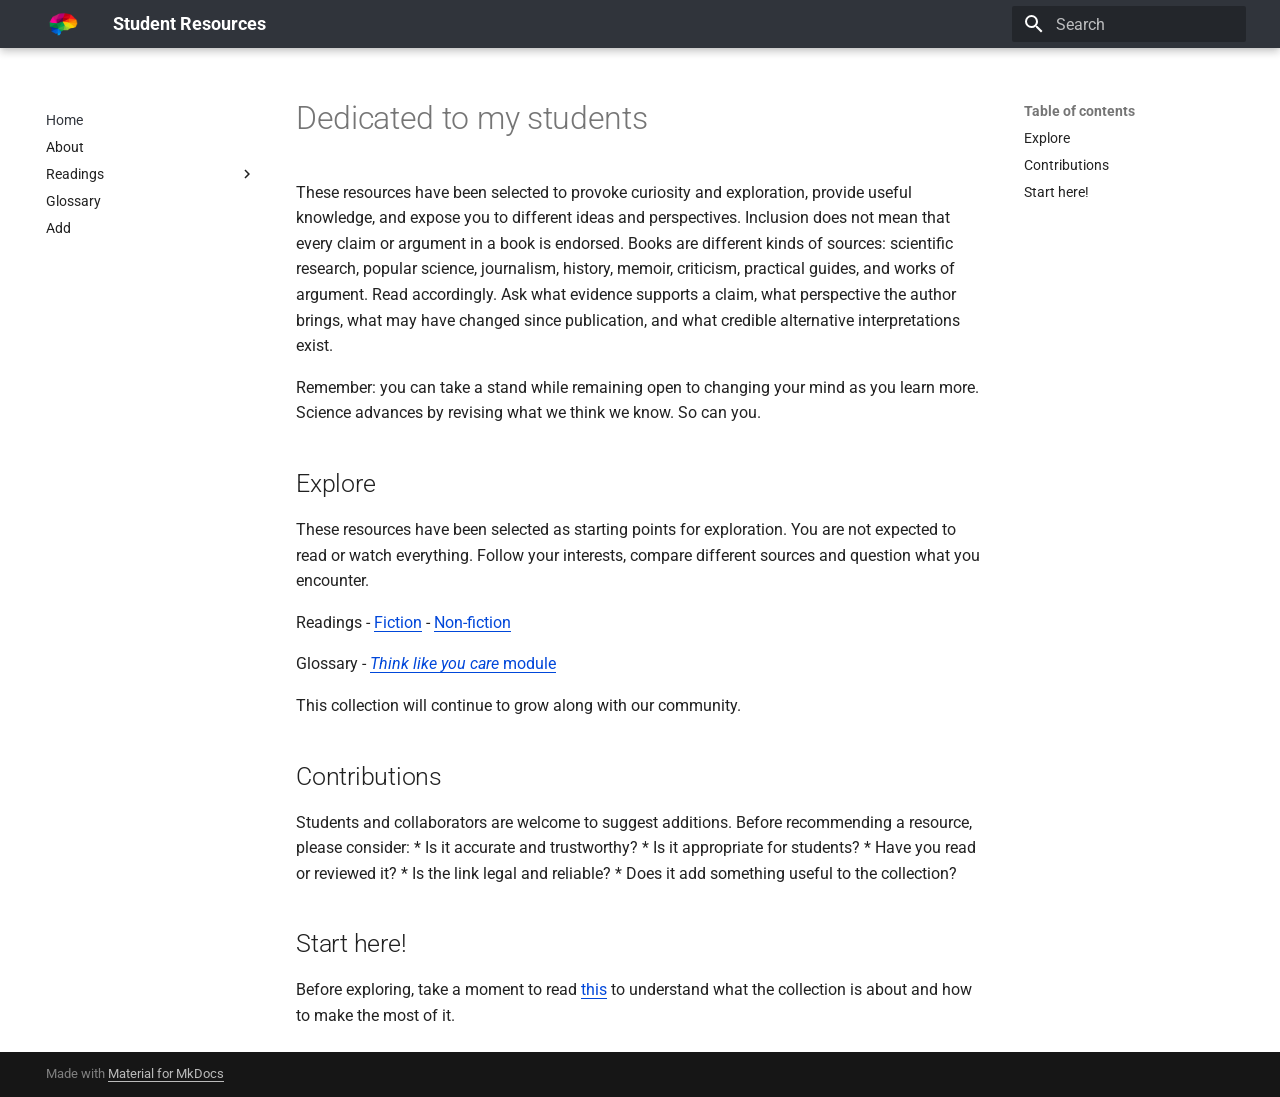
<file: index.html>
<!doctype html>
<html lang="en" class="no-js">
  <head>
    
      <meta charset="utf-8">
      <meta name="viewport" content="width=device-width,initial-scale=1">
      
        <meta name="description" content="Stay curious. Keep learning.">
      
      
        <meta name="author" content="cmr">
      
      
        <link rel="canonical" href="https://cr-1.github.io/student-resources-site/">
      
      
      
        <link rel="next" href="about/">
      
      
        
      
      
      <link rel="icon" href="assets/logo_cmr.png">
      <meta name="generator" content="mkdocs-1.6.1, mkdocs-material-9.8.0">
    
    
      
        <title>Resource Collection - Student Resources</title>
      
    
    
      <link rel="stylesheet" href="assets/stylesheets/main.57a0d79d.min.css">
      
        
        <link rel="stylesheet" href="assets/stylesheets/palette.fb2fffe2.min.css">
      
      


    
    
      
    
    
      
        
        
        <link rel="preconnect" href="https://fonts.gstatic.com" crossorigin>
        <link rel="stylesheet" href="https://fonts.googleapis.com/css?family=Roboto:300,300i,400,400i,700,700i%7CRoboto+Mono:400,400i,700,700i&display=fallback">
        <style>:root{--md-text-font:"Roboto";--md-code-font:"Roboto Mono"}</style>
      
    
    
      <link rel="stylesheet" href="assets/extra.css">
    
    <script>__md_scope=new URL(".",location),__md_hash=e=>[...e].reduce(((e,_)=>(e<<5)-e+_.charCodeAt(0)),0),__md_get=(e,_=localStorage,t=__md_scope)=>JSON.parse(_.getItem(t.pathname+"."+e)),__md_set=(e,_,t=localStorage,a=__md_scope)=>{try{t.setItem(a.pathname+"."+e,JSON.stringify(_))}catch(e){}}</script>
    
      

    
    
  
  
    <meta property="og:title" content="Curious Community | Resource Collection">
    <meta property="og:description" content="Stay curious. Keep learning.">
    <meta property="og:image" content="https://cr-1.github.io/student-resources-site/assets/social-preview.jpg">
    <meta property="og:url" content="https://cr-1.github.io/student-resources-site/">
    <meta name="twitter:card" content="summary_large_image">
  

  </head>
  
  
    
    
    
    
    
    <body dir="ltr" data-md-color-scheme="default" data-md-color-primary="sage" data-md-color-accent="grey">
  
    
    <input class="md-toggle" data-md-toggle="drawer" type="checkbox" id="__drawer" autocomplete="off">
    <input class="md-toggle" data-md-toggle="search" type="checkbox" id="__search" autocomplete="off">
    <label class="md-overlay" for="__drawer"></label>
    <div data-md-component="skip">
      
        
        <a href="#dedicated-to-my-students" class="md-skip">
          Skip to content
        </a>
      
    </div>
    <div data-md-component="announce">
      
    </div>
    
    
      

  

<header class="md-header md-header--shadow" data-md-component="header">
  <nav class="md-header__inner md-grid" aria-label="Header">
    <a href="." title="Student Resources" class="md-header__button md-logo" aria-label="Student Resources" data-md-component="logo">
      
  <img src="assets/logo_cmr.png" alt="logo">

    </a>
    <label class="md-header__button md-icon" for="__drawer">
      
      <svg xmlns="http://www.w3.org/2000/svg" viewBox="0 0 24 24"><path d="M3 6h18v2H3zm0 5h18v2H3zm0 5h18v2H3z"/></svg>
    </label>
    <div class="md-header__title" data-md-component="header-title">
      <div class="md-header__ellipsis">
        <div class="md-header__topic">
          <span class="md-ellipsis">
            Student Resources
          </span>
        </div>
        <div class="md-header__topic" data-md-component="header-topic">
          <span class="md-ellipsis">
            
              Resource Collection
            
          </span>
        </div>
      </div>
    </div>
    
      
    
    
    
    
      
      
        <label class="md-header__button md-icon" for="__search">
          
          <svg xmlns="http://www.w3.org/2000/svg" viewBox="0 0 24 24"><path d="M9.5 3A6.5 6.5 0 0 1 16 9.5c0 1.61-.59 3.09-1.56 4.23l.27.27h.79l5 5-1.5 1.5-5-5v-.79l-.27-.27A6.52 6.52 0 0 1 9.5 16 6.5 6.5 0 0 1 3 9.5 6.5 6.5 0 0 1 9.5 3m0 2C7 5 5 7 5 9.5S7 14 9.5 14 14 12 14 9.5 12 5 9.5 5"/></svg>
        </label>
        <div class="md-search" data-md-component="search" role="dialog">
  <label class="md-search__overlay" for="__search"></label>
  <div class="md-search__inner" role="search">
    <form class="md-search__form" name="search">
      <input type="text" class="md-search__input" name="query" aria-label="Search" placeholder="Search" autocapitalize="off" autocorrect="off" autocomplete="off" spellcheck="false" data-md-component="search-query" required>
      <label class="md-search__icon md-icon" for="__search">
        
        <svg xmlns="http://www.w3.org/2000/svg" viewBox="0 0 24 24"><path d="M9.5 3A6.5 6.5 0 0 1 16 9.5c0 1.61-.59 3.09-1.56 4.23l.27.27h.79l5 5-1.5 1.5-5-5v-.79l-.27-.27A6.52 6.52 0 0 1 9.5 16 6.5 6.5 0 0 1 3 9.5 6.5 6.5 0 0 1 9.5 3m0 2C7 5 5 7 5 9.5S7 14 9.5 14 14 12 14 9.5 12 5 9.5 5"/></svg>
        
        <svg xmlns="http://www.w3.org/2000/svg" viewBox="0 0 24 24"><path d="M20 11v2H8l5.5 5.5-1.42 1.42L4.16 12l7.92-7.92L13.5 5.5 8 11z"/></svg>
      </label>
      <nav class="md-search__options" aria-label="Search">
        
        <button type="reset" class="md-search__icon md-icon" title="Clear" aria-label="Clear" tabindex="-1">
          
          <svg xmlns="http://www.w3.org/2000/svg" viewBox="0 0 24 24"><path d="M19 6.41 17.59 5 12 10.59 6.41 5 5 6.41 10.59 12 5 17.59 6.41 19 12 13.41 17.59 19 19 17.59 13.41 12z"/></svg>
        </button>
      </nav>
      
    </form>
    <div class="md-search__output">
      <div class="md-search__scrollwrap" tabindex="0" data-md-scrollfix>
        <div class="md-search-result" data-md-component="search-result">
          <div class="md-search-result__meta">
            Initializing search
          </div>
          <ol class="md-search-result__list" role="presentation"></ol>
        </div>
      </div>
    </div>
  </div>
</div>
      
    
    
  </nav>
  
</header>
    
    <div class="md-container" data-md-component="container">
      
      
        
          
        
      
      <main class="md-main" data-md-component="main">
        <div class="md-main__inner md-grid">
          
            
              
              <div class="md-sidebar md-sidebar--primary" data-md-component="sidebar" data-md-type="navigation" >
                <div class="md-sidebar__scrollwrap">
                  <div class="md-sidebar__inner">
                    



<nav class="md-nav md-nav--primary" aria-label="Navigation" data-md-level="0">
  <label class="md-nav__title" for="__drawer">
    <a href="." title="Student Resources" class="md-nav__button md-logo" aria-label="Student Resources" data-md-component="logo">
      
  <img src="assets/logo_cmr.png" alt="logo">

    </a>
    Student Resources
  </label>
  
  <ul class="md-nav__list" data-md-scrollfix>
    
      
      
  
  
    
  
  
  
    <li class="md-nav__item md-nav__item--active">
      
      <input class="md-nav__toggle md-toggle" type="checkbox" id="__toc">
      
      
        
      
      
        <label class="md-nav__link md-nav__link--active" for="__toc">
          
  
  
  <span class="md-ellipsis">
    
  
    Home
  

    
  </span>
  
  

          <span class="md-nav__icon md-icon"></span>
        </label>
      
      <a href="." class="md-nav__link md-nav__link--active">
        
  
  
  <span class="md-ellipsis">
    
  
    Home
  

    
  </span>
  
  

      </a>
      
        

<nav class="md-nav md-nav--secondary" aria-label="Table of contents">
  
  
  
    
  
  
    <label class="md-nav__title" for="__toc">
      <span class="md-nav__icon md-icon"></span>
      Table of contents
    </label>
    <ul class="md-nav__list" data-md-component="toc" data-md-scrollfix>
      
        <li class="md-nav__item">
  <a href="#explore" class="md-nav__link">
    <span class="md-ellipsis">
      
        Explore
      
    </span>
  </a>
  
</li>
      
        <li class="md-nav__item">
  <a href="#contributions" class="md-nav__link">
    <span class="md-ellipsis">
      
        Contributions
      
    </span>
  </a>
  
</li>
      
        <li class="md-nav__item">
  <a href="#start-here" class="md-nav__link">
    <span class="md-ellipsis">
      
        Start here!
      
    </span>
  </a>
  
</li>
      
    </ul>
  
</nav>
      
    </li>
  

    
      
      
  
  
  
  
    <li class="md-nav__item">
      <a href="about/" class="md-nav__link">
        
  
  
  <span class="md-ellipsis">
    
  
    About
  

    
  </span>
  
  

      </a>
    </li>
  

    
      
      
  
  
  
  
    
    
    
    
    
    <li class="md-nav__item md-nav__item--nested">
      
        
        
        <input class="md-nav__toggle md-toggle " type="checkbox" id="__nav_3" >
        
          
          <label class="md-nav__link" for="__nav_3" id="__nav_3_label" tabindex="0">
            
  
  
  <span class="md-ellipsis">
    
  
    Readings
  

    
  </span>
  
  

            <span class="md-nav__icon md-icon"></span>
          </label>
        
        <nav class="md-nav" data-md-level="1" aria-labelledby="__nav_3_label" aria-expanded="false">
          <label class="md-nav__title" for="__nav_3">
            <span class="md-nav__icon md-icon"></span>
            
  
    Readings
  

          </label>
          <ul class="md-nav__list" data-md-scrollfix>
            
              
                
  
  
  
  
    <li class="md-nav__item">
      <a href="readings/" class="md-nav__link">
        
  
  
  <span class="md-ellipsis">
    
  
    Overview
  

    
  </span>
  
  

      </a>
    </li>
  

              
            
              
                
  
  
  
  
    <li class="md-nav__item">
      <a href="Fiction/" class="md-nav__link">
        
  
  
  <span class="md-ellipsis">
    
  
    Fiction
  

    
  </span>
  
  

      </a>
    </li>
  

              
            
              
                
  
  
  
  
    <li class="md-nav__item">
      <a href="Non-fiction/" class="md-nav__link">
        
  
  
  <span class="md-ellipsis">
    
  
    Non-Fiction
  

    
  </span>
  
  

      </a>
    </li>
  

              
            
          </ul>
        </nav>
      
    </li>
  

    
      
      
  
  
  
  
    <li class="md-nav__item">
      <a href="glossary/" class="md-nav__link">
        
  
  
  <span class="md-ellipsis">
    
  
    Glossary
  

    
  </span>
  
  

      </a>
    </li>
  

    
      
      
  
  
  
  
    <li class="md-nav__item">
      <a href="contributing/" class="md-nav__link">
        
  
  
  <span class="md-ellipsis">
    
  
    Add
  

    
  </span>
  
  

      </a>
    </li>
  

    
  </ul>
</nav>
                  </div>
                </div>
              </div>
            
            
              
              <div class="md-sidebar md-sidebar--secondary" data-md-component="sidebar" data-md-type="toc" >
                <div class="md-sidebar__scrollwrap">
                  <div class="md-sidebar__inner">
                    

<nav class="md-nav md-nav--secondary" aria-label="Table of contents">
  
  
  
    
  
  
    <label class="md-nav__title" for="__toc">
      <span class="md-nav__icon md-icon"></span>
      Table of contents
    </label>
    <ul class="md-nav__list" data-md-component="toc" data-md-scrollfix>
      
        <li class="md-nav__item">
  <a href="#explore" class="md-nav__link">
    <span class="md-ellipsis">
      
        Explore
      
    </span>
  </a>
  
</li>
      
        <li class="md-nav__item">
  <a href="#contributions" class="md-nav__link">
    <span class="md-ellipsis">
      
        Contributions
      
    </span>
  </a>
  
</li>
      
        <li class="md-nav__item">
  <a href="#start-here" class="md-nav__link">
    <span class="md-ellipsis">
      
        Start here!
      
    </span>
  </a>
  
</li>
      
    </ul>
  
</nav>
                  </div>
                </div>
              </div>
            
          
          
            <div class="md-content" data-md-component="content">
              
              <article class="md-content__inner md-typeset">
                
                  



<h1 id="dedicated-to-my-students">Dedicated to my students</h1>
<p>These resources have been selected to provoke curiosity and exploration, provide useful knowledge, and expose you to different ideas and perspectives. Inclusion does not mean that every claim or argument in a book is endorsed.
Books are different kinds of sources: scientific research, popular science, journalism, history, memoir, criticism, practical guides, and works of argument. Read accordingly.
Ask what evidence supports a claim, what perspective the author brings, what may have changed since publication, and what credible alternative interpretations exist.</p>
<p>Remember: you can take a stand while remaining open to changing your mind as you learn more. Science advances by revising what we think we know. So can you.</p>
<h2 id="explore">Explore</h2>
<p>These resources have been selected as starting points for exploration. You are not expected to read or watch everything. Follow your interests, compare different sources and question what you encounter.</p>
<p>Readings
- <a href="Fiction/">Fiction</a>
- <a href="Non-fiction/">Non-fiction</a></p>
<p>Glossary
- <a href="glossary/"><em>Think like you care</em> module</a></p>
<p>This collection will continue to grow along with our community.</p>
<h2 id="contributions">Contributions</h2>
<p>Students and collaborators are welcome to suggest additions.
Before recommending a resource, please consider:
* Is it accurate and trustworthy?
* Is it appropriate for students?
* Have you read or reviewed it?
* Is the link legal and reliable?
* Does it add something useful to the collection?</p>
<h2 id="start-here">Start here!</h2>
<p>Before exploring, take a moment to read <a href="about/">this</a> to understand what the collection is about and how to make the most of it.</p>







  
  






                
              </article>
            </div>
          
          
<script>var target=document.getElementById(location.hash.slice(1));target&&target.name&&(target.checked=target.name.startsWith("__tabbed_"))</script>
        </div>
        
      </main>
      
        <footer class="md-footer">
  
  <div class="md-footer-meta md-typeset">
    <div class="md-footer-meta__inner md-grid">
      <div class="md-copyright">
  
  
    Made with
    <a href="https://squidfunk.github.io/mkdocs-material/" target="_blank" rel="noopener">
      Material for MkDocs
    </a>
  
</div>
      
    </div>
  </div>
</footer>
      
    </div>
    <div class="md-dialog" data-md-component="dialog">
      <div class="md-dialog__inner md-typeset"></div>
    </div>
    
    
    
      
      
      <script id="__config" type="application/json">{"annotate": null, "base": ".", "features": [], "search": "assets/javascripts/workers/search.a7633da7.min.js", "tags": null, "translations": {"clipboard.copied": "Copied to clipboard", "clipboard.copy": "Copy to clipboard", "search.result.more.one": "1 more on this page", "search.result.more.other": "# more on this page", "search.result.none": "No matching documents", "search.result.one": "1 matching document", "search.result.other": "# matching documents", "search.result.placeholder": "Type to start searching", "search.result.term.missing": "Missing", "select.version": "Select version"}, "version": null}</script>
    
    
      <script src="assets/javascripts/bundle.c21346df.min.js"></script>
      
    
  </body>
</html>
</file>
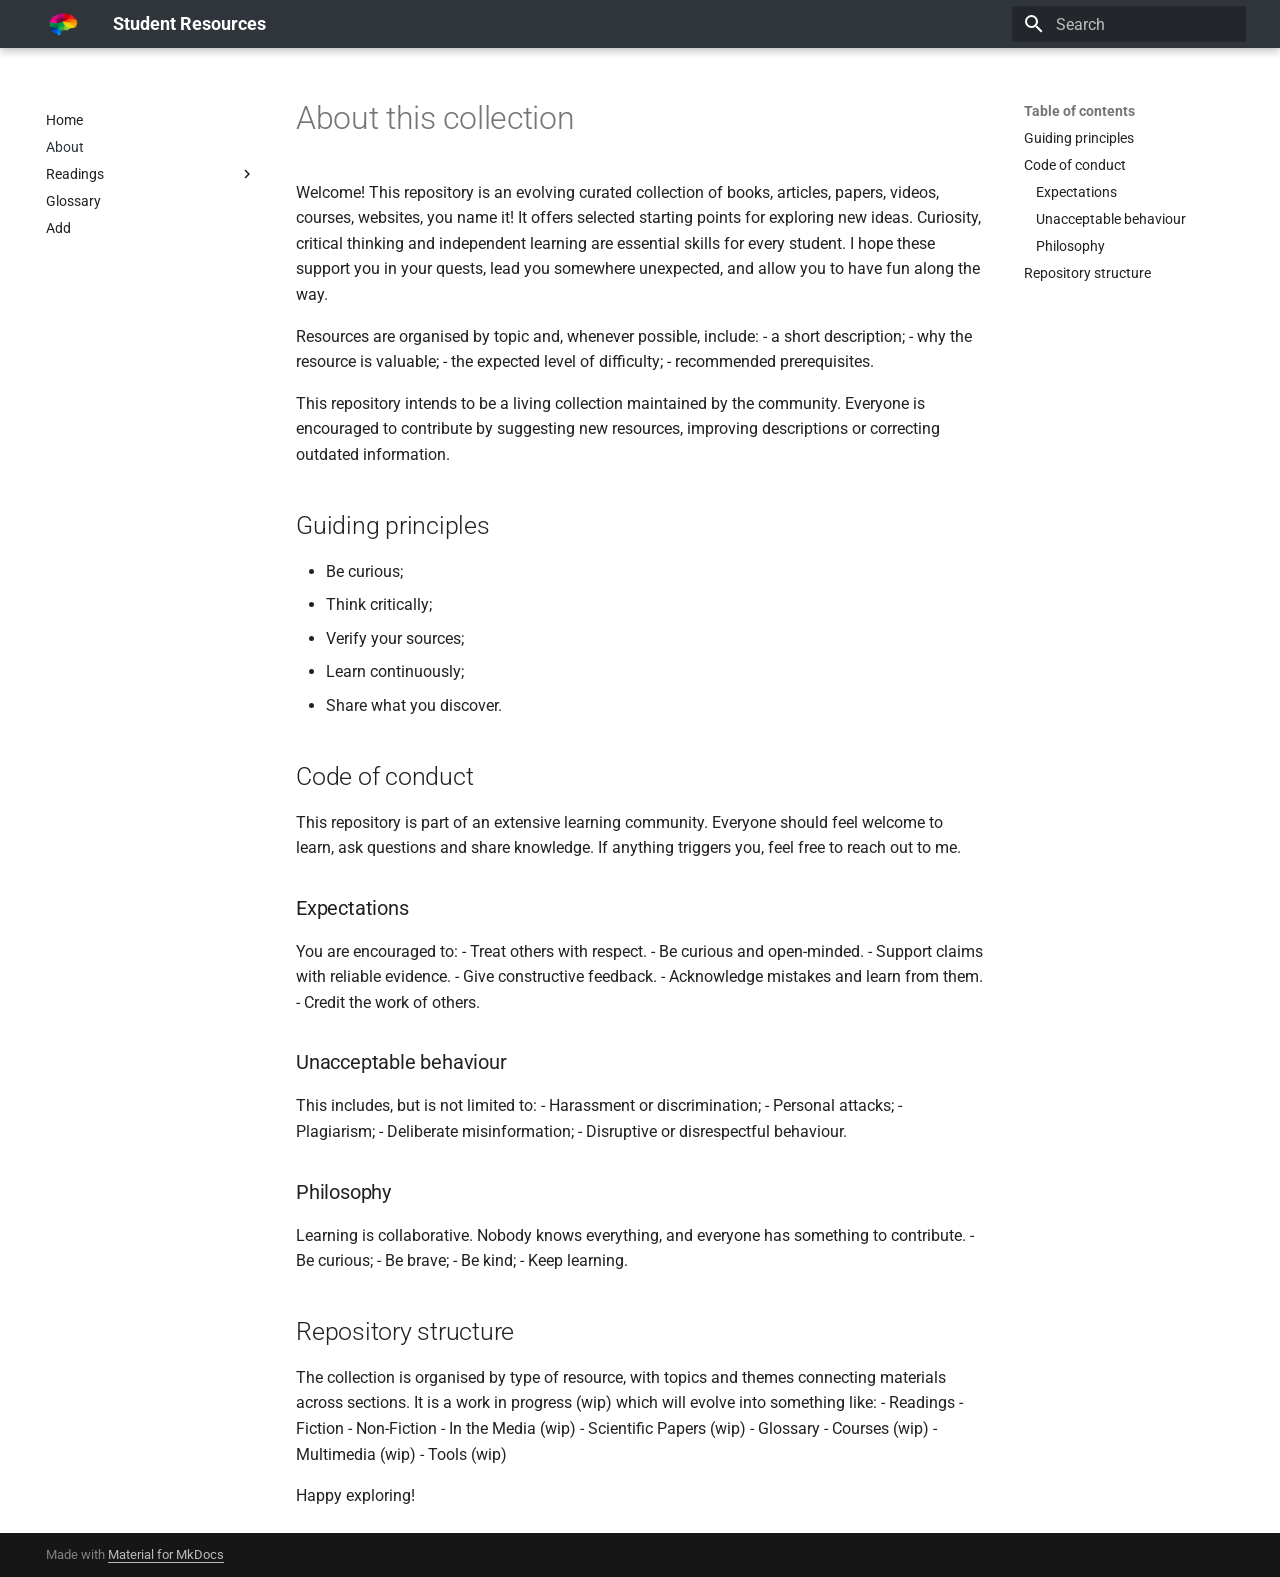
<file: about/index.html>
<!doctype html>
<html lang="en" class="no-js">
  <head>
    
      <meta charset="utf-8">
      <meta name="viewport" content="width=device-width,initial-scale=1">
      
        <meta name="description" content="A curated collection of resources supporting curiosity, critical thinking and independent learning.">
      
      
        <meta name="author" content="cmr">
      
      
        <link rel="canonical" href="https://cr-1.github.io/student-resources-site/about/">
      
      
        <link rel="prev" href="..">
      
      
        <link rel="next" href="../readings/">
      
      
        
      
      
      <link rel="icon" href="../assets/logo_cmr.png">
      <meta name="generator" content="mkdocs-1.6.1, mkdocs-material-9.8.0">
    
    
      
        <title>About - Student Resources</title>
      
    
    
      <link rel="stylesheet" href="../assets/stylesheets/main.57a0d79d.min.css">
      
        
        <link rel="stylesheet" href="../assets/stylesheets/palette.fb2fffe2.min.css">
      
      


    
    
      
    
    
      
        
        
        <link rel="preconnect" href="https://fonts.gstatic.com" crossorigin>
        <link rel="stylesheet" href="https://fonts.googleapis.com/css?family=Roboto:300,300i,400,400i,700,700i%7CRoboto+Mono:400,400i,700,700i&display=fallback">
        <style>:root{--md-text-font:"Roboto";--md-code-font:"Roboto Mono"}</style>
      
    
    
      <link rel="stylesheet" href="../assets/extra.css">
    
    <script>__md_scope=new URL("..",location),__md_hash=e=>[...e].reduce(((e,_)=>(e<<5)-e+_.charCodeAt(0)),0),__md_get=(e,_=localStorage,t=__md_scope)=>JSON.parse(_.getItem(t.pathname+"."+e)),__md_set=(e,_,t=localStorage,a=__md_scope)=>{try{t.setItem(a.pathname+"."+e,JSON.stringify(_))}catch(e){}}</script>
    
      

    
    
  
  

  </head>
  
  
    
    
    
    
    
    <body dir="ltr" data-md-color-scheme="default" data-md-color-primary="sage" data-md-color-accent="grey">
  
    
    <input class="md-toggle" data-md-toggle="drawer" type="checkbox" id="__drawer" autocomplete="off">
    <input class="md-toggle" data-md-toggle="search" type="checkbox" id="__search" autocomplete="off">
    <label class="md-overlay" for="__drawer"></label>
    <div data-md-component="skip">
      
        
        <a href="#about-this-collection" class="md-skip">
          Skip to content
        </a>
      
    </div>
    <div data-md-component="announce">
      
    </div>
    
    
      

  

<header class="md-header md-header--shadow" data-md-component="header">
  <nav class="md-header__inner md-grid" aria-label="Header">
    <a href=".." title="Student Resources" class="md-header__button md-logo" aria-label="Student Resources" data-md-component="logo">
      
  <img src="../assets/logo_cmr.png" alt="logo">

    </a>
    <label class="md-header__button md-icon" for="__drawer">
      
      <svg xmlns="http://www.w3.org/2000/svg" viewBox="0 0 24 24"><path d="M3 6h18v2H3zm0 5h18v2H3zm0 5h18v2H3z"/></svg>
    </label>
    <div class="md-header__title" data-md-component="header-title">
      <div class="md-header__ellipsis">
        <div class="md-header__topic">
          <span class="md-ellipsis">
            Student Resources
          </span>
        </div>
        <div class="md-header__topic" data-md-component="header-topic">
          <span class="md-ellipsis">
            
              About
            
          </span>
        </div>
      </div>
    </div>
    
      
    
    
    
    
      
      
        <label class="md-header__button md-icon" for="__search">
          
          <svg xmlns="http://www.w3.org/2000/svg" viewBox="0 0 24 24"><path d="M9.5 3A6.5 6.5 0 0 1 16 9.5c0 1.61-.59 3.09-1.56 4.23l.27.27h.79l5 5-1.5 1.5-5-5v-.79l-.27-.27A6.52 6.52 0 0 1 9.5 16 6.5 6.5 0 0 1 3 9.5 6.5 6.5 0 0 1 9.5 3m0 2C7 5 5 7 5 9.5S7 14 9.5 14 14 12 14 9.5 12 5 9.5 5"/></svg>
        </label>
        <div class="md-search" data-md-component="search" role="dialog">
  <label class="md-search__overlay" for="__search"></label>
  <div class="md-search__inner" role="search">
    <form class="md-search__form" name="search">
      <input type="text" class="md-search__input" name="query" aria-label="Search" placeholder="Search" autocapitalize="off" autocorrect="off" autocomplete="off" spellcheck="false" data-md-component="search-query" required>
      <label class="md-search__icon md-icon" for="__search">
        
        <svg xmlns="http://www.w3.org/2000/svg" viewBox="0 0 24 24"><path d="M9.5 3A6.5 6.5 0 0 1 16 9.5c0 1.61-.59 3.09-1.56 4.23l.27.27h.79l5 5-1.5 1.5-5-5v-.79l-.27-.27A6.52 6.52 0 0 1 9.5 16 6.5 6.5 0 0 1 3 9.5 6.5 6.5 0 0 1 9.5 3m0 2C7 5 5 7 5 9.5S7 14 9.5 14 14 12 14 9.5 12 5 9.5 5"/></svg>
        
        <svg xmlns="http://www.w3.org/2000/svg" viewBox="0 0 24 24"><path d="M20 11v2H8l5.5 5.5-1.42 1.42L4.16 12l7.92-7.92L13.5 5.5 8 11z"/></svg>
      </label>
      <nav class="md-search__options" aria-label="Search">
        
        <button type="reset" class="md-search__icon md-icon" title="Clear" aria-label="Clear" tabindex="-1">
          
          <svg xmlns="http://www.w3.org/2000/svg" viewBox="0 0 24 24"><path d="M19 6.41 17.59 5 12 10.59 6.41 5 5 6.41 10.59 12 5 17.59 6.41 19 12 13.41 17.59 19 19 17.59 13.41 12z"/></svg>
        </button>
      </nav>
      
    </form>
    <div class="md-search__output">
      <div class="md-search__scrollwrap" tabindex="0" data-md-scrollfix>
        <div class="md-search-result" data-md-component="search-result">
          <div class="md-search-result__meta">
            Initializing search
          </div>
          <ol class="md-search-result__list" role="presentation"></ol>
        </div>
      </div>
    </div>
  </div>
</div>
      
    
    
  </nav>
  
</header>
    
    <div class="md-container" data-md-component="container">
      
      
        
          
        
      
      <main class="md-main" data-md-component="main">
        <div class="md-main__inner md-grid">
          
            
              
              <div class="md-sidebar md-sidebar--primary" data-md-component="sidebar" data-md-type="navigation" >
                <div class="md-sidebar__scrollwrap">
                  <div class="md-sidebar__inner">
                    



<nav class="md-nav md-nav--primary" aria-label="Navigation" data-md-level="0">
  <label class="md-nav__title" for="__drawer">
    <a href=".." title="Student Resources" class="md-nav__button md-logo" aria-label="Student Resources" data-md-component="logo">
      
  <img src="../assets/logo_cmr.png" alt="logo">

    </a>
    Student Resources
  </label>
  
  <ul class="md-nav__list" data-md-scrollfix>
    
      
      
  
  
  
  
    <li class="md-nav__item">
      <a href=".." class="md-nav__link">
        
  
  
  <span class="md-ellipsis">
    
  
    Home
  

    
  </span>
  
  

      </a>
    </li>
  

    
      
      
  
  
    
  
  
  
    <li class="md-nav__item md-nav__item--active">
      
      <input class="md-nav__toggle md-toggle" type="checkbox" id="__toc">
      
      
        
      
      
        <label class="md-nav__link md-nav__link--active" for="__toc">
          
  
  
  <span class="md-ellipsis">
    
  
    About
  

    
  </span>
  
  

          <span class="md-nav__icon md-icon"></span>
        </label>
      
      <a href="./" class="md-nav__link md-nav__link--active">
        
  
  
  <span class="md-ellipsis">
    
  
    About
  

    
  </span>
  
  

      </a>
      
        

<nav class="md-nav md-nav--secondary" aria-label="Table of contents">
  
  
  
    
  
  
    <label class="md-nav__title" for="__toc">
      <span class="md-nav__icon md-icon"></span>
      Table of contents
    </label>
    <ul class="md-nav__list" data-md-component="toc" data-md-scrollfix>
      
        <li class="md-nav__item">
  <a href="#guiding-principles" class="md-nav__link">
    <span class="md-ellipsis">
      
        Guiding principles
      
    </span>
  </a>
  
</li>
      
        <li class="md-nav__item">
  <a href="#code-of-conduct" class="md-nav__link">
    <span class="md-ellipsis">
      
        Code of conduct
      
    </span>
  </a>
  
    <nav class="md-nav" aria-label="Code of conduct">
      <ul class="md-nav__list">
        
          <li class="md-nav__item">
  <a href="#expectations" class="md-nav__link">
    <span class="md-ellipsis">
      
        Expectations
      
    </span>
  </a>
  
</li>
        
          <li class="md-nav__item">
  <a href="#unacceptable-behaviour" class="md-nav__link">
    <span class="md-ellipsis">
      
        Unacceptable behaviour
      
    </span>
  </a>
  
</li>
        
          <li class="md-nav__item">
  <a href="#philosophy" class="md-nav__link">
    <span class="md-ellipsis">
      
        Philosophy
      
    </span>
  </a>
  
</li>
        
      </ul>
    </nav>
  
</li>
      
        <li class="md-nav__item">
  <a href="#repository-structure" class="md-nav__link">
    <span class="md-ellipsis">
      
        Repository structure
      
    </span>
  </a>
  
</li>
      
    </ul>
  
</nav>
      
    </li>
  

    
      
      
  
  
  
  
    
    
    
    
    
    <li class="md-nav__item md-nav__item--nested">
      
        
        
        <input class="md-nav__toggle md-toggle " type="checkbox" id="__nav_3" >
        
          
          <label class="md-nav__link" for="__nav_3" id="__nav_3_label" tabindex="0">
            
  
  
  <span class="md-ellipsis">
    
  
    Readings
  

    
  </span>
  
  

            <span class="md-nav__icon md-icon"></span>
          </label>
        
        <nav class="md-nav" data-md-level="1" aria-labelledby="__nav_3_label" aria-expanded="false">
          <label class="md-nav__title" for="__nav_3">
            <span class="md-nav__icon md-icon"></span>
            
  
    Readings
  

          </label>
          <ul class="md-nav__list" data-md-scrollfix>
            
              
                
  
  
  
  
    <li class="md-nav__item">
      <a href="../readings/" class="md-nav__link">
        
  
  
  <span class="md-ellipsis">
    
  
    Overview
  

    
  </span>
  
  

      </a>
    </li>
  

              
            
              
                
  
  
  
  
    <li class="md-nav__item">
      <a href="../Fiction/" class="md-nav__link">
        
  
  
  <span class="md-ellipsis">
    
  
    Fiction
  

    
  </span>
  
  

      </a>
    </li>
  

              
            
              
                
  
  
  
  
    <li class="md-nav__item">
      <a href="../Non-fiction/" class="md-nav__link">
        
  
  
  <span class="md-ellipsis">
    
  
    Non-Fiction
  

    
  </span>
  
  

      </a>
    </li>
  

              
            
          </ul>
        </nav>
      
    </li>
  

    
      
      
  
  
  
  
    <li class="md-nav__item">
      <a href="../glossary/" class="md-nav__link">
        
  
  
  <span class="md-ellipsis">
    
  
    Glossary
  

    
  </span>
  
  

      </a>
    </li>
  

    
      
      
  
  
  
  
    <li class="md-nav__item">
      <a href="../contributing/" class="md-nav__link">
        
  
  
  <span class="md-ellipsis">
    
  
    Add
  

    
  </span>
  
  

      </a>
    </li>
  

    
  </ul>
</nav>
                  </div>
                </div>
              </div>
            
            
              
              <div class="md-sidebar md-sidebar--secondary" data-md-component="sidebar" data-md-type="toc" >
                <div class="md-sidebar__scrollwrap">
                  <div class="md-sidebar__inner">
                    

<nav class="md-nav md-nav--secondary" aria-label="Table of contents">
  
  
  
    
  
  
    <label class="md-nav__title" for="__toc">
      <span class="md-nav__icon md-icon"></span>
      Table of contents
    </label>
    <ul class="md-nav__list" data-md-component="toc" data-md-scrollfix>
      
        <li class="md-nav__item">
  <a href="#guiding-principles" class="md-nav__link">
    <span class="md-ellipsis">
      
        Guiding principles
      
    </span>
  </a>
  
</li>
      
        <li class="md-nav__item">
  <a href="#code-of-conduct" class="md-nav__link">
    <span class="md-ellipsis">
      
        Code of conduct
      
    </span>
  </a>
  
    <nav class="md-nav" aria-label="Code of conduct">
      <ul class="md-nav__list">
        
          <li class="md-nav__item">
  <a href="#expectations" class="md-nav__link">
    <span class="md-ellipsis">
      
        Expectations
      
    </span>
  </a>
  
</li>
        
          <li class="md-nav__item">
  <a href="#unacceptable-behaviour" class="md-nav__link">
    <span class="md-ellipsis">
      
        Unacceptable behaviour
      
    </span>
  </a>
  
</li>
        
          <li class="md-nav__item">
  <a href="#philosophy" class="md-nav__link">
    <span class="md-ellipsis">
      
        Philosophy
      
    </span>
  </a>
  
</li>
        
      </ul>
    </nav>
  
</li>
      
        <li class="md-nav__item">
  <a href="#repository-structure" class="md-nav__link">
    <span class="md-ellipsis">
      
        Repository structure
      
    </span>
  </a>
  
</li>
      
    </ul>
  
</nav>
                  </div>
                </div>
              </div>
            
          
          
            <div class="md-content" data-md-component="content">
              
              <article class="md-content__inner md-typeset">
                
                  



<h1 id="about-this-collection">About this collection</h1>
<p>Welcome!
This repository is an evolving curated collection of books, articles, papers, videos, courses, websites, you name it! It offers selected starting points for exploring new ideas. 
Curiosity, critical thinking and independent learning are essential skills for every student. I hope these support you in your quests, lead you somewhere unexpected, and allow you to have fun along the way.</p>
<p>Resources are organised by topic and, whenever possible, include:
- a short description;
- why the resource is valuable;
- the expected level of difficulty;
- recommended prerequisites.</p>
<p>This repository intends to be a living collection maintained by the community. Everyone is encouraged to contribute by suggesting new resources, improving descriptions or correcting outdated information.</p>
<h2 id="guiding-principles">Guiding principles</h2>
<ul>
<li>Be curious;</li>
<li>Think critically;</li>
<li>Verify your sources;</li>
<li>Learn continuously;</li>
<li>Share what you discover.</li>
</ul>
<h2 id="code-of-conduct">Code of conduct</h2>
<p>This repository is part of an extensive learning community. Everyone should feel welcome to learn, ask questions and share knowledge. If anything triggers you, feel free to reach out to me.</p>
<h3 id="expectations">Expectations</h3>
<p>You are encouraged to:
- Treat others with respect.
- Be curious and open-minded.
- Support claims with reliable evidence.
- Give constructive feedback.
- Acknowledge mistakes and learn from them.
- Credit the work of others.</p>
<h3 id="unacceptable-behaviour">Unacceptable behaviour</h3>
<p>This includes, but is not limited to:
- Harassment or discrimination;
- Personal attacks;
- Plagiarism;
- Deliberate misinformation;
- Disruptive or disrespectful behaviour.</p>
<h3 id="philosophy">Philosophy</h3>
<p>Learning is collaborative. Nobody knows everything, and everyone has something to contribute.
- Be curious;
- Be brave;
- Be kind;
- Keep learning.</p>
<h2 id="repository-structure">Repository structure</h2>
<p>The collection is organised by type of resource, with topics and themes connecting materials across sections. It is a work in progress (wip) which will evolve into something like:
- Readings 
  - Fiction
  - Non-Fiction
  - In the Media (wip)
  - Scientific Papers (wip)
- Glossary
- Courses (wip)
- Multimedia (wip)
- Tools (wip)</p>
<p>Happy exploring!</p>












                
              </article>
            </div>
          
          
<script>var target=document.getElementById(location.hash.slice(1));target&&target.name&&(target.checked=target.name.startsWith("__tabbed_"))</script>
        </div>
        
      </main>
      
        <footer class="md-footer">
  
  <div class="md-footer-meta md-typeset">
    <div class="md-footer-meta__inner md-grid">
      <div class="md-copyright">
  
  
    Made with
    <a href="https://squidfunk.github.io/mkdocs-material/" target="_blank" rel="noopener">
      Material for MkDocs
    </a>
  
</div>
      
    </div>
  </div>
</footer>
      
    </div>
    <div class="md-dialog" data-md-component="dialog">
      <div class="md-dialog__inner md-typeset"></div>
    </div>
    
    
    
      
      
      <script id="__config" type="application/json">{"annotate": null, "base": "..", "features": [], "search": "../assets/javascripts/workers/search.a7633da7.min.js", "tags": null, "translations": {"clipboard.copied": "Copied to clipboard", "clipboard.copy": "Copy to clipboard", "search.result.more.one": "1 more on this page", "search.result.more.other": "# more on this page", "search.result.none": "No matching documents", "search.result.one": "1 matching document", "search.result.other": "# matching documents", "search.result.placeholder": "Type to start searching", "search.result.term.missing": "Missing", "select.version": "Select version"}, "version": null}</script>
    
    
      <script src="../assets/javascripts/bundle.c21346df.min.js"></script>
      
    
  </body>
</html>
</file>
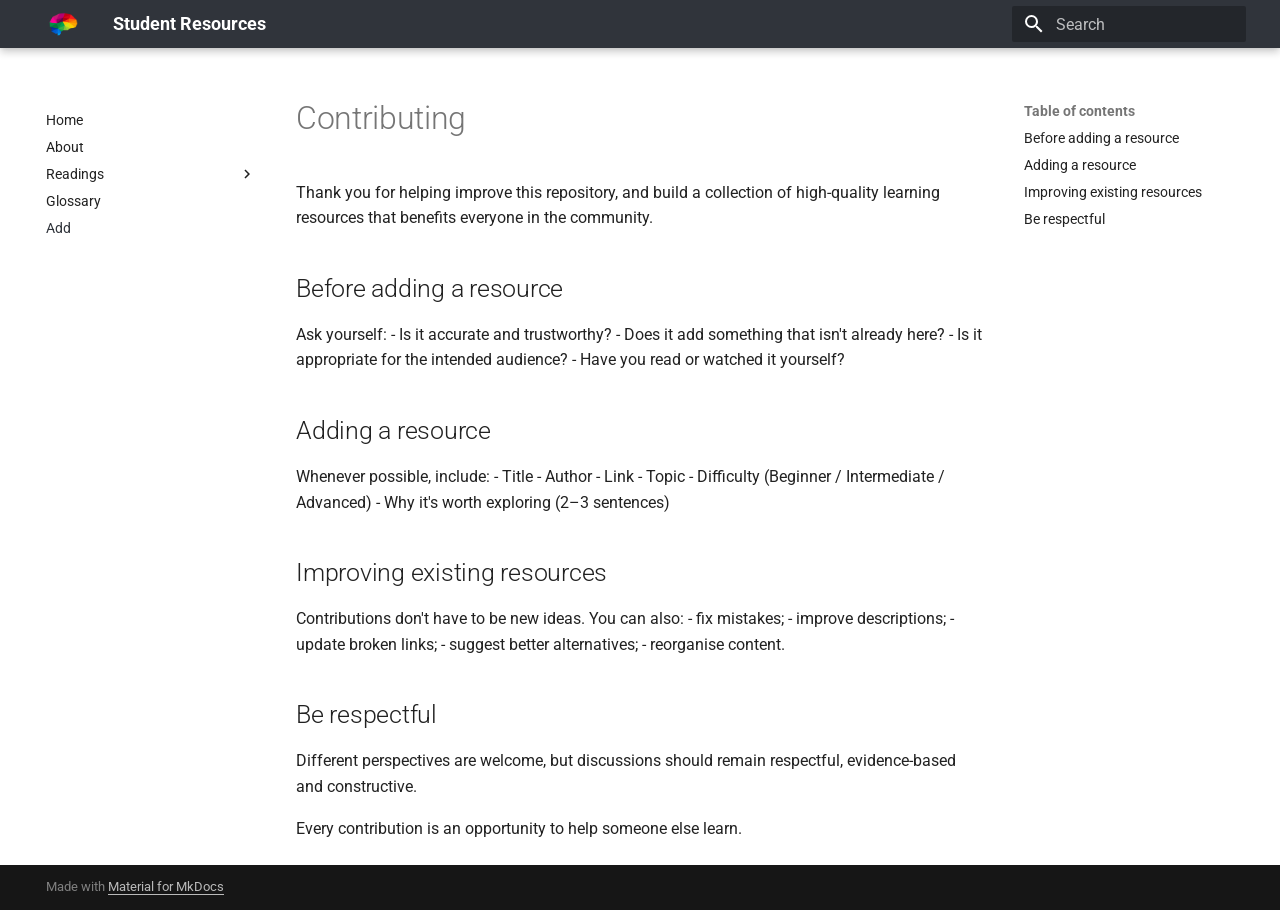
<file: contributing/index.html>
<!doctype html>
<html lang="en" class="no-js">
  <head>
    
      <meta charset="utf-8">
      <meta name="viewport" content="width=device-width,initial-scale=1">
      
        <meta name="description" content="A curated collection of resources supporting curiosity, critical thinking and independent learning.">
      
      
        <meta name="author" content="cmr">
      
      
        <link rel="canonical" href="https://cr-1.github.io/student-resources-site/contributing/">
      
      
        <link rel="prev" href="../glossary/">
      
      
      
        
      
      
      <link rel="icon" href="../assets/logo_cmr.png">
      <meta name="generator" content="mkdocs-1.6.1, mkdocs-material-9.8.0">
    
    
      
        <title>Add - Student Resources</title>
      
    
    
      <link rel="stylesheet" href="../assets/stylesheets/main.57a0d79d.min.css">
      
        
        <link rel="stylesheet" href="../assets/stylesheets/palette.fb2fffe2.min.css">
      
      


    
    
      
    
    
      
        
        
        <link rel="preconnect" href="https://fonts.gstatic.com" crossorigin>
        <link rel="stylesheet" href="https://fonts.googleapis.com/css?family=Roboto:300,300i,400,400i,700,700i%7CRoboto+Mono:400,400i,700,700i&display=fallback">
        <style>:root{--md-text-font:"Roboto";--md-code-font:"Roboto Mono"}</style>
      
    
    
      <link rel="stylesheet" href="../assets/extra.css">
    
    <script>__md_scope=new URL("..",location),__md_hash=e=>[...e].reduce(((e,_)=>(e<<5)-e+_.charCodeAt(0)),0),__md_get=(e,_=localStorage,t=__md_scope)=>JSON.parse(_.getItem(t.pathname+"."+e)),__md_set=(e,_,t=localStorage,a=__md_scope)=>{try{t.setItem(a.pathname+"."+e,JSON.stringify(_))}catch(e){}}</script>
    
      

    
    
  
  

  </head>
  
  
    
    
    
    
    
    <body dir="ltr" data-md-color-scheme="default" data-md-color-primary="sage" data-md-color-accent="grey">
  
    
    <input class="md-toggle" data-md-toggle="drawer" type="checkbox" id="__drawer" autocomplete="off">
    <input class="md-toggle" data-md-toggle="search" type="checkbox" id="__search" autocomplete="off">
    <label class="md-overlay" for="__drawer"></label>
    <div data-md-component="skip">
      
        
        <a href="#contributing" class="md-skip">
          Skip to content
        </a>
      
    </div>
    <div data-md-component="announce">
      
    </div>
    
    
      

  

<header class="md-header md-header--shadow" data-md-component="header">
  <nav class="md-header__inner md-grid" aria-label="Header">
    <a href=".." title="Student Resources" class="md-header__button md-logo" aria-label="Student Resources" data-md-component="logo">
      
  <img src="../assets/logo_cmr.png" alt="logo">

    </a>
    <label class="md-header__button md-icon" for="__drawer">
      
      <svg xmlns="http://www.w3.org/2000/svg" viewBox="0 0 24 24"><path d="M3 6h18v2H3zm0 5h18v2H3zm0 5h18v2H3z"/></svg>
    </label>
    <div class="md-header__title" data-md-component="header-title">
      <div class="md-header__ellipsis">
        <div class="md-header__topic">
          <span class="md-ellipsis">
            Student Resources
          </span>
        </div>
        <div class="md-header__topic" data-md-component="header-topic">
          <span class="md-ellipsis">
            
              Add
            
          </span>
        </div>
      </div>
    </div>
    
      
    
    
    
    
      
      
        <label class="md-header__button md-icon" for="__search">
          
          <svg xmlns="http://www.w3.org/2000/svg" viewBox="0 0 24 24"><path d="M9.5 3A6.5 6.5 0 0 1 16 9.5c0 1.61-.59 3.09-1.56 4.23l.27.27h.79l5 5-1.5 1.5-5-5v-.79l-.27-.27A6.52 6.52 0 0 1 9.5 16 6.5 6.5 0 0 1 3 9.5 6.5 6.5 0 0 1 9.5 3m0 2C7 5 5 7 5 9.5S7 14 9.5 14 14 12 14 9.5 12 5 9.5 5"/></svg>
        </label>
        <div class="md-search" data-md-component="search" role="dialog">
  <label class="md-search__overlay" for="__search"></label>
  <div class="md-search__inner" role="search">
    <form class="md-search__form" name="search">
      <input type="text" class="md-search__input" name="query" aria-label="Search" placeholder="Search" autocapitalize="off" autocorrect="off" autocomplete="off" spellcheck="false" data-md-component="search-query" required>
      <label class="md-search__icon md-icon" for="__search">
        
        <svg xmlns="http://www.w3.org/2000/svg" viewBox="0 0 24 24"><path d="M9.5 3A6.5 6.5 0 0 1 16 9.5c0 1.61-.59 3.09-1.56 4.23l.27.27h.79l5 5-1.5 1.5-5-5v-.79l-.27-.27A6.52 6.52 0 0 1 9.5 16 6.5 6.5 0 0 1 3 9.5 6.5 6.5 0 0 1 9.5 3m0 2C7 5 5 7 5 9.5S7 14 9.5 14 14 12 14 9.5 12 5 9.5 5"/></svg>
        
        <svg xmlns="http://www.w3.org/2000/svg" viewBox="0 0 24 24"><path d="M20 11v2H8l5.5 5.5-1.42 1.42L4.16 12l7.92-7.92L13.5 5.5 8 11z"/></svg>
      </label>
      <nav class="md-search__options" aria-label="Search">
        
        <button type="reset" class="md-search__icon md-icon" title="Clear" aria-label="Clear" tabindex="-1">
          
          <svg xmlns="http://www.w3.org/2000/svg" viewBox="0 0 24 24"><path d="M19 6.41 17.59 5 12 10.59 6.41 5 5 6.41 10.59 12 5 17.59 6.41 19 12 13.41 17.59 19 19 17.59 13.41 12z"/></svg>
        </button>
      </nav>
      
    </form>
    <div class="md-search__output">
      <div class="md-search__scrollwrap" tabindex="0" data-md-scrollfix>
        <div class="md-search-result" data-md-component="search-result">
          <div class="md-search-result__meta">
            Initializing search
          </div>
          <ol class="md-search-result__list" role="presentation"></ol>
        </div>
      </div>
    </div>
  </div>
</div>
      
    
    
  </nav>
  
</header>
    
    <div class="md-container" data-md-component="container">
      
      
        
          
        
      
      <main class="md-main" data-md-component="main">
        <div class="md-main__inner md-grid">
          
            
              
              <div class="md-sidebar md-sidebar--primary" data-md-component="sidebar" data-md-type="navigation" >
                <div class="md-sidebar__scrollwrap">
                  <div class="md-sidebar__inner">
                    



<nav class="md-nav md-nav--primary" aria-label="Navigation" data-md-level="0">
  <label class="md-nav__title" for="__drawer">
    <a href=".." title="Student Resources" class="md-nav__button md-logo" aria-label="Student Resources" data-md-component="logo">
      
  <img src="../assets/logo_cmr.png" alt="logo">

    </a>
    Student Resources
  </label>
  
  <ul class="md-nav__list" data-md-scrollfix>
    
      
      
  
  
  
  
    <li class="md-nav__item">
      <a href=".." class="md-nav__link">
        
  
  
  <span class="md-ellipsis">
    
  
    Home
  

    
  </span>
  
  

      </a>
    </li>
  

    
      
      
  
  
  
  
    <li class="md-nav__item">
      <a href="../about/" class="md-nav__link">
        
  
  
  <span class="md-ellipsis">
    
  
    About
  

    
  </span>
  
  

      </a>
    </li>
  

    
      
      
  
  
  
  
    
    
    
    
    
    <li class="md-nav__item md-nav__item--nested">
      
        
        
        <input class="md-nav__toggle md-toggle " type="checkbox" id="__nav_3" >
        
          
          <label class="md-nav__link" for="__nav_3" id="__nav_3_label" tabindex="0">
            
  
  
  <span class="md-ellipsis">
    
  
    Readings
  

    
  </span>
  
  

            <span class="md-nav__icon md-icon"></span>
          </label>
        
        <nav class="md-nav" data-md-level="1" aria-labelledby="__nav_3_label" aria-expanded="false">
          <label class="md-nav__title" for="__nav_3">
            <span class="md-nav__icon md-icon"></span>
            
  
    Readings
  

          </label>
          <ul class="md-nav__list" data-md-scrollfix>
            
              
                
  
  
  
  
    <li class="md-nav__item">
      <a href="../readings/" class="md-nav__link">
        
  
  
  <span class="md-ellipsis">
    
  
    Overview
  

    
  </span>
  
  

      </a>
    </li>
  

              
            
              
                
  
  
  
  
    <li class="md-nav__item">
      <a href="../Fiction/" class="md-nav__link">
        
  
  
  <span class="md-ellipsis">
    
  
    Fiction
  

    
  </span>
  
  

      </a>
    </li>
  

              
            
              
                
  
  
  
  
    <li class="md-nav__item">
      <a href="../Non-fiction/" class="md-nav__link">
        
  
  
  <span class="md-ellipsis">
    
  
    Non-Fiction
  

    
  </span>
  
  

      </a>
    </li>
  

              
            
          </ul>
        </nav>
      
    </li>
  

    
      
      
  
  
  
  
    <li class="md-nav__item">
      <a href="../glossary/" class="md-nav__link">
        
  
  
  <span class="md-ellipsis">
    
  
    Glossary
  

    
  </span>
  
  

      </a>
    </li>
  

    
      
      
  
  
    
  
  
  
    <li class="md-nav__item md-nav__item--active">
      
      <input class="md-nav__toggle md-toggle" type="checkbox" id="__toc">
      
      
        
      
      
        <label class="md-nav__link md-nav__link--active" for="__toc">
          
  
  
  <span class="md-ellipsis">
    
  
    Add
  

    
  </span>
  
  

          <span class="md-nav__icon md-icon"></span>
        </label>
      
      <a href="./" class="md-nav__link md-nav__link--active">
        
  
  
  <span class="md-ellipsis">
    
  
    Add
  

    
  </span>
  
  

      </a>
      
        

<nav class="md-nav md-nav--secondary" aria-label="Table of contents">
  
  
  
    
  
  
    <label class="md-nav__title" for="__toc">
      <span class="md-nav__icon md-icon"></span>
      Table of contents
    </label>
    <ul class="md-nav__list" data-md-component="toc" data-md-scrollfix>
      
        <li class="md-nav__item">
  <a href="#before-adding-a-resource" class="md-nav__link">
    <span class="md-ellipsis">
      
        Before adding a resource
      
    </span>
  </a>
  
</li>
      
        <li class="md-nav__item">
  <a href="#adding-a-resource" class="md-nav__link">
    <span class="md-ellipsis">
      
        Adding a resource
      
    </span>
  </a>
  
</li>
      
        <li class="md-nav__item">
  <a href="#improving-existing-resources" class="md-nav__link">
    <span class="md-ellipsis">
      
        Improving existing resources
      
    </span>
  </a>
  
</li>
      
        <li class="md-nav__item">
  <a href="#be-respectful" class="md-nav__link">
    <span class="md-ellipsis">
      
        Be respectful
      
    </span>
  </a>
  
</li>
      
    </ul>
  
</nav>
      
    </li>
  

    
  </ul>
</nav>
                  </div>
                </div>
              </div>
            
            
              
              <div class="md-sidebar md-sidebar--secondary" data-md-component="sidebar" data-md-type="toc" >
                <div class="md-sidebar__scrollwrap">
                  <div class="md-sidebar__inner">
                    

<nav class="md-nav md-nav--secondary" aria-label="Table of contents">
  
  
  
    
  
  
    <label class="md-nav__title" for="__toc">
      <span class="md-nav__icon md-icon"></span>
      Table of contents
    </label>
    <ul class="md-nav__list" data-md-component="toc" data-md-scrollfix>
      
        <li class="md-nav__item">
  <a href="#before-adding-a-resource" class="md-nav__link">
    <span class="md-ellipsis">
      
        Before adding a resource
      
    </span>
  </a>
  
</li>
      
        <li class="md-nav__item">
  <a href="#adding-a-resource" class="md-nav__link">
    <span class="md-ellipsis">
      
        Adding a resource
      
    </span>
  </a>
  
</li>
      
        <li class="md-nav__item">
  <a href="#improving-existing-resources" class="md-nav__link">
    <span class="md-ellipsis">
      
        Improving existing resources
      
    </span>
  </a>
  
</li>
      
        <li class="md-nav__item">
  <a href="#be-respectful" class="md-nav__link">
    <span class="md-ellipsis">
      
        Be respectful
      
    </span>
  </a>
  
</li>
      
    </ul>
  
</nav>
                  </div>
                </div>
              </div>
            
          
          
            <div class="md-content" data-md-component="content">
              
              <article class="md-content__inner md-typeset">
                
                  



<h1 id="contributing">Contributing</h1>
<p>Thank you for helping improve this repository, and build a collection of high-quality learning resources that benefits everyone in the community.</p>
<h2 id="before-adding-a-resource">Before adding a resource</h2>
<p>Ask yourself:
- Is it accurate and trustworthy?
- Does it add something that isn't already here?
- Is it appropriate for the intended audience?
- Have you read or watched it yourself?</p>
<h2 id="adding-a-resource">Adding a resource</h2>
<p>Whenever possible, include:
- Title
- Author
- Link
- Topic
- Difficulty (Beginner / Intermediate / Advanced)
- Why it's worth exploring (2–3 sentences)</p>
<h2 id="improving-existing-resources">Improving existing resources</h2>
<p>Contributions don't have to be new ideas. You can also:
- fix mistakes;
- improve descriptions;
- update broken links;
- suggest better alternatives;
- reorganise content.</p>
<h2 id="be-respectful">Be respectful</h2>
<p>Different perspectives are welcome, but discussions should remain respectful, evidence-based and constructive.</p>
<p>Every contribution is an opportunity to help someone else learn.</p>












                
              </article>
            </div>
          
          
<script>var target=document.getElementById(location.hash.slice(1));target&&target.name&&(target.checked=target.name.startsWith("__tabbed_"))</script>
        </div>
        
      </main>
      
        <footer class="md-footer">
  
  <div class="md-footer-meta md-typeset">
    <div class="md-footer-meta__inner md-grid">
      <div class="md-copyright">
  
  
    Made with
    <a href="https://squidfunk.github.io/mkdocs-material/" target="_blank" rel="noopener">
      Material for MkDocs
    </a>
  
</div>
      
    </div>
  </div>
</footer>
      
    </div>
    <div class="md-dialog" data-md-component="dialog">
      <div class="md-dialog__inner md-typeset"></div>
    </div>
    
    
    
      
      
      <script id="__config" type="application/json">{"annotate": null, "base": "..", "features": [], "search": "../assets/javascripts/workers/search.a7633da7.min.js", "tags": null, "translations": {"clipboard.copied": "Copied to clipboard", "clipboard.copy": "Copy to clipboard", "search.result.more.one": "1 more on this page", "search.result.more.other": "# more on this page", "search.result.none": "No matching documents", "search.result.one": "1 matching document", "search.result.other": "# matching documents", "search.result.placeholder": "Type to start searching", "search.result.term.missing": "Missing", "select.version": "Select version"}, "version": null}</script>
    
    
      <script src="../assets/javascripts/bundle.c21346df.min.js"></script>
      
    
  </body>
</html>
</file>
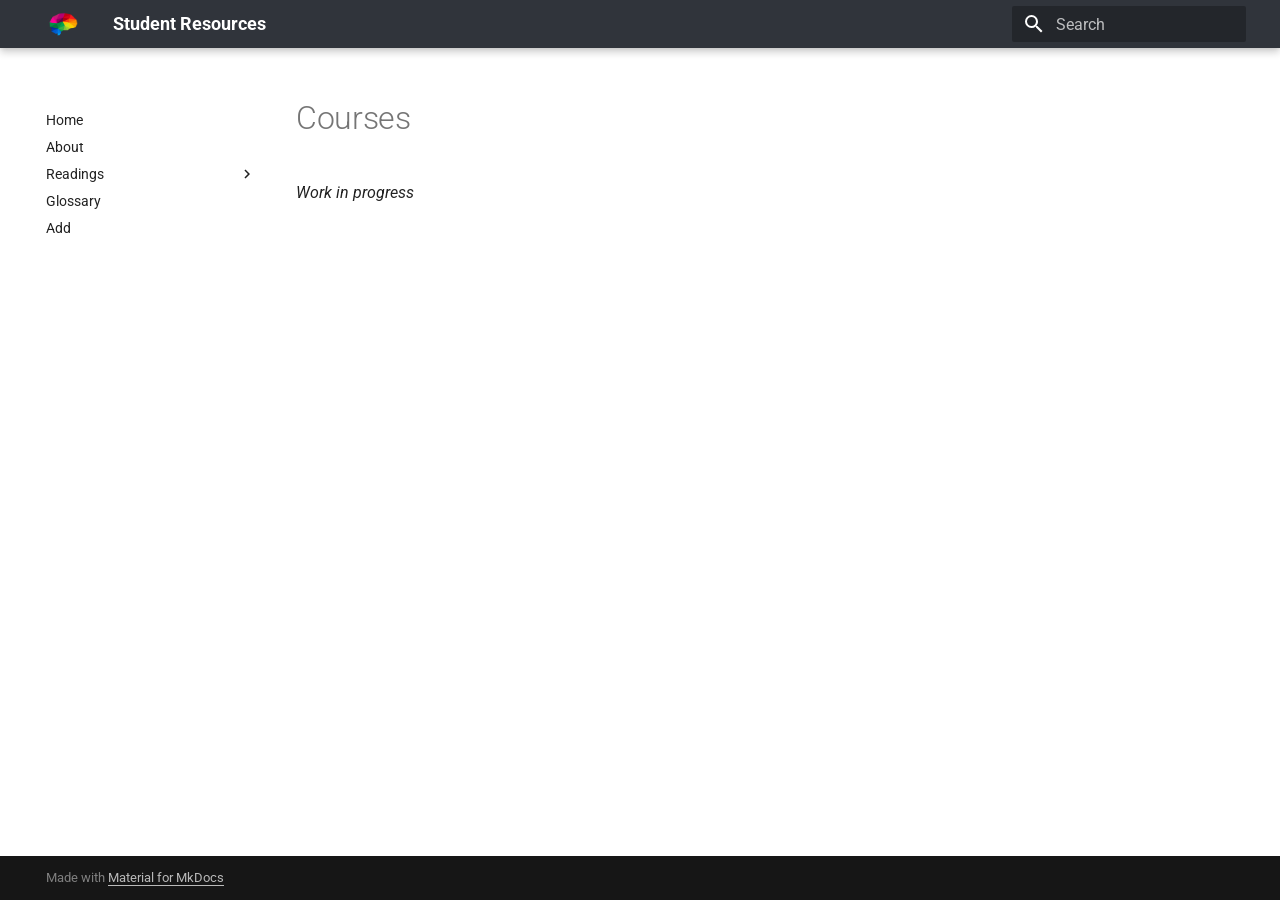
<file: courses/index.html>
<!doctype html>
<html lang="en" class="no-js">
  <head>
    
      <meta charset="utf-8">
      <meta name="viewport" content="width=device-width,initial-scale=1">
      
        <meta name="description" content="A curated collection of resources supporting curiosity, critical thinking and independent learning.">
      
      
        <meta name="author" content="cmr">
      
      
        <link rel="canonical" href="https://cr-1.github.io/student-resources-site/courses/">
      
      
      
      
        
      
      
      <link rel="icon" href="../assets/logo_cmr.png">
      <meta name="generator" content="mkdocs-1.6.1, mkdocs-material-9.8.0">
    
    
      
        <title>Courses - Student Resources</title>
      
    
    
      <link rel="stylesheet" href="../assets/stylesheets/main.57a0d79d.min.css">
      
        
        <link rel="stylesheet" href="../assets/stylesheets/palette.fb2fffe2.min.css">
      
      


    
    
      
    
    
      
        
        
        <link rel="preconnect" href="https://fonts.gstatic.com" crossorigin>
        <link rel="stylesheet" href="https://fonts.googleapis.com/css?family=Roboto:300,300i,400,400i,700,700i%7CRoboto+Mono:400,400i,700,700i&display=fallback">
        <style>:root{--md-text-font:"Roboto";--md-code-font:"Roboto Mono"}</style>
      
    
    
      <link rel="stylesheet" href="../assets/extra.css">
    
    <script>__md_scope=new URL("..",location),__md_hash=e=>[...e].reduce(((e,_)=>(e<<5)-e+_.charCodeAt(0)),0),__md_get=(e,_=localStorage,t=__md_scope)=>JSON.parse(_.getItem(t.pathname+"."+e)),__md_set=(e,_,t=localStorage,a=__md_scope)=>{try{t.setItem(a.pathname+"."+e,JSON.stringify(_))}catch(e){}}</script>
    
      

    
    
  
  

  </head>
  
  
    
    
    
    
    
    <body dir="ltr" data-md-color-scheme="default" data-md-color-primary="sage" data-md-color-accent="grey">
  
    
    <input class="md-toggle" data-md-toggle="drawer" type="checkbox" id="__drawer" autocomplete="off">
    <input class="md-toggle" data-md-toggle="search" type="checkbox" id="__search" autocomplete="off">
    <label class="md-overlay" for="__drawer"></label>
    <div data-md-component="skip">
      
    </div>
    <div data-md-component="announce">
      
    </div>
    
    
      

  

<header class="md-header md-header--shadow" data-md-component="header">
  <nav class="md-header__inner md-grid" aria-label="Header">
    <a href=".." title="Student Resources" class="md-header__button md-logo" aria-label="Student Resources" data-md-component="logo">
      
  <img src="../assets/logo_cmr.png" alt="logo">

    </a>
    <label class="md-header__button md-icon" for="__drawer">
      
      <svg xmlns="http://www.w3.org/2000/svg" viewBox="0 0 24 24"><path d="M3 6h18v2H3zm0 5h18v2H3zm0 5h18v2H3z"/></svg>
    </label>
    <div class="md-header__title" data-md-component="header-title">
      <div class="md-header__ellipsis">
        <div class="md-header__topic">
          <span class="md-ellipsis">
            Student Resources
          </span>
        </div>
        <div class="md-header__topic" data-md-component="header-topic">
          <span class="md-ellipsis">
            
              Courses
            
          </span>
        </div>
      </div>
    </div>
    
      
    
    
    
    
      
      
        <label class="md-header__button md-icon" for="__search">
          
          <svg xmlns="http://www.w3.org/2000/svg" viewBox="0 0 24 24"><path d="M9.5 3A6.5 6.5 0 0 1 16 9.5c0 1.61-.59 3.09-1.56 4.23l.27.27h.79l5 5-1.5 1.5-5-5v-.79l-.27-.27A6.52 6.52 0 0 1 9.5 16 6.5 6.5 0 0 1 3 9.5 6.5 6.5 0 0 1 9.5 3m0 2C7 5 5 7 5 9.5S7 14 9.5 14 14 12 14 9.5 12 5 9.5 5"/></svg>
        </label>
        <div class="md-search" data-md-component="search" role="dialog">
  <label class="md-search__overlay" for="__search"></label>
  <div class="md-search__inner" role="search">
    <form class="md-search__form" name="search">
      <input type="text" class="md-search__input" name="query" aria-label="Search" placeholder="Search" autocapitalize="off" autocorrect="off" autocomplete="off" spellcheck="false" data-md-component="search-query" required>
      <label class="md-search__icon md-icon" for="__search">
        
        <svg xmlns="http://www.w3.org/2000/svg" viewBox="0 0 24 24"><path d="M9.5 3A6.5 6.5 0 0 1 16 9.5c0 1.61-.59 3.09-1.56 4.23l.27.27h.79l5 5-1.5 1.5-5-5v-.79l-.27-.27A6.52 6.52 0 0 1 9.5 16 6.5 6.5 0 0 1 3 9.5 6.5 6.5 0 0 1 9.5 3m0 2C7 5 5 7 5 9.5S7 14 9.5 14 14 12 14 9.5 12 5 9.5 5"/></svg>
        
        <svg xmlns="http://www.w3.org/2000/svg" viewBox="0 0 24 24"><path d="M20 11v2H8l5.5 5.5-1.42 1.42L4.16 12l7.92-7.92L13.5 5.5 8 11z"/></svg>
      </label>
      <nav class="md-search__options" aria-label="Search">
        
        <button type="reset" class="md-search__icon md-icon" title="Clear" aria-label="Clear" tabindex="-1">
          
          <svg xmlns="http://www.w3.org/2000/svg" viewBox="0 0 24 24"><path d="M19 6.41 17.59 5 12 10.59 6.41 5 5 6.41 10.59 12 5 17.59 6.41 19 12 13.41 17.59 19 19 17.59 13.41 12z"/></svg>
        </button>
      </nav>
      
    </form>
    <div class="md-search__output">
      <div class="md-search__scrollwrap" tabindex="0" data-md-scrollfix>
        <div class="md-search-result" data-md-component="search-result">
          <div class="md-search-result__meta">
            Initializing search
          </div>
          <ol class="md-search-result__list" role="presentation"></ol>
        </div>
      </div>
    </div>
  </div>
</div>
      
    
    
  </nav>
  
</header>
    
    <div class="md-container" data-md-component="container">
      
      
        
          
        
      
      <main class="md-main" data-md-component="main">
        <div class="md-main__inner md-grid">
          
            
              
              <div class="md-sidebar md-sidebar--primary" data-md-component="sidebar" data-md-type="navigation" >
                <div class="md-sidebar__scrollwrap">
                  <div class="md-sidebar__inner">
                    



<nav class="md-nav md-nav--primary" aria-label="Navigation" data-md-level="0">
  <label class="md-nav__title" for="__drawer">
    <a href=".." title="Student Resources" class="md-nav__button md-logo" aria-label="Student Resources" data-md-component="logo">
      
  <img src="../assets/logo_cmr.png" alt="logo">

    </a>
    Student Resources
  </label>
  
  <ul class="md-nav__list" data-md-scrollfix>
    
      
      
  
  
  
  
    <li class="md-nav__item">
      <a href=".." class="md-nav__link">
        
  
  
  <span class="md-ellipsis">
    
  
    Home
  

    
  </span>
  
  

      </a>
    </li>
  

    
      
      
  
  
  
  
    <li class="md-nav__item">
      <a href="../about/" class="md-nav__link">
        
  
  
  <span class="md-ellipsis">
    
  
    About
  

    
  </span>
  
  

      </a>
    </li>
  

    
      
      
  
  
  
  
    
    
    
    
    
    <li class="md-nav__item md-nav__item--nested">
      
        
        
        <input class="md-nav__toggle md-toggle " type="checkbox" id="__nav_3" >
        
          
          <label class="md-nav__link" for="__nav_3" id="__nav_3_label" tabindex="0">
            
  
  
  <span class="md-ellipsis">
    
  
    Readings
  

    
  </span>
  
  

            <span class="md-nav__icon md-icon"></span>
          </label>
        
        <nav class="md-nav" data-md-level="1" aria-labelledby="__nav_3_label" aria-expanded="false">
          <label class="md-nav__title" for="__nav_3">
            <span class="md-nav__icon md-icon"></span>
            
  
    Readings
  

          </label>
          <ul class="md-nav__list" data-md-scrollfix>
            
              
                
  
  
  
  
    <li class="md-nav__item">
      <a href="../readings/" class="md-nav__link">
        
  
  
  <span class="md-ellipsis">
    
  
    Overview
  

    
  </span>
  
  

      </a>
    </li>
  

              
            
              
                
  
  
  
  
    <li class="md-nav__item">
      <a href="../Fiction/" class="md-nav__link">
        
  
  
  <span class="md-ellipsis">
    
  
    Fiction
  

    
  </span>
  
  

      </a>
    </li>
  

              
            
              
                
  
  
  
  
    <li class="md-nav__item">
      <a href="../Non-fiction/" class="md-nav__link">
        
  
  
  <span class="md-ellipsis">
    
  
    Non-Fiction
  

    
  </span>
  
  

      </a>
    </li>
  

              
            
          </ul>
        </nav>
      
    </li>
  

    
      
      
  
  
  
  
    <li class="md-nav__item">
      <a href="../glossary/" class="md-nav__link">
        
  
  
  <span class="md-ellipsis">
    
  
    Glossary
  

    
  </span>
  
  

      </a>
    </li>
  

    
      
      
  
  
  
  
    <li class="md-nav__item">
      <a href="../contributing/" class="md-nav__link">
        
  
  
  <span class="md-ellipsis">
    
  
    Add
  

    
  </span>
  
  

      </a>
    </li>
  

    
  </ul>
</nav>
                  </div>
                </div>
              </div>
            
            
              
              <div class="md-sidebar md-sidebar--secondary" data-md-component="sidebar" data-md-type="toc" >
                <div class="md-sidebar__scrollwrap">
                  <div class="md-sidebar__inner">
                    

<nav class="md-nav md-nav--secondary" aria-label="Table of contents">
  
  
  
  
</nav>
                  </div>
                </div>
              </div>
            
          
          
            <div class="md-content" data-md-component="content">
              
              <article class="md-content__inner md-typeset">
                
                  



  <h1>Courses</h1>

<p><em>Work in progress</em></p>












                
              </article>
            </div>
          
          
<script>var target=document.getElementById(location.hash.slice(1));target&&target.name&&(target.checked=target.name.startsWith("__tabbed_"))</script>
        </div>
        
      </main>
      
        <footer class="md-footer">
  
  <div class="md-footer-meta md-typeset">
    <div class="md-footer-meta__inner md-grid">
      <div class="md-copyright">
  
  
    Made with
    <a href="https://squidfunk.github.io/mkdocs-material/" target="_blank" rel="noopener">
      Material for MkDocs
    </a>
  
</div>
      
    </div>
  </div>
</footer>
      
    </div>
    <div class="md-dialog" data-md-component="dialog">
      <div class="md-dialog__inner md-typeset"></div>
    </div>
    
    
    
      
      
      <script id="__config" type="application/json">{"annotate": null, "base": "..", "features": [], "search": "../assets/javascripts/workers/search.a7633da7.min.js", "tags": null, "translations": {"clipboard.copied": "Copied to clipboard", "clipboard.copy": "Copy to clipboard", "search.result.more.one": "1 more on this page", "search.result.more.other": "# more on this page", "search.result.none": "No matching documents", "search.result.one": "1 matching document", "search.result.other": "# matching documents", "search.result.placeholder": "Type to start searching", "search.result.term.missing": "Missing", "select.version": "Select version"}, "version": null}</script>
    
    
      <script src="../assets/javascripts/bundle.c21346df.min.js"></script>
      
    
  </body>
</html>
</file>
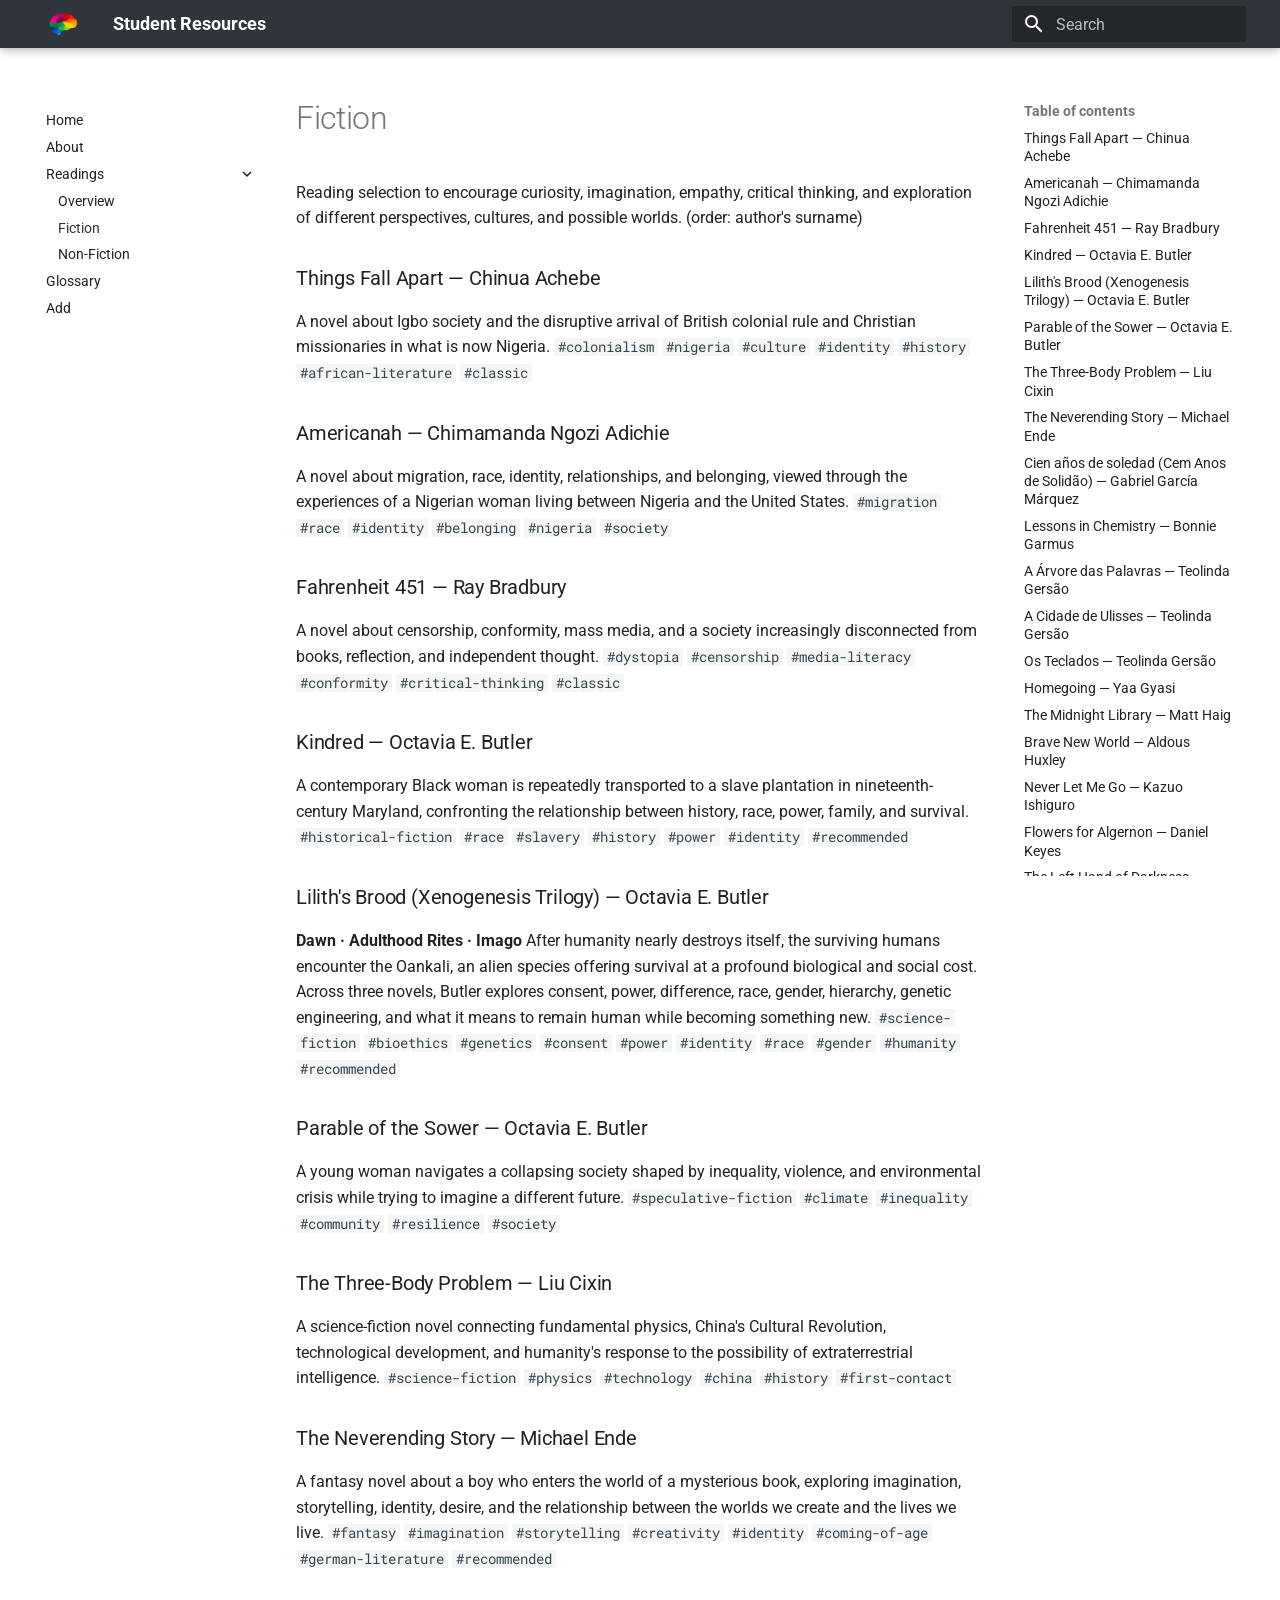
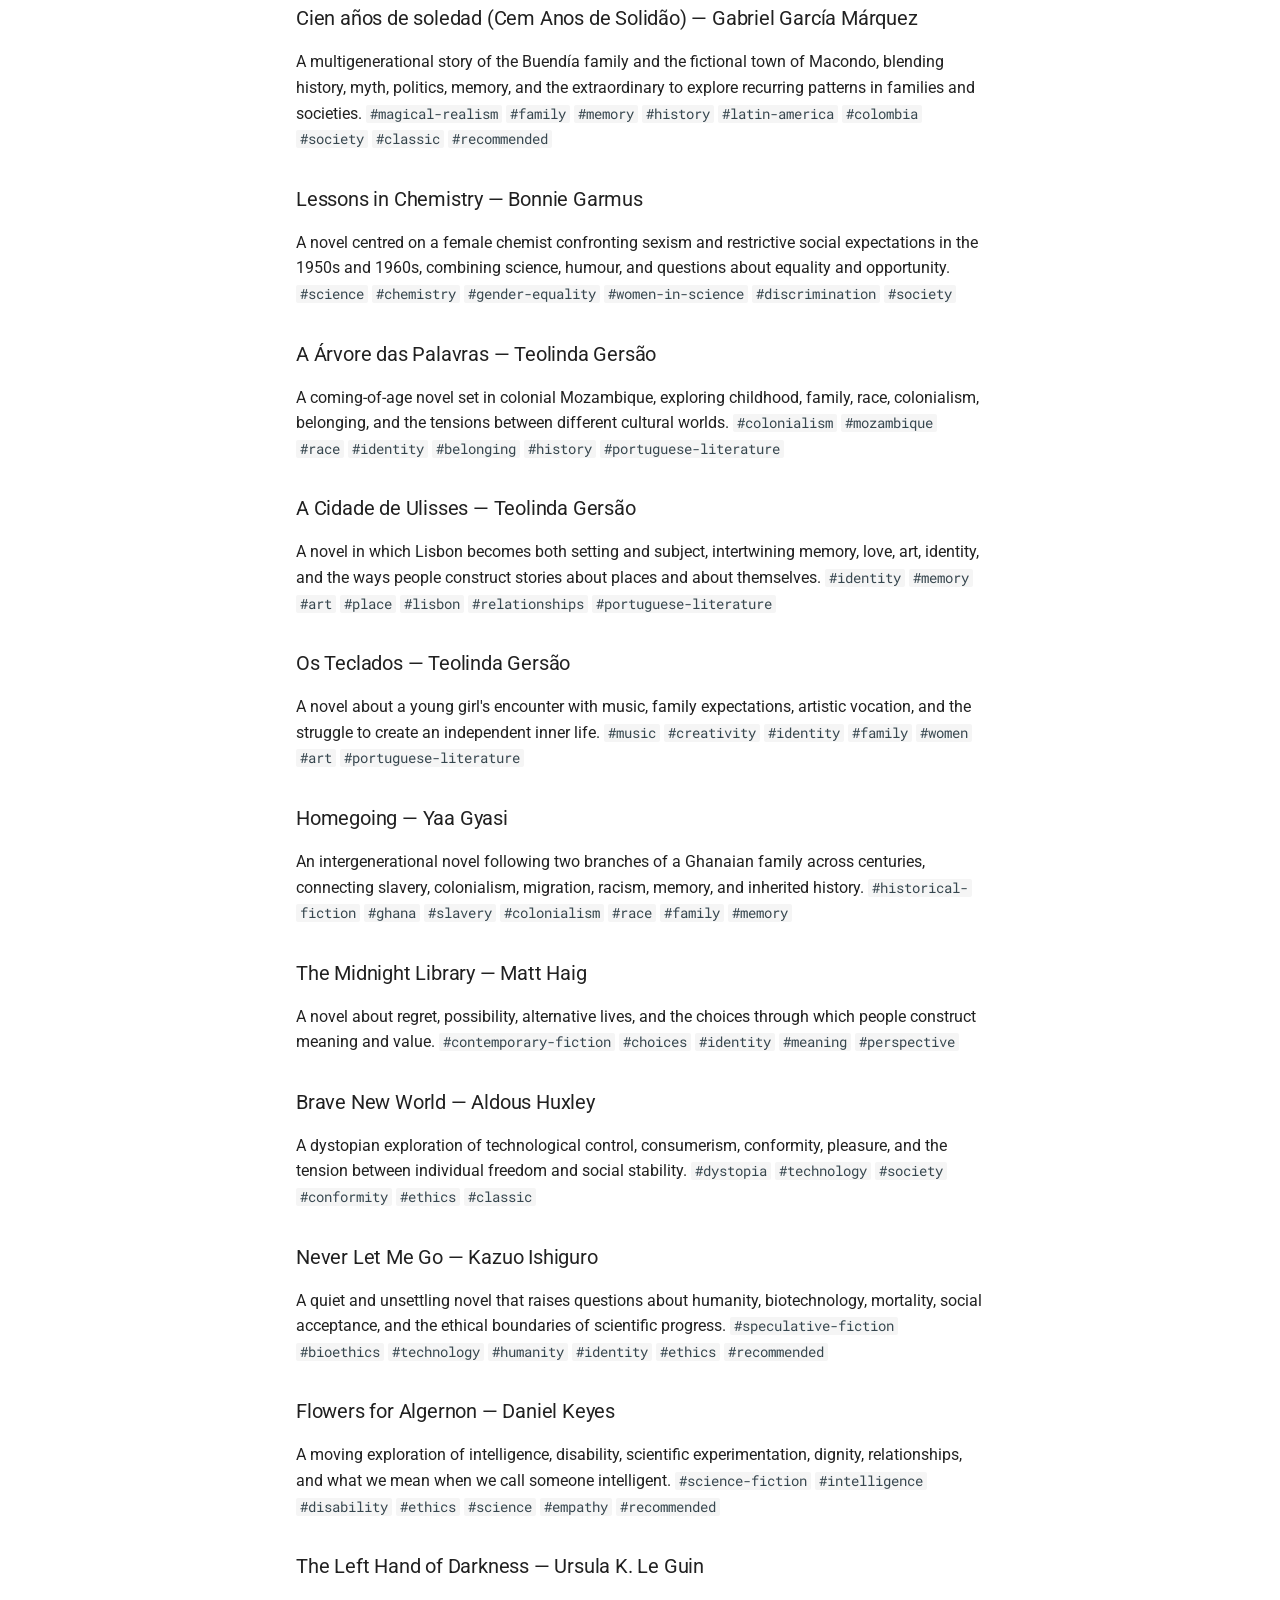
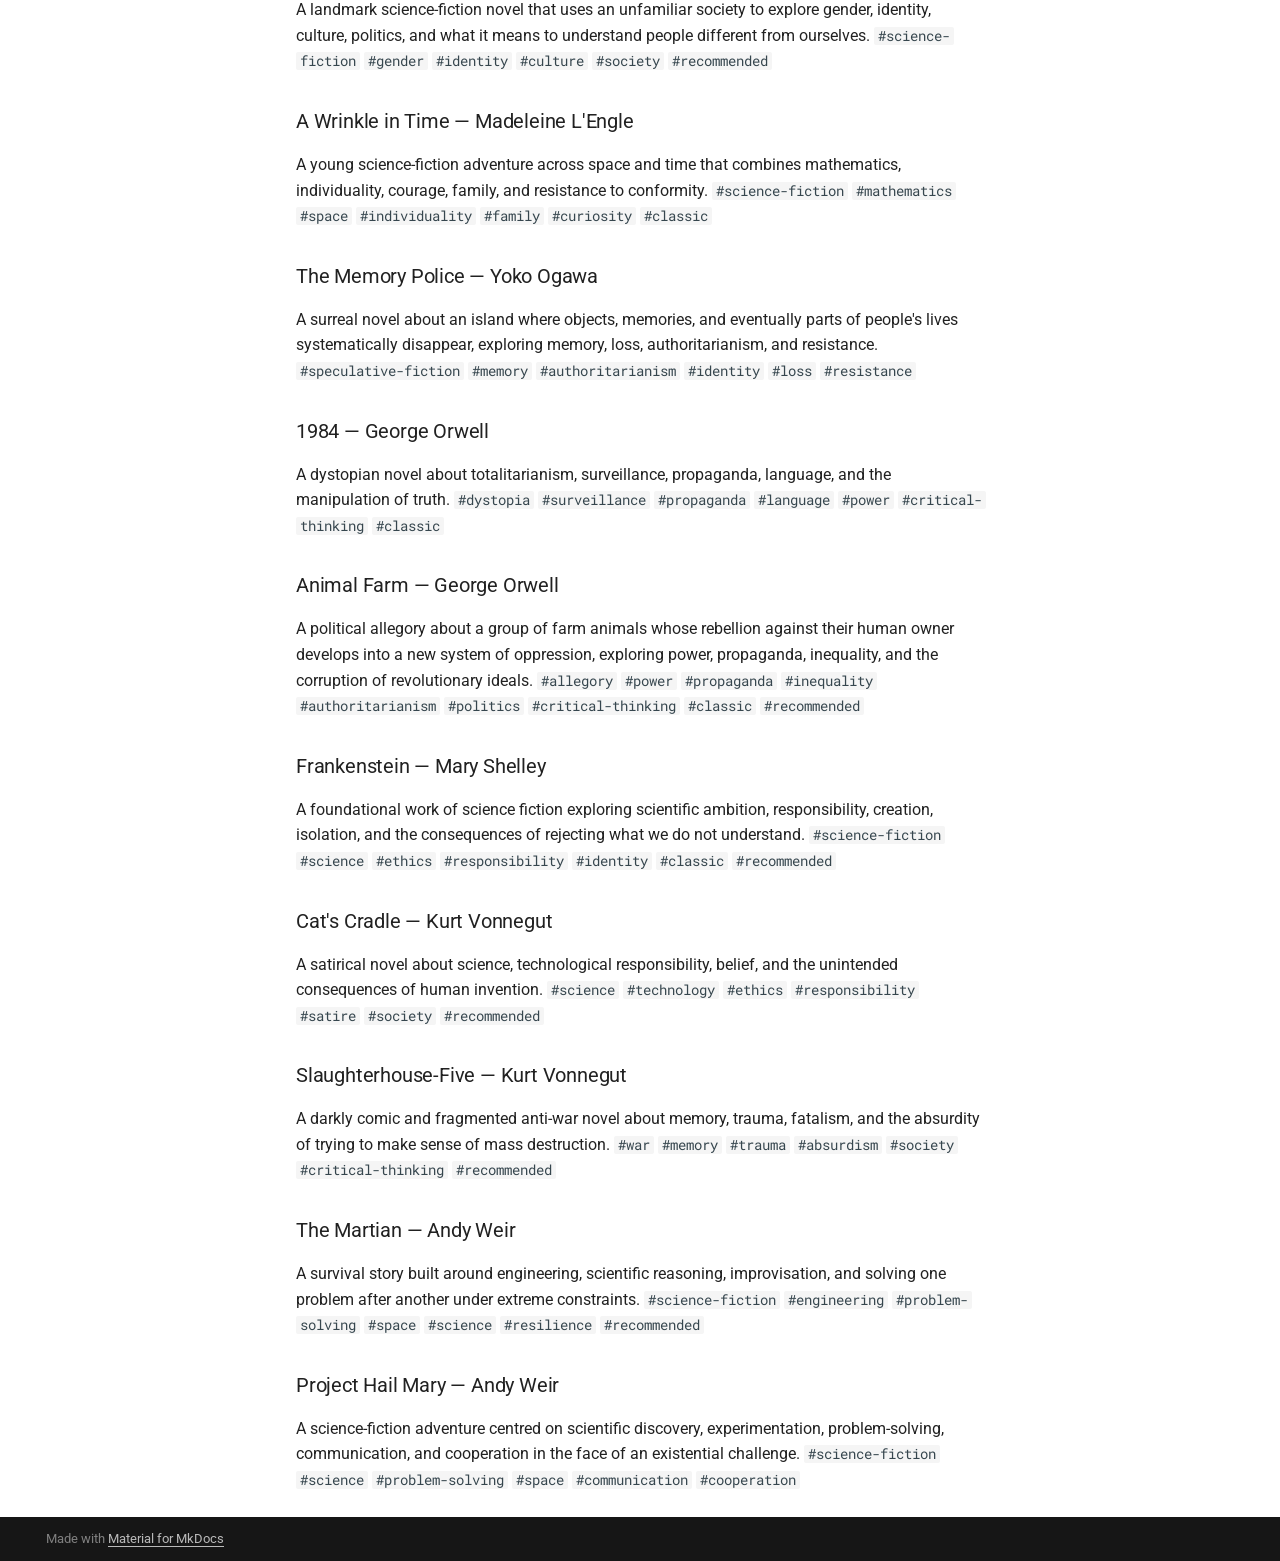
<file: Fiction/index.html>
<!doctype html>
<html lang="en" class="no-js">
  <head>
    
      <meta charset="utf-8">
      <meta name="viewport" content="width=device-width,initial-scale=1">
      
        <meta name="description" content="A curated collection of resources supporting curiosity, critical thinking and independent learning.">
      
      
        <meta name="author" content="cmr">
      
      
        <link rel="canonical" href="https://cr-1.github.io/student-resources-site/Fiction/">
      
      
        <link rel="prev" href="../readings/">
      
      
        <link rel="next" href="../Non-fiction/">
      
      
        
      
      
      <link rel="icon" href="../assets/logo_cmr.png">
      <meta name="generator" content="mkdocs-1.6.1, mkdocs-material-9.8.0">
    
    
      
        <title>Fiction - Student Resources</title>
      
    
    
      <link rel="stylesheet" href="../assets/stylesheets/main.57a0d79d.min.css">
      
        
        <link rel="stylesheet" href="../assets/stylesheets/palette.fb2fffe2.min.css">
      
      


    
    
      
    
    
      
        
        
        <link rel="preconnect" href="https://fonts.gstatic.com" crossorigin>
        <link rel="stylesheet" href="https://fonts.googleapis.com/css?family=Roboto:300,300i,400,400i,700,700i%7CRoboto+Mono:400,400i,700,700i&display=fallback">
        <style>:root{--md-text-font:"Roboto";--md-code-font:"Roboto Mono"}</style>
      
    
    
      <link rel="stylesheet" href="../assets/extra.css">
    
    <script>__md_scope=new URL("..",location),__md_hash=e=>[...e].reduce(((e,_)=>(e<<5)-e+_.charCodeAt(0)),0),__md_get=(e,_=localStorage,t=__md_scope)=>JSON.parse(_.getItem(t.pathname+"."+e)),__md_set=(e,_,t=localStorage,a=__md_scope)=>{try{t.setItem(a.pathname+"."+e,JSON.stringify(_))}catch(e){}}</script>
    
      

    
    
  
  

  </head>
  
  
    
    
    
    
    
    <body dir="ltr" data-md-color-scheme="default" data-md-color-primary="sage" data-md-color-accent="grey">
  
    
    <input class="md-toggle" data-md-toggle="drawer" type="checkbox" id="__drawer" autocomplete="off">
    <input class="md-toggle" data-md-toggle="search" type="checkbox" id="__search" autocomplete="off">
    <label class="md-overlay" for="__drawer"></label>
    <div data-md-component="skip">
      
        
        <a href="#fiction" class="md-skip">
          Skip to content
        </a>
      
    </div>
    <div data-md-component="announce">
      
    </div>
    
    
      

  

<header class="md-header md-header--shadow" data-md-component="header">
  <nav class="md-header__inner md-grid" aria-label="Header">
    <a href=".." title="Student Resources" class="md-header__button md-logo" aria-label="Student Resources" data-md-component="logo">
      
  <img src="../assets/logo_cmr.png" alt="logo">

    </a>
    <label class="md-header__button md-icon" for="__drawer">
      
      <svg xmlns="http://www.w3.org/2000/svg" viewBox="0 0 24 24"><path d="M3 6h18v2H3zm0 5h18v2H3zm0 5h18v2H3z"/></svg>
    </label>
    <div class="md-header__title" data-md-component="header-title">
      <div class="md-header__ellipsis">
        <div class="md-header__topic">
          <span class="md-ellipsis">
            Student Resources
          </span>
        </div>
        <div class="md-header__topic" data-md-component="header-topic">
          <span class="md-ellipsis">
            
              Fiction
            
          </span>
        </div>
      </div>
    </div>
    
      
    
    
    
    
      
      
        <label class="md-header__button md-icon" for="__search">
          
          <svg xmlns="http://www.w3.org/2000/svg" viewBox="0 0 24 24"><path d="M9.5 3A6.5 6.5 0 0 1 16 9.5c0 1.61-.59 3.09-1.56 4.23l.27.27h.79l5 5-1.5 1.5-5-5v-.79l-.27-.27A6.52 6.52 0 0 1 9.5 16 6.5 6.5 0 0 1 3 9.5 6.5 6.5 0 0 1 9.5 3m0 2C7 5 5 7 5 9.5S7 14 9.5 14 14 12 14 9.5 12 5 9.5 5"/></svg>
        </label>
        <div class="md-search" data-md-component="search" role="dialog">
  <label class="md-search__overlay" for="__search"></label>
  <div class="md-search__inner" role="search">
    <form class="md-search__form" name="search">
      <input type="text" class="md-search__input" name="query" aria-label="Search" placeholder="Search" autocapitalize="off" autocorrect="off" autocomplete="off" spellcheck="false" data-md-component="search-query" required>
      <label class="md-search__icon md-icon" for="__search">
        
        <svg xmlns="http://www.w3.org/2000/svg" viewBox="0 0 24 24"><path d="M9.5 3A6.5 6.5 0 0 1 16 9.5c0 1.61-.59 3.09-1.56 4.23l.27.27h.79l5 5-1.5 1.5-5-5v-.79l-.27-.27A6.52 6.52 0 0 1 9.5 16 6.5 6.5 0 0 1 3 9.5 6.5 6.5 0 0 1 9.5 3m0 2C7 5 5 7 5 9.5S7 14 9.5 14 14 12 14 9.5 12 5 9.5 5"/></svg>
        
        <svg xmlns="http://www.w3.org/2000/svg" viewBox="0 0 24 24"><path d="M20 11v2H8l5.5 5.5-1.42 1.42L4.16 12l7.92-7.92L13.5 5.5 8 11z"/></svg>
      </label>
      <nav class="md-search__options" aria-label="Search">
        
        <button type="reset" class="md-search__icon md-icon" title="Clear" aria-label="Clear" tabindex="-1">
          
          <svg xmlns="http://www.w3.org/2000/svg" viewBox="0 0 24 24"><path d="M19 6.41 17.59 5 12 10.59 6.41 5 5 6.41 10.59 12 5 17.59 6.41 19 12 13.41 17.59 19 19 17.59 13.41 12z"/></svg>
        </button>
      </nav>
      
    </form>
    <div class="md-search__output">
      <div class="md-search__scrollwrap" tabindex="0" data-md-scrollfix>
        <div class="md-search-result" data-md-component="search-result">
          <div class="md-search-result__meta">
            Initializing search
          </div>
          <ol class="md-search-result__list" role="presentation"></ol>
        </div>
      </div>
    </div>
  </div>
</div>
      
    
    
  </nav>
  
</header>
    
    <div class="md-container" data-md-component="container">
      
      
        
          
        
      
      <main class="md-main" data-md-component="main">
        <div class="md-main__inner md-grid">
          
            
              
              <div class="md-sidebar md-sidebar--primary" data-md-component="sidebar" data-md-type="navigation" >
                <div class="md-sidebar__scrollwrap">
                  <div class="md-sidebar__inner">
                    



<nav class="md-nav md-nav--primary" aria-label="Navigation" data-md-level="0">
  <label class="md-nav__title" for="__drawer">
    <a href=".." title="Student Resources" class="md-nav__button md-logo" aria-label="Student Resources" data-md-component="logo">
      
  <img src="../assets/logo_cmr.png" alt="logo">

    </a>
    Student Resources
  </label>
  
  <ul class="md-nav__list" data-md-scrollfix>
    
      
      
  
  
  
  
    <li class="md-nav__item">
      <a href=".." class="md-nav__link">
        
  
  
  <span class="md-ellipsis">
    
  
    Home
  

    
  </span>
  
  

      </a>
    </li>
  

    
      
      
  
  
  
  
    <li class="md-nav__item">
      <a href="../about/" class="md-nav__link">
        
  
  
  <span class="md-ellipsis">
    
  
    About
  

    
  </span>
  
  

      </a>
    </li>
  

    
      
      
  
  
    
  
  
  
    
    
    
    
    
    <li class="md-nav__item md-nav__item--active md-nav__item--nested">
      
        
        
        <input class="md-nav__toggle md-toggle " type="checkbox" id="__nav_3" checked>
        
          
          <label class="md-nav__link" for="__nav_3" id="__nav_3_label" tabindex="0">
            
  
  
  <span class="md-ellipsis">
    
  
    Readings
  

    
  </span>
  
  

            <span class="md-nav__icon md-icon"></span>
          </label>
        
        <nav class="md-nav" data-md-level="1" aria-labelledby="__nav_3_label" aria-expanded="true">
          <label class="md-nav__title" for="__nav_3">
            <span class="md-nav__icon md-icon"></span>
            
  
    Readings
  

          </label>
          <ul class="md-nav__list" data-md-scrollfix>
            
              
                
  
  
  
  
    <li class="md-nav__item">
      <a href="../readings/" class="md-nav__link">
        
  
  
  <span class="md-ellipsis">
    
  
    Overview
  

    
  </span>
  
  

      </a>
    </li>
  

              
            
              
                
  
  
    
  
  
  
    <li class="md-nav__item md-nav__item--active">
      
      <input class="md-nav__toggle md-toggle" type="checkbox" id="__toc">
      
      
        
      
      
        <label class="md-nav__link md-nav__link--active" for="__toc">
          
  
  
  <span class="md-ellipsis">
    
  
    Fiction
  

    
  </span>
  
  

          <span class="md-nav__icon md-icon"></span>
        </label>
      
      <a href="./" class="md-nav__link md-nav__link--active">
        
  
  
  <span class="md-ellipsis">
    
  
    Fiction
  

    
  </span>
  
  

      </a>
      
        

<nav class="md-nav md-nav--secondary" aria-label="Table of contents">
  
  
  
    
  
  
    <label class="md-nav__title" for="__toc">
      <span class="md-nav__icon md-icon"></span>
      Table of contents
    </label>
    <ul class="md-nav__list" data-md-component="toc" data-md-scrollfix>
      
        <li class="md-nav__item">
  <a href="#things-fall-apart-chinua-achebe" class="md-nav__link">
    <span class="md-ellipsis">
      
        Things Fall Apart — Chinua Achebe
      
    </span>
  </a>
  
</li>
      
        <li class="md-nav__item">
  <a href="#americanah-chimamanda-ngozi-adichie" class="md-nav__link">
    <span class="md-ellipsis">
      
        Americanah — Chimamanda Ngozi Adichie
      
    </span>
  </a>
  
</li>
      
        <li class="md-nav__item">
  <a href="#fahrenheit-451-ray-bradbury" class="md-nav__link">
    <span class="md-ellipsis">
      
        Fahrenheit 451 — Ray Bradbury
      
    </span>
  </a>
  
</li>
      
        <li class="md-nav__item">
  <a href="#kindred-octavia-e-butler" class="md-nav__link">
    <span class="md-ellipsis">
      
        Kindred — Octavia E. Butler
      
    </span>
  </a>
  
</li>
      
        <li class="md-nav__item">
  <a href="#liliths-brood-xenogenesis-trilogy-octavia-e-butler" class="md-nav__link">
    <span class="md-ellipsis">
      
        Lilith's Brood (Xenogenesis Trilogy) — Octavia E. Butler
      
    </span>
  </a>
  
</li>
      
        <li class="md-nav__item">
  <a href="#parable-of-the-sower-octavia-e-butler" class="md-nav__link">
    <span class="md-ellipsis">
      
        Parable of the Sower — Octavia E. Butler
      
    </span>
  </a>
  
</li>
      
        <li class="md-nav__item">
  <a href="#the-three-body-problem-liu-cixin" class="md-nav__link">
    <span class="md-ellipsis">
      
        The Three-Body Problem — Liu Cixin
      
    </span>
  </a>
  
</li>
      
        <li class="md-nav__item">
  <a href="#the-neverending-story-michael-ende" class="md-nav__link">
    <span class="md-ellipsis">
      
        The Neverending Story — Michael Ende
      
    </span>
  </a>
  
</li>
      
        <li class="md-nav__item">
  <a href="#cien-anos-de-soledad-cem-anos-de-solidao-gabriel-garcia-marquez" class="md-nav__link">
    <span class="md-ellipsis">
      
        Cien años de soledad (Cem Anos de Solidão) — Gabriel García Márquez
      
    </span>
  </a>
  
</li>
      
        <li class="md-nav__item">
  <a href="#lessons-in-chemistry-bonnie-garmus" class="md-nav__link">
    <span class="md-ellipsis">
      
        Lessons in Chemistry — Bonnie Garmus
      
    </span>
  </a>
  
</li>
      
        <li class="md-nav__item">
  <a href="#a-arvore-das-palavras-teolinda-gersao" class="md-nav__link">
    <span class="md-ellipsis">
      
        A Árvore das Palavras — Teolinda Gersão
      
    </span>
  </a>
  
</li>
      
        <li class="md-nav__item">
  <a href="#a-cidade-de-ulisses-teolinda-gersao" class="md-nav__link">
    <span class="md-ellipsis">
      
        A Cidade de Ulisses — Teolinda Gersão
      
    </span>
  </a>
  
</li>
      
        <li class="md-nav__item">
  <a href="#os-teclados-teolinda-gersao" class="md-nav__link">
    <span class="md-ellipsis">
      
        Os Teclados — Teolinda Gersão
      
    </span>
  </a>
  
</li>
      
        <li class="md-nav__item">
  <a href="#homegoing-yaa-gyasi" class="md-nav__link">
    <span class="md-ellipsis">
      
        Homegoing — Yaa Gyasi
      
    </span>
  </a>
  
</li>
      
        <li class="md-nav__item">
  <a href="#the-midnight-library-matt-haig" class="md-nav__link">
    <span class="md-ellipsis">
      
        The Midnight Library — Matt Haig
      
    </span>
  </a>
  
</li>
      
        <li class="md-nav__item">
  <a href="#brave-new-world-aldous-huxley" class="md-nav__link">
    <span class="md-ellipsis">
      
        Brave New World — Aldous Huxley
      
    </span>
  </a>
  
</li>
      
        <li class="md-nav__item">
  <a href="#never-let-me-go-kazuo-ishiguro" class="md-nav__link">
    <span class="md-ellipsis">
      
        Never Let Me Go — Kazuo Ishiguro
      
    </span>
  </a>
  
</li>
      
        <li class="md-nav__item">
  <a href="#flowers-for-algernon-daniel-keyes" class="md-nav__link">
    <span class="md-ellipsis">
      
        Flowers for Algernon — Daniel Keyes
      
    </span>
  </a>
  
</li>
      
        <li class="md-nav__item">
  <a href="#the-left-hand-of-darkness-ursula-k-le-guin" class="md-nav__link">
    <span class="md-ellipsis">
      
        The Left Hand of Darkness — Ursula K. Le Guin
      
    </span>
  </a>
  
</li>
      
        <li class="md-nav__item">
  <a href="#a-wrinkle-in-time-madeleine-lengle" class="md-nav__link">
    <span class="md-ellipsis">
      
        A Wrinkle in Time — Madeleine L'Engle
      
    </span>
  </a>
  
</li>
      
        <li class="md-nav__item">
  <a href="#the-memory-police-yoko-ogawa" class="md-nav__link">
    <span class="md-ellipsis">
      
        The Memory Police — Yoko Ogawa
      
    </span>
  </a>
  
</li>
      
        <li class="md-nav__item">
  <a href="#1984-george-orwell" class="md-nav__link">
    <span class="md-ellipsis">
      
        1984 — George Orwell
      
    </span>
  </a>
  
</li>
      
        <li class="md-nav__item">
  <a href="#animal-farm-george-orwell" class="md-nav__link">
    <span class="md-ellipsis">
      
        Animal Farm — George Orwell
      
    </span>
  </a>
  
</li>
      
        <li class="md-nav__item">
  <a href="#frankenstein-mary-shelley" class="md-nav__link">
    <span class="md-ellipsis">
      
        Frankenstein — Mary Shelley
      
    </span>
  </a>
  
</li>
      
        <li class="md-nav__item">
  <a href="#cats-cradle-kurt-vonnegut" class="md-nav__link">
    <span class="md-ellipsis">
      
        Cat's Cradle — Kurt Vonnegut
      
    </span>
  </a>
  
</li>
      
        <li class="md-nav__item">
  <a href="#slaughterhouse-five-kurt-vonnegut" class="md-nav__link">
    <span class="md-ellipsis">
      
        Slaughterhouse-Five — Kurt Vonnegut
      
    </span>
  </a>
  
</li>
      
        <li class="md-nav__item">
  <a href="#the-martian-andy-weir" class="md-nav__link">
    <span class="md-ellipsis">
      
        The Martian — Andy Weir
      
    </span>
  </a>
  
</li>
      
        <li class="md-nav__item">
  <a href="#project-hail-mary-andy-weir" class="md-nav__link">
    <span class="md-ellipsis">
      
        Project Hail Mary — Andy Weir
      
    </span>
  </a>
  
</li>
      
    </ul>
  
</nav>
      
    </li>
  

              
            
              
                
  
  
  
  
    <li class="md-nav__item">
      <a href="../Non-fiction/" class="md-nav__link">
        
  
  
  <span class="md-ellipsis">
    
  
    Non-Fiction
  

    
  </span>
  
  

      </a>
    </li>
  

              
            
          </ul>
        </nav>
      
    </li>
  

    
      
      
  
  
  
  
    <li class="md-nav__item">
      <a href="../glossary/" class="md-nav__link">
        
  
  
  <span class="md-ellipsis">
    
  
    Glossary
  

    
  </span>
  
  

      </a>
    </li>
  

    
      
      
  
  
  
  
    <li class="md-nav__item">
      <a href="../contributing/" class="md-nav__link">
        
  
  
  <span class="md-ellipsis">
    
  
    Add
  

    
  </span>
  
  

      </a>
    </li>
  

    
  </ul>
</nav>
                  </div>
                </div>
              </div>
            
            
              
              <div class="md-sidebar md-sidebar--secondary" data-md-component="sidebar" data-md-type="toc" >
                <div class="md-sidebar__scrollwrap">
                  <div class="md-sidebar__inner">
                    

<nav class="md-nav md-nav--secondary" aria-label="Table of contents">
  
  
  
    
  
  
    <label class="md-nav__title" for="__toc">
      <span class="md-nav__icon md-icon"></span>
      Table of contents
    </label>
    <ul class="md-nav__list" data-md-component="toc" data-md-scrollfix>
      
        <li class="md-nav__item">
  <a href="#things-fall-apart-chinua-achebe" class="md-nav__link">
    <span class="md-ellipsis">
      
        Things Fall Apart — Chinua Achebe
      
    </span>
  </a>
  
</li>
      
        <li class="md-nav__item">
  <a href="#americanah-chimamanda-ngozi-adichie" class="md-nav__link">
    <span class="md-ellipsis">
      
        Americanah — Chimamanda Ngozi Adichie
      
    </span>
  </a>
  
</li>
      
        <li class="md-nav__item">
  <a href="#fahrenheit-451-ray-bradbury" class="md-nav__link">
    <span class="md-ellipsis">
      
        Fahrenheit 451 — Ray Bradbury
      
    </span>
  </a>
  
</li>
      
        <li class="md-nav__item">
  <a href="#kindred-octavia-e-butler" class="md-nav__link">
    <span class="md-ellipsis">
      
        Kindred — Octavia E. Butler
      
    </span>
  </a>
  
</li>
      
        <li class="md-nav__item">
  <a href="#liliths-brood-xenogenesis-trilogy-octavia-e-butler" class="md-nav__link">
    <span class="md-ellipsis">
      
        Lilith's Brood (Xenogenesis Trilogy) — Octavia E. Butler
      
    </span>
  </a>
  
</li>
      
        <li class="md-nav__item">
  <a href="#parable-of-the-sower-octavia-e-butler" class="md-nav__link">
    <span class="md-ellipsis">
      
        Parable of the Sower — Octavia E. Butler
      
    </span>
  </a>
  
</li>
      
        <li class="md-nav__item">
  <a href="#the-three-body-problem-liu-cixin" class="md-nav__link">
    <span class="md-ellipsis">
      
        The Three-Body Problem — Liu Cixin
      
    </span>
  </a>
  
</li>
      
        <li class="md-nav__item">
  <a href="#the-neverending-story-michael-ende" class="md-nav__link">
    <span class="md-ellipsis">
      
        The Neverending Story — Michael Ende
      
    </span>
  </a>
  
</li>
      
        <li class="md-nav__item">
  <a href="#cien-anos-de-soledad-cem-anos-de-solidao-gabriel-garcia-marquez" class="md-nav__link">
    <span class="md-ellipsis">
      
        Cien años de soledad (Cem Anos de Solidão) — Gabriel García Márquez
      
    </span>
  </a>
  
</li>
      
        <li class="md-nav__item">
  <a href="#lessons-in-chemistry-bonnie-garmus" class="md-nav__link">
    <span class="md-ellipsis">
      
        Lessons in Chemistry — Bonnie Garmus
      
    </span>
  </a>
  
</li>
      
        <li class="md-nav__item">
  <a href="#a-arvore-das-palavras-teolinda-gersao" class="md-nav__link">
    <span class="md-ellipsis">
      
        A Árvore das Palavras — Teolinda Gersão
      
    </span>
  </a>
  
</li>
      
        <li class="md-nav__item">
  <a href="#a-cidade-de-ulisses-teolinda-gersao" class="md-nav__link">
    <span class="md-ellipsis">
      
        A Cidade de Ulisses — Teolinda Gersão
      
    </span>
  </a>
  
</li>
      
        <li class="md-nav__item">
  <a href="#os-teclados-teolinda-gersao" class="md-nav__link">
    <span class="md-ellipsis">
      
        Os Teclados — Teolinda Gersão
      
    </span>
  </a>
  
</li>
      
        <li class="md-nav__item">
  <a href="#homegoing-yaa-gyasi" class="md-nav__link">
    <span class="md-ellipsis">
      
        Homegoing — Yaa Gyasi
      
    </span>
  </a>
  
</li>
      
        <li class="md-nav__item">
  <a href="#the-midnight-library-matt-haig" class="md-nav__link">
    <span class="md-ellipsis">
      
        The Midnight Library — Matt Haig
      
    </span>
  </a>
  
</li>
      
        <li class="md-nav__item">
  <a href="#brave-new-world-aldous-huxley" class="md-nav__link">
    <span class="md-ellipsis">
      
        Brave New World — Aldous Huxley
      
    </span>
  </a>
  
</li>
      
        <li class="md-nav__item">
  <a href="#never-let-me-go-kazuo-ishiguro" class="md-nav__link">
    <span class="md-ellipsis">
      
        Never Let Me Go — Kazuo Ishiguro
      
    </span>
  </a>
  
</li>
      
        <li class="md-nav__item">
  <a href="#flowers-for-algernon-daniel-keyes" class="md-nav__link">
    <span class="md-ellipsis">
      
        Flowers for Algernon — Daniel Keyes
      
    </span>
  </a>
  
</li>
      
        <li class="md-nav__item">
  <a href="#the-left-hand-of-darkness-ursula-k-le-guin" class="md-nav__link">
    <span class="md-ellipsis">
      
        The Left Hand of Darkness — Ursula K. Le Guin
      
    </span>
  </a>
  
</li>
      
        <li class="md-nav__item">
  <a href="#a-wrinkle-in-time-madeleine-lengle" class="md-nav__link">
    <span class="md-ellipsis">
      
        A Wrinkle in Time — Madeleine L'Engle
      
    </span>
  </a>
  
</li>
      
        <li class="md-nav__item">
  <a href="#the-memory-police-yoko-ogawa" class="md-nav__link">
    <span class="md-ellipsis">
      
        The Memory Police — Yoko Ogawa
      
    </span>
  </a>
  
</li>
      
        <li class="md-nav__item">
  <a href="#1984-george-orwell" class="md-nav__link">
    <span class="md-ellipsis">
      
        1984 — George Orwell
      
    </span>
  </a>
  
</li>
      
        <li class="md-nav__item">
  <a href="#animal-farm-george-orwell" class="md-nav__link">
    <span class="md-ellipsis">
      
        Animal Farm — George Orwell
      
    </span>
  </a>
  
</li>
      
        <li class="md-nav__item">
  <a href="#frankenstein-mary-shelley" class="md-nav__link">
    <span class="md-ellipsis">
      
        Frankenstein — Mary Shelley
      
    </span>
  </a>
  
</li>
      
        <li class="md-nav__item">
  <a href="#cats-cradle-kurt-vonnegut" class="md-nav__link">
    <span class="md-ellipsis">
      
        Cat's Cradle — Kurt Vonnegut
      
    </span>
  </a>
  
</li>
      
        <li class="md-nav__item">
  <a href="#slaughterhouse-five-kurt-vonnegut" class="md-nav__link">
    <span class="md-ellipsis">
      
        Slaughterhouse-Five — Kurt Vonnegut
      
    </span>
  </a>
  
</li>
      
        <li class="md-nav__item">
  <a href="#the-martian-andy-weir" class="md-nav__link">
    <span class="md-ellipsis">
      
        The Martian — Andy Weir
      
    </span>
  </a>
  
</li>
      
        <li class="md-nav__item">
  <a href="#project-hail-mary-andy-weir" class="md-nav__link">
    <span class="md-ellipsis">
      
        Project Hail Mary — Andy Weir
      
    </span>
  </a>
  
</li>
      
    </ul>
  
</nav>
                  </div>
                </div>
              </div>
            
          
          
            <div class="md-content" data-md-component="content">
              
              <article class="md-content__inner md-typeset">
                
                  



<h1 id="fiction">Fiction</h1>
<p>Reading selection to encourage curiosity, imagination, empathy, critical thinking, and exploration of different perspectives, cultures, and possible worlds. (order: author's surname)</p>
<h3 id="things-fall-apart-chinua-achebe">Things Fall Apart — Chinua Achebe</h3>
<p>A novel about Igbo society and the disruptive arrival of British colonial rule and Christian missionaries in what is now Nigeria.
<code>#colonialism</code> <code>#nigeria</code> <code>#culture</code> <code>#identity</code> <code>#history</code> <code>#african-literature</code> <code>#classic</code></p>
<h3 id="americanah-chimamanda-ngozi-adichie">Americanah — Chimamanda Ngozi Adichie</h3>
<p>A novel about migration, race, identity, relationships, and belonging, viewed through the experiences of a Nigerian woman living between Nigeria and the United States.
<code>#migration</code> <code>#race</code> <code>#identity</code> <code>#belonging</code> <code>#nigeria</code> <code>#society</code></p>
<h3 id="fahrenheit-451-ray-bradbury">Fahrenheit 451 — Ray Bradbury</h3>
<p>A novel about censorship, conformity, mass media, and a society increasingly disconnected from books, reflection, and independent thought.
<code>#dystopia</code> <code>#censorship</code> <code>#media-literacy</code> <code>#conformity</code> <code>#critical-thinking</code> <code>#classic</code></p>
<h3 id="kindred-octavia-e-butler">Kindred — Octavia E. Butler</h3>
<p>A contemporary Black woman is repeatedly transported to a slave plantation in nineteenth-century Maryland, confronting the relationship between history, race, power, family, and survival.
<code>#historical-fiction</code> <code>#race</code> <code>#slavery</code> <code>#history</code> <code>#power</code> <code>#identity</code> <code>#recommended</code></p>
<h3 id="liliths-brood-xenogenesis-trilogy-octavia-e-butler">Lilith's Brood (Xenogenesis Trilogy) — Octavia E. Butler</h3>
<p><strong>Dawn · Adulthood Rites · Imago</strong>
After humanity nearly destroys itself, the surviving humans encounter the Oankali, an alien species offering survival at a profound biological and social cost. Across three novels, Butler explores consent, power, difference, race, gender, hierarchy, genetic engineering, and what it means to remain human while becoming something new.
<code>#science-fiction</code> <code>#bioethics</code> <code>#genetics</code> <code>#consent</code> <code>#power</code> <code>#identity</code> <code>#race</code> <code>#gender</code> <code>#humanity</code> <code>#recommended</code></p>
<h3 id="parable-of-the-sower-octavia-e-butler">Parable of the Sower — Octavia E. Butler</h3>
<p>A young woman navigates a collapsing society shaped by inequality, violence, and environmental crisis while trying to imagine a different future.
<code>#speculative-fiction</code> <code>#climate</code> <code>#inequality</code> <code>#community</code> <code>#resilience</code> <code>#society</code></p>
<h3 id="the-three-body-problem-liu-cixin">The Three-Body Problem — Liu Cixin</h3>
<p>A science-fiction novel connecting fundamental physics, China's Cultural Revolution, technological development, and humanity's response to the possibility of extraterrestrial intelligence.
<code>#science-fiction</code> <code>#physics</code> <code>#technology</code> <code>#china</code> <code>#history</code> <code>#first-contact</code></p>
<h3 id="the-neverending-story-michael-ende">The Neverending Story — Michael Ende</h3>
<p>A fantasy novel about a boy who enters the world of a mysterious book, exploring imagination, storytelling, identity, desire, and the relationship between the worlds we create and the lives we live.
<code>#fantasy</code> <code>#imagination</code> <code>#storytelling</code> <code>#creativity</code> <code>#identity</code> <code>#coming-of-age</code> <code>#german-literature</code> <code>#recommended</code></p>
<h3 id="cien-anos-de-soledad-cem-anos-de-solidao-gabriel-garcia-marquez">Cien años de soledad (Cem Anos de Solidão) — Gabriel García Márquez</h3>
<p>A multigenerational story of the Buendía family and the fictional town of Macondo, blending history, myth, politics, memory, and the extraordinary to explore recurring patterns in families and societies.
<code>#magical-realism</code> <code>#family</code> <code>#memory</code> <code>#history</code> <code>#latin-america</code> <code>#colombia</code> <code>#society</code> <code>#classic</code> <code>#recommended</code></p>
<h3 id="lessons-in-chemistry-bonnie-garmus">Lessons in Chemistry — Bonnie Garmus</h3>
<p>A novel centred on a female chemist confronting sexism and restrictive social expectations in the 1950s and 1960s, combining science, humour, and questions about equality and opportunity.
<code>#science</code> <code>#chemistry</code> <code>#gender-equality</code> <code>#women-in-science</code> <code>#discrimination</code> <code>#society</code></p>
<h3 id="a-arvore-das-palavras-teolinda-gersao">A Árvore das Palavras — Teolinda Gersão</h3>
<p>A coming-of-age novel set in colonial Mozambique, exploring childhood, family, race, colonialism, belonging, and the tensions between different cultural worlds.
<code>#colonialism</code> <code>#mozambique</code> <code>#race</code> <code>#identity</code> <code>#belonging</code> <code>#history</code> <code>#portuguese-literature</code></p>
<h3 id="a-cidade-de-ulisses-teolinda-gersao">A Cidade de Ulisses — Teolinda Gersão</h3>
<p>A novel in which Lisbon becomes both setting and subject, intertwining memory, love, art, identity, and the ways people construct stories about places and about themselves.
<code>#identity</code> <code>#memory</code> <code>#art</code> <code>#place</code> <code>#lisbon</code> <code>#relationships</code> <code>#portuguese-literature</code></p>
<h3 id="os-teclados-teolinda-gersao">Os Teclados — Teolinda Gersão</h3>
<p>A novel about a young girl's encounter with music, family expectations, artistic vocation, and the struggle to create an independent inner life.
<code>#music</code> <code>#creativity</code> <code>#identity</code> <code>#family</code> <code>#women</code> <code>#art</code> <code>#portuguese-literature</code></p>
<h3 id="homegoing-yaa-gyasi">Homegoing — Yaa Gyasi</h3>
<p>An intergenerational novel following two branches of a Ghanaian family across centuries, connecting slavery, colonialism, migration, racism, memory, and inherited history.
<code>#historical-fiction</code> <code>#ghana</code> <code>#slavery</code> <code>#colonialism</code> <code>#race</code> <code>#family</code> <code>#memory</code></p>
<h3 id="the-midnight-library-matt-haig">The Midnight Library — Matt Haig</h3>
<p>A novel about regret, possibility, alternative lives, and the choices through which people construct meaning and value.
<code>#contemporary-fiction</code> <code>#choices</code> <code>#identity</code> <code>#meaning</code> <code>#perspective</code></p>
<h3 id="brave-new-world-aldous-huxley">Brave New World — Aldous Huxley</h3>
<p>A dystopian exploration of technological control, consumerism, conformity, pleasure, and the tension between individual freedom and social stability.
<code>#dystopia</code> <code>#technology</code> <code>#society</code> <code>#conformity</code> <code>#ethics</code> <code>#classic</code></p>
<h3 id="never-let-me-go-kazuo-ishiguro">Never Let Me Go — Kazuo Ishiguro</h3>
<p>A quiet and unsettling novel that raises questions about humanity, biotechnology, mortality, social acceptance, and the ethical boundaries of scientific progress.
<code>#speculative-fiction</code> <code>#bioethics</code> <code>#technology</code> <code>#humanity</code> <code>#identity</code> <code>#ethics</code> <code>#recommended</code></p>
<h3 id="flowers-for-algernon-daniel-keyes">Flowers for Algernon — Daniel Keyes</h3>
<p>A moving exploration of intelligence, disability, scientific experimentation, dignity, relationships, and what we mean when we call someone intelligent.
<code>#science-fiction</code> <code>#intelligence</code> <code>#disability</code> <code>#ethics</code> <code>#science</code> <code>#empathy</code> <code>#recommended</code></p>
<h3 id="the-left-hand-of-darkness-ursula-k-le-guin">The Left Hand of Darkness — Ursula K. Le Guin</h3>
<p>A landmark science-fiction novel that uses an unfamiliar society to explore gender, identity, culture, politics, and what it means to understand people different from ourselves.
<code>#science-fiction</code> <code>#gender</code> <code>#identity</code> <code>#culture</code> <code>#society</code> <code>#recommended</code></p>
<h3 id="a-wrinkle-in-time-madeleine-lengle">A Wrinkle in Time — Madeleine L'Engle</h3>
<p>A young science-fiction adventure across space and time that combines mathematics, individuality, courage, family, and resistance to conformity.
<code>#science-fiction</code> <code>#mathematics</code> <code>#space</code> <code>#individuality</code> <code>#family</code> <code>#curiosity</code> <code>#classic</code></p>
<h3 id="the-memory-police-yoko-ogawa">The Memory Police — Yoko Ogawa</h3>
<p>A surreal novel about an island where objects, memories, and eventually parts of people's lives systematically disappear, exploring memory, loss, authoritarianism, and resistance.
<code>#speculative-fiction</code> <code>#memory</code> <code>#authoritarianism</code> <code>#identity</code> <code>#loss</code> <code>#resistance</code></p>
<h3 id="1984-george-orwell">1984 — George Orwell</h3>
<p>A dystopian novel about totalitarianism, surveillance, propaganda, language, and the manipulation of truth.
<code>#dystopia</code> <code>#surveillance</code> <code>#propaganda</code> <code>#language</code> <code>#power</code> <code>#critical-thinking</code> <code>#classic</code></p>
<h3 id="animal-farm-george-orwell">Animal Farm — George Orwell</h3>
<p>A political allegory about a group of farm animals whose rebellion against their human owner develops into a new system of oppression, exploring power, propaganda, inequality, and the corruption of revolutionary ideals.
<code>#allegory</code> <code>#power</code> <code>#propaganda</code> <code>#inequality</code> <code>#authoritarianism</code> <code>#politics</code> <code>#critical-thinking</code> <code>#classic</code> <code>#recommended</code></p>
<h3 id="frankenstein-mary-shelley">Frankenstein — Mary Shelley</h3>
<p>A foundational work of science fiction exploring scientific ambition, responsibility, creation, isolation, and the consequences of rejecting what we do not understand.
<code>#science-fiction</code> <code>#science</code> <code>#ethics</code> <code>#responsibility</code> <code>#identity</code> <code>#classic</code> <code>#recommended</code></p>
<h3 id="cats-cradle-kurt-vonnegut">Cat's Cradle — Kurt Vonnegut</h3>
<p>A satirical novel about science, technological responsibility, belief, and the unintended consequences of human invention.
<code>#science</code> <code>#technology</code> <code>#ethics</code> <code>#responsibility</code> <code>#satire</code> <code>#society</code> <code>#recommended</code></p>
<h3 id="slaughterhouse-five-kurt-vonnegut">Slaughterhouse-Five — Kurt Vonnegut</h3>
<p>A darkly comic and fragmented anti-war novel about memory, trauma, fatalism, and the absurdity of trying to make sense of mass destruction.
<code>#war</code> <code>#memory</code> <code>#trauma</code> <code>#absurdism</code> <code>#society</code> <code>#critical-thinking</code> <code>#recommended</code></p>
<h3 id="the-martian-andy-weir">The Martian — Andy Weir</h3>
<p>A survival story built around engineering, scientific reasoning, improvisation, and solving one problem after another under extreme constraints.
<code>#science-fiction</code> <code>#engineering</code> <code>#problem-solving</code> <code>#space</code> <code>#science</code> <code>#resilience</code> <code>#recommended</code></p>
<h3 id="project-hail-mary-andy-weir">Project Hail Mary — Andy Weir</h3>
<p>A science-fiction adventure centred on scientific discovery, experimentation, problem-solving, communication, and cooperation in the face of an existential challenge.
<code>#science-fiction</code> <code>#science</code> <code>#problem-solving</code> <code>#space</code> <code>#communication</code> <code>#cooperation</code></p>












                
              </article>
            </div>
          
          
<script>var target=document.getElementById(location.hash.slice(1));target&&target.name&&(target.checked=target.name.startsWith("__tabbed_"))</script>
        </div>
        
      </main>
      
        <footer class="md-footer">
  
  <div class="md-footer-meta md-typeset">
    <div class="md-footer-meta__inner md-grid">
      <div class="md-copyright">
  
  
    Made with
    <a href="https://squidfunk.github.io/mkdocs-material/" target="_blank" rel="noopener">
      Material for MkDocs
    </a>
  
</div>
      
    </div>
  </div>
</footer>
      
    </div>
    <div class="md-dialog" data-md-component="dialog">
      <div class="md-dialog__inner md-typeset"></div>
    </div>
    
    
    
      
      
      <script id="__config" type="application/json">{"annotate": null, "base": "..", "features": [], "search": "../assets/javascripts/workers/search.a7633da7.min.js", "tags": null, "translations": {"clipboard.copied": "Copied to clipboard", "clipboard.copy": "Copy to clipboard", "search.result.more.one": "1 more on this page", "search.result.more.other": "# more on this page", "search.result.none": "No matching documents", "search.result.one": "1 matching document", "search.result.other": "# matching documents", "search.result.placeholder": "Type to start searching", "search.result.term.missing": "Missing", "select.version": "Select version"}, "version": null}</script>
    
    
      <script src="../assets/javascripts/bundle.c21346df.min.js"></script>
      
    
  </body>
</html>
</file>
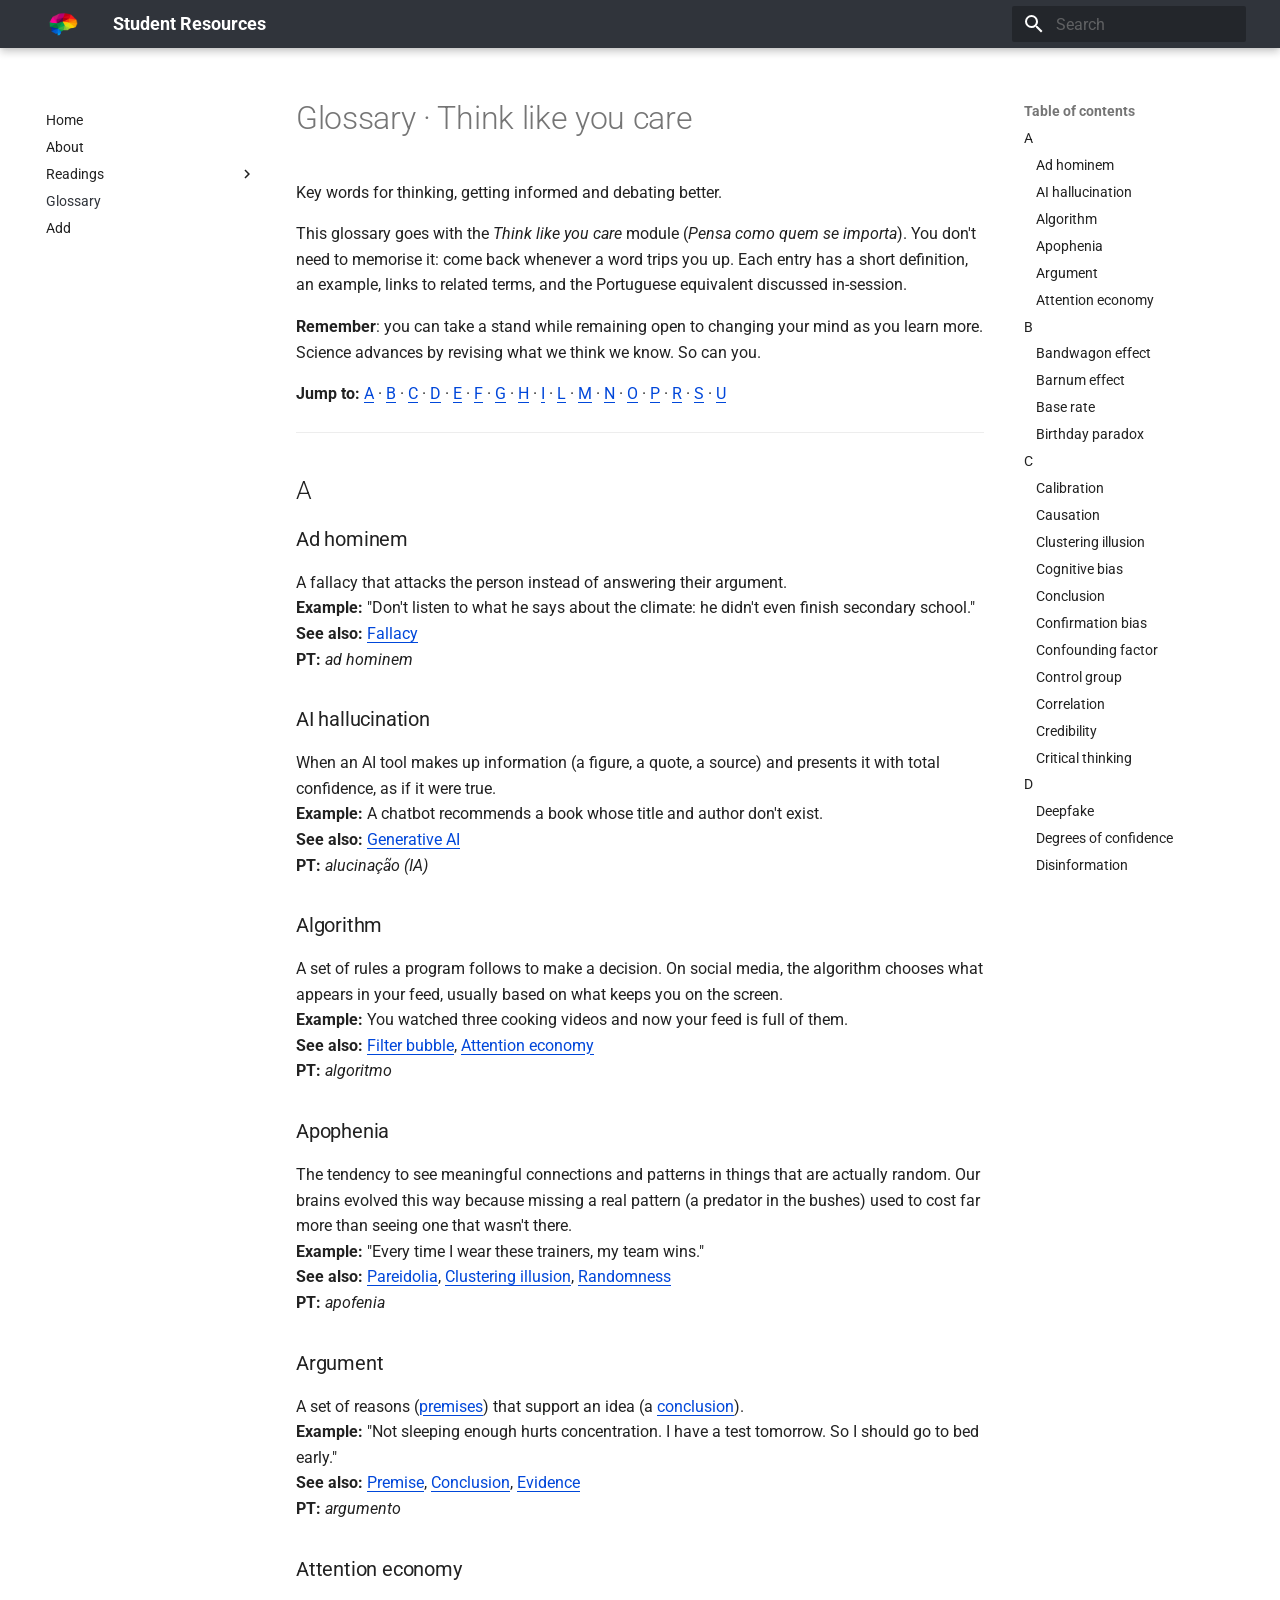
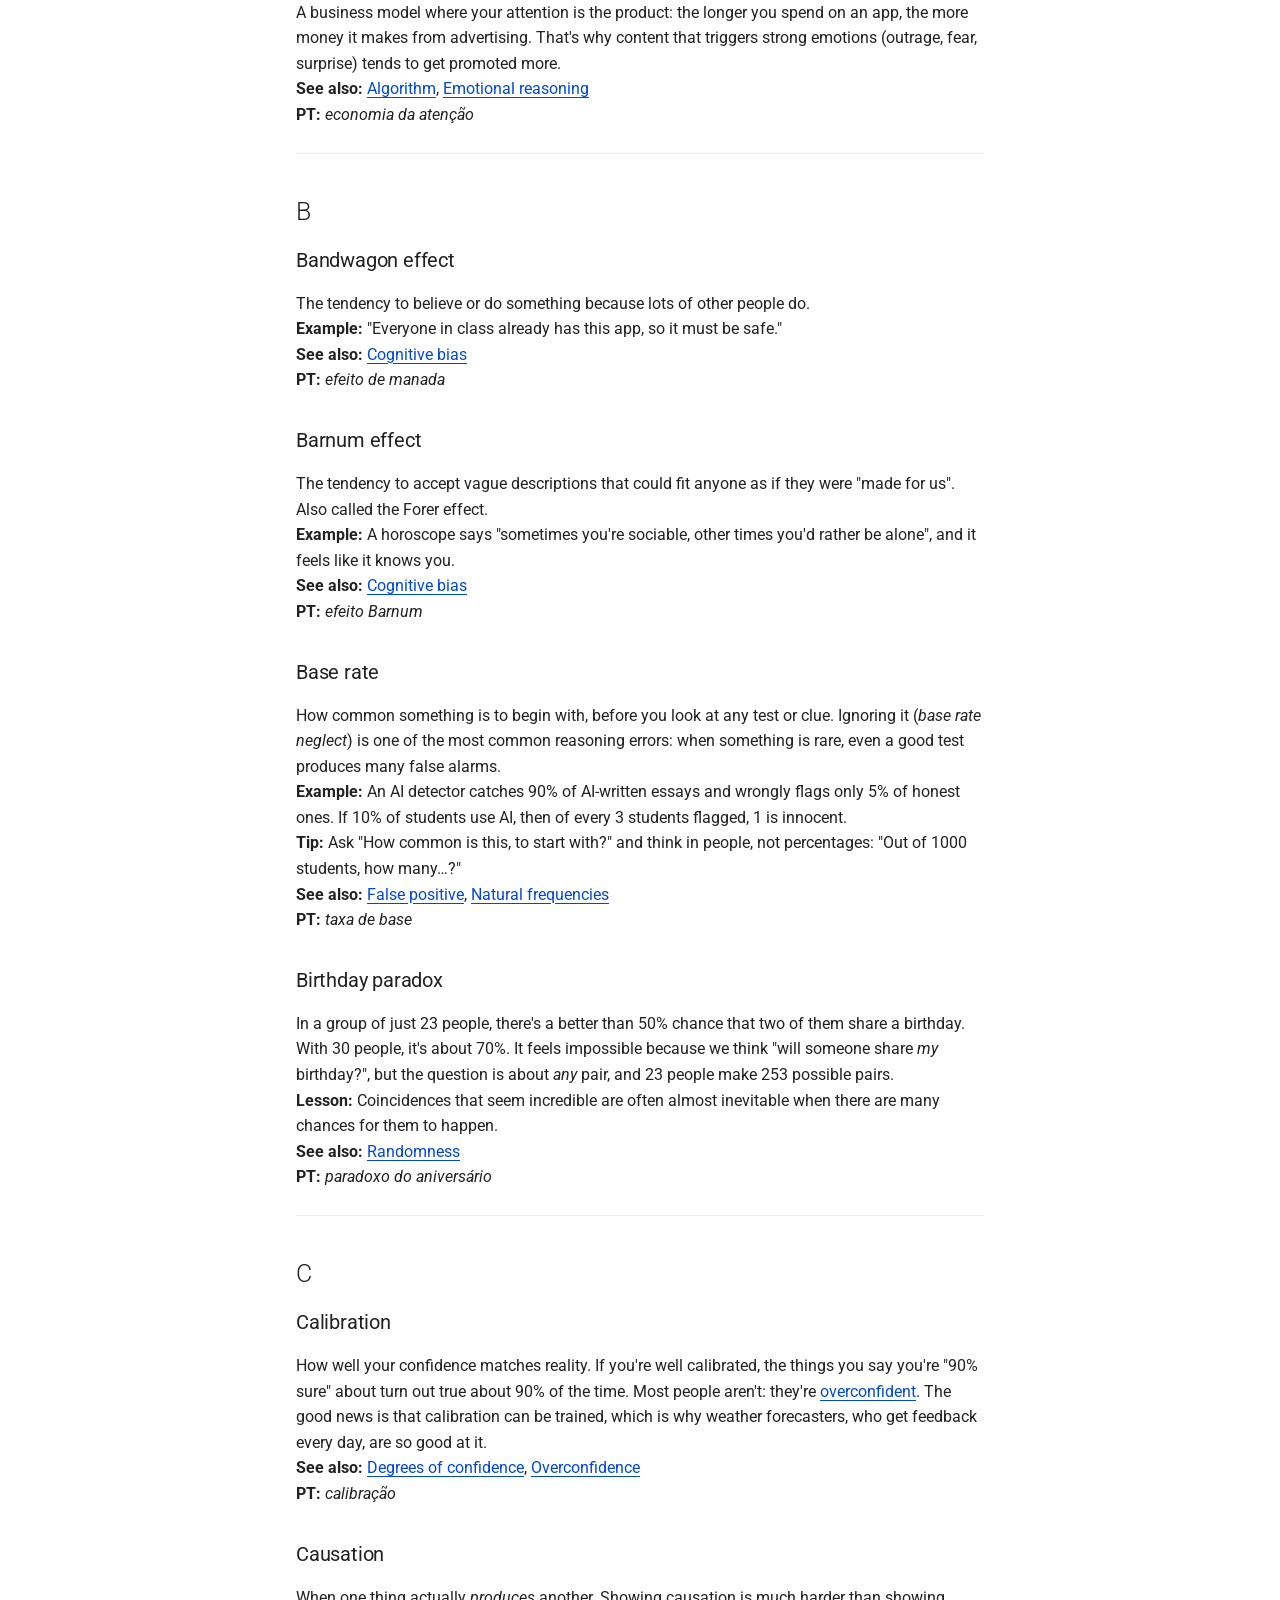
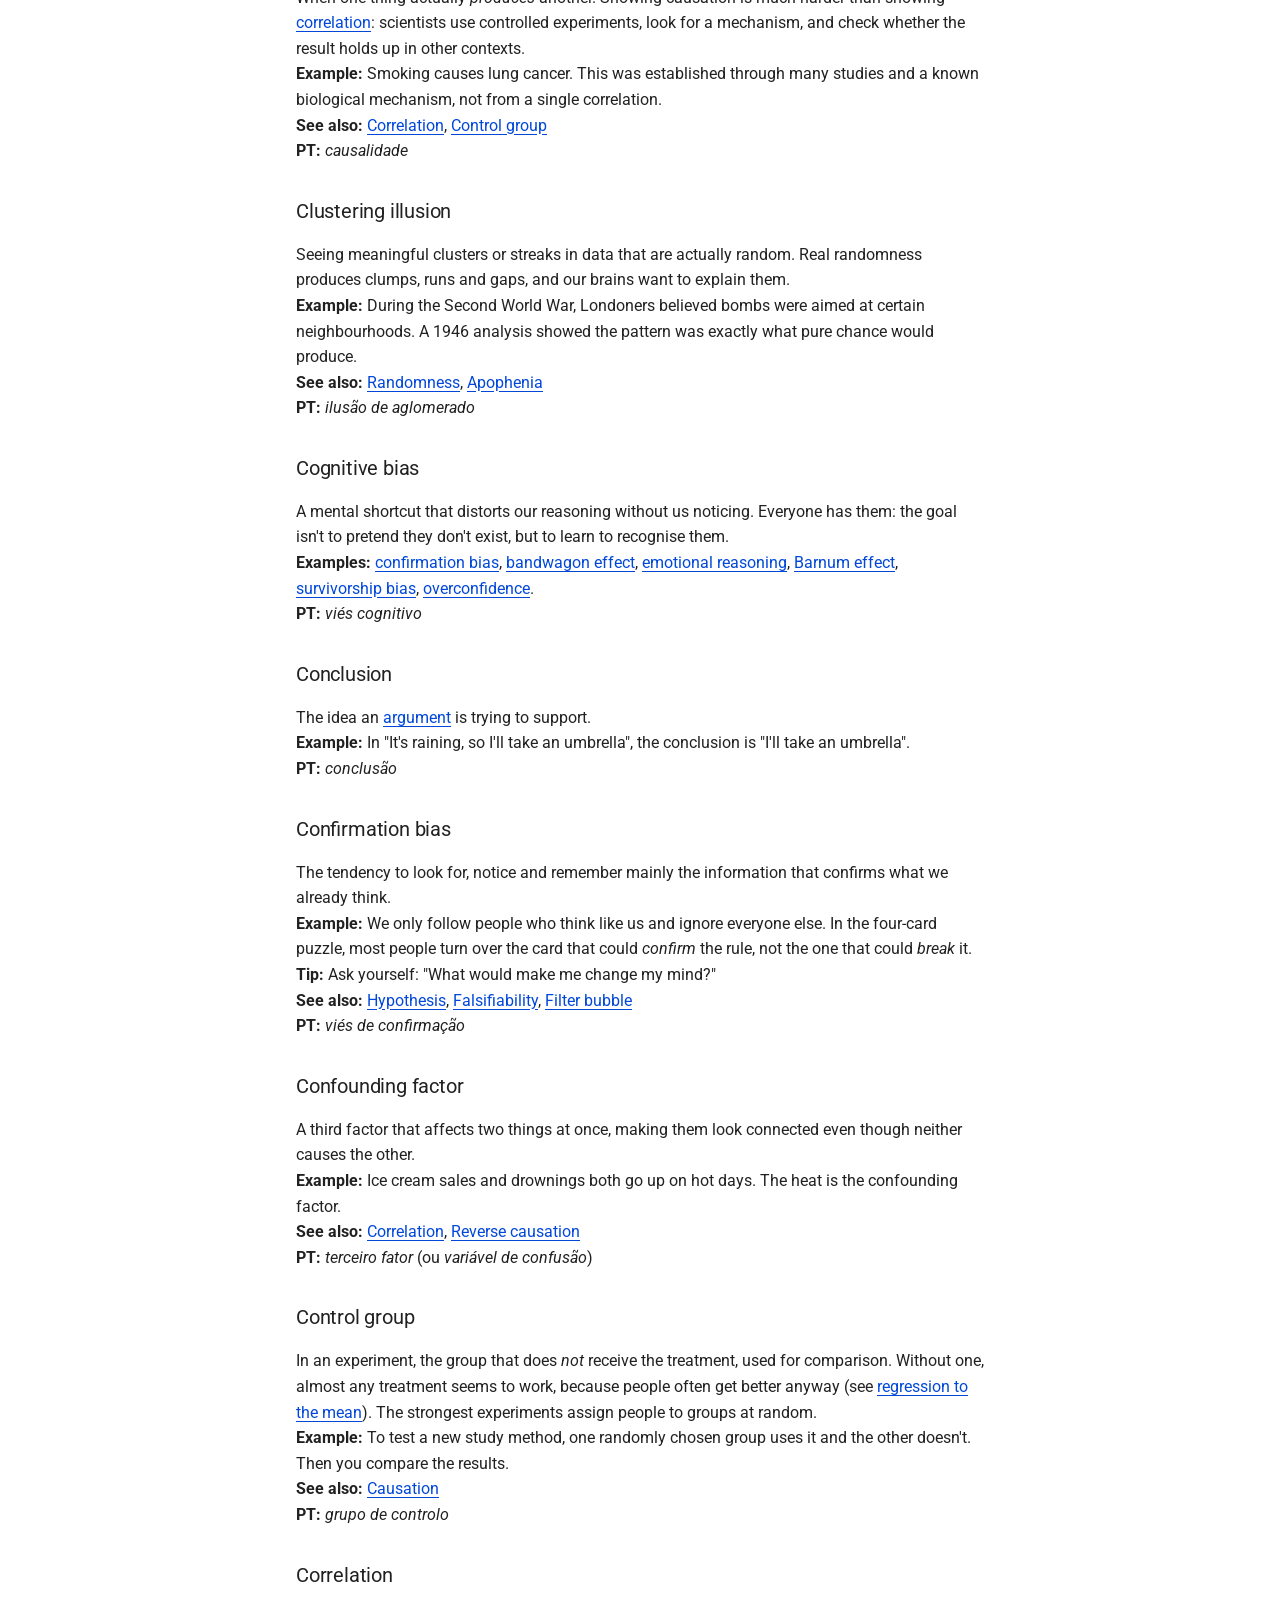
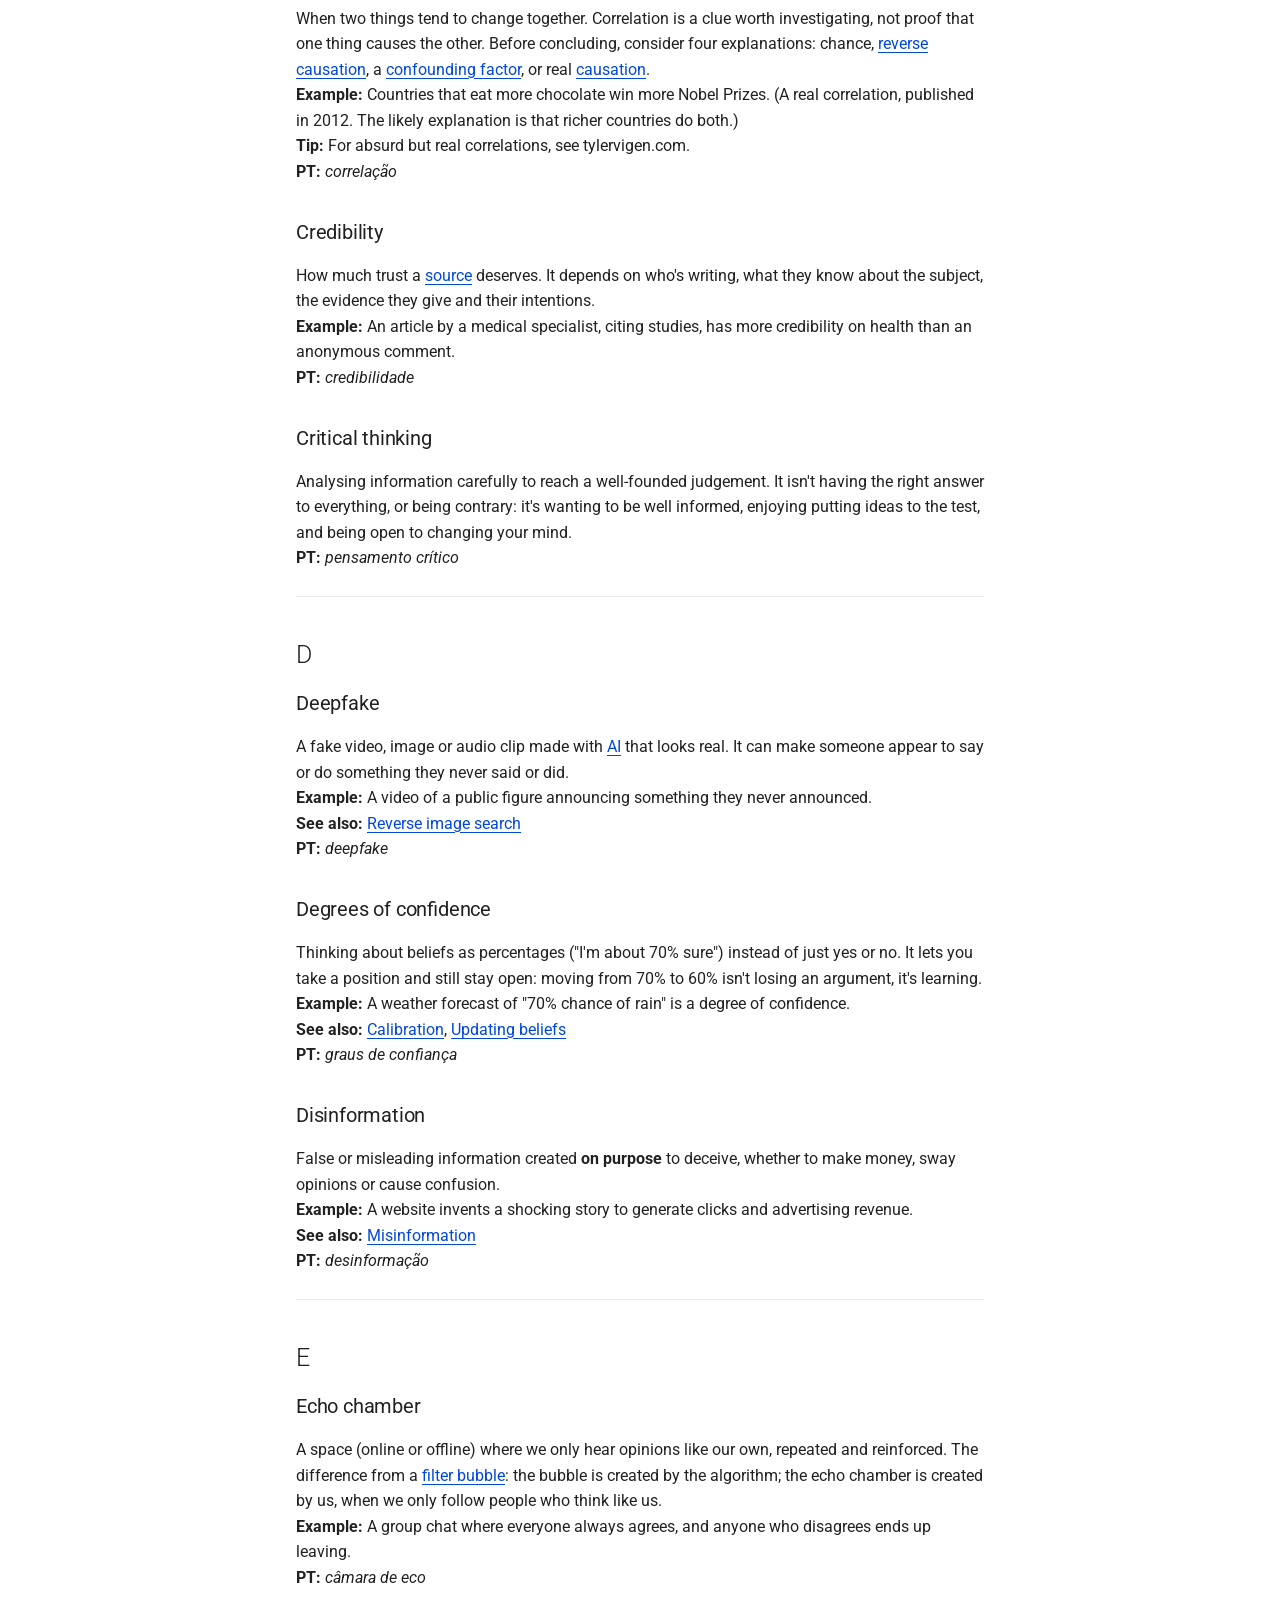
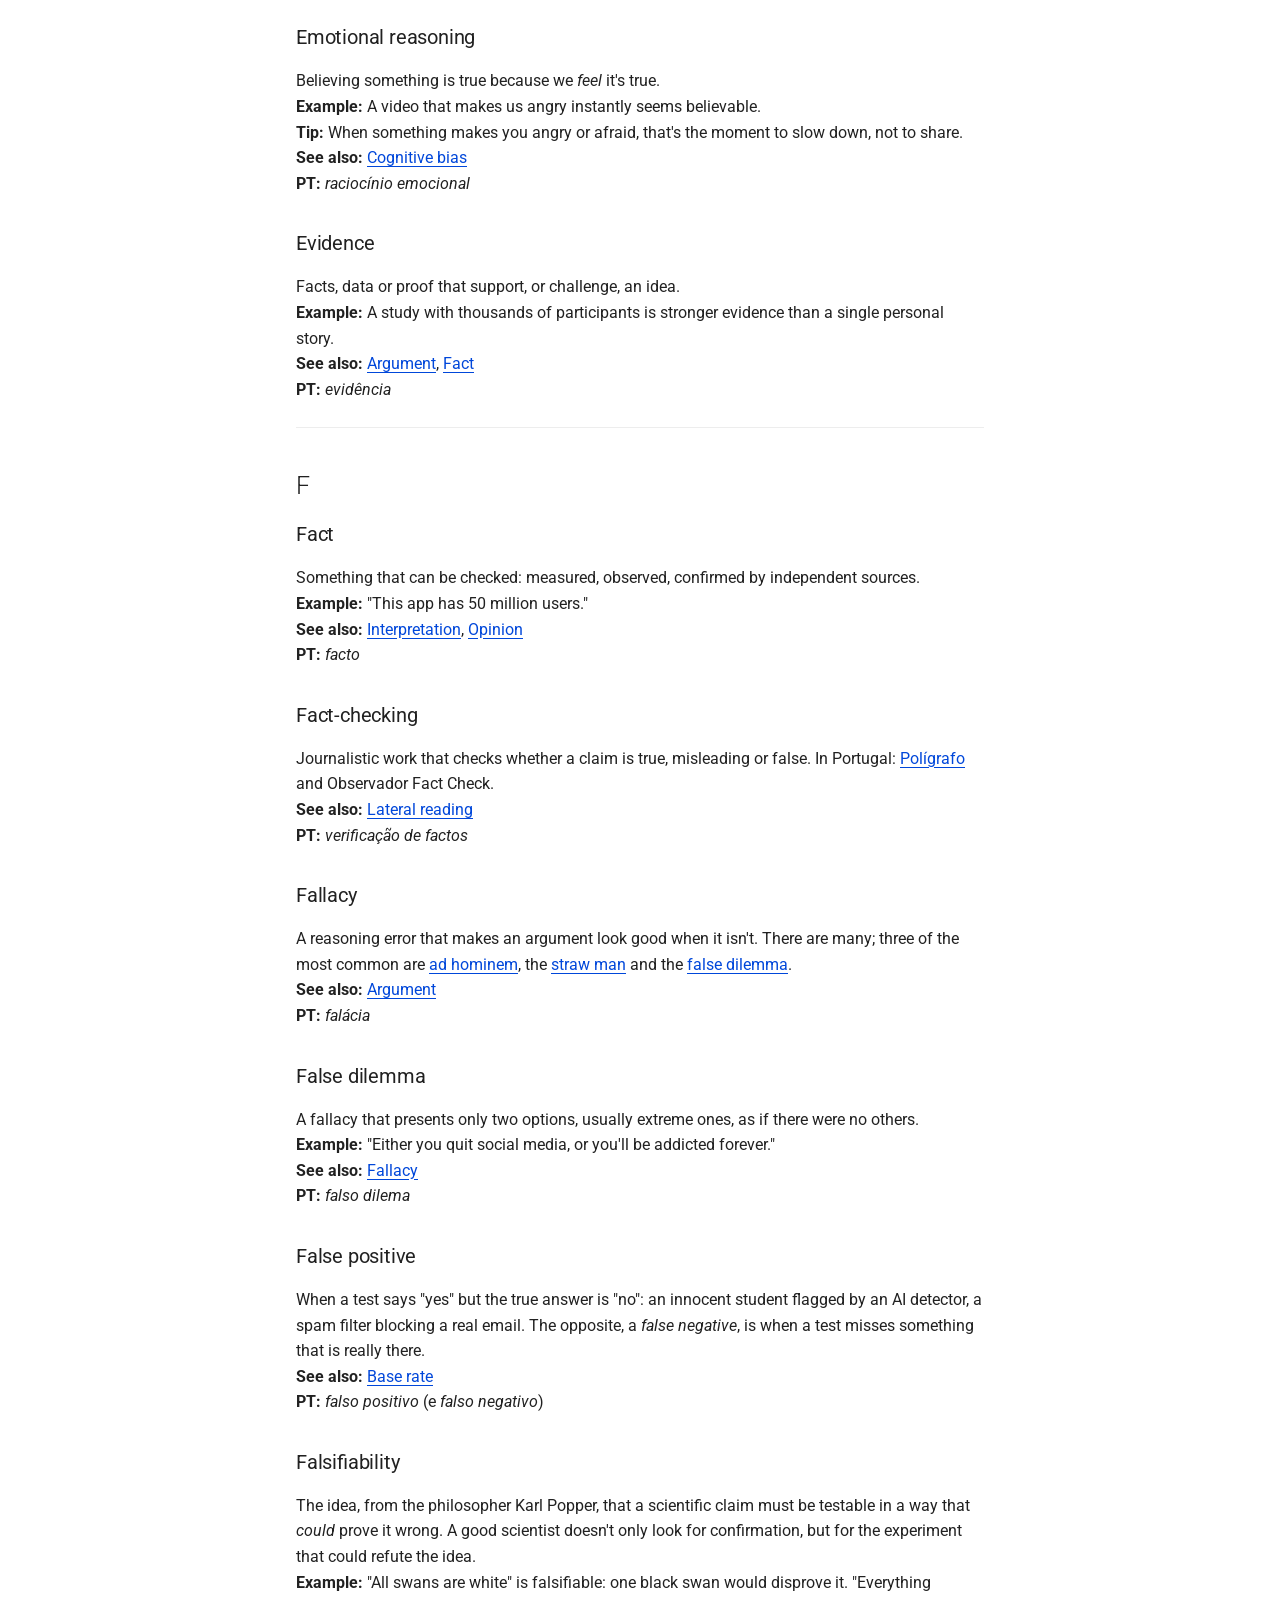
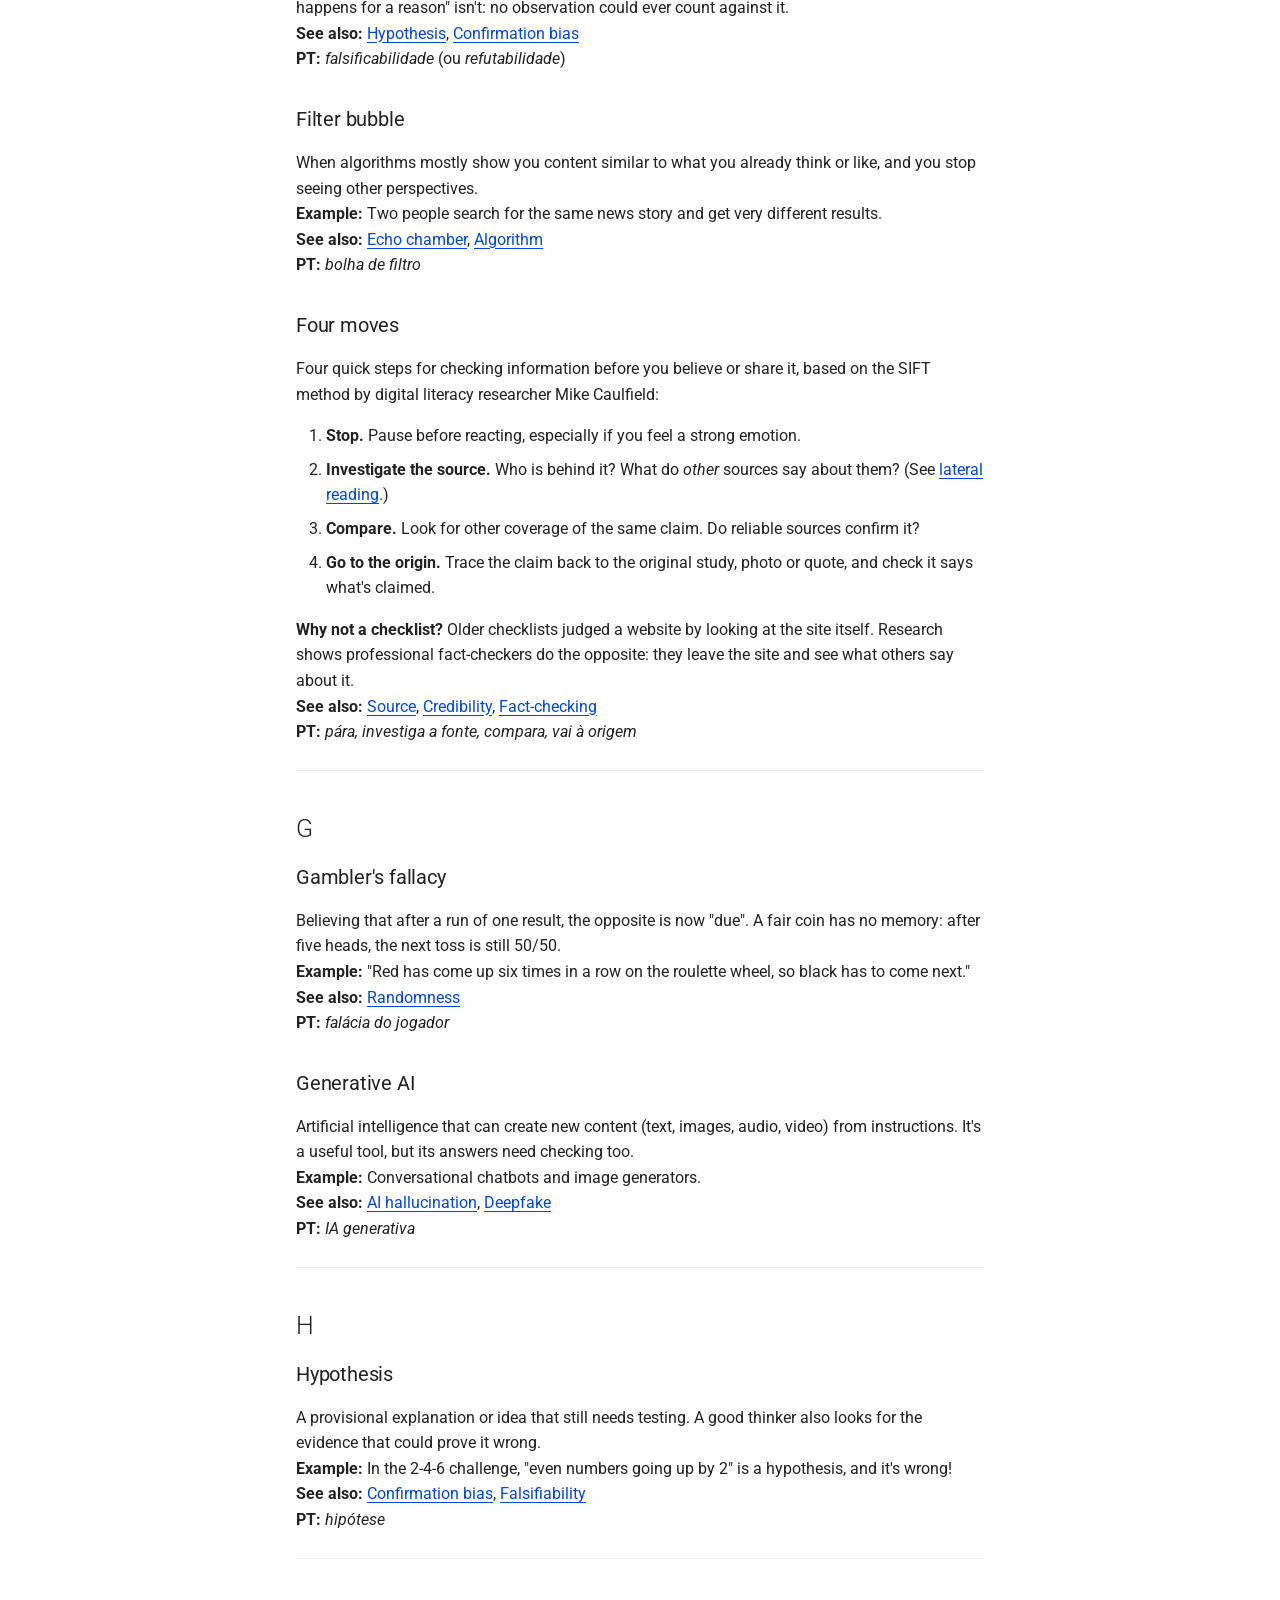
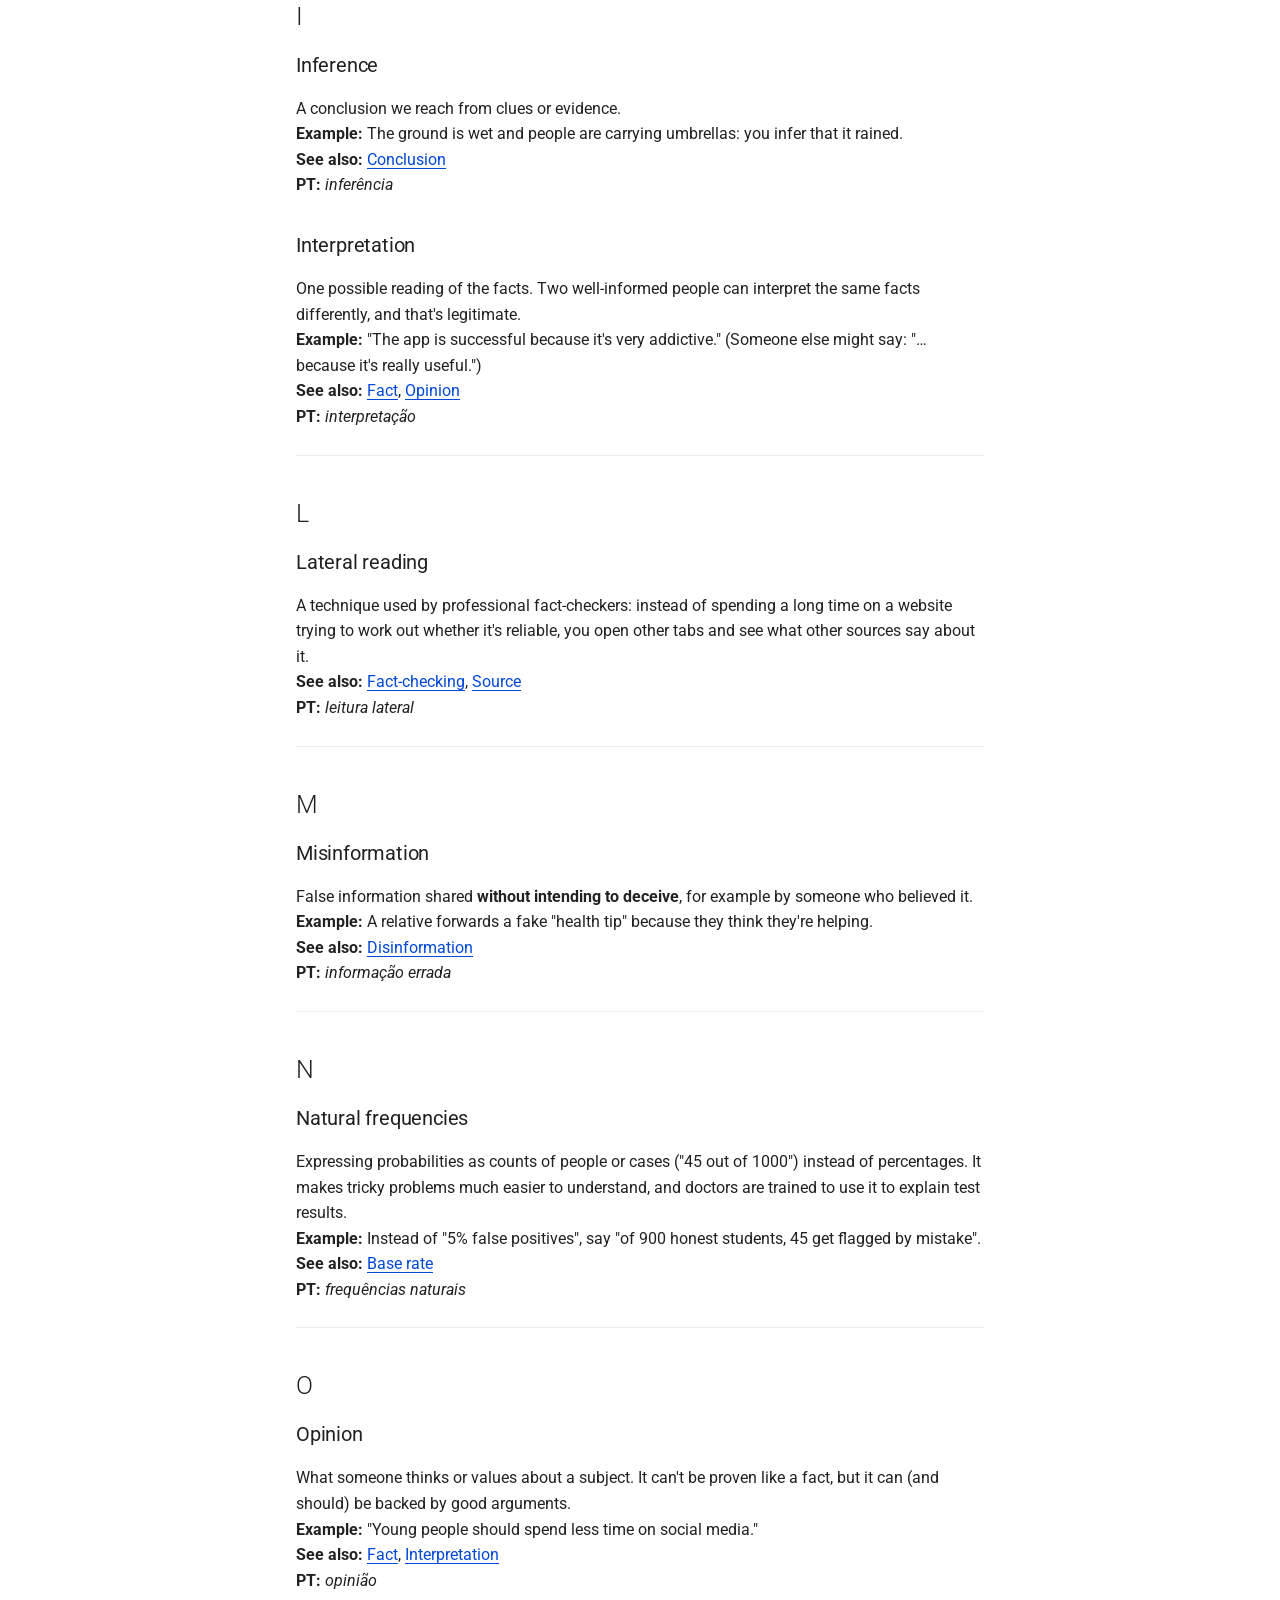
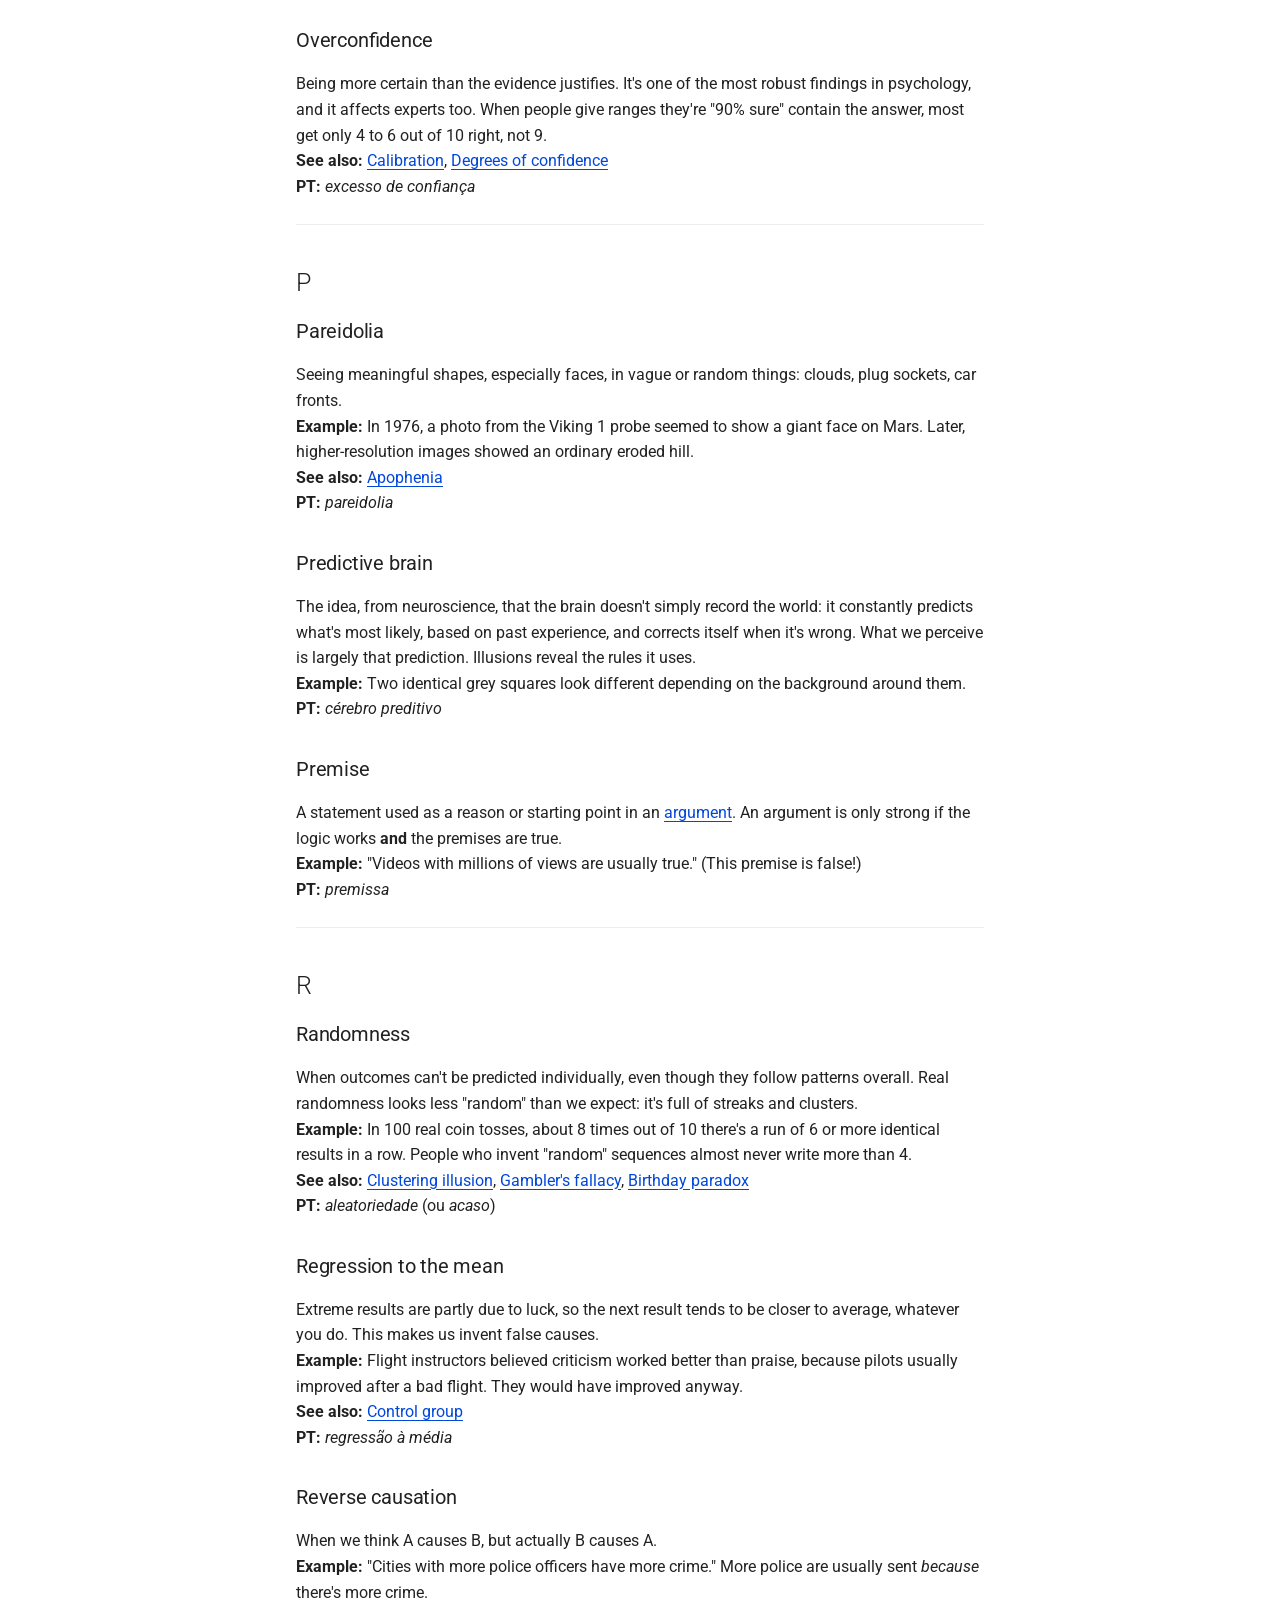
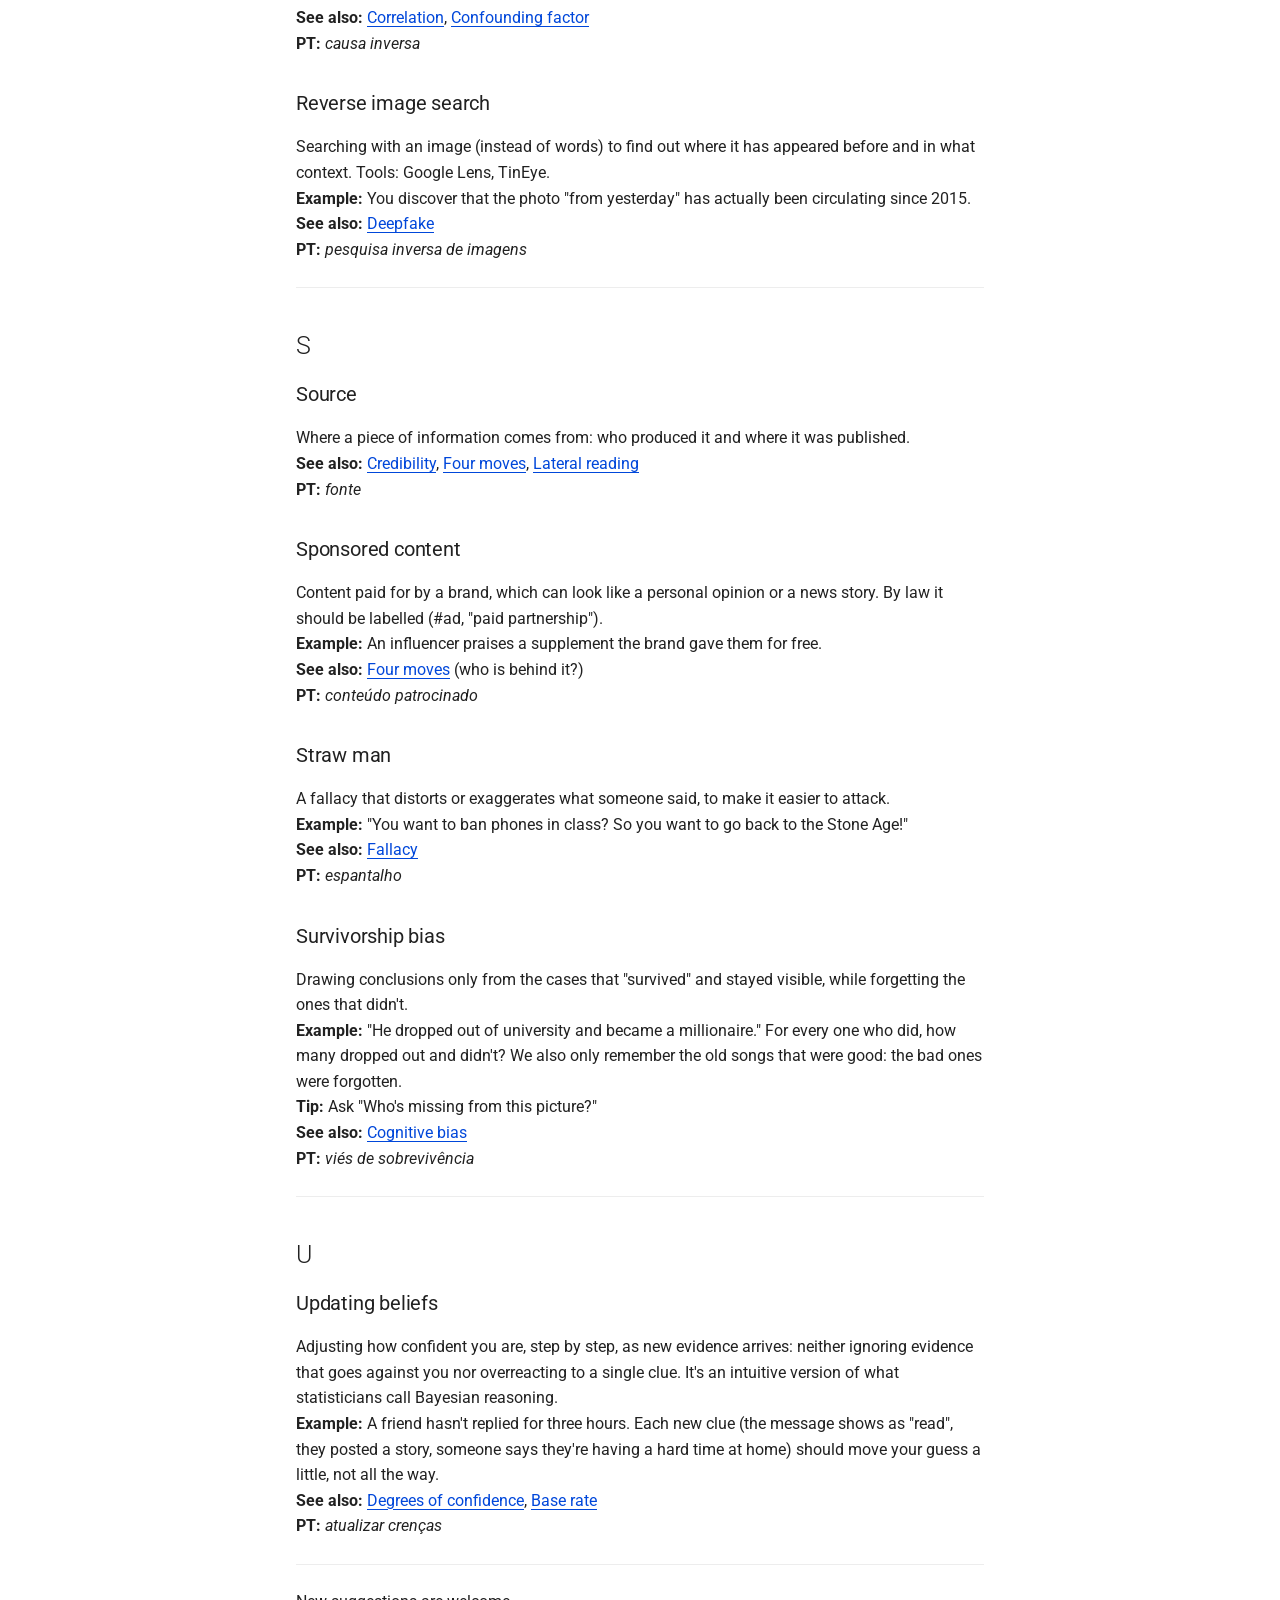
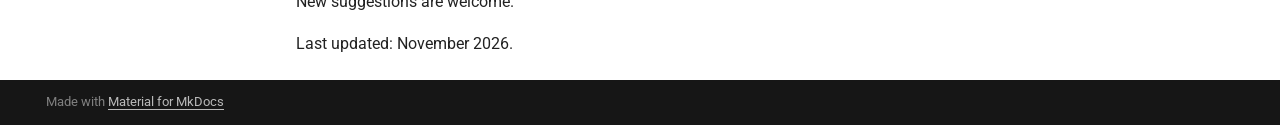
<file: glossary/index.html>
<!doctype html>
<html lang="en" class="no-js">
  <head>
    
      <meta charset="utf-8">
      <meta name="viewport" content="width=device-width,initial-scale=1">
      
        <meta name="description" content="A curated collection of resources supporting curiosity, critical thinking and independent learning.">
      
      
        <meta name="author" content="cmr">
      
      
        <link rel="canonical" href="https://cr-1.github.io/student-resources-site/glossary/">
      
      
        <link rel="prev" href="../Non-fiction/">
      
      
        <link rel="next" href="../contributing/">
      
      
        
      
      
      <link rel="icon" href="../assets/logo_cmr.png">
      <meta name="generator" content="mkdocs-1.6.1, mkdocs-material-9.8.0">
    
    
      
        <title>Glossary - Student Resources</title>
      
    
    
      <link rel="stylesheet" href="../assets/stylesheets/main.57a0d79d.min.css">
      
        
        <link rel="stylesheet" href="../assets/stylesheets/palette.fb2fffe2.min.css">
      
      


    
    
      
    
    
      
        
        
        <link rel="preconnect" href="https://fonts.gstatic.com" crossorigin>
        <link rel="stylesheet" href="https://fonts.googleapis.com/css?family=Roboto:300,300i,400,400i,700,700i%7CRoboto+Mono:400,400i,700,700i&display=fallback">
        <style>:root{--md-text-font:"Roboto";--md-code-font:"Roboto Mono"}</style>
      
    
    
      <link rel="stylesheet" href="../assets/extra.css">
    
    <script>__md_scope=new URL("..",location),__md_hash=e=>[...e].reduce(((e,_)=>(e<<5)-e+_.charCodeAt(0)),0),__md_get=(e,_=localStorage,t=__md_scope)=>JSON.parse(_.getItem(t.pathname+"."+e)),__md_set=(e,_,t=localStorage,a=__md_scope)=>{try{t.setItem(a.pathname+"."+e,JSON.stringify(_))}catch(e){}}</script>
    
      

    
    
  
  

  </head>
  
  
    
    
    
    
    
    <body dir="ltr" data-md-color-scheme="default" data-md-color-primary="sage" data-md-color-accent="grey">
  
    
    <input class="md-toggle" data-md-toggle="drawer" type="checkbox" id="__drawer" autocomplete="off">
    <input class="md-toggle" data-md-toggle="search" type="checkbox" id="__search" autocomplete="off">
    <label class="md-overlay" for="__drawer"></label>
    <div data-md-component="skip">
      
        
        <a href="#glossary-think-like-you-care" class="md-skip">
          Skip to content
        </a>
      
    </div>
    <div data-md-component="announce">
      
    </div>
    
    
      

  

<header class="md-header md-header--shadow" data-md-component="header">
  <nav class="md-header__inner md-grid" aria-label="Header">
    <a href=".." title="Student Resources" class="md-header__button md-logo" aria-label="Student Resources" data-md-component="logo">
      
  <img src="../assets/logo_cmr.png" alt="logo">

    </a>
    <label class="md-header__button md-icon" for="__drawer">
      
      <svg xmlns="http://www.w3.org/2000/svg" viewBox="0 0 24 24"><path d="M3 6h18v2H3zm0 5h18v2H3zm0 5h18v2H3z"/></svg>
    </label>
    <div class="md-header__title" data-md-component="header-title">
      <div class="md-header__ellipsis">
        <div class="md-header__topic">
          <span class="md-ellipsis">
            Student Resources
          </span>
        </div>
        <div class="md-header__topic" data-md-component="header-topic">
          <span class="md-ellipsis">
            
              Glossary
            
          </span>
        </div>
      </div>
    </div>
    
      
    
    
    
    
      
      
        <label class="md-header__button md-icon" for="__search">
          
          <svg xmlns="http://www.w3.org/2000/svg" viewBox="0 0 24 24"><path d="M9.5 3A6.5 6.5 0 0 1 16 9.5c0 1.61-.59 3.09-1.56 4.23l.27.27h.79l5 5-1.5 1.5-5-5v-.79l-.27-.27A6.52 6.52 0 0 1 9.5 16 6.5 6.5 0 0 1 3 9.5 6.5 6.5 0 0 1 9.5 3m0 2C7 5 5 7 5 9.5S7 14 9.5 14 14 12 14 9.5 12 5 9.5 5"/></svg>
        </label>
        <div class="md-search" data-md-component="search" role="dialog">
  <label class="md-search__overlay" for="__search"></label>
  <div class="md-search__inner" role="search">
    <form class="md-search__form" name="search">
      <input type="text" class="md-search__input" name="query" aria-label="Search" placeholder="Search" autocapitalize="off" autocorrect="off" autocomplete="off" spellcheck="false" data-md-component="search-query" required>
      <label class="md-search__icon md-icon" for="__search">
        
        <svg xmlns="http://www.w3.org/2000/svg" viewBox="0 0 24 24"><path d="M9.5 3A6.5 6.5 0 0 1 16 9.5c0 1.61-.59 3.09-1.56 4.23l.27.27h.79l5 5-1.5 1.5-5-5v-.79l-.27-.27A6.52 6.52 0 0 1 9.5 16 6.5 6.5 0 0 1 3 9.5 6.5 6.5 0 0 1 9.5 3m0 2C7 5 5 7 5 9.5S7 14 9.5 14 14 12 14 9.5 12 5 9.5 5"/></svg>
        
        <svg xmlns="http://www.w3.org/2000/svg" viewBox="0 0 24 24"><path d="M20 11v2H8l5.5 5.5-1.42 1.42L4.16 12l7.92-7.92L13.5 5.5 8 11z"/></svg>
      </label>
      <nav class="md-search__options" aria-label="Search">
        
        <button type="reset" class="md-search__icon md-icon" title="Clear" aria-label="Clear" tabindex="-1">
          
          <svg xmlns="http://www.w3.org/2000/svg" viewBox="0 0 24 24"><path d="M19 6.41 17.59 5 12 10.59 6.41 5 5 6.41 10.59 12 5 17.59 6.41 19 12 13.41 17.59 19 19 17.59 13.41 12z"/></svg>
        </button>
      </nav>
      
    </form>
    <div class="md-search__output">
      <div class="md-search__scrollwrap" tabindex="0" data-md-scrollfix>
        <div class="md-search-result" data-md-component="search-result">
          <div class="md-search-result__meta">
            Initializing search
          </div>
          <ol class="md-search-result__list" role="presentation"></ol>
        </div>
      </div>
    </div>
  </div>
</div>
      
    
    
  </nav>
  
</header>
    
    <div class="md-container" data-md-component="container">
      
      
        
          
        
      
      <main class="md-main" data-md-component="main">
        <div class="md-main__inner md-grid">
          
            
              
              <div class="md-sidebar md-sidebar--primary" data-md-component="sidebar" data-md-type="navigation" >
                <div class="md-sidebar__scrollwrap">
                  <div class="md-sidebar__inner">
                    



<nav class="md-nav md-nav--primary" aria-label="Navigation" data-md-level="0">
  <label class="md-nav__title" for="__drawer">
    <a href=".." title="Student Resources" class="md-nav__button md-logo" aria-label="Student Resources" data-md-component="logo">
      
  <img src="../assets/logo_cmr.png" alt="logo">

    </a>
    Student Resources
  </label>
  
  <ul class="md-nav__list" data-md-scrollfix>
    
      
      
  
  
  
  
    <li class="md-nav__item">
      <a href=".." class="md-nav__link">
        
  
  
  <span class="md-ellipsis">
    
  
    Home
  

    
  </span>
  
  

      </a>
    </li>
  

    
      
      
  
  
  
  
    <li class="md-nav__item">
      <a href="../about/" class="md-nav__link">
        
  
  
  <span class="md-ellipsis">
    
  
    About
  

    
  </span>
  
  

      </a>
    </li>
  

    
      
      
  
  
  
  
    
    
    
    
    
    <li class="md-nav__item md-nav__item--nested">
      
        
        
        <input class="md-nav__toggle md-toggle " type="checkbox" id="__nav_3" >
        
          
          <label class="md-nav__link" for="__nav_3" id="__nav_3_label" tabindex="0">
            
  
  
  <span class="md-ellipsis">
    
  
    Readings
  

    
  </span>
  
  

            <span class="md-nav__icon md-icon"></span>
          </label>
        
        <nav class="md-nav" data-md-level="1" aria-labelledby="__nav_3_label" aria-expanded="false">
          <label class="md-nav__title" for="__nav_3">
            <span class="md-nav__icon md-icon"></span>
            
  
    Readings
  

          </label>
          <ul class="md-nav__list" data-md-scrollfix>
            
              
                
  
  
  
  
    <li class="md-nav__item">
      <a href="../readings/" class="md-nav__link">
        
  
  
  <span class="md-ellipsis">
    
  
    Overview
  

    
  </span>
  
  

      </a>
    </li>
  

              
            
              
                
  
  
  
  
    <li class="md-nav__item">
      <a href="../Fiction/" class="md-nav__link">
        
  
  
  <span class="md-ellipsis">
    
  
    Fiction
  

    
  </span>
  
  

      </a>
    </li>
  

              
            
              
                
  
  
  
  
    <li class="md-nav__item">
      <a href="../Non-fiction/" class="md-nav__link">
        
  
  
  <span class="md-ellipsis">
    
  
    Non-Fiction
  

    
  </span>
  
  

      </a>
    </li>
  

              
            
          </ul>
        </nav>
      
    </li>
  

    
      
      
  
  
    
  
  
  
    <li class="md-nav__item md-nav__item--active">
      
      <input class="md-nav__toggle md-toggle" type="checkbox" id="__toc">
      
      
        
      
      
        <label class="md-nav__link md-nav__link--active" for="__toc">
          
  
  
  <span class="md-ellipsis">
    
  
    Glossary
  

    
  </span>
  
  

          <span class="md-nav__icon md-icon"></span>
        </label>
      
      <a href="./" class="md-nav__link md-nav__link--active">
        
  
  
  <span class="md-ellipsis">
    
  
    Glossary
  

    
  </span>
  
  

      </a>
      
        

<nav class="md-nav md-nav--secondary" aria-label="Table of contents">
  
  
  
    
  
  
    <label class="md-nav__title" for="__toc">
      <span class="md-nav__icon md-icon"></span>
      Table of contents
    </label>
    <ul class="md-nav__list" data-md-component="toc" data-md-scrollfix>
      
        <li class="md-nav__item">
  <a href="#a" class="md-nav__link">
    <span class="md-ellipsis">
      
        A
      
    </span>
  </a>
  
    <nav class="md-nav" aria-label="A">
      <ul class="md-nav__list">
        
          <li class="md-nav__item">
  <a href="#ad-hominem" class="md-nav__link">
    <span class="md-ellipsis">
      
        Ad hominem
      
    </span>
  </a>
  
</li>
        
          <li class="md-nav__item">
  <a href="#ai-hallucination" class="md-nav__link">
    <span class="md-ellipsis">
      
        AI hallucination
      
    </span>
  </a>
  
</li>
        
          <li class="md-nav__item">
  <a href="#algorithm" class="md-nav__link">
    <span class="md-ellipsis">
      
        Algorithm
      
    </span>
  </a>
  
</li>
        
          <li class="md-nav__item">
  <a href="#apophenia" class="md-nav__link">
    <span class="md-ellipsis">
      
        Apophenia
      
    </span>
  </a>
  
</li>
        
          <li class="md-nav__item">
  <a href="#argument" class="md-nav__link">
    <span class="md-ellipsis">
      
        Argument
      
    </span>
  </a>
  
</li>
        
          <li class="md-nav__item">
  <a href="#attention-economy" class="md-nav__link">
    <span class="md-ellipsis">
      
        Attention economy
      
    </span>
  </a>
  
</li>
        
      </ul>
    </nav>
  
</li>
      
        <li class="md-nav__item">
  <a href="#b" class="md-nav__link">
    <span class="md-ellipsis">
      
        B
      
    </span>
  </a>
  
    <nav class="md-nav" aria-label="B">
      <ul class="md-nav__list">
        
          <li class="md-nav__item">
  <a href="#bandwagon-effect" class="md-nav__link">
    <span class="md-ellipsis">
      
        Bandwagon effect
      
    </span>
  </a>
  
</li>
        
          <li class="md-nav__item">
  <a href="#barnum-effect" class="md-nav__link">
    <span class="md-ellipsis">
      
        Barnum effect
      
    </span>
  </a>
  
</li>
        
          <li class="md-nav__item">
  <a href="#base-rate" class="md-nav__link">
    <span class="md-ellipsis">
      
        Base rate
      
    </span>
  </a>
  
</li>
        
          <li class="md-nav__item">
  <a href="#birthday-paradox" class="md-nav__link">
    <span class="md-ellipsis">
      
        Birthday paradox
      
    </span>
  </a>
  
</li>
        
      </ul>
    </nav>
  
</li>
      
        <li class="md-nav__item">
  <a href="#c" class="md-nav__link">
    <span class="md-ellipsis">
      
        C
      
    </span>
  </a>
  
    <nav class="md-nav" aria-label="C">
      <ul class="md-nav__list">
        
          <li class="md-nav__item">
  <a href="#calibration" class="md-nav__link">
    <span class="md-ellipsis">
      
        Calibration
      
    </span>
  </a>
  
</li>
        
          <li class="md-nav__item">
  <a href="#causation" class="md-nav__link">
    <span class="md-ellipsis">
      
        Causation
      
    </span>
  </a>
  
</li>
        
          <li class="md-nav__item">
  <a href="#clustering-illusion" class="md-nav__link">
    <span class="md-ellipsis">
      
        Clustering illusion
      
    </span>
  </a>
  
</li>
        
          <li class="md-nav__item">
  <a href="#cognitive-bias" class="md-nav__link">
    <span class="md-ellipsis">
      
        Cognitive bias
      
    </span>
  </a>
  
</li>
        
          <li class="md-nav__item">
  <a href="#conclusion" class="md-nav__link">
    <span class="md-ellipsis">
      
        Conclusion
      
    </span>
  </a>
  
</li>
        
          <li class="md-nav__item">
  <a href="#confirmation-bias" class="md-nav__link">
    <span class="md-ellipsis">
      
        Confirmation bias
      
    </span>
  </a>
  
</li>
        
          <li class="md-nav__item">
  <a href="#confounding-factor" class="md-nav__link">
    <span class="md-ellipsis">
      
        Confounding factor
      
    </span>
  </a>
  
</li>
        
          <li class="md-nav__item">
  <a href="#control-group" class="md-nav__link">
    <span class="md-ellipsis">
      
        Control group
      
    </span>
  </a>
  
</li>
        
          <li class="md-nav__item">
  <a href="#correlation" class="md-nav__link">
    <span class="md-ellipsis">
      
        Correlation
      
    </span>
  </a>
  
</li>
        
          <li class="md-nav__item">
  <a href="#credibility" class="md-nav__link">
    <span class="md-ellipsis">
      
        Credibility
      
    </span>
  </a>
  
</li>
        
          <li class="md-nav__item">
  <a href="#critical-thinking" class="md-nav__link">
    <span class="md-ellipsis">
      
        Critical thinking
      
    </span>
  </a>
  
</li>
        
      </ul>
    </nav>
  
</li>
      
        <li class="md-nav__item">
  <a href="#d" class="md-nav__link">
    <span class="md-ellipsis">
      
        D
      
    </span>
  </a>
  
    <nav class="md-nav" aria-label="D">
      <ul class="md-nav__list">
        
          <li class="md-nav__item">
  <a href="#deepfake" class="md-nav__link">
    <span class="md-ellipsis">
      
        Deepfake
      
    </span>
  </a>
  
</li>
        
          <li class="md-nav__item">
  <a href="#degrees-of-confidence" class="md-nav__link">
    <span class="md-ellipsis">
      
        Degrees of confidence
      
    </span>
  </a>
  
</li>
        
          <li class="md-nav__item">
  <a href="#disinformation" class="md-nav__link">
    <span class="md-ellipsis">
      
        Disinformation
      
    </span>
  </a>
  
</li>
        
      </ul>
    </nav>
  
</li>
      
        <li class="md-nav__item">
  <a href="#e" class="md-nav__link">
    <span class="md-ellipsis">
      
        E
      
    </span>
  </a>
  
    <nav class="md-nav" aria-label="E">
      <ul class="md-nav__list">
        
          <li class="md-nav__item">
  <a href="#echo-chamber" class="md-nav__link">
    <span class="md-ellipsis">
      
        Echo chamber
      
    </span>
  </a>
  
</li>
        
          <li class="md-nav__item">
  <a href="#emotional-reasoning" class="md-nav__link">
    <span class="md-ellipsis">
      
        Emotional reasoning
      
    </span>
  </a>
  
</li>
        
          <li class="md-nav__item">
  <a href="#evidence" class="md-nav__link">
    <span class="md-ellipsis">
      
        Evidence
      
    </span>
  </a>
  
</li>
        
      </ul>
    </nav>
  
</li>
      
        <li class="md-nav__item">
  <a href="#f" class="md-nav__link">
    <span class="md-ellipsis">
      
        F
      
    </span>
  </a>
  
    <nav class="md-nav" aria-label="F">
      <ul class="md-nav__list">
        
          <li class="md-nav__item">
  <a href="#fact" class="md-nav__link">
    <span class="md-ellipsis">
      
        Fact
      
    </span>
  </a>
  
</li>
        
          <li class="md-nav__item">
  <a href="#fact-checking" class="md-nav__link">
    <span class="md-ellipsis">
      
        Fact-checking
      
    </span>
  </a>
  
</li>
        
          <li class="md-nav__item">
  <a href="#fallacy" class="md-nav__link">
    <span class="md-ellipsis">
      
        Fallacy
      
    </span>
  </a>
  
</li>
        
          <li class="md-nav__item">
  <a href="#false-dilemma" class="md-nav__link">
    <span class="md-ellipsis">
      
        False dilemma
      
    </span>
  </a>
  
</li>
        
          <li class="md-nav__item">
  <a href="#false-positive" class="md-nav__link">
    <span class="md-ellipsis">
      
        False positive
      
    </span>
  </a>
  
</li>
        
          <li class="md-nav__item">
  <a href="#falsifiability" class="md-nav__link">
    <span class="md-ellipsis">
      
        Falsifiability
      
    </span>
  </a>
  
</li>
        
          <li class="md-nav__item">
  <a href="#filter-bubble" class="md-nav__link">
    <span class="md-ellipsis">
      
        Filter bubble
      
    </span>
  </a>
  
</li>
        
          <li class="md-nav__item">
  <a href="#four-moves" class="md-nav__link">
    <span class="md-ellipsis">
      
        Four moves
      
    </span>
  </a>
  
</li>
        
      </ul>
    </nav>
  
</li>
      
        <li class="md-nav__item">
  <a href="#g" class="md-nav__link">
    <span class="md-ellipsis">
      
        G
      
    </span>
  </a>
  
    <nav class="md-nav" aria-label="G">
      <ul class="md-nav__list">
        
          <li class="md-nav__item">
  <a href="#gamblers-fallacy" class="md-nav__link">
    <span class="md-ellipsis">
      
        Gambler's fallacy
      
    </span>
  </a>
  
</li>
        
          <li class="md-nav__item">
  <a href="#generative-ai" class="md-nav__link">
    <span class="md-ellipsis">
      
        Generative AI
      
    </span>
  </a>
  
</li>
        
      </ul>
    </nav>
  
</li>
      
        <li class="md-nav__item">
  <a href="#h" class="md-nav__link">
    <span class="md-ellipsis">
      
        H
      
    </span>
  </a>
  
    <nav class="md-nav" aria-label="H">
      <ul class="md-nav__list">
        
          <li class="md-nav__item">
  <a href="#hypothesis" class="md-nav__link">
    <span class="md-ellipsis">
      
        Hypothesis
      
    </span>
  </a>
  
</li>
        
      </ul>
    </nav>
  
</li>
      
        <li class="md-nav__item">
  <a href="#i" class="md-nav__link">
    <span class="md-ellipsis">
      
        I
      
    </span>
  </a>
  
    <nav class="md-nav" aria-label="I">
      <ul class="md-nav__list">
        
          <li class="md-nav__item">
  <a href="#inference" class="md-nav__link">
    <span class="md-ellipsis">
      
        Inference
      
    </span>
  </a>
  
</li>
        
          <li class="md-nav__item">
  <a href="#interpretation" class="md-nav__link">
    <span class="md-ellipsis">
      
        Interpretation
      
    </span>
  </a>
  
</li>
        
      </ul>
    </nav>
  
</li>
      
        <li class="md-nav__item">
  <a href="#l" class="md-nav__link">
    <span class="md-ellipsis">
      
        L
      
    </span>
  </a>
  
    <nav class="md-nav" aria-label="L">
      <ul class="md-nav__list">
        
          <li class="md-nav__item">
  <a href="#lateral-reading" class="md-nav__link">
    <span class="md-ellipsis">
      
        Lateral reading
      
    </span>
  </a>
  
</li>
        
      </ul>
    </nav>
  
</li>
      
        <li class="md-nav__item">
  <a href="#m" class="md-nav__link">
    <span class="md-ellipsis">
      
        M
      
    </span>
  </a>
  
    <nav class="md-nav" aria-label="M">
      <ul class="md-nav__list">
        
          <li class="md-nav__item">
  <a href="#misinformation" class="md-nav__link">
    <span class="md-ellipsis">
      
        Misinformation
      
    </span>
  </a>
  
</li>
        
      </ul>
    </nav>
  
</li>
      
        <li class="md-nav__item">
  <a href="#n" class="md-nav__link">
    <span class="md-ellipsis">
      
        N
      
    </span>
  </a>
  
    <nav class="md-nav" aria-label="N">
      <ul class="md-nav__list">
        
          <li class="md-nav__item">
  <a href="#natural-frequencies" class="md-nav__link">
    <span class="md-ellipsis">
      
        Natural frequencies
      
    </span>
  </a>
  
</li>
        
      </ul>
    </nav>
  
</li>
      
        <li class="md-nav__item">
  <a href="#o" class="md-nav__link">
    <span class="md-ellipsis">
      
        O
      
    </span>
  </a>
  
    <nav class="md-nav" aria-label="O">
      <ul class="md-nav__list">
        
          <li class="md-nav__item">
  <a href="#opinion" class="md-nav__link">
    <span class="md-ellipsis">
      
        Opinion
      
    </span>
  </a>
  
</li>
        
          <li class="md-nav__item">
  <a href="#overconfidence" class="md-nav__link">
    <span class="md-ellipsis">
      
        Overconfidence
      
    </span>
  </a>
  
</li>
        
      </ul>
    </nav>
  
</li>
      
        <li class="md-nav__item">
  <a href="#p" class="md-nav__link">
    <span class="md-ellipsis">
      
        P
      
    </span>
  </a>
  
    <nav class="md-nav" aria-label="P">
      <ul class="md-nav__list">
        
          <li class="md-nav__item">
  <a href="#pareidolia" class="md-nav__link">
    <span class="md-ellipsis">
      
        Pareidolia
      
    </span>
  </a>
  
</li>
        
          <li class="md-nav__item">
  <a href="#predictive-brain" class="md-nav__link">
    <span class="md-ellipsis">
      
        Predictive brain
      
    </span>
  </a>
  
</li>
        
          <li class="md-nav__item">
  <a href="#premise" class="md-nav__link">
    <span class="md-ellipsis">
      
        Premise
      
    </span>
  </a>
  
</li>
        
      </ul>
    </nav>
  
</li>
      
        <li class="md-nav__item">
  <a href="#r" class="md-nav__link">
    <span class="md-ellipsis">
      
        R
      
    </span>
  </a>
  
    <nav class="md-nav" aria-label="R">
      <ul class="md-nav__list">
        
          <li class="md-nav__item">
  <a href="#randomness" class="md-nav__link">
    <span class="md-ellipsis">
      
        Randomness
      
    </span>
  </a>
  
</li>
        
          <li class="md-nav__item">
  <a href="#regression-to-the-mean" class="md-nav__link">
    <span class="md-ellipsis">
      
        Regression to the mean
      
    </span>
  </a>
  
</li>
        
          <li class="md-nav__item">
  <a href="#reverse-causation" class="md-nav__link">
    <span class="md-ellipsis">
      
        Reverse causation
      
    </span>
  </a>
  
</li>
        
          <li class="md-nav__item">
  <a href="#reverse-image-search" class="md-nav__link">
    <span class="md-ellipsis">
      
        Reverse image search
      
    </span>
  </a>
  
</li>
        
      </ul>
    </nav>
  
</li>
      
        <li class="md-nav__item">
  <a href="#s" class="md-nav__link">
    <span class="md-ellipsis">
      
        S
      
    </span>
  </a>
  
    <nav class="md-nav" aria-label="S">
      <ul class="md-nav__list">
        
          <li class="md-nav__item">
  <a href="#source" class="md-nav__link">
    <span class="md-ellipsis">
      
        Source
      
    </span>
  </a>
  
</li>
        
          <li class="md-nav__item">
  <a href="#sponsored-content" class="md-nav__link">
    <span class="md-ellipsis">
      
        Sponsored content
      
    </span>
  </a>
  
</li>
        
          <li class="md-nav__item">
  <a href="#straw-man" class="md-nav__link">
    <span class="md-ellipsis">
      
        Straw man
      
    </span>
  </a>
  
</li>
        
          <li class="md-nav__item">
  <a href="#survivorship-bias" class="md-nav__link">
    <span class="md-ellipsis">
      
        Survivorship bias
      
    </span>
  </a>
  
</li>
        
      </ul>
    </nav>
  
</li>
      
        <li class="md-nav__item">
  <a href="#u" class="md-nav__link">
    <span class="md-ellipsis">
      
        U
      
    </span>
  </a>
  
    <nav class="md-nav" aria-label="U">
      <ul class="md-nav__list">
        
          <li class="md-nav__item">
  <a href="#updating-beliefs" class="md-nav__link">
    <span class="md-ellipsis">
      
        Updating beliefs
      
    </span>
  </a>
  
</li>
        
      </ul>
    </nav>
  
</li>
      
    </ul>
  
</nav>
      
    </li>
  

    
      
      
  
  
  
  
    <li class="md-nav__item">
      <a href="../contributing/" class="md-nav__link">
        
  
  
  <span class="md-ellipsis">
    
  
    Add
  

    
  </span>
  
  

      </a>
    </li>
  

    
  </ul>
</nav>
                  </div>
                </div>
              </div>
            
            
              
              <div class="md-sidebar md-sidebar--secondary" data-md-component="sidebar" data-md-type="toc" >
                <div class="md-sidebar__scrollwrap">
                  <div class="md-sidebar__inner">
                    

<nav class="md-nav md-nav--secondary" aria-label="Table of contents">
  
  
  
    
  
  
    <label class="md-nav__title" for="__toc">
      <span class="md-nav__icon md-icon"></span>
      Table of contents
    </label>
    <ul class="md-nav__list" data-md-component="toc" data-md-scrollfix>
      
        <li class="md-nav__item">
  <a href="#a" class="md-nav__link">
    <span class="md-ellipsis">
      
        A
      
    </span>
  </a>
  
    <nav class="md-nav" aria-label="A">
      <ul class="md-nav__list">
        
          <li class="md-nav__item">
  <a href="#ad-hominem" class="md-nav__link">
    <span class="md-ellipsis">
      
        Ad hominem
      
    </span>
  </a>
  
</li>
        
          <li class="md-nav__item">
  <a href="#ai-hallucination" class="md-nav__link">
    <span class="md-ellipsis">
      
        AI hallucination
      
    </span>
  </a>
  
</li>
        
          <li class="md-nav__item">
  <a href="#algorithm" class="md-nav__link">
    <span class="md-ellipsis">
      
        Algorithm
      
    </span>
  </a>
  
</li>
        
          <li class="md-nav__item">
  <a href="#apophenia" class="md-nav__link">
    <span class="md-ellipsis">
      
        Apophenia
      
    </span>
  </a>
  
</li>
        
          <li class="md-nav__item">
  <a href="#argument" class="md-nav__link">
    <span class="md-ellipsis">
      
        Argument
      
    </span>
  </a>
  
</li>
        
          <li class="md-nav__item">
  <a href="#attention-economy" class="md-nav__link">
    <span class="md-ellipsis">
      
        Attention economy
      
    </span>
  </a>
  
</li>
        
      </ul>
    </nav>
  
</li>
      
        <li class="md-nav__item">
  <a href="#b" class="md-nav__link">
    <span class="md-ellipsis">
      
        B
      
    </span>
  </a>
  
    <nav class="md-nav" aria-label="B">
      <ul class="md-nav__list">
        
          <li class="md-nav__item">
  <a href="#bandwagon-effect" class="md-nav__link">
    <span class="md-ellipsis">
      
        Bandwagon effect
      
    </span>
  </a>
  
</li>
        
          <li class="md-nav__item">
  <a href="#barnum-effect" class="md-nav__link">
    <span class="md-ellipsis">
      
        Barnum effect
      
    </span>
  </a>
  
</li>
        
          <li class="md-nav__item">
  <a href="#base-rate" class="md-nav__link">
    <span class="md-ellipsis">
      
        Base rate
      
    </span>
  </a>
  
</li>
        
          <li class="md-nav__item">
  <a href="#birthday-paradox" class="md-nav__link">
    <span class="md-ellipsis">
      
        Birthday paradox
      
    </span>
  </a>
  
</li>
        
      </ul>
    </nav>
  
</li>
      
        <li class="md-nav__item">
  <a href="#c" class="md-nav__link">
    <span class="md-ellipsis">
      
        C
      
    </span>
  </a>
  
    <nav class="md-nav" aria-label="C">
      <ul class="md-nav__list">
        
          <li class="md-nav__item">
  <a href="#calibration" class="md-nav__link">
    <span class="md-ellipsis">
      
        Calibration
      
    </span>
  </a>
  
</li>
        
          <li class="md-nav__item">
  <a href="#causation" class="md-nav__link">
    <span class="md-ellipsis">
      
        Causation
      
    </span>
  </a>
  
</li>
        
          <li class="md-nav__item">
  <a href="#clustering-illusion" class="md-nav__link">
    <span class="md-ellipsis">
      
        Clustering illusion
      
    </span>
  </a>
  
</li>
        
          <li class="md-nav__item">
  <a href="#cognitive-bias" class="md-nav__link">
    <span class="md-ellipsis">
      
        Cognitive bias
      
    </span>
  </a>
  
</li>
        
          <li class="md-nav__item">
  <a href="#conclusion" class="md-nav__link">
    <span class="md-ellipsis">
      
        Conclusion
      
    </span>
  </a>
  
</li>
        
          <li class="md-nav__item">
  <a href="#confirmation-bias" class="md-nav__link">
    <span class="md-ellipsis">
      
        Confirmation bias
      
    </span>
  </a>
  
</li>
        
          <li class="md-nav__item">
  <a href="#confounding-factor" class="md-nav__link">
    <span class="md-ellipsis">
      
        Confounding factor
      
    </span>
  </a>
  
</li>
        
          <li class="md-nav__item">
  <a href="#control-group" class="md-nav__link">
    <span class="md-ellipsis">
      
        Control group
      
    </span>
  </a>
  
</li>
        
          <li class="md-nav__item">
  <a href="#correlation" class="md-nav__link">
    <span class="md-ellipsis">
      
        Correlation
      
    </span>
  </a>
  
</li>
        
          <li class="md-nav__item">
  <a href="#credibility" class="md-nav__link">
    <span class="md-ellipsis">
      
        Credibility
      
    </span>
  </a>
  
</li>
        
          <li class="md-nav__item">
  <a href="#critical-thinking" class="md-nav__link">
    <span class="md-ellipsis">
      
        Critical thinking
      
    </span>
  </a>
  
</li>
        
      </ul>
    </nav>
  
</li>
      
        <li class="md-nav__item">
  <a href="#d" class="md-nav__link">
    <span class="md-ellipsis">
      
        D
      
    </span>
  </a>
  
    <nav class="md-nav" aria-label="D">
      <ul class="md-nav__list">
        
          <li class="md-nav__item">
  <a href="#deepfake" class="md-nav__link">
    <span class="md-ellipsis">
      
        Deepfake
      
    </span>
  </a>
  
</li>
        
          <li class="md-nav__item">
  <a href="#degrees-of-confidence" class="md-nav__link">
    <span class="md-ellipsis">
      
        Degrees of confidence
      
    </span>
  </a>
  
</li>
        
          <li class="md-nav__item">
  <a href="#disinformation" class="md-nav__link">
    <span class="md-ellipsis">
      
        Disinformation
      
    </span>
  </a>
  
</li>
        
      </ul>
    </nav>
  
</li>
      
        <li class="md-nav__item">
  <a href="#e" class="md-nav__link">
    <span class="md-ellipsis">
      
        E
      
    </span>
  </a>
  
    <nav class="md-nav" aria-label="E">
      <ul class="md-nav__list">
        
          <li class="md-nav__item">
  <a href="#echo-chamber" class="md-nav__link">
    <span class="md-ellipsis">
      
        Echo chamber
      
    </span>
  </a>
  
</li>
        
          <li class="md-nav__item">
  <a href="#emotional-reasoning" class="md-nav__link">
    <span class="md-ellipsis">
      
        Emotional reasoning
      
    </span>
  </a>
  
</li>
        
          <li class="md-nav__item">
  <a href="#evidence" class="md-nav__link">
    <span class="md-ellipsis">
      
        Evidence
      
    </span>
  </a>
  
</li>
        
      </ul>
    </nav>
  
</li>
      
        <li class="md-nav__item">
  <a href="#f" class="md-nav__link">
    <span class="md-ellipsis">
      
        F
      
    </span>
  </a>
  
    <nav class="md-nav" aria-label="F">
      <ul class="md-nav__list">
        
          <li class="md-nav__item">
  <a href="#fact" class="md-nav__link">
    <span class="md-ellipsis">
      
        Fact
      
    </span>
  </a>
  
</li>
        
          <li class="md-nav__item">
  <a href="#fact-checking" class="md-nav__link">
    <span class="md-ellipsis">
      
        Fact-checking
      
    </span>
  </a>
  
</li>
        
          <li class="md-nav__item">
  <a href="#fallacy" class="md-nav__link">
    <span class="md-ellipsis">
      
        Fallacy
      
    </span>
  </a>
  
</li>
        
          <li class="md-nav__item">
  <a href="#false-dilemma" class="md-nav__link">
    <span class="md-ellipsis">
      
        False dilemma
      
    </span>
  </a>
  
</li>
        
          <li class="md-nav__item">
  <a href="#false-positive" class="md-nav__link">
    <span class="md-ellipsis">
      
        False positive
      
    </span>
  </a>
  
</li>
        
          <li class="md-nav__item">
  <a href="#falsifiability" class="md-nav__link">
    <span class="md-ellipsis">
      
        Falsifiability
      
    </span>
  </a>
  
</li>
        
          <li class="md-nav__item">
  <a href="#filter-bubble" class="md-nav__link">
    <span class="md-ellipsis">
      
        Filter bubble
      
    </span>
  </a>
  
</li>
        
          <li class="md-nav__item">
  <a href="#four-moves" class="md-nav__link">
    <span class="md-ellipsis">
      
        Four moves
      
    </span>
  </a>
  
</li>
        
      </ul>
    </nav>
  
</li>
      
        <li class="md-nav__item">
  <a href="#g" class="md-nav__link">
    <span class="md-ellipsis">
      
        G
      
    </span>
  </a>
  
    <nav class="md-nav" aria-label="G">
      <ul class="md-nav__list">
        
          <li class="md-nav__item">
  <a href="#gamblers-fallacy" class="md-nav__link">
    <span class="md-ellipsis">
      
        Gambler's fallacy
      
    </span>
  </a>
  
</li>
        
          <li class="md-nav__item">
  <a href="#generative-ai" class="md-nav__link">
    <span class="md-ellipsis">
      
        Generative AI
      
    </span>
  </a>
  
</li>
        
      </ul>
    </nav>
  
</li>
      
        <li class="md-nav__item">
  <a href="#h" class="md-nav__link">
    <span class="md-ellipsis">
      
        H
      
    </span>
  </a>
  
    <nav class="md-nav" aria-label="H">
      <ul class="md-nav__list">
        
          <li class="md-nav__item">
  <a href="#hypothesis" class="md-nav__link">
    <span class="md-ellipsis">
      
        Hypothesis
      
    </span>
  </a>
  
</li>
        
      </ul>
    </nav>
  
</li>
      
        <li class="md-nav__item">
  <a href="#i" class="md-nav__link">
    <span class="md-ellipsis">
      
        I
      
    </span>
  </a>
  
    <nav class="md-nav" aria-label="I">
      <ul class="md-nav__list">
        
          <li class="md-nav__item">
  <a href="#inference" class="md-nav__link">
    <span class="md-ellipsis">
      
        Inference
      
    </span>
  </a>
  
</li>
        
          <li class="md-nav__item">
  <a href="#interpretation" class="md-nav__link">
    <span class="md-ellipsis">
      
        Interpretation
      
    </span>
  </a>
  
</li>
        
      </ul>
    </nav>
  
</li>
      
        <li class="md-nav__item">
  <a href="#l" class="md-nav__link">
    <span class="md-ellipsis">
      
        L
      
    </span>
  </a>
  
    <nav class="md-nav" aria-label="L">
      <ul class="md-nav__list">
        
          <li class="md-nav__item">
  <a href="#lateral-reading" class="md-nav__link">
    <span class="md-ellipsis">
      
        Lateral reading
      
    </span>
  </a>
  
</li>
        
      </ul>
    </nav>
  
</li>
      
        <li class="md-nav__item">
  <a href="#m" class="md-nav__link">
    <span class="md-ellipsis">
      
        M
      
    </span>
  </a>
  
    <nav class="md-nav" aria-label="M">
      <ul class="md-nav__list">
        
          <li class="md-nav__item">
  <a href="#misinformation" class="md-nav__link">
    <span class="md-ellipsis">
      
        Misinformation
      
    </span>
  </a>
  
</li>
        
      </ul>
    </nav>
  
</li>
      
        <li class="md-nav__item">
  <a href="#n" class="md-nav__link">
    <span class="md-ellipsis">
      
        N
      
    </span>
  </a>
  
    <nav class="md-nav" aria-label="N">
      <ul class="md-nav__list">
        
          <li class="md-nav__item">
  <a href="#natural-frequencies" class="md-nav__link">
    <span class="md-ellipsis">
      
        Natural frequencies
      
    </span>
  </a>
  
</li>
        
      </ul>
    </nav>
  
</li>
      
        <li class="md-nav__item">
  <a href="#o" class="md-nav__link">
    <span class="md-ellipsis">
      
        O
      
    </span>
  </a>
  
    <nav class="md-nav" aria-label="O">
      <ul class="md-nav__list">
        
          <li class="md-nav__item">
  <a href="#opinion" class="md-nav__link">
    <span class="md-ellipsis">
      
        Opinion
      
    </span>
  </a>
  
</li>
        
          <li class="md-nav__item">
  <a href="#overconfidence" class="md-nav__link">
    <span class="md-ellipsis">
      
        Overconfidence
      
    </span>
  </a>
  
</li>
        
      </ul>
    </nav>
  
</li>
      
        <li class="md-nav__item">
  <a href="#p" class="md-nav__link">
    <span class="md-ellipsis">
      
        P
      
    </span>
  </a>
  
    <nav class="md-nav" aria-label="P">
      <ul class="md-nav__list">
        
          <li class="md-nav__item">
  <a href="#pareidolia" class="md-nav__link">
    <span class="md-ellipsis">
      
        Pareidolia
      
    </span>
  </a>
  
</li>
        
          <li class="md-nav__item">
  <a href="#predictive-brain" class="md-nav__link">
    <span class="md-ellipsis">
      
        Predictive brain
      
    </span>
  </a>
  
</li>
        
          <li class="md-nav__item">
  <a href="#premise" class="md-nav__link">
    <span class="md-ellipsis">
      
        Premise
      
    </span>
  </a>
  
</li>
        
      </ul>
    </nav>
  
</li>
      
        <li class="md-nav__item">
  <a href="#r" class="md-nav__link">
    <span class="md-ellipsis">
      
        R
      
    </span>
  </a>
  
    <nav class="md-nav" aria-label="R">
      <ul class="md-nav__list">
        
          <li class="md-nav__item">
  <a href="#randomness" class="md-nav__link">
    <span class="md-ellipsis">
      
        Randomness
      
    </span>
  </a>
  
</li>
        
          <li class="md-nav__item">
  <a href="#regression-to-the-mean" class="md-nav__link">
    <span class="md-ellipsis">
      
        Regression to the mean
      
    </span>
  </a>
  
</li>
        
          <li class="md-nav__item">
  <a href="#reverse-causation" class="md-nav__link">
    <span class="md-ellipsis">
      
        Reverse causation
      
    </span>
  </a>
  
</li>
        
          <li class="md-nav__item">
  <a href="#reverse-image-search" class="md-nav__link">
    <span class="md-ellipsis">
      
        Reverse image search
      
    </span>
  </a>
  
</li>
        
      </ul>
    </nav>
  
</li>
      
        <li class="md-nav__item">
  <a href="#s" class="md-nav__link">
    <span class="md-ellipsis">
      
        S
      
    </span>
  </a>
  
    <nav class="md-nav" aria-label="S">
      <ul class="md-nav__list">
        
          <li class="md-nav__item">
  <a href="#source" class="md-nav__link">
    <span class="md-ellipsis">
      
        Source
      
    </span>
  </a>
  
</li>
        
          <li class="md-nav__item">
  <a href="#sponsored-content" class="md-nav__link">
    <span class="md-ellipsis">
      
        Sponsored content
      
    </span>
  </a>
  
</li>
        
          <li class="md-nav__item">
  <a href="#straw-man" class="md-nav__link">
    <span class="md-ellipsis">
      
        Straw man
      
    </span>
  </a>
  
</li>
        
          <li class="md-nav__item">
  <a href="#survivorship-bias" class="md-nav__link">
    <span class="md-ellipsis">
      
        Survivorship bias
      
    </span>
  </a>
  
</li>
        
      </ul>
    </nav>
  
</li>
      
        <li class="md-nav__item">
  <a href="#u" class="md-nav__link">
    <span class="md-ellipsis">
      
        U
      
    </span>
  </a>
  
    <nav class="md-nav" aria-label="U">
      <ul class="md-nav__list">
        
          <li class="md-nav__item">
  <a href="#updating-beliefs" class="md-nav__link">
    <span class="md-ellipsis">
      
        Updating beliefs
      
    </span>
  </a>
  
</li>
        
      </ul>
    </nav>
  
</li>
      
    </ul>
  
</nav>
                  </div>
                </div>
              </div>
            
          
          
            <div class="md-content" data-md-component="content">
              
              <article class="md-content__inner md-typeset">
                
                  



<h1 id="glossary-think-like-you-care">Glossary · Think like you care</h1>
<p>Key words for thinking, getting informed and debating better.</p>
<p>This glossary goes with the <em>Think like you care</em> module (<em>Pensa como quem se importa</em>). You don't need to memorise it: come back whenever a word trips you up. Each entry has a short definition, an example, links to related terms, and the Portuguese equivalent discussed in-session.</p>
<p><strong>Remember</strong>: you can take a stand while remaining open to changing your mind as you learn more. Science advances by revising what we think we know. So can you.</p>
<p><strong>Jump to:</strong> <a href="#a">A</a> · <a href="#b">B</a> · <a href="#c">C</a> · <a href="#d">D</a> · <a href="#e">E</a> · <a href="#f">F</a> · <a href="#g">G</a> · <a href="#h">H</a> · <a href="#i">I</a> · <a href="#l">L</a> · <a href="#m">M</a> · <a href="#n">N</a> · <a href="#o">O</a> · <a href="#p">P</a> · <a href="#r">R</a> · <a href="#s">S</a> · <a href="#u">U</a></p>
<hr />
<h2 id="a">A</h2>
<h3 id="ad-hominem">Ad hominem</h3>
<p>A fallacy that attacks the person instead of answering their argument.<br />
<strong>Example:</strong> "Don't listen to what he says about the climate: he didn't even finish secondary school."<br />
<strong>See also:</strong> <a href="#fallacy">Fallacy</a><br />
<strong>PT:</strong> <em>ad hominem</em></p>
<h3 id="ai-hallucination">AI hallucination</h3>
<p>When an AI tool makes up information (a figure, a quote, a source) and presents it with total confidence, as if it were true.<br />
<strong>Example:</strong> A chatbot recommends a book whose title and author don't exist.<br />
<strong>See also:</strong> <a href="#generative-ai">Generative AI</a><br />
<strong>PT:</strong> <em>alucinação (IA)</em></p>
<h3 id="algorithm">Algorithm</h3>
<p>A set of rules a program follows to make a decision. On social media, the algorithm chooses what appears in your feed, usually based on what keeps you on the screen.<br />
<strong>Example:</strong> You watched three cooking videos and now your feed is full of them.<br />
<strong>See also:</strong> <a href="#filter-bubble">Filter bubble</a>, <a href="#attention-economy">Attention economy</a><br />
<strong>PT:</strong> <em>algoritmo</em></p>
<h3 id="apophenia">Apophenia</h3>
<p>The tendency to see meaningful connections and patterns in things that are actually random. Our brains evolved this way because missing a real pattern (a predator in the bushes) used to cost far more than seeing one that wasn't there.<br />
<strong>Example:</strong> "Every time I wear these trainers, my team wins."<br />
<strong>See also:</strong> <a href="#pareidolia">Pareidolia</a>, <a href="#clustering-illusion">Clustering illusion</a>, <a href="#randomness">Randomness</a><br />
<strong>PT:</strong> <em>apofenia</em></p>
<h3 id="argument">Argument</h3>
<p>A set of reasons (<a href="#premise">premises</a>) that support an idea (a <a href="#conclusion">conclusion</a>).<br />
<strong>Example:</strong> "Not sleeping enough hurts concentration. I have a test tomorrow. So I should go to bed early."<br />
<strong>See also:</strong> <a href="#premise">Premise</a>, <a href="#conclusion">Conclusion</a>, <a href="#evidence">Evidence</a><br />
<strong>PT:</strong> <em>argumento</em></p>
<h3 id="attention-economy">Attention economy</h3>
<p>A business model where your attention is the product: the longer you spend on an app, the more money it makes from advertising. That's why content that triggers strong emotions (outrage, fear, surprise) tends to get promoted more.<br />
<strong>See also:</strong> <a href="#algorithm">Algorithm</a>, <a href="#emotional-reasoning">Emotional reasoning</a><br />
<strong>PT:</strong> <em>economia da atenção</em></p>
<hr />
<h2 id="b">B</h2>
<h3 id="bandwagon-effect">Bandwagon effect</h3>
<p>The tendency to believe or do something because lots of other people do.<br />
<strong>Example:</strong> "Everyone in class already has this app, so it must be safe."<br />
<strong>See also:</strong> <a href="#cognitive-bias">Cognitive bias</a><br />
<strong>PT:</strong> <em>efeito de manada</em></p>
<h3 id="barnum-effect">Barnum effect</h3>
<p>The tendency to accept vague descriptions that could fit anyone as if they were "made for us". Also called the Forer effect.<br />
<strong>Example:</strong> A horoscope says "sometimes you're sociable, other times you'd rather be alone", and it feels like it knows you.<br />
<strong>See also:</strong> <a href="#cognitive-bias">Cognitive bias</a><br />
<strong>PT:</strong> <em>efeito Barnum</em></p>
<h3 id="base-rate">Base rate</h3>
<p>How common something is to begin with, before you look at any test or clue. Ignoring it (<em>base rate neglect</em>) is one of the most common reasoning errors: when something is rare, even a good test produces many false alarms.<br />
<strong>Example:</strong> An AI detector catches 90% of AI-written essays and wrongly flags only 5% of honest ones. If 10% of students use AI, then of every 3 students flagged, 1 is innocent.<br />
<strong>Tip:</strong> Ask "How common is this, to start with?" and think in people, not percentages: "Out of 1000 students, how many…?"<br />
<strong>See also:</strong> <a href="#false-positive">False positive</a>, <a href="#natural-frequencies">Natural frequencies</a><br />
<strong>PT:</strong> <em>taxa de base</em></p>
<h3 id="birthday-paradox">Birthday paradox</h3>
<p>In a group of just 23 people, there's a better than 50% chance that two of them share a birthday. With 30 people, it's about 70%. It feels impossible because we think "will someone share <em>my</em> birthday?", but the question is about <em>any</em> pair, and 23 people make 253 possible pairs.<br />
<strong>Lesson:</strong> Coincidences that seem incredible are often almost inevitable when there are many chances for them to happen.<br />
<strong>See also:</strong> <a href="#randomness">Randomness</a><br />
<strong>PT:</strong> <em>paradoxo do aniversário</em></p>
<hr />
<h2 id="c">C</h2>
<h3 id="calibration">Calibration</h3>
<p>How well your confidence matches reality. If you're well calibrated, the things you say you're "90% sure" about turn out true about 90% of the time. Most people aren't: they're <a href="#overconfidence">overconfident</a>. The good news is that calibration can be trained, which is why weather forecasters, who get feedback every day, are so good at it.<br />
<strong>See also:</strong> <a href="#degrees-of-confidence">Degrees of confidence</a>, <a href="#overconfidence">Overconfidence</a><br />
<strong>PT:</strong> <em>calibração</em></p>
<h3 id="causation">Causation</h3>
<p>When one thing actually <em>produces</em> another. Showing causation is much harder than showing <a href="#correlation">correlation</a>: scientists use controlled experiments, look for a mechanism, and check whether the result holds up in other contexts.<br />
<strong>Example:</strong> Smoking causes lung cancer. This was established through many studies and a known biological mechanism, not from a single correlation.<br />
<strong>See also:</strong> <a href="#correlation">Correlation</a>, <a href="#control-group">Control group</a><br />
<strong>PT:</strong> <em>causalidade</em></p>
<h3 id="clustering-illusion">Clustering illusion</h3>
<p>Seeing meaningful clusters or streaks in data that are actually random. Real randomness produces clumps, runs and gaps, and our brains want to explain them.<br />
<strong>Example:</strong> During the Second World War, Londoners believed bombs were aimed at certain neighbourhoods. A 1946 analysis showed the pattern was exactly what pure chance would produce.<br />
<strong>See also:</strong> <a href="#randomness">Randomness</a>, <a href="#apophenia">Apophenia</a><br />
<strong>PT:</strong> <em>ilusão de aglomerado</em></p>
<h3 id="cognitive-bias">Cognitive bias</h3>
<p>A mental shortcut that distorts our reasoning without us noticing. Everyone has them: the goal isn't to pretend they don't exist, but to learn to recognise them.<br />
<strong>Examples:</strong> <a href="#confirmation-bias">confirmation bias</a>, <a href="#bandwagon-effect">bandwagon effect</a>, <a href="#emotional-reasoning">emotional reasoning</a>, <a href="#barnum-effect">Barnum effect</a>, <a href="#survivorship-bias">survivorship bias</a>, <a href="#overconfidence">overconfidence</a>.<br />
<strong>PT:</strong> <em>viés cognitivo</em></p>
<h3 id="conclusion">Conclusion</h3>
<p>The idea an <a href="#argument">argument</a> is trying to support.<br />
<strong>Example:</strong> In "It's raining, so I'll take an umbrella", the conclusion is "I'll take an umbrella".<br />
<strong>PT:</strong> <em>conclusão</em></p>
<h3 id="confirmation-bias">Confirmation bias</h3>
<p>The tendency to look for, notice and remember mainly the information that confirms what we already think.<br />
<strong>Example:</strong> We only follow people who think like us and ignore everyone else. In the four-card puzzle, most people turn over the card that could <em>confirm</em> the rule, not the one that could <em>break</em> it.<br />
<strong>Tip:</strong> Ask yourself: "What would make me change my mind?"<br />
<strong>See also:</strong> <a href="#hypothesis">Hypothesis</a>, <a href="#falsifiability">Falsifiability</a>, <a href="#filter-bubble">Filter bubble</a><br />
<strong>PT:</strong> <em>viés de confirmação</em></p>
<h3 id="confounding-factor">Confounding factor</h3>
<p>A third factor that affects two things at once, making them look connected even though neither causes the other.<br />
<strong>Example:</strong> Ice cream sales and drownings both go up on hot days. The heat is the confounding factor.<br />
<strong>See also:</strong> <a href="#correlation">Correlation</a>, <a href="#reverse-causation">Reverse causation</a><br />
<strong>PT:</strong> <em>terceiro fator</em> (ou <em>variável de confusão</em>)</p>
<h3 id="control-group">Control group</h3>
<p>In an experiment, the group that does <em>not</em> receive the treatment, used for comparison. Without one, almost any treatment seems to work, because people often get better anyway (see <a href="#regression-to-the-mean">regression to the mean</a>). The strongest experiments assign people to groups at random.<br />
<strong>Example:</strong> To test a new study method, one randomly chosen group uses it and the other doesn't. Then you compare the results.<br />
<strong>See also:</strong> <a href="#causation">Causation</a><br />
<strong>PT:</strong> <em>grupo de controlo</em></p>
<h3 id="correlation">Correlation</h3>
<p>When two things tend to change together. Correlation is a clue worth investigating, not proof that one thing causes the other. Before concluding, consider four explanations: chance, <a href="#reverse-causation">reverse causation</a>, a <a href="#confounding-factor">confounding factor</a>, or real <a href="#causation">causation</a>.<br />
<strong>Example:</strong> Countries that eat more chocolate win more Nobel Prizes. (A real correlation, published in 2012. The likely explanation is that richer countries do both.)<br />
<strong>Tip:</strong> For absurd but real correlations, see tylervigen.com.<br />
<strong>PT:</strong> <em>correlação</em></p>
<h3 id="credibility">Credibility</h3>
<p>How much trust a <a href="#source">source</a> deserves. It depends on who's writing, what they know about the subject, the evidence they give and their intentions.<br />
<strong>Example:</strong> An article by a medical specialist, citing studies, has more credibility on health than an anonymous comment.<br />
<strong>PT:</strong> <em>credibilidade</em></p>
<h3 id="critical-thinking">Critical thinking</h3>
<p>Analysing information carefully to reach a well-founded judgement. It isn't having the right answer to everything, or being contrary: it's wanting to be well informed, enjoying putting ideas to the test, and being open to changing your mind.<br />
<strong>PT:</strong> <em>pensamento crítico</em></p>
<hr />
<h2 id="d">D</h2>
<h3 id="deepfake">Deepfake</h3>
<p>A fake video, image or audio clip made with <a href="#generative-ai">AI</a> that looks real. It can make someone appear to say or do something they never said or did.<br />
<strong>Example:</strong> A video of a public figure announcing something they never announced.<br />
<strong>See also:</strong> <a href="#reverse-image-search">Reverse image search</a><br />
<strong>PT:</strong> <em>deepfake</em></p>
<h3 id="degrees-of-confidence">Degrees of confidence</h3>
<p>Thinking about beliefs as percentages ("I'm about 70% sure") instead of just yes or no. It lets you take a position and still stay open: moving from 70% to 60% isn't losing an argument, it's learning.<br />
<strong>Example:</strong> A weather forecast of "70% chance of rain" is a degree of confidence.<br />
<strong>See also:</strong> <a href="#calibration">Calibration</a>, <a href="#updating-beliefs">Updating beliefs</a><br />
<strong>PT:</strong> <em>graus de confiança</em></p>
<h3 id="disinformation">Disinformation</h3>
<p>False or misleading information created <strong>on purpose</strong> to deceive, whether to make money, sway opinions or cause confusion.<br />
<strong>Example:</strong> A website invents a shocking story to generate clicks and advertising revenue.<br />
<strong>See also:</strong> <a href="#misinformation">Misinformation</a><br />
<strong>PT:</strong> <em>desinformação</em></p>
<hr />
<h2 id="e">E</h2>
<h3 id="echo-chamber">Echo chamber</h3>
<p>A space (online or offline) where we only hear opinions like our own, repeated and reinforced. The difference from a <a href="#filter-bubble">filter bubble</a>: the bubble is created by the algorithm; the echo chamber is created by us, when we only follow people who think like us.<br />
<strong>Example:</strong> A group chat where everyone always agrees, and anyone who disagrees ends up leaving.<br />
<strong>PT:</strong> <em>câmara de eco</em></p>
<h3 id="emotional-reasoning">Emotional reasoning</h3>
<p>Believing something is true because we <em>feel</em> it's true.<br />
<strong>Example:</strong> A video that makes us angry instantly seems believable.<br />
<strong>Tip:</strong> When something makes you angry or afraid, that's the moment to slow down, not to share.<br />
<strong>See also:</strong> <a href="#cognitive-bias">Cognitive bias</a><br />
<strong>PT:</strong> <em>raciocínio emocional</em></p>
<h3 id="evidence">Evidence</h3>
<p>Facts, data or proof that support, or challenge, an idea.<br />
<strong>Example:</strong> A study with thousands of participants is stronger evidence than a single personal story.<br />
<strong>See also:</strong> <a href="#argument">Argument</a>, <a href="#fact">Fact</a><br />
<strong>PT:</strong> <em>evidência</em></p>
<hr />
<h2 id="f">F</h2>
<h3 id="fact">Fact</h3>
<p>Something that can be checked: measured, observed, confirmed by independent sources.<br />
<strong>Example:</strong> "This app has 50 million users."<br />
<strong>See also:</strong> <a href="#interpretation">Interpretation</a>, <a href="#opinion">Opinion</a><br />
<strong>PT:</strong> <em>facto</em></p>
<h3 id="fact-checking">Fact-checking</h3>
<p>Journalistic work that checks whether a claim is true, misleading or false. In Portugal: <a href="https://poligrafo.sapo.pt">Polígrafo</a> and Observador Fact Check.<br />
<strong>See also:</strong> <a href="#lateral-reading">Lateral reading</a><br />
<strong>PT:</strong> <em>verificação de factos</em></p>
<h3 id="fallacy">Fallacy</h3>
<p>A reasoning error that makes an argument look good when it isn't. There are many; three of the most common are <a href="#ad-hominem">ad hominem</a>, the <a href="#straw-man">straw man</a> and the <a href="#false-dilemma">false dilemma</a>.<br />
<strong>See also:</strong> <a href="#argument">Argument</a><br />
<strong>PT:</strong> <em>falácia</em></p>
<h3 id="false-dilemma">False dilemma</h3>
<p>A fallacy that presents only two options, usually extreme ones, as if there were no others.<br />
<strong>Example:</strong> "Either you quit social media, or you'll be addicted forever."<br />
<strong>See also:</strong> <a href="#fallacy">Fallacy</a><br />
<strong>PT:</strong> <em>falso dilema</em></p>
<h3 id="false-positive">False positive</h3>
<p>When a test says "yes" but the true answer is "no": an innocent student flagged by an AI detector, a spam filter blocking a real email. The opposite, a <em>false negative</em>, is when a test misses something that is really there.<br />
<strong>See also:</strong> <a href="#base-rate">Base rate</a><br />
<strong>PT:</strong> <em>falso positivo</em> (e <em>falso negativo</em>)</p>
<h3 id="falsifiability">Falsifiability</h3>
<p>The idea, from the philosopher Karl Popper, that a scientific claim must be testable in a way that <em>could</em> prove it wrong. A good scientist doesn't only look for confirmation, but for the experiment that could refute the idea.<br />
<strong>Example:</strong> "All swans are white" is falsifiable: one black swan would disprove it. "Everything happens for a reason" isn't: no observation could ever count against it.<br />
<strong>See also:</strong> <a href="#hypothesis">Hypothesis</a>, <a href="#confirmation-bias">Confirmation bias</a><br />
<strong>PT:</strong> <em>falsificabilidade</em> (ou <em>refutabilidade</em>)</p>
<h3 id="filter-bubble">Filter bubble</h3>
<p>When algorithms mostly show you content similar to what you already think or like, and you stop seeing other perspectives.<br />
<strong>Example:</strong> Two people search for the same news story and get very different results.<br />
<strong>See also:</strong> <a href="#echo-chamber">Echo chamber</a>, <a href="#algorithm">Algorithm</a><br />
<strong>PT:</strong> <em>bolha de filtro</em></p>
<h3 id="four-moves">Four moves</h3>
<p>Four quick steps for checking information before you believe or share it, based on the SIFT method by digital literacy researcher Mike Caulfield:</p>
<ol>
<li><strong>Stop.</strong> Pause before reacting, especially if you feel a strong emotion.</li>
<li><strong>Investigate the source.</strong> Who is behind it? What do <em>other</em> sources say about them? (See <a href="#lateral-reading">lateral reading</a>.)</li>
<li><strong>Compare.</strong> Look for other coverage of the same claim. Do reliable sources confirm it?</li>
<li><strong>Go to the origin.</strong> Trace the claim back to the original study, photo or quote, and check it says what's claimed.</li>
</ol>
<p><strong>Why not a checklist?</strong> Older checklists judged a website by looking at the site itself. Research shows professional fact-checkers do the opposite: they leave the site and see what others say about it.<br />
<strong>See also:</strong> <a href="#source">Source</a>, <a href="#credibility">Credibility</a>, <a href="#fact-checking">Fact-checking</a><br />
<strong>PT:</strong> <em>pára, investiga a fonte, compara, vai à origem</em></p>
<hr />
<h2 id="g">G</h2>
<h3 id="gamblers-fallacy">Gambler's fallacy</h3>
<p>Believing that after a run of one result, the opposite is now "due". A fair coin has no memory: after five heads, the next toss is still 50/50.<br />
<strong>Example:</strong> "Red has come up six times in a row on the roulette wheel, so black has to come next."<br />
<strong>See also:</strong> <a href="#randomness">Randomness</a><br />
<strong>PT:</strong> <em>falácia do jogador</em></p>
<h3 id="generative-ai">Generative AI</h3>
<p>Artificial intelligence that can create new content (text, images, audio, video) from instructions. It's a useful tool, but its answers need checking too.<br />
<strong>Example:</strong> Conversational chatbots and image generators.<br />
<strong>See also:</strong> <a href="#ai-hallucination">AI hallucination</a>, <a href="#deepfake">Deepfake</a><br />
<strong>PT:</strong> <em>IA generativa</em></p>
<hr />
<h2 id="h">H</h2>
<h3 id="hypothesis">Hypothesis</h3>
<p>A provisional explanation or idea that still needs testing. A good thinker also looks for the evidence that could prove it wrong.<br />
<strong>Example:</strong> In the 2-4-6 challenge, "even numbers going up by 2" is a hypothesis, and it's wrong!<br />
<strong>See also:</strong> <a href="#confirmation-bias">Confirmation bias</a>, <a href="#falsifiability">Falsifiability</a><br />
<strong>PT:</strong> <em>hipótese</em></p>
<hr />
<h2 id="i">I</h2>
<h3 id="inference">Inference</h3>
<p>A conclusion we reach from clues or evidence.<br />
<strong>Example:</strong> The ground is wet and people are carrying umbrellas: you infer that it rained.<br />
<strong>See also:</strong> <a href="#conclusion">Conclusion</a><br />
<strong>PT:</strong> <em>inferência</em></p>
<h3 id="interpretation">Interpretation</h3>
<p>One possible reading of the facts. Two well-informed people can interpret the same facts differently, and that's legitimate.<br />
<strong>Example:</strong> "The app is successful because it's very addictive." (Someone else might say: "…because it's really useful.")<br />
<strong>See also:</strong> <a href="#fact">Fact</a>, <a href="#opinion">Opinion</a><br />
<strong>PT:</strong> <em>interpretação</em></p>
<hr />
<h2 id="l">L</h2>
<h3 id="lateral-reading">Lateral reading</h3>
<p>A technique used by professional fact-checkers: instead of spending a long time on a website trying to work out whether it's reliable, you open other tabs and see what other sources say about it.<br />
<strong>See also:</strong> <a href="#fact-checking">Fact-checking</a>, <a href="#source">Source</a><br />
<strong>PT:</strong> <em>leitura lateral</em></p>
<hr />
<h2 id="m">M</h2>
<h3 id="misinformation">Misinformation</h3>
<p>False information shared <strong>without intending to deceive</strong>, for example by someone who believed it.<br />
<strong>Example:</strong> A relative forwards a fake "health tip" because they think they're helping.<br />
<strong>See also:</strong> <a href="#disinformation">Disinformation</a><br />
<strong>PT:</strong> <em>informação errada</em></p>
<hr />
<h2 id="n">N</h2>
<h3 id="natural-frequencies">Natural frequencies</h3>
<p>Expressing probabilities as counts of people or cases ("45 out of 1000") instead of percentages. It makes tricky problems much easier to understand, and doctors are trained to use it to explain test results.<br />
<strong>Example:</strong> Instead of "5% false positives", say "of 900 honest students, 45 get flagged by mistake".<br />
<strong>See also:</strong> <a href="#base-rate">Base rate</a><br />
<strong>PT:</strong> <em>frequências naturais</em></p>
<hr />
<h2 id="o">O</h2>
<h3 id="opinion">Opinion</h3>
<p>What someone thinks or values about a subject. It can't be proven like a fact, but it can (and should) be backed by good arguments.<br />
<strong>Example:</strong> "Young people should spend less time on social media."<br />
<strong>See also:</strong> <a href="#fact">Fact</a>, <a href="#interpretation">Interpretation</a><br />
<strong>PT:</strong> <em>opinião</em></p>
<h3 id="overconfidence">Overconfidence</h3>
<p>Being more certain than the evidence justifies. It's one of the most robust findings in psychology, and it affects experts too. When people give ranges they're "90% sure" contain the answer, most get only 4 to 6 out of 10 right, not 9.<br />
<strong>See also:</strong> <a href="#calibration">Calibration</a>, <a href="#degrees-of-confidence">Degrees of confidence</a><br />
<strong>PT:</strong> <em>excesso de confiança</em></p>
<hr />
<h2 id="p">P</h2>
<h3 id="pareidolia">Pareidolia</h3>
<p>Seeing meaningful shapes, especially faces, in vague or random things: clouds, plug sockets, car fronts.<br />
<strong>Example:</strong> In 1976, a photo from the Viking 1 probe seemed to show a giant face on Mars. Later, higher-resolution images showed an ordinary eroded hill.<br />
<strong>See also:</strong> <a href="#apophenia">Apophenia</a><br />
<strong>PT:</strong> <em>pareidolia</em></p>
<h3 id="predictive-brain">Predictive brain</h3>
<p>The idea, from neuroscience, that the brain doesn't simply record the world: it constantly predicts what's most likely, based on past experience, and corrects itself when it's wrong. What we perceive is largely that prediction. Illusions reveal the rules it uses.<br />
<strong>Example:</strong> Two identical grey squares look different depending on the background around them.<br />
<strong>PT:</strong> <em>cérebro preditivo</em></p>
<h3 id="premise">Premise</h3>
<p>A statement used as a reason or starting point in an <a href="#argument">argument</a>. An argument is only strong if the logic works <strong>and</strong> the premises are true.<br />
<strong>Example:</strong> "Videos with millions of views are usually true." (This premise is false!)<br />
<strong>PT:</strong> <em>premissa</em></p>
<hr />
<h2 id="r">R</h2>
<h3 id="randomness">Randomness</h3>
<p>When outcomes can't be predicted individually, even though they follow patterns overall. Real randomness looks less "random" than we expect: it's full of streaks and clusters.<br />
<strong>Example:</strong> In 100 real coin tosses, about 8 times out of 10 there's a run of 6 or more identical results in a row. People who invent "random" sequences almost never write more than 4.<br />
<strong>See also:</strong> <a href="#clustering-illusion">Clustering illusion</a>, <a href="#gamblers-fallacy">Gambler's fallacy</a>, <a href="#birthday-paradox">Birthday paradox</a><br />
<strong>PT:</strong> <em>aleatoriedade</em> (ou <em>acaso</em>)</p>
<h3 id="regression-to-the-mean">Regression to the mean</h3>
<p>Extreme results are partly due to luck, so the next result tends to be closer to average, whatever you do. This makes us invent false causes.<br />
<strong>Example:</strong> Flight instructors believed criticism worked better than praise, because pilots usually improved after a bad flight. They would have improved anyway.<br />
<strong>See also:</strong> <a href="#control-group">Control group</a><br />
<strong>PT:</strong> <em>regressão à média</em></p>
<h3 id="reverse-causation">Reverse causation</h3>
<p>When we think A causes B, but actually B causes A.<br />
<strong>Example:</strong> "Cities with more police officers have more crime." More police are usually sent <em>because</em> there's more crime.<br />
<strong>See also:</strong> <a href="#correlation">Correlation</a>, <a href="#confounding-factor">Confounding factor</a><br />
<strong>PT:</strong> <em>causa inversa</em></p>
<h3 id="reverse-image-search">Reverse image search</h3>
<p>Searching with an image (instead of words) to find out where it has appeared before and in what context. Tools: Google Lens, TinEye.<br />
<strong>Example:</strong> You discover that the photo "from yesterday" has actually been circulating since 2015.<br />
<strong>See also:</strong> <a href="#deepfake">Deepfake</a><br />
<strong>PT:</strong> <em>pesquisa inversa de imagens</em></p>
<hr />
<h2 id="s">S</h2>
<h3 id="source">Source</h3>
<p>Where a piece of information comes from: who produced it and where it was published.<br />
<strong>See also:</strong> <a href="#credibility">Credibility</a>, <a href="#four-moves">Four moves</a>, <a href="#lateral-reading">Lateral reading</a><br />
<strong>PT:</strong> <em>fonte</em></p>
<h3 id="sponsored-content">Sponsored content</h3>
<p>Content paid for by a brand, which can look like a personal opinion or a news story. By law it should be labelled (#ad, "paid partnership").<br />
<strong>Example:</strong> An influencer praises a supplement the brand gave them for free.<br />
<strong>See also:</strong> <a href="#four-moves">Four moves</a> (who is behind it?)<br />
<strong>PT:</strong> <em>conteúdo patrocinado</em></p>
<h3 id="straw-man">Straw man</h3>
<p>A fallacy that distorts or exaggerates what someone said, to make it easier to attack.<br />
<strong>Example:</strong> "You want to ban phones in class? So you want to go back to the Stone Age!"<br />
<strong>See also:</strong> <a href="#fallacy">Fallacy</a><br />
<strong>PT:</strong> <em>espantalho</em></p>
<h3 id="survivorship-bias">Survivorship bias</h3>
<p>Drawing conclusions only from the cases that "survived" and stayed visible, while forgetting the ones that didn't.<br />
<strong>Example:</strong> "He dropped out of university and became a millionaire." For every one who did, how many dropped out and didn't? We also only remember the old songs that were good: the bad ones were forgotten.<br />
<strong>Tip:</strong> Ask "Who's missing from this picture?"<br />
<strong>See also:</strong> <a href="#cognitive-bias">Cognitive bias</a><br />
<strong>PT:</strong> <em>viés de sobrevivência</em></p>
<hr />
<h2 id="u">U</h2>
<h3 id="updating-beliefs">Updating beliefs</h3>
<p>Adjusting how confident you are, step by step, as new evidence arrives: neither ignoring evidence that goes against you nor overreacting to a single clue. It's an intuitive version of what statisticians call Bayesian reasoning.<br />
<strong>Example:</strong> A friend hasn't replied for three hours. Each new clue (the message shows as "read", they posted a story, someone says they're having a hard time at home) should move your guess a little, not all the way.<br />
<strong>See also:</strong> <a href="#degrees-of-confidence">Degrees of confidence</a>, <a href="#base-rate">Base rate</a><br />
<strong>PT:</strong> <em>atualizar crenças</em></p>
<hr />
<p>New suggestions are welcome.</p>
<p>Last updated: November 2026.</p>












                
              </article>
            </div>
          
          
<script>var target=document.getElementById(location.hash.slice(1));target&&target.name&&(target.checked=target.name.startsWith("__tabbed_"))</script>
        </div>
        
      </main>
      
        <footer class="md-footer">
  
  <div class="md-footer-meta md-typeset">
    <div class="md-footer-meta__inner md-grid">
      <div class="md-copyright">
  
  
    Made with
    <a href="https://squidfunk.github.io/mkdocs-material/" target="_blank" rel="noopener">
      Material for MkDocs
    </a>
  
</div>
      
    </div>
  </div>
</footer>
      
    </div>
    <div class="md-dialog" data-md-component="dialog">
      <div class="md-dialog__inner md-typeset"></div>
    </div>
    
    
    
      
      
      <script id="__config" type="application/json">{"annotate": null, "base": "..", "features": [], "search": "../assets/javascripts/workers/search.a7633da7.min.js", "tags": null, "translations": {"clipboard.copied": "Copied to clipboard", "clipboard.copy": "Copy to clipboard", "search.result.more.one": "1 more on this page", "search.result.more.other": "# more on this page", "search.result.none": "No matching documents", "search.result.one": "1 matching document", "search.result.other": "# matching documents", "search.result.placeholder": "Type to start searching", "search.result.term.missing": "Missing", "select.version": "Select version"}, "version": null}</script>
    
    
      <script src="../assets/javascripts/bundle.c21346df.min.js"></script>
      
    
  </body>
</html>
</file>
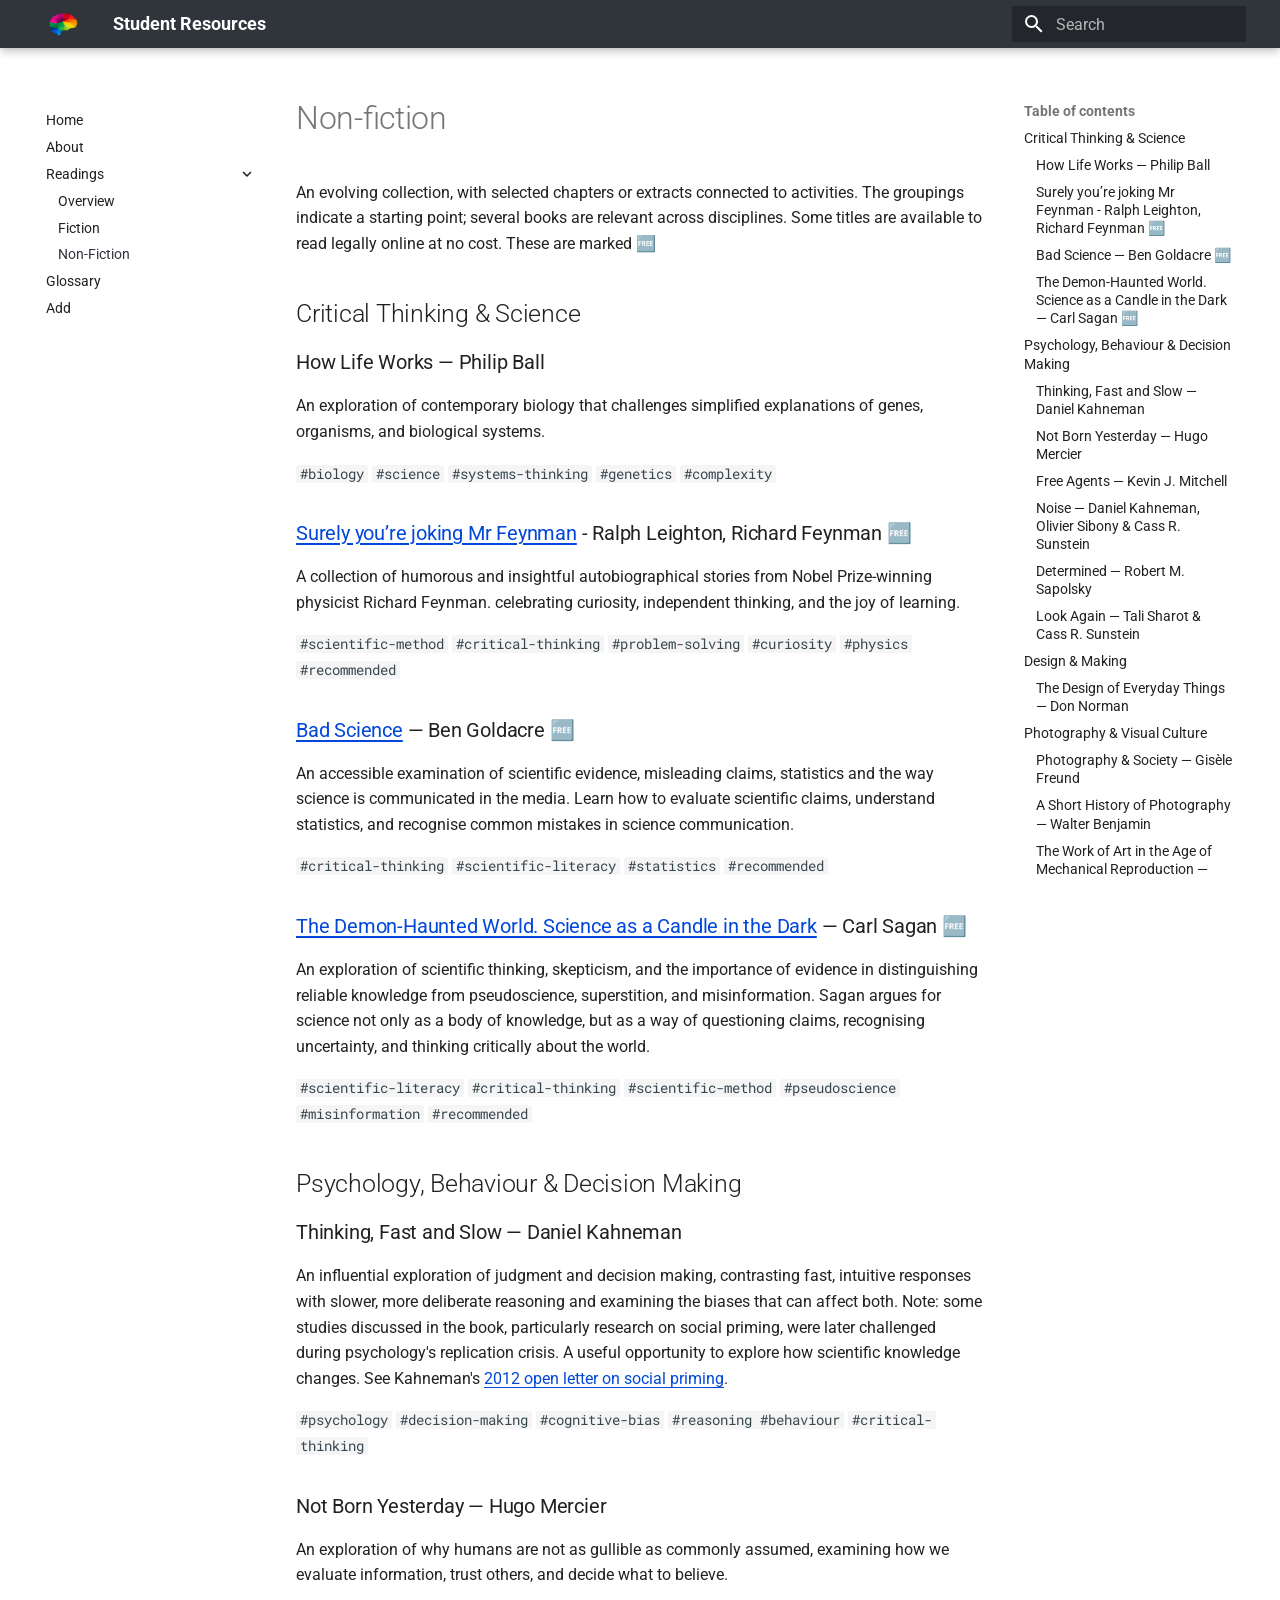
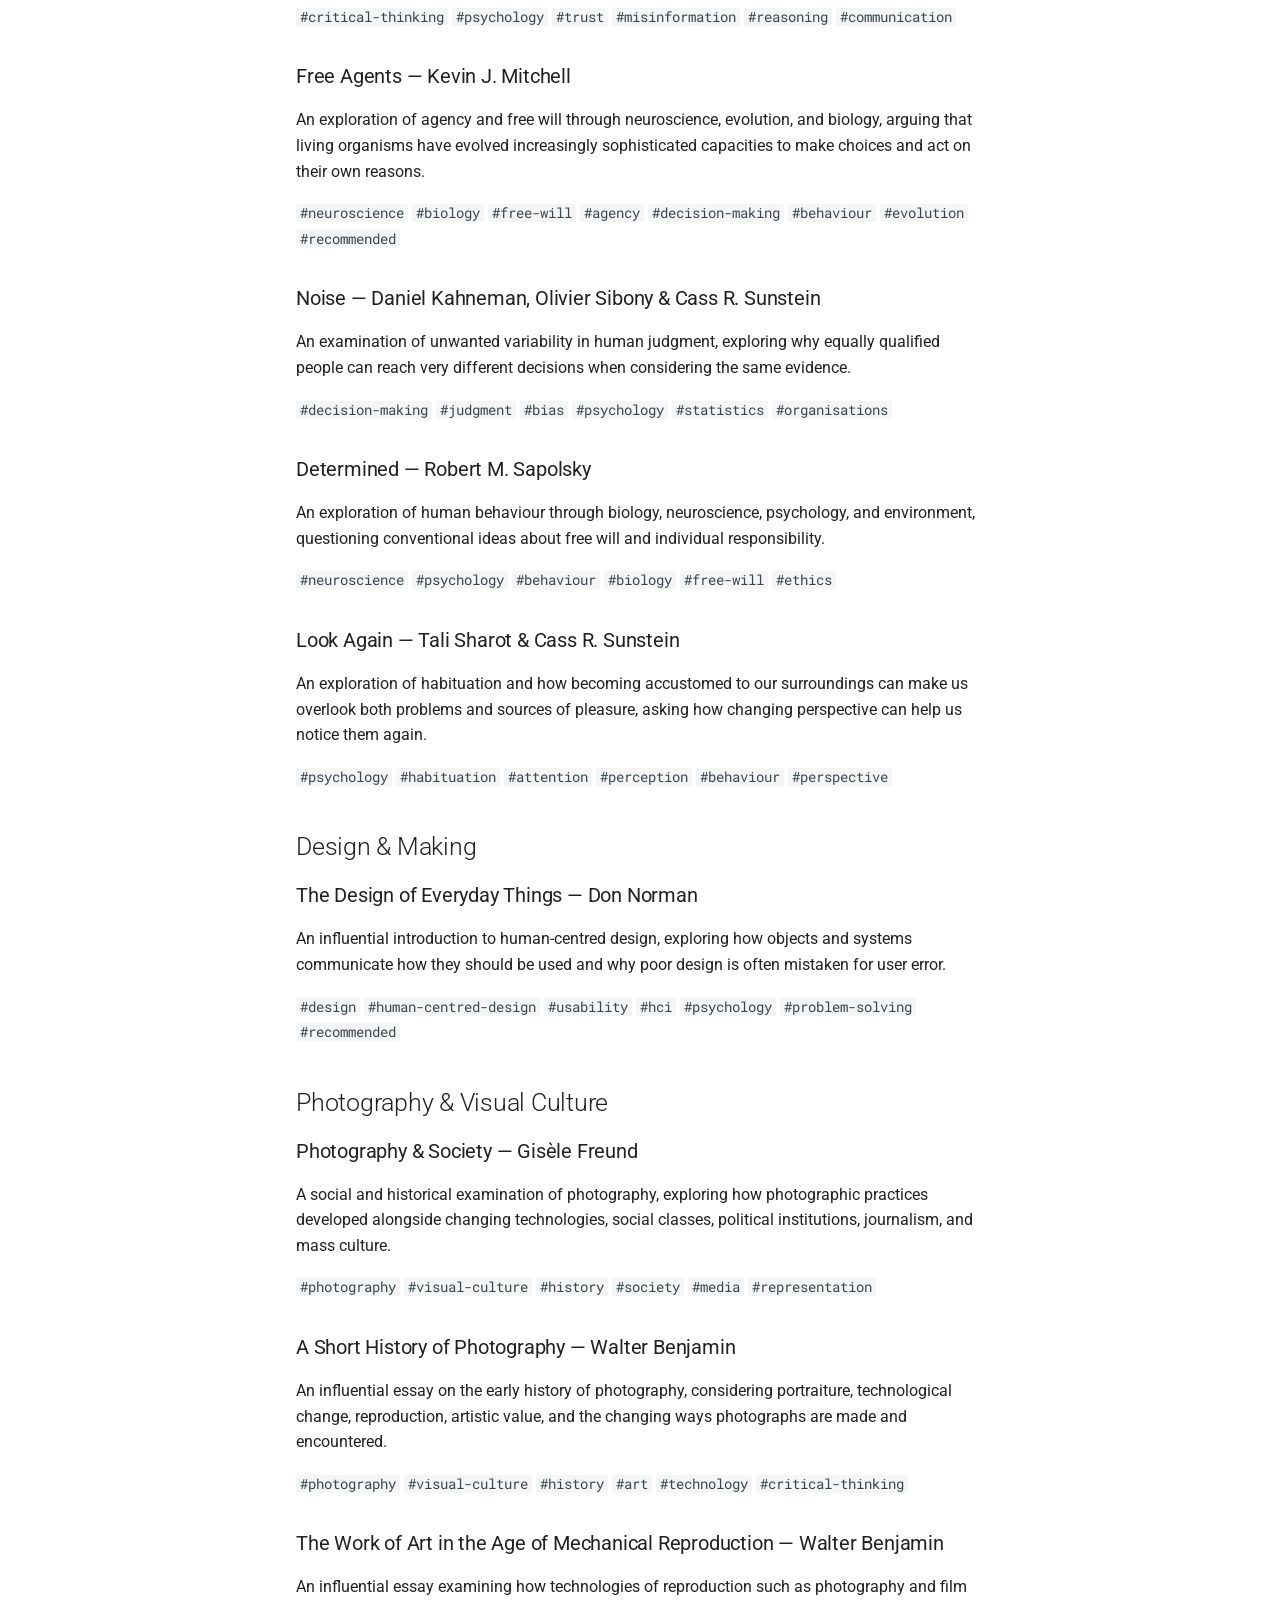
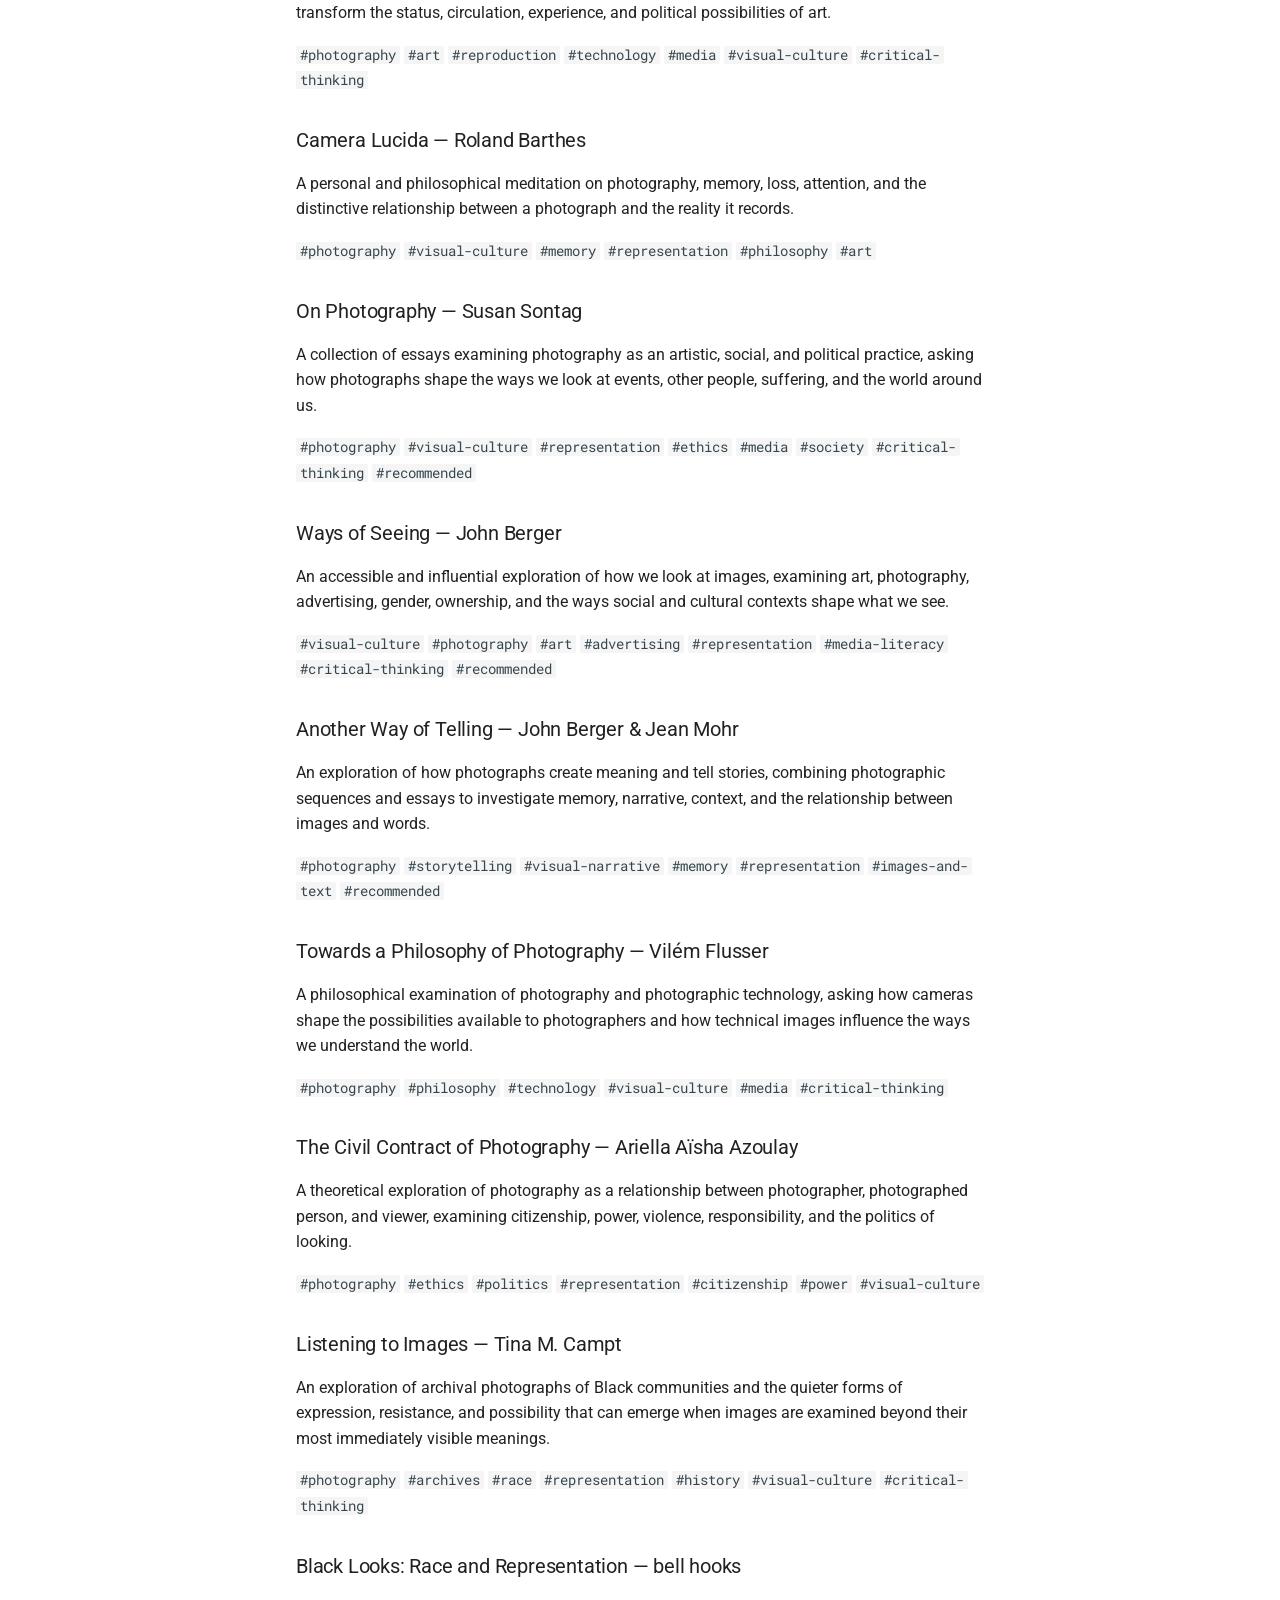
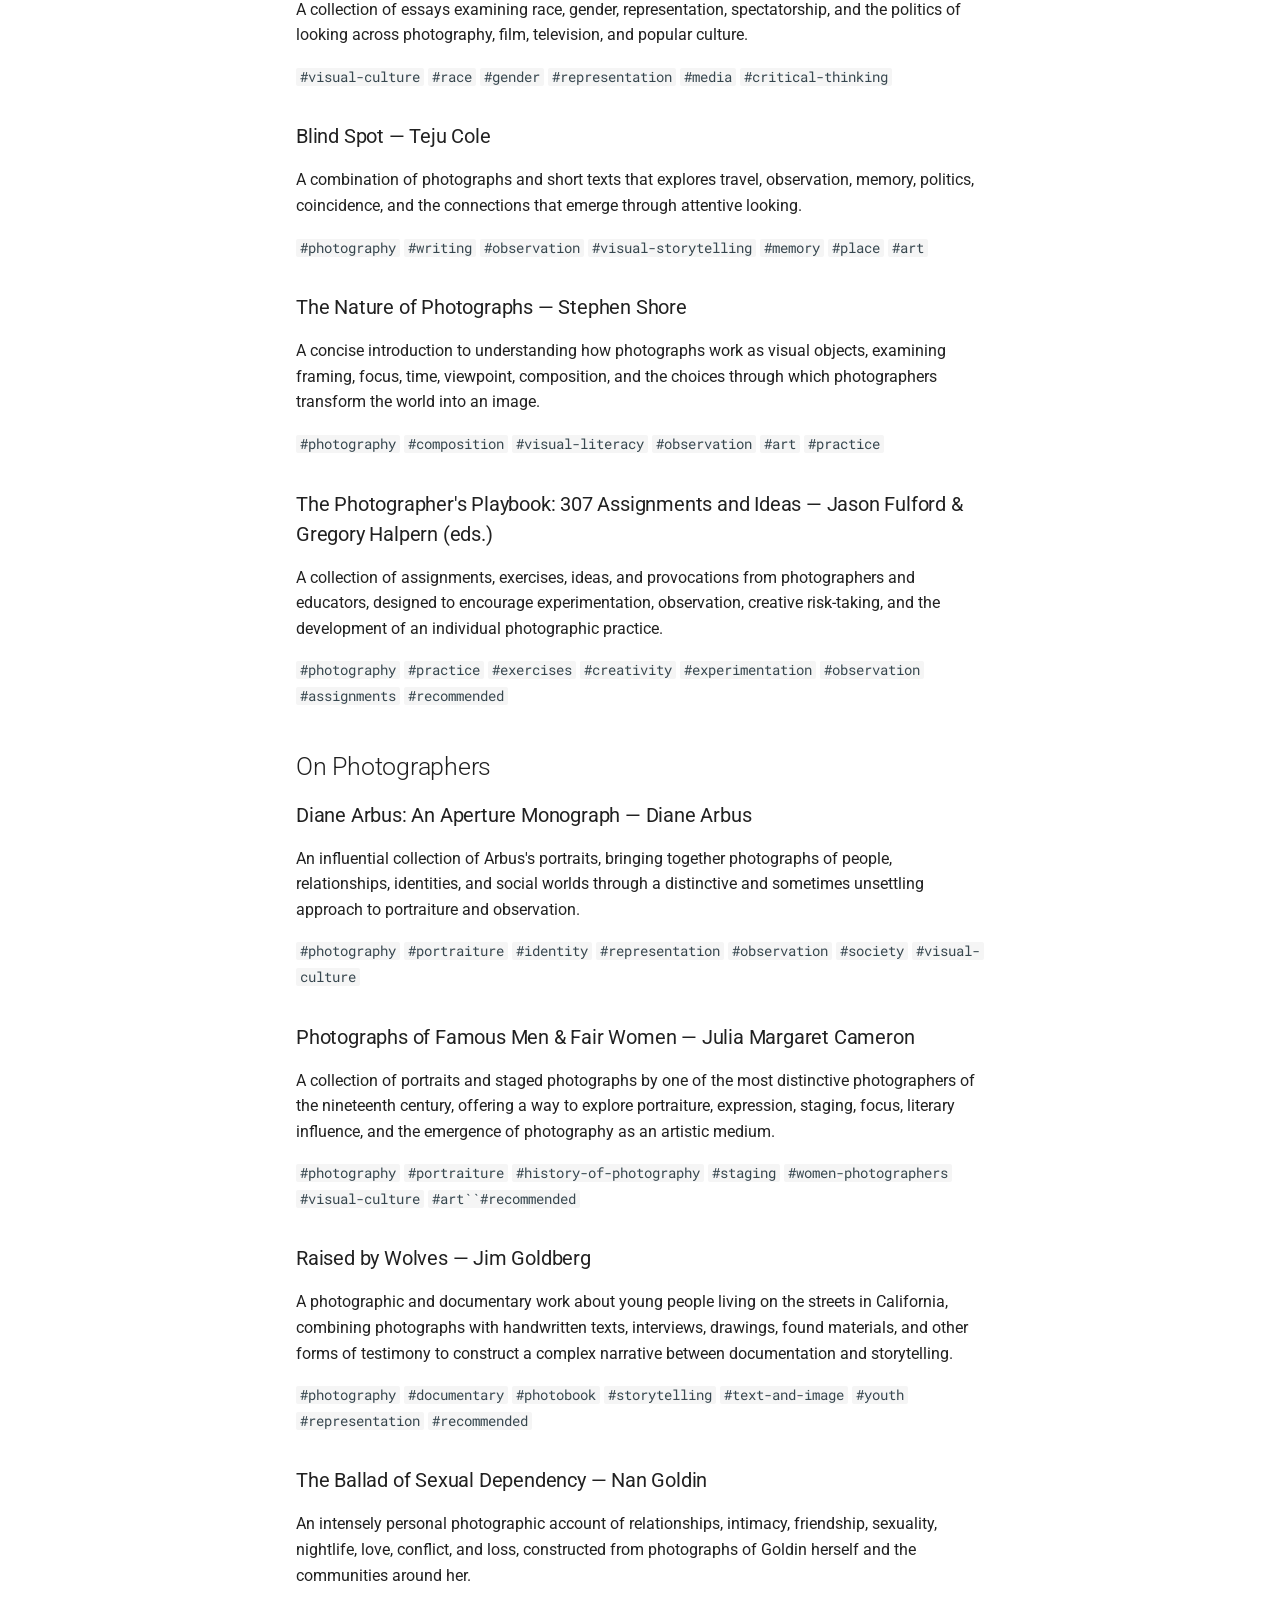
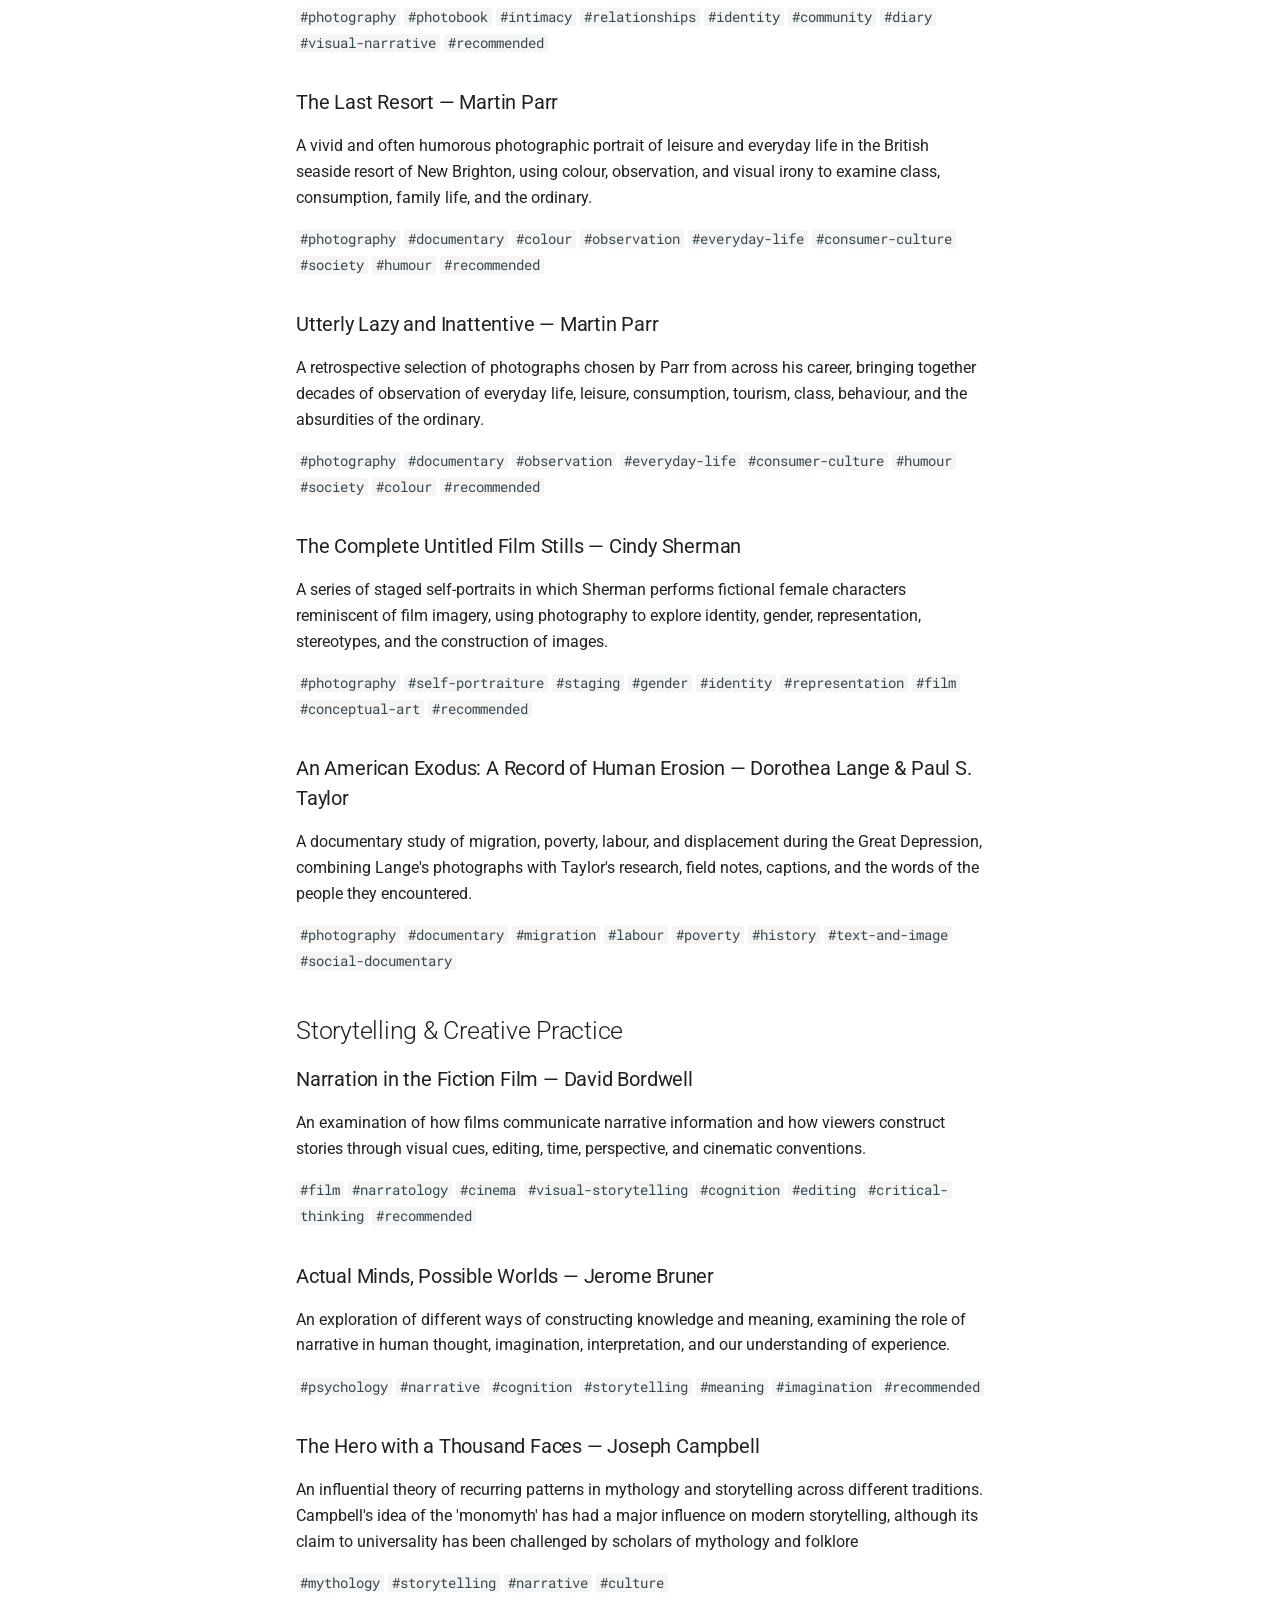
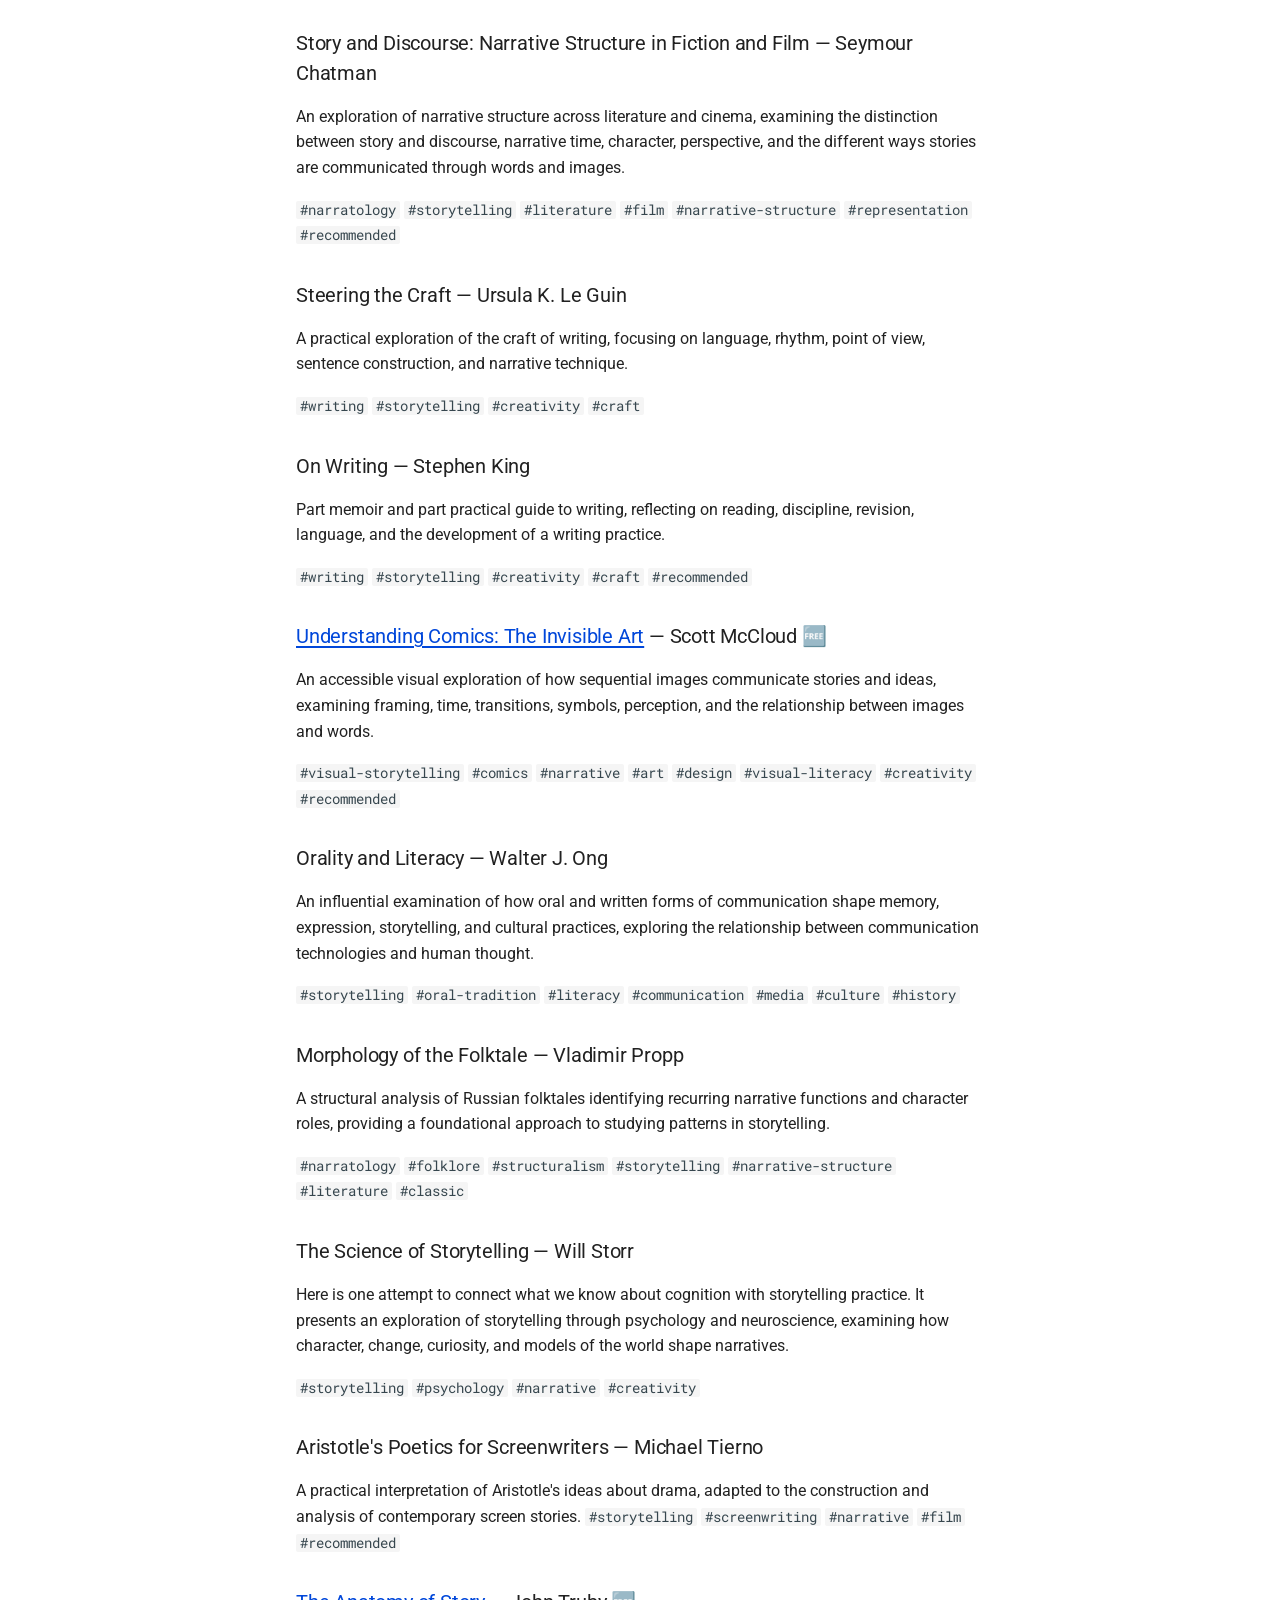
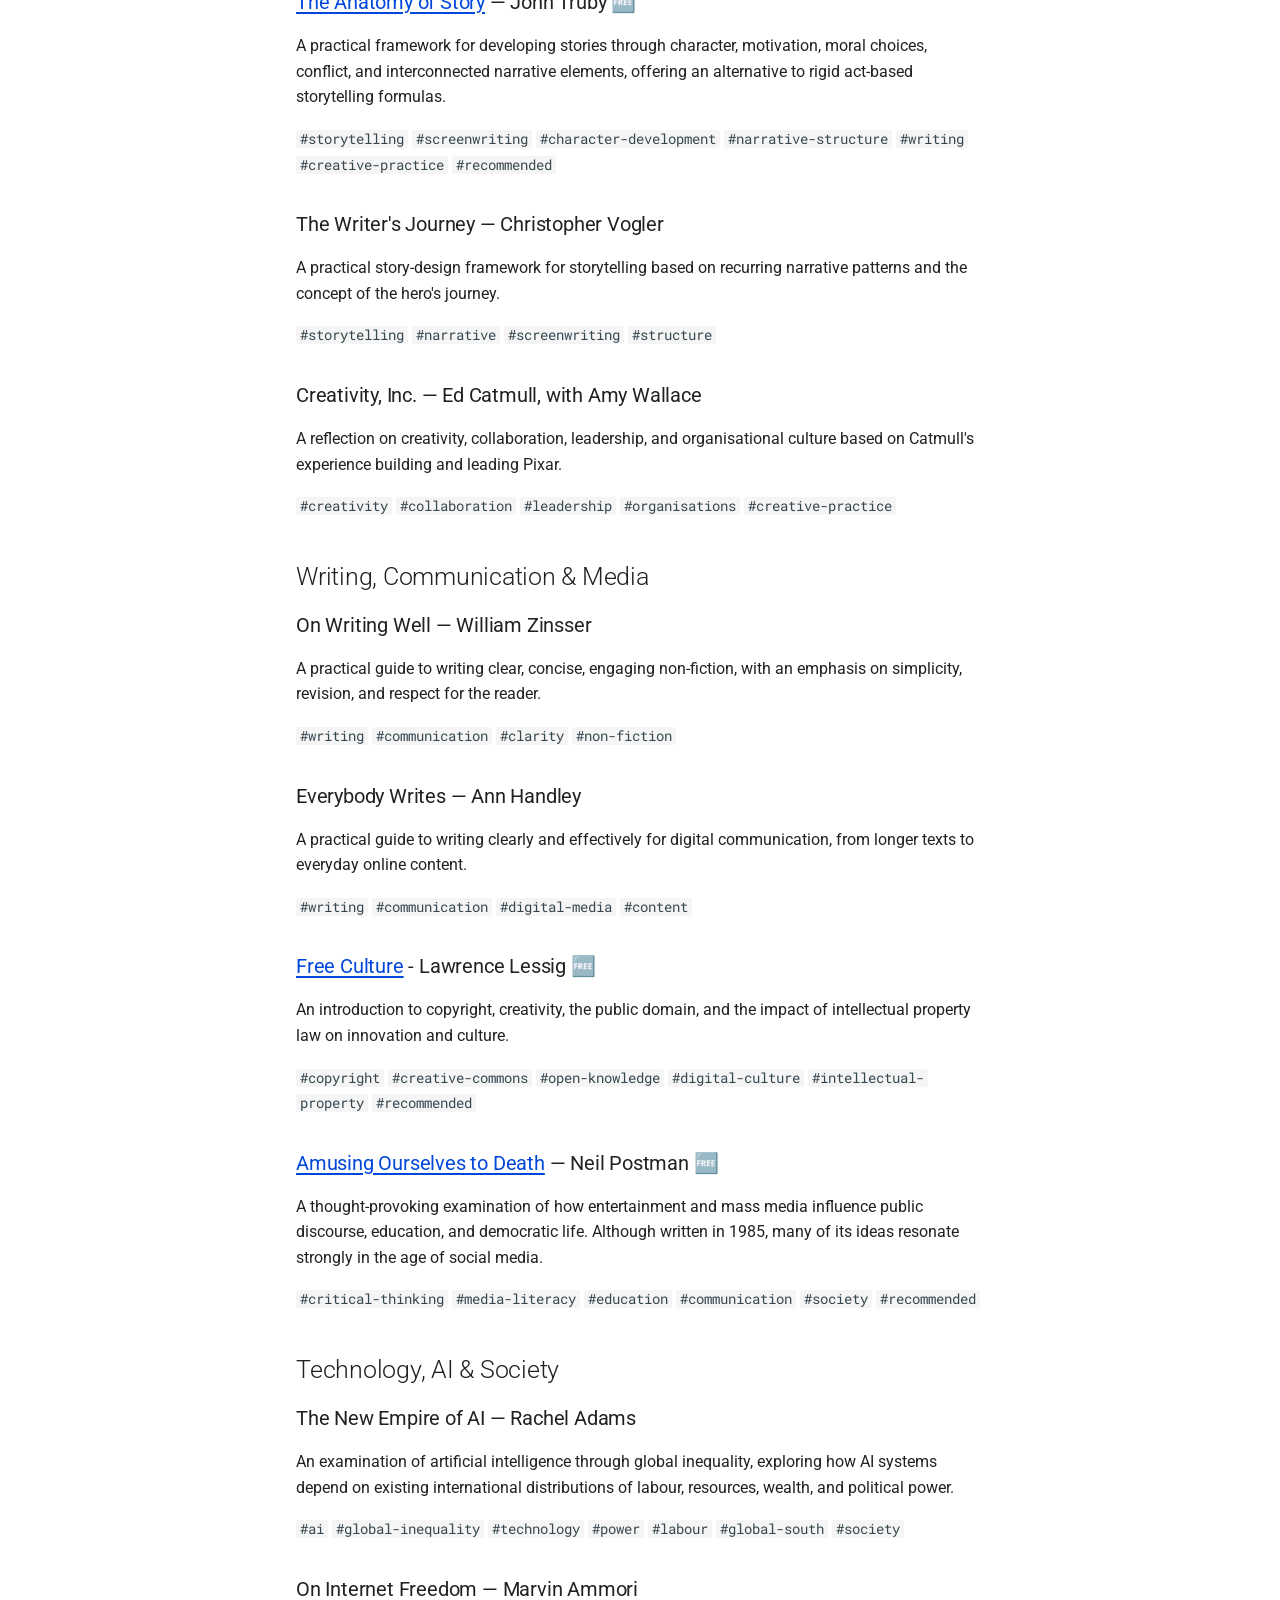
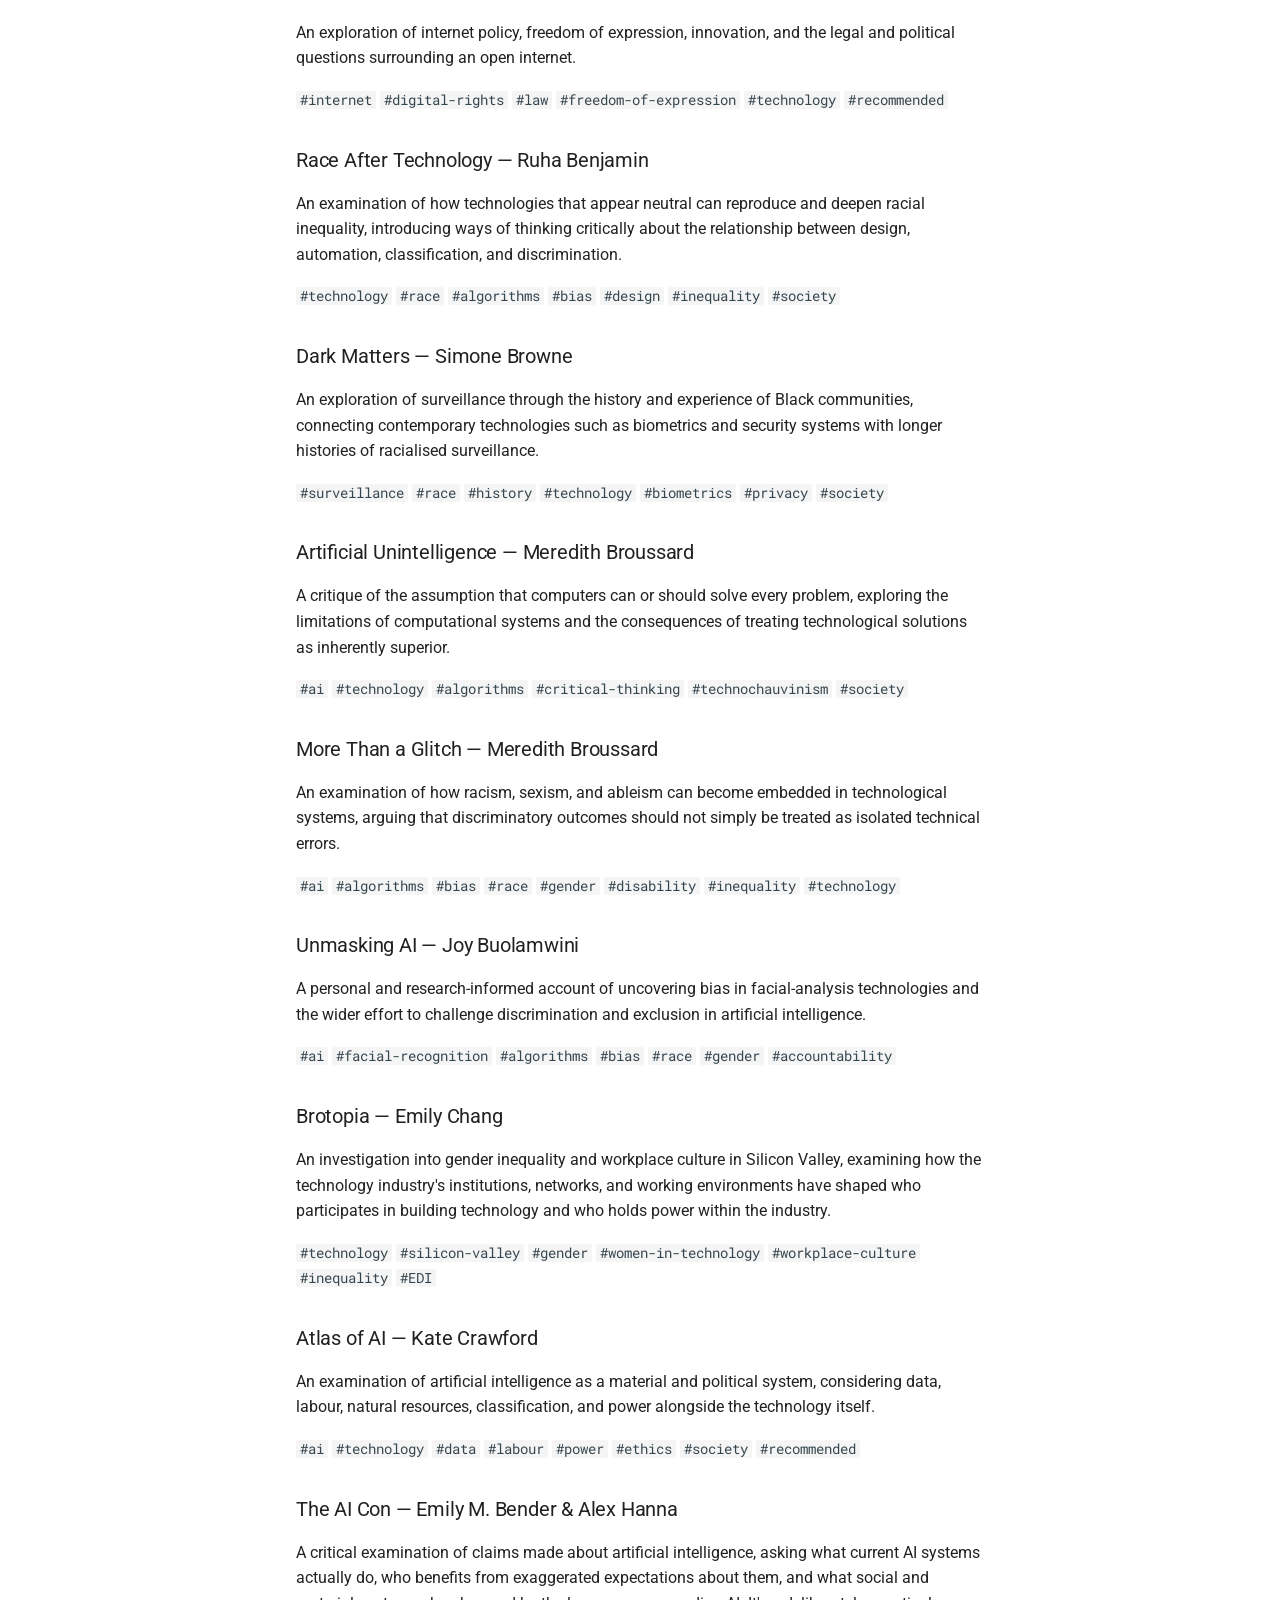
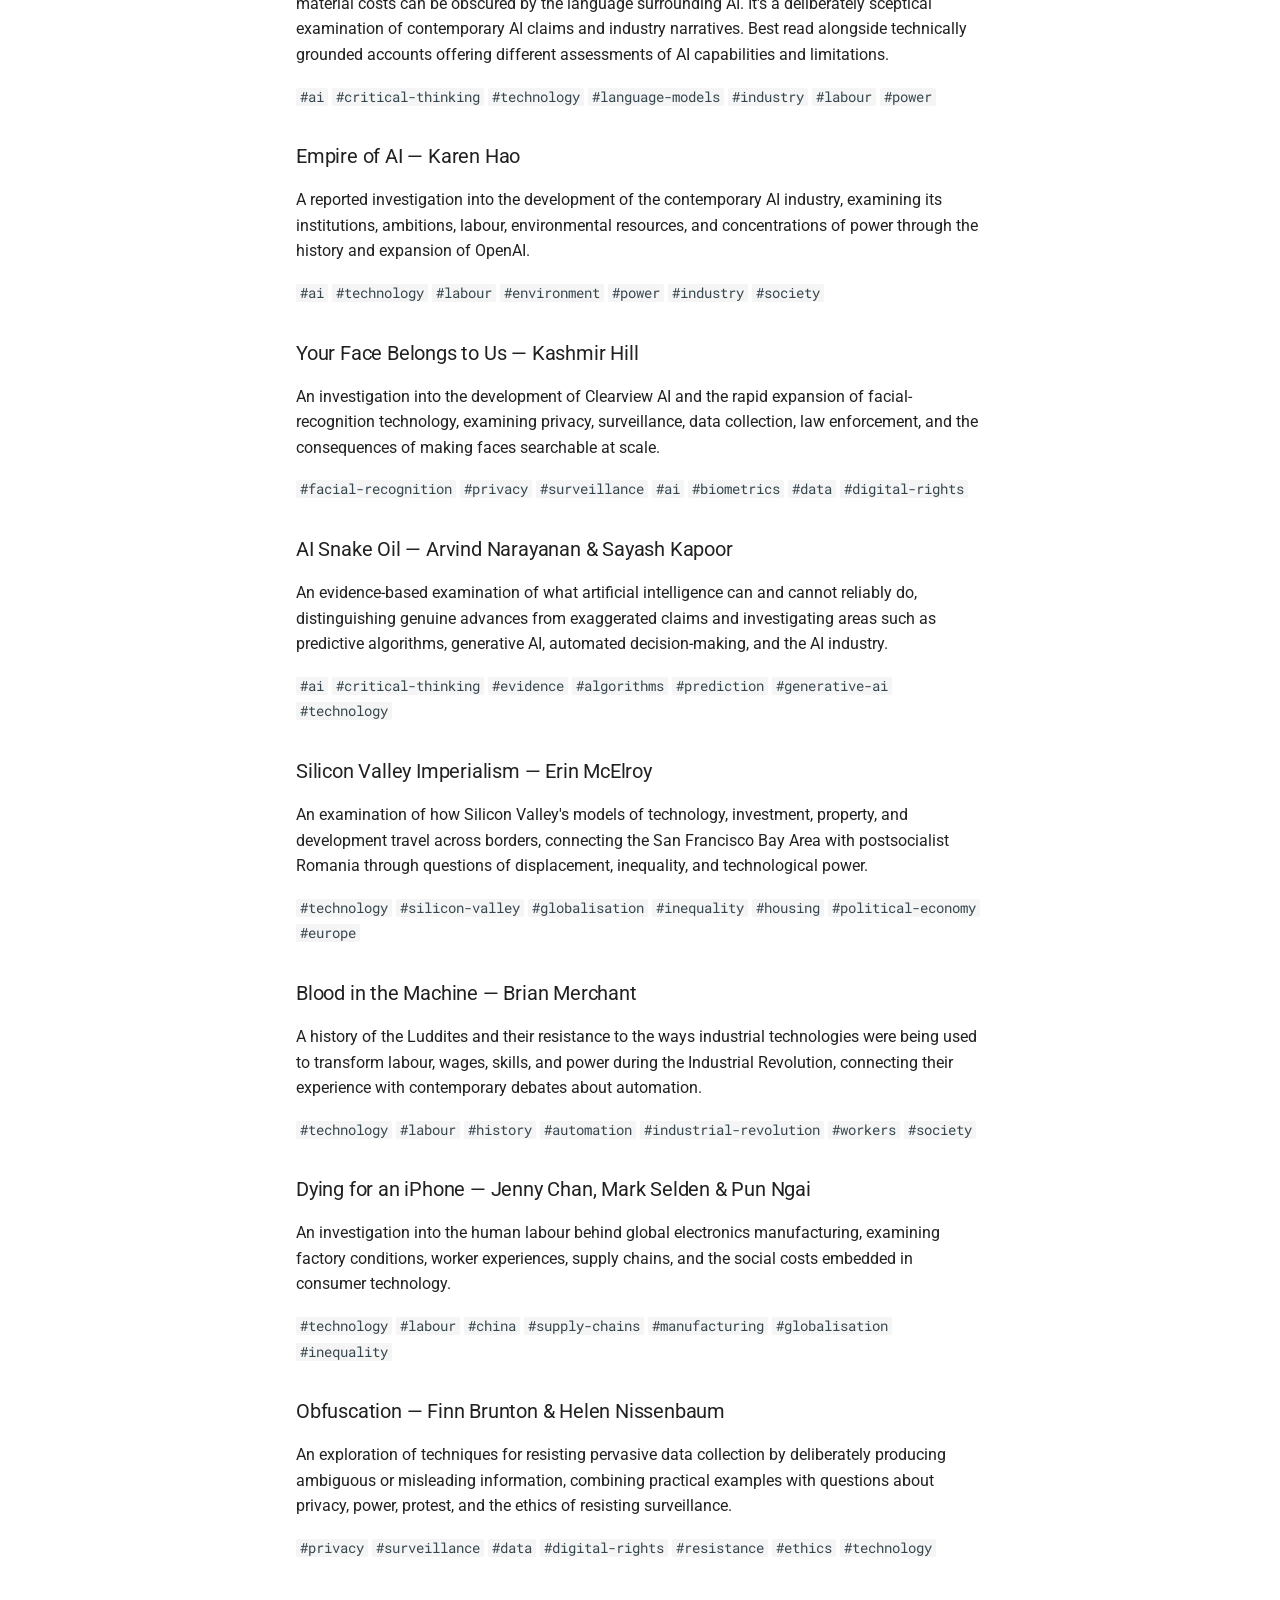
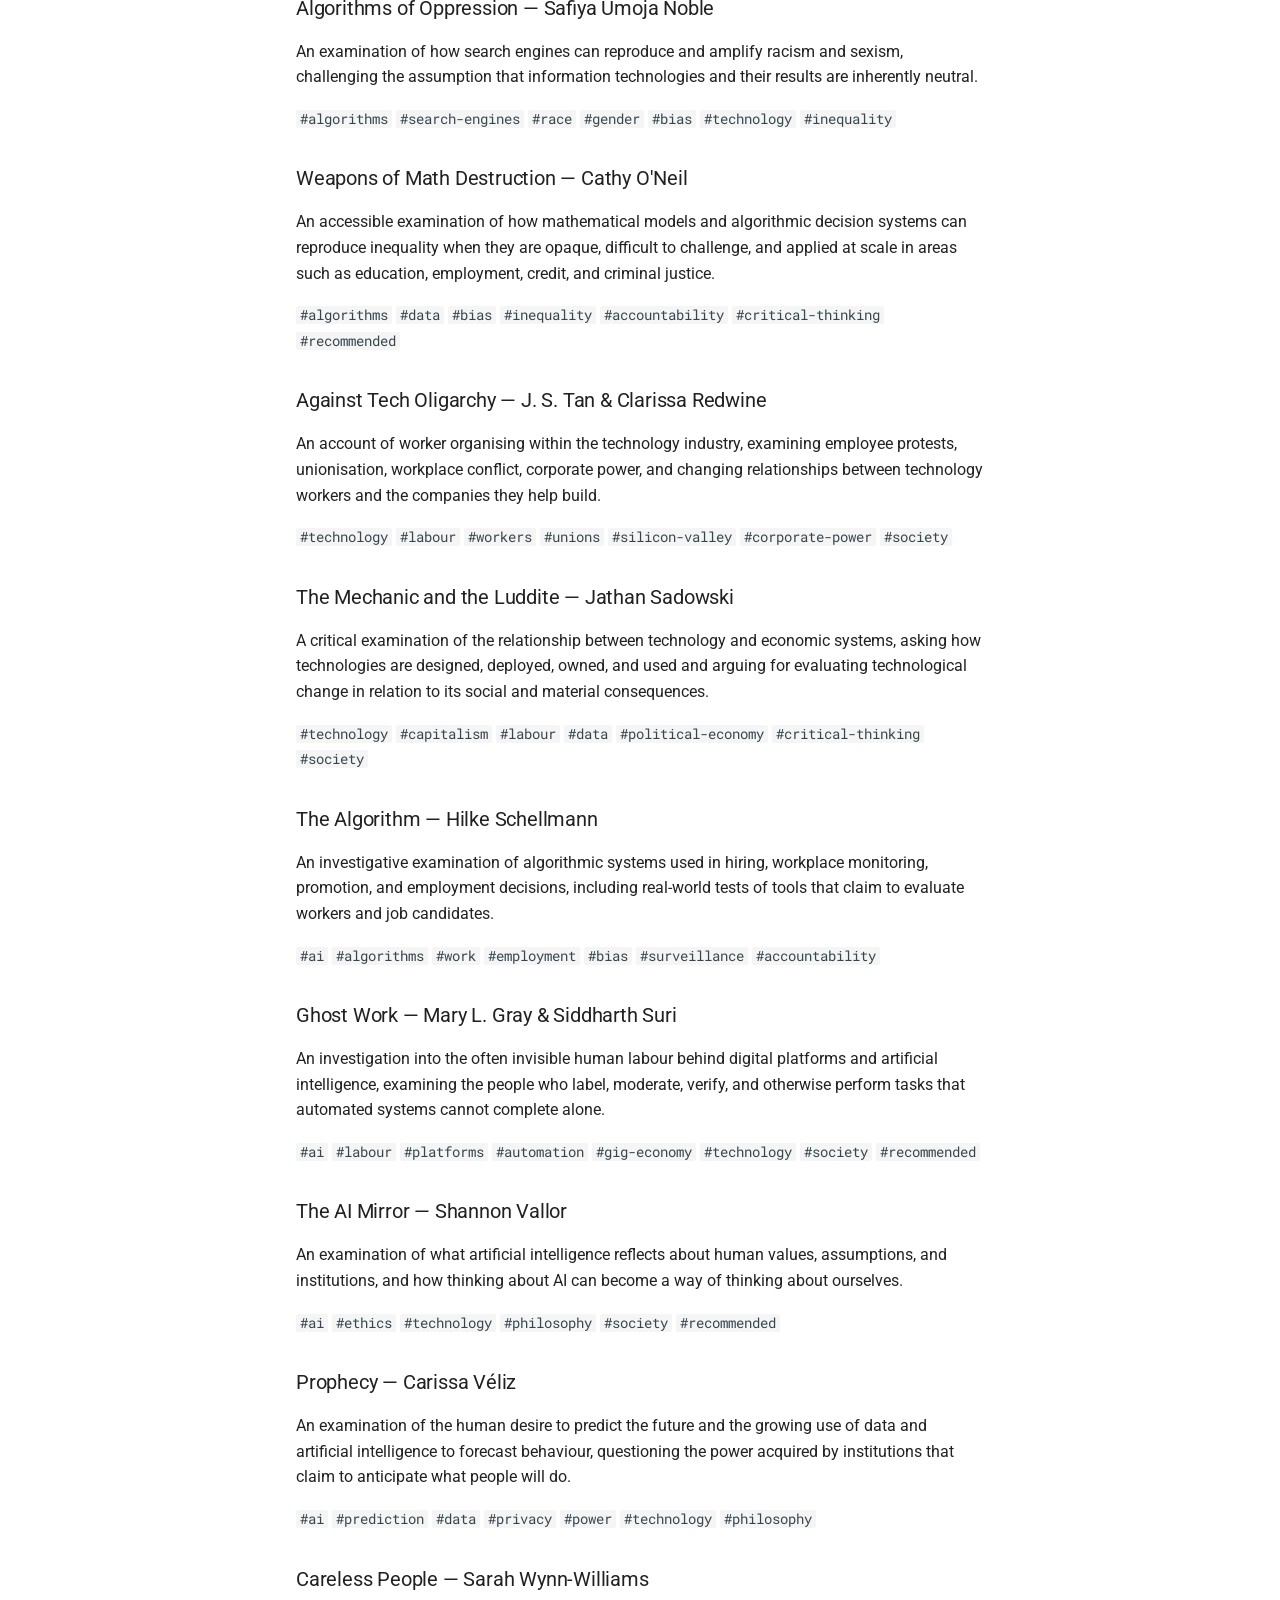
<file: Non-fiction/index.html>
<!doctype html>
<html lang="en" class="no-js">
  <head>
    
      <meta charset="utf-8">
      <meta name="viewport" content="width=device-width,initial-scale=1">
      
        <meta name="description" content="A curated collection of resources supporting curiosity, critical thinking and independent learning.">
      
      
        <meta name="author" content="cmr">
      
      
        <link rel="canonical" href="https://cr-1.github.io/student-resources-site/Non-fiction/">
      
      
        <link rel="prev" href="../Fiction/">
      
      
        <link rel="next" href="../glossary/">
      
      
        
      
      
      <link rel="icon" href="../assets/logo_cmr.png">
      <meta name="generator" content="mkdocs-1.6.1, mkdocs-material-9.8.0">
    
    
      
        <title>Non-Fiction - Student Resources</title>
      
    
    
      <link rel="stylesheet" href="../assets/stylesheets/main.57a0d79d.min.css">
      
        
        <link rel="stylesheet" href="../assets/stylesheets/palette.fb2fffe2.min.css">
      
      


    
    
      
    
    
      
        
        
        <link rel="preconnect" href="https://fonts.gstatic.com" crossorigin>
        <link rel="stylesheet" href="https://fonts.googleapis.com/css?family=Roboto:300,300i,400,400i,700,700i%7CRoboto+Mono:400,400i,700,700i&display=fallback">
        <style>:root{--md-text-font:"Roboto";--md-code-font:"Roboto Mono"}</style>
      
    
    
      <link rel="stylesheet" href="../assets/extra.css">
    
    <script>__md_scope=new URL("..",location),__md_hash=e=>[...e].reduce(((e,_)=>(e<<5)-e+_.charCodeAt(0)),0),__md_get=(e,_=localStorage,t=__md_scope)=>JSON.parse(_.getItem(t.pathname+"."+e)),__md_set=(e,_,t=localStorage,a=__md_scope)=>{try{t.setItem(a.pathname+"."+e,JSON.stringify(_))}catch(e){}}</script>
    
      

    
    
  
  

  </head>
  
  
    
    
    
    
    
    <body dir="ltr" data-md-color-scheme="default" data-md-color-primary="sage" data-md-color-accent="grey">
  
    
    <input class="md-toggle" data-md-toggle="drawer" type="checkbox" id="__drawer" autocomplete="off">
    <input class="md-toggle" data-md-toggle="search" type="checkbox" id="__search" autocomplete="off">
    <label class="md-overlay" for="__drawer"></label>
    <div data-md-component="skip">
      
        
        <a href="#non-fiction" class="md-skip">
          Skip to content
        </a>
      
    </div>
    <div data-md-component="announce">
      
    </div>
    
    
      

  

<header class="md-header md-header--shadow" data-md-component="header">
  <nav class="md-header__inner md-grid" aria-label="Header">
    <a href=".." title="Student Resources" class="md-header__button md-logo" aria-label="Student Resources" data-md-component="logo">
      
  <img src="../assets/logo_cmr.png" alt="logo">

    </a>
    <label class="md-header__button md-icon" for="__drawer">
      
      <svg xmlns="http://www.w3.org/2000/svg" viewBox="0 0 24 24"><path d="M3 6h18v2H3zm0 5h18v2H3zm0 5h18v2H3z"/></svg>
    </label>
    <div class="md-header__title" data-md-component="header-title">
      <div class="md-header__ellipsis">
        <div class="md-header__topic">
          <span class="md-ellipsis">
            Student Resources
          </span>
        </div>
        <div class="md-header__topic" data-md-component="header-topic">
          <span class="md-ellipsis">
            
              Non-Fiction
            
          </span>
        </div>
      </div>
    </div>
    
      
    
    
    
    
      
      
        <label class="md-header__button md-icon" for="__search">
          
          <svg xmlns="http://www.w3.org/2000/svg" viewBox="0 0 24 24"><path d="M9.5 3A6.5 6.5 0 0 1 16 9.5c0 1.61-.59 3.09-1.56 4.23l.27.27h.79l5 5-1.5 1.5-5-5v-.79l-.27-.27A6.52 6.52 0 0 1 9.5 16 6.5 6.5 0 0 1 3 9.5 6.5 6.5 0 0 1 9.5 3m0 2C7 5 5 7 5 9.5S7 14 9.5 14 14 12 14 9.5 12 5 9.5 5"/></svg>
        </label>
        <div class="md-search" data-md-component="search" role="dialog">
  <label class="md-search__overlay" for="__search"></label>
  <div class="md-search__inner" role="search">
    <form class="md-search__form" name="search">
      <input type="text" class="md-search__input" name="query" aria-label="Search" placeholder="Search" autocapitalize="off" autocorrect="off" autocomplete="off" spellcheck="false" data-md-component="search-query" required>
      <label class="md-search__icon md-icon" for="__search">
        
        <svg xmlns="http://www.w3.org/2000/svg" viewBox="0 0 24 24"><path d="M9.5 3A6.5 6.5 0 0 1 16 9.5c0 1.61-.59 3.09-1.56 4.23l.27.27h.79l5 5-1.5 1.5-5-5v-.79l-.27-.27A6.52 6.52 0 0 1 9.5 16 6.5 6.5 0 0 1 3 9.5 6.5 6.5 0 0 1 9.5 3m0 2C7 5 5 7 5 9.5S7 14 9.5 14 14 12 14 9.5 12 5 9.5 5"/></svg>
        
        <svg xmlns="http://www.w3.org/2000/svg" viewBox="0 0 24 24"><path d="M20 11v2H8l5.5 5.5-1.42 1.42L4.16 12l7.92-7.92L13.5 5.5 8 11z"/></svg>
      </label>
      <nav class="md-search__options" aria-label="Search">
        
        <button type="reset" class="md-search__icon md-icon" title="Clear" aria-label="Clear" tabindex="-1">
          
          <svg xmlns="http://www.w3.org/2000/svg" viewBox="0 0 24 24"><path d="M19 6.41 17.59 5 12 10.59 6.41 5 5 6.41 10.59 12 5 17.59 6.41 19 12 13.41 17.59 19 19 17.59 13.41 12z"/></svg>
        </button>
      </nav>
      
    </form>
    <div class="md-search__output">
      <div class="md-search__scrollwrap" tabindex="0" data-md-scrollfix>
        <div class="md-search-result" data-md-component="search-result">
          <div class="md-search-result__meta">
            Initializing search
          </div>
          <ol class="md-search-result__list" role="presentation"></ol>
        </div>
      </div>
    </div>
  </div>
</div>
      
    
    
  </nav>
  
</header>
    
    <div class="md-container" data-md-component="container">
      
      
        
          
        
      
      <main class="md-main" data-md-component="main">
        <div class="md-main__inner md-grid">
          
            
              
              <div class="md-sidebar md-sidebar--primary" data-md-component="sidebar" data-md-type="navigation" >
                <div class="md-sidebar__scrollwrap">
                  <div class="md-sidebar__inner">
                    



<nav class="md-nav md-nav--primary" aria-label="Navigation" data-md-level="0">
  <label class="md-nav__title" for="__drawer">
    <a href=".." title="Student Resources" class="md-nav__button md-logo" aria-label="Student Resources" data-md-component="logo">
      
  <img src="../assets/logo_cmr.png" alt="logo">

    </a>
    Student Resources
  </label>
  
  <ul class="md-nav__list" data-md-scrollfix>
    
      
      
  
  
  
  
    <li class="md-nav__item">
      <a href=".." class="md-nav__link">
        
  
  
  <span class="md-ellipsis">
    
  
    Home
  

    
  </span>
  
  

      </a>
    </li>
  

    
      
      
  
  
  
  
    <li class="md-nav__item">
      <a href="../about/" class="md-nav__link">
        
  
  
  <span class="md-ellipsis">
    
  
    About
  

    
  </span>
  
  

      </a>
    </li>
  

    
      
      
  
  
    
  
  
  
    
    
    
    
    
    <li class="md-nav__item md-nav__item--active md-nav__item--nested">
      
        
        
        <input class="md-nav__toggle md-toggle " type="checkbox" id="__nav_3" checked>
        
          
          <label class="md-nav__link" for="__nav_3" id="__nav_3_label" tabindex="0">
            
  
  
  <span class="md-ellipsis">
    
  
    Readings
  

    
  </span>
  
  

            <span class="md-nav__icon md-icon"></span>
          </label>
        
        <nav class="md-nav" data-md-level="1" aria-labelledby="__nav_3_label" aria-expanded="true">
          <label class="md-nav__title" for="__nav_3">
            <span class="md-nav__icon md-icon"></span>
            
  
    Readings
  

          </label>
          <ul class="md-nav__list" data-md-scrollfix>
            
              
                
  
  
  
  
    <li class="md-nav__item">
      <a href="../readings/" class="md-nav__link">
        
  
  
  <span class="md-ellipsis">
    
  
    Overview
  

    
  </span>
  
  

      </a>
    </li>
  

              
            
              
                
  
  
  
  
    <li class="md-nav__item">
      <a href="../Fiction/" class="md-nav__link">
        
  
  
  <span class="md-ellipsis">
    
  
    Fiction
  

    
  </span>
  
  

      </a>
    </li>
  

              
            
              
                
  
  
    
  
  
  
    <li class="md-nav__item md-nav__item--active">
      
      <input class="md-nav__toggle md-toggle" type="checkbox" id="__toc">
      
      
        
      
      
        <label class="md-nav__link md-nav__link--active" for="__toc">
          
  
  
  <span class="md-ellipsis">
    
  
    Non-Fiction
  

    
  </span>
  
  

          <span class="md-nav__icon md-icon"></span>
        </label>
      
      <a href="./" class="md-nav__link md-nav__link--active">
        
  
  
  <span class="md-ellipsis">
    
  
    Non-Fiction
  

    
  </span>
  
  

      </a>
      
        

<nav class="md-nav md-nav--secondary" aria-label="Table of contents">
  
  
  
    
  
  
    <label class="md-nav__title" for="__toc">
      <span class="md-nav__icon md-icon"></span>
      Table of contents
    </label>
    <ul class="md-nav__list" data-md-component="toc" data-md-scrollfix>
      
        <li class="md-nav__item">
  <a href="#critical-thinking-science" class="md-nav__link">
    <span class="md-ellipsis">
      
        Critical Thinking &amp; Science
      
    </span>
  </a>
  
    <nav class="md-nav" aria-label="Critical Thinking &amp; Science">
      <ul class="md-nav__list">
        
          <li class="md-nav__item">
  <a href="#how-life-works-philip-ball" class="md-nav__link">
    <span class="md-ellipsis">
      
        How Life Works — Philip Ball
      
    </span>
  </a>
  
</li>
        
          <li class="md-nav__item">
  <a href="#surely-youre-joking-mr-feynman-ralph-leighton-richard-feynman" class="md-nav__link">
    <span class="md-ellipsis">
      
        Surely you’re joking Mr Feynman - Ralph Leighton, Richard Feynman 🆓
      
    </span>
  </a>
  
</li>
        
          <li class="md-nav__item">
  <a href="#bad-science-ben-goldacre" class="md-nav__link">
    <span class="md-ellipsis">
      
        Bad Science — Ben Goldacre 🆓
      
    </span>
  </a>
  
</li>
        
          <li class="md-nav__item">
  <a href="#the-demon-haunted-world-science-as-a-candle-in-the-dark-carl-sagan" class="md-nav__link">
    <span class="md-ellipsis">
      
        The Demon-Haunted World. Science as a Candle in the Dark — Carl Sagan 🆓
      
    </span>
  </a>
  
</li>
        
      </ul>
    </nav>
  
</li>
      
        <li class="md-nav__item">
  <a href="#psychology-behaviour-decision-making" class="md-nav__link">
    <span class="md-ellipsis">
      
        Psychology, Behaviour &amp; Decision Making
      
    </span>
  </a>
  
    <nav class="md-nav" aria-label="Psychology, Behaviour &amp; Decision Making">
      <ul class="md-nav__list">
        
          <li class="md-nav__item">
  <a href="#thinking-fast-and-slow-daniel-kahneman" class="md-nav__link">
    <span class="md-ellipsis">
      
        Thinking, Fast and Slow — Daniel Kahneman
      
    </span>
  </a>
  
</li>
        
          <li class="md-nav__item">
  <a href="#not-born-yesterday-hugo-mercier" class="md-nav__link">
    <span class="md-ellipsis">
      
        Not Born Yesterday — Hugo Mercier
      
    </span>
  </a>
  
</li>
        
          <li class="md-nav__item">
  <a href="#free-agents-kevin-j-mitchell" class="md-nav__link">
    <span class="md-ellipsis">
      
        Free Agents — Kevin J. Mitchell
      
    </span>
  </a>
  
</li>
        
          <li class="md-nav__item">
  <a href="#noise-daniel-kahneman-olivier-sibony-cass-r-sunstein" class="md-nav__link">
    <span class="md-ellipsis">
      
        Noise — Daniel Kahneman, Olivier Sibony &amp; Cass R. Sunstein
      
    </span>
  </a>
  
</li>
        
          <li class="md-nav__item">
  <a href="#determined-robert-m-sapolsky" class="md-nav__link">
    <span class="md-ellipsis">
      
        Determined — Robert M. Sapolsky
      
    </span>
  </a>
  
</li>
        
          <li class="md-nav__item">
  <a href="#look-again-tali-sharot-cass-r-sunstein" class="md-nav__link">
    <span class="md-ellipsis">
      
        Look Again — Tali Sharot &amp; Cass R. Sunstein
      
    </span>
  </a>
  
</li>
        
      </ul>
    </nav>
  
</li>
      
        <li class="md-nav__item">
  <a href="#design-making" class="md-nav__link">
    <span class="md-ellipsis">
      
        Design &amp; Making
      
    </span>
  </a>
  
    <nav class="md-nav" aria-label="Design &amp; Making">
      <ul class="md-nav__list">
        
          <li class="md-nav__item">
  <a href="#the-design-of-everyday-things-don-norman" class="md-nav__link">
    <span class="md-ellipsis">
      
        The Design of Everyday Things — Don Norman
      
    </span>
  </a>
  
</li>
        
      </ul>
    </nav>
  
</li>
      
        <li class="md-nav__item">
  <a href="#photography-visual-culture" class="md-nav__link">
    <span class="md-ellipsis">
      
        Photography &amp; Visual Culture
      
    </span>
  </a>
  
    <nav class="md-nav" aria-label="Photography &amp; Visual Culture">
      <ul class="md-nav__list">
        
          <li class="md-nav__item">
  <a href="#photography-society-gisele-freund" class="md-nav__link">
    <span class="md-ellipsis">
      
        Photography &amp; Society — Gisèle Freund
      
    </span>
  </a>
  
</li>
        
          <li class="md-nav__item">
  <a href="#a-short-history-of-photography-walter-benjamin" class="md-nav__link">
    <span class="md-ellipsis">
      
        A Short History of Photography — Walter Benjamin
      
    </span>
  </a>
  
</li>
        
          <li class="md-nav__item">
  <a href="#the-work-of-art-in-the-age-of-mechanical-reproduction-walter-benjamin" class="md-nav__link">
    <span class="md-ellipsis">
      
        The Work of Art in the Age of Mechanical Reproduction — Walter Benjamin
      
    </span>
  </a>
  
</li>
        
          <li class="md-nav__item">
  <a href="#camera-lucida-roland-barthes" class="md-nav__link">
    <span class="md-ellipsis">
      
        Camera Lucida — Roland Barthes
      
    </span>
  </a>
  
</li>
        
          <li class="md-nav__item">
  <a href="#on-photography-susan-sontag" class="md-nav__link">
    <span class="md-ellipsis">
      
        On Photography — Susan Sontag
      
    </span>
  </a>
  
</li>
        
          <li class="md-nav__item">
  <a href="#ways-of-seeing-john-berger" class="md-nav__link">
    <span class="md-ellipsis">
      
        Ways of Seeing — John Berger
      
    </span>
  </a>
  
</li>
        
          <li class="md-nav__item">
  <a href="#another-way-of-telling-john-berger-jean-mohr" class="md-nav__link">
    <span class="md-ellipsis">
      
        Another Way of Telling — John Berger &amp; Jean Mohr
      
    </span>
  </a>
  
</li>
        
          <li class="md-nav__item">
  <a href="#towards-a-philosophy-of-photography-vilem-flusser" class="md-nav__link">
    <span class="md-ellipsis">
      
        Towards a Philosophy of Photography — Vilém Flusser
      
    </span>
  </a>
  
</li>
        
          <li class="md-nav__item">
  <a href="#the-civil-contract-of-photography-ariella-aisha-azoulay" class="md-nav__link">
    <span class="md-ellipsis">
      
        The Civil Contract of Photography — Ariella Aïsha Azoulay
      
    </span>
  </a>
  
</li>
        
          <li class="md-nav__item">
  <a href="#listening-to-images-tina-m-campt" class="md-nav__link">
    <span class="md-ellipsis">
      
        Listening to Images — Tina M. Campt
      
    </span>
  </a>
  
</li>
        
          <li class="md-nav__item">
  <a href="#black-looks-race-and-representation-bell-hooks" class="md-nav__link">
    <span class="md-ellipsis">
      
        Black Looks: Race and Representation — bell hooks
      
    </span>
  </a>
  
</li>
        
          <li class="md-nav__item">
  <a href="#blind-spot-teju-cole" class="md-nav__link">
    <span class="md-ellipsis">
      
        Blind Spot — Teju Cole
      
    </span>
  </a>
  
</li>
        
          <li class="md-nav__item">
  <a href="#the-nature-of-photographs-stephen-shore" class="md-nav__link">
    <span class="md-ellipsis">
      
        The Nature of Photographs — Stephen Shore
      
    </span>
  </a>
  
</li>
        
          <li class="md-nav__item">
  <a href="#the-photographers-playbook-307-assignments-and-ideas-jason-fulford-gregory-halpern-eds" class="md-nav__link">
    <span class="md-ellipsis">
      
        The Photographer's Playbook: 307 Assignments and Ideas — Jason Fulford &amp; Gregory Halpern (eds.)
      
    </span>
  </a>
  
</li>
        
      </ul>
    </nav>
  
</li>
      
        <li class="md-nav__item">
  <a href="#on-photographers" class="md-nav__link">
    <span class="md-ellipsis">
      
        On Photographers
      
    </span>
  </a>
  
    <nav class="md-nav" aria-label="On Photographers">
      <ul class="md-nav__list">
        
          <li class="md-nav__item">
  <a href="#diane-arbus-an-aperture-monograph-diane-arbus" class="md-nav__link">
    <span class="md-ellipsis">
      
        Diane Arbus: An Aperture Monograph — Diane Arbus
      
    </span>
  </a>
  
</li>
        
          <li class="md-nav__item">
  <a href="#photographs-of-famous-men-fair-women-julia-margaret-cameron" class="md-nav__link">
    <span class="md-ellipsis">
      
        Photographs of Famous Men &amp; Fair Women — Julia Margaret Cameron
      
    </span>
  </a>
  
</li>
        
          <li class="md-nav__item">
  <a href="#raised-by-wolves-jim-goldberg" class="md-nav__link">
    <span class="md-ellipsis">
      
        Raised by Wolves — Jim Goldberg
      
    </span>
  </a>
  
</li>
        
          <li class="md-nav__item">
  <a href="#the-ballad-of-sexual-dependency-nan-goldin" class="md-nav__link">
    <span class="md-ellipsis">
      
        The Ballad of Sexual Dependency — Nan Goldin
      
    </span>
  </a>
  
</li>
        
          <li class="md-nav__item">
  <a href="#the-last-resort-martin-parr" class="md-nav__link">
    <span class="md-ellipsis">
      
        The Last Resort — Martin Parr
      
    </span>
  </a>
  
</li>
        
          <li class="md-nav__item">
  <a href="#utterly-lazy-and-inattentive-martin-parr" class="md-nav__link">
    <span class="md-ellipsis">
      
        Utterly Lazy and Inattentive — Martin Parr
      
    </span>
  </a>
  
</li>
        
          <li class="md-nav__item">
  <a href="#the-complete-untitled-film-stills-cindy-sherman" class="md-nav__link">
    <span class="md-ellipsis">
      
        The Complete Untitled Film Stills — Cindy Sherman
      
    </span>
  </a>
  
</li>
        
          <li class="md-nav__item">
  <a href="#an-american-exodus-a-record-of-human-erosion-dorothea-lange-paul-s-taylor" class="md-nav__link">
    <span class="md-ellipsis">
      
        An American Exodus: A Record of Human Erosion — Dorothea Lange &amp; Paul S. Taylor
      
    </span>
  </a>
  
</li>
        
      </ul>
    </nav>
  
</li>
      
        <li class="md-nav__item">
  <a href="#storytelling-creative-practice" class="md-nav__link">
    <span class="md-ellipsis">
      
        Storytelling &amp; Creative Practice
      
    </span>
  </a>
  
    <nav class="md-nav" aria-label="Storytelling &amp; Creative Practice">
      <ul class="md-nav__list">
        
          <li class="md-nav__item">
  <a href="#narration-in-the-fiction-film-david-bordwell" class="md-nav__link">
    <span class="md-ellipsis">
      
        Narration in the Fiction Film — David Bordwell
      
    </span>
  </a>
  
</li>
        
          <li class="md-nav__item">
  <a href="#actual-minds-possible-worlds-jerome-bruner" class="md-nav__link">
    <span class="md-ellipsis">
      
        Actual Minds, Possible Worlds — Jerome Bruner
      
    </span>
  </a>
  
</li>
        
          <li class="md-nav__item">
  <a href="#the-hero-with-a-thousand-faces-joseph-campbell" class="md-nav__link">
    <span class="md-ellipsis">
      
        The Hero with a Thousand Faces — Joseph Campbell
      
    </span>
  </a>
  
</li>
        
          <li class="md-nav__item">
  <a href="#story-and-discourse-narrative-structure-in-fiction-and-film-seymour-chatman" class="md-nav__link">
    <span class="md-ellipsis">
      
        Story and Discourse: Narrative Structure in Fiction and Film — Seymour Chatman
      
    </span>
  </a>
  
</li>
        
          <li class="md-nav__item">
  <a href="#steering-the-craft-ursula-k-le-guin" class="md-nav__link">
    <span class="md-ellipsis">
      
        Steering the Craft — Ursula K. Le Guin
      
    </span>
  </a>
  
</li>
        
          <li class="md-nav__item">
  <a href="#on-writing-stephen-king" class="md-nav__link">
    <span class="md-ellipsis">
      
        On Writing — Stephen King
      
    </span>
  </a>
  
</li>
        
          <li class="md-nav__item">
  <a href="#understanding-comics-the-invisible-art-scott-mccloud" class="md-nav__link">
    <span class="md-ellipsis">
      
        Understanding Comics: The Invisible Art — Scott McCloud 🆓
      
    </span>
  </a>
  
</li>
        
          <li class="md-nav__item">
  <a href="#orality-and-literacy-walter-j-ong" class="md-nav__link">
    <span class="md-ellipsis">
      
        Orality and Literacy — Walter J. Ong
      
    </span>
  </a>
  
</li>
        
          <li class="md-nav__item">
  <a href="#morphology-of-the-folktale-vladimir-propp" class="md-nav__link">
    <span class="md-ellipsis">
      
        Morphology of the Folktale — Vladimir Propp
      
    </span>
  </a>
  
</li>
        
          <li class="md-nav__item">
  <a href="#the-science-of-storytelling-will-storr" class="md-nav__link">
    <span class="md-ellipsis">
      
        The Science of Storytelling — Will Storr
      
    </span>
  </a>
  
</li>
        
          <li class="md-nav__item">
  <a href="#aristotles-poetics-for-screenwriters-michael-tierno" class="md-nav__link">
    <span class="md-ellipsis">
      
        Aristotle's Poetics for Screenwriters — Michael Tierno
      
    </span>
  </a>
  
</li>
        
          <li class="md-nav__item">
  <a href="#the-anatomy-of-story-john-truby" class="md-nav__link">
    <span class="md-ellipsis">
      
        The Anatomy of Story — John Truby 🆓
      
    </span>
  </a>
  
</li>
        
          <li class="md-nav__item">
  <a href="#the-writers-journey-christopher-vogler" class="md-nav__link">
    <span class="md-ellipsis">
      
        The Writer's Journey — Christopher Vogler
      
    </span>
  </a>
  
</li>
        
          <li class="md-nav__item">
  <a href="#creativity-inc-ed-catmull-with-amy-wallace" class="md-nav__link">
    <span class="md-ellipsis">
      
        Creativity, Inc. — Ed Catmull, with Amy Wallace
      
    </span>
  </a>
  
</li>
        
      </ul>
    </nav>
  
</li>
      
        <li class="md-nav__item">
  <a href="#writing-communication-media" class="md-nav__link">
    <span class="md-ellipsis">
      
        Writing, Communication &amp; Media
      
    </span>
  </a>
  
    <nav class="md-nav" aria-label="Writing, Communication &amp; Media">
      <ul class="md-nav__list">
        
          <li class="md-nav__item">
  <a href="#on-writing-well-william-zinsser" class="md-nav__link">
    <span class="md-ellipsis">
      
        On Writing Well — William Zinsser
      
    </span>
  </a>
  
</li>
        
          <li class="md-nav__item">
  <a href="#everybody-writes-ann-handley" class="md-nav__link">
    <span class="md-ellipsis">
      
        Everybody Writes — Ann Handley
      
    </span>
  </a>
  
</li>
        
          <li class="md-nav__item">
  <a href="#free-culture-lawrence-lessig" class="md-nav__link">
    <span class="md-ellipsis">
      
        Free Culture - Lawrence Lessig 🆓
      
    </span>
  </a>
  
</li>
        
          <li class="md-nav__item">
  <a href="#amusing-ourselves-to-death-neil-postman" class="md-nav__link">
    <span class="md-ellipsis">
      
        Amusing Ourselves to Death — Neil Postman 🆓
      
    </span>
  </a>
  
</li>
        
      </ul>
    </nav>
  
</li>
      
        <li class="md-nav__item">
  <a href="#technology-ai-society" class="md-nav__link">
    <span class="md-ellipsis">
      
        Technology, AI &amp; Society
      
    </span>
  </a>
  
    <nav class="md-nav" aria-label="Technology, AI &amp; Society">
      <ul class="md-nav__list">
        
          <li class="md-nav__item">
  <a href="#the-new-empire-of-ai-rachel-adams" class="md-nav__link">
    <span class="md-ellipsis">
      
        The New Empire of AI — Rachel Adams
      
    </span>
  </a>
  
</li>
        
          <li class="md-nav__item">
  <a href="#on-internet-freedom-marvin-ammori" class="md-nav__link">
    <span class="md-ellipsis">
      
        On Internet Freedom — Marvin Ammori
      
    </span>
  </a>
  
</li>
        
          <li class="md-nav__item">
  <a href="#race-after-technology-ruha-benjamin" class="md-nav__link">
    <span class="md-ellipsis">
      
        Race After Technology — Ruha Benjamin
      
    </span>
  </a>
  
</li>
        
          <li class="md-nav__item">
  <a href="#dark-matters-simone-browne" class="md-nav__link">
    <span class="md-ellipsis">
      
        Dark Matters — Simone Browne
      
    </span>
  </a>
  
</li>
        
          <li class="md-nav__item">
  <a href="#artificial-unintelligence-meredith-broussard" class="md-nav__link">
    <span class="md-ellipsis">
      
        Artificial Unintelligence — Meredith Broussard
      
    </span>
  </a>
  
</li>
        
          <li class="md-nav__item">
  <a href="#more-than-a-glitch-meredith-broussard" class="md-nav__link">
    <span class="md-ellipsis">
      
        More Than a Glitch — Meredith Broussard
      
    </span>
  </a>
  
</li>
        
          <li class="md-nav__item">
  <a href="#unmasking-ai-joy-buolamwini" class="md-nav__link">
    <span class="md-ellipsis">
      
        Unmasking AI — Joy Buolamwini
      
    </span>
  </a>
  
</li>
        
          <li class="md-nav__item">
  <a href="#brotopia-emily-chang" class="md-nav__link">
    <span class="md-ellipsis">
      
        Brotopia — Emily Chang
      
    </span>
  </a>
  
</li>
        
          <li class="md-nav__item">
  <a href="#atlas-of-ai-kate-crawford" class="md-nav__link">
    <span class="md-ellipsis">
      
        Atlas of AI — Kate Crawford
      
    </span>
  </a>
  
</li>
        
          <li class="md-nav__item">
  <a href="#the-ai-con-emily-m-bender-alex-hanna" class="md-nav__link">
    <span class="md-ellipsis">
      
        The AI Con — Emily M. Bender &amp; Alex Hanna
      
    </span>
  </a>
  
</li>
        
          <li class="md-nav__item">
  <a href="#empire-of-ai-karen-hao" class="md-nav__link">
    <span class="md-ellipsis">
      
        Empire of AI — Karen Hao
      
    </span>
  </a>
  
</li>
        
          <li class="md-nav__item">
  <a href="#your-face-belongs-to-us-kashmir-hill" class="md-nav__link">
    <span class="md-ellipsis">
      
        Your Face Belongs to Us — Kashmir Hill
      
    </span>
  </a>
  
</li>
        
          <li class="md-nav__item">
  <a href="#ai-snake-oil-arvind-narayanan-sayash-kapoor" class="md-nav__link">
    <span class="md-ellipsis">
      
        AI Snake Oil — Arvind Narayanan &amp; Sayash Kapoor
      
    </span>
  </a>
  
</li>
        
          <li class="md-nav__item">
  <a href="#silicon-valley-imperialism-erin-mcelroy" class="md-nav__link">
    <span class="md-ellipsis">
      
        Silicon Valley Imperialism — Erin McElroy
      
    </span>
  </a>
  
</li>
        
          <li class="md-nav__item">
  <a href="#blood-in-the-machine-brian-merchant" class="md-nav__link">
    <span class="md-ellipsis">
      
        Blood in the Machine — Brian Merchant
      
    </span>
  </a>
  
</li>
        
          <li class="md-nav__item">
  <a href="#dying-for-an-iphone-jenny-chan-mark-selden-pun-ngai" class="md-nav__link">
    <span class="md-ellipsis">
      
        Dying for an iPhone — Jenny Chan, Mark Selden &amp; Pun Ngai
      
    </span>
  </a>
  
</li>
        
          <li class="md-nav__item">
  <a href="#obfuscation-finn-brunton-helen-nissenbaum" class="md-nav__link">
    <span class="md-ellipsis">
      
        Obfuscation — Finn Brunton &amp; Helen Nissenbaum
      
    </span>
  </a>
  
</li>
        
          <li class="md-nav__item">
  <a href="#algorithms-of-oppression-safiya-umoja-noble" class="md-nav__link">
    <span class="md-ellipsis">
      
        Algorithms of Oppression — Safiya Umoja Noble
      
    </span>
  </a>
  
</li>
        
          <li class="md-nav__item">
  <a href="#weapons-of-math-destruction-cathy-oneil" class="md-nav__link">
    <span class="md-ellipsis">
      
        Weapons of Math Destruction — Cathy O'Neil
      
    </span>
  </a>
  
</li>
        
          <li class="md-nav__item">
  <a href="#against-tech-oligarchy-j-s-tan-clarissa-redwine" class="md-nav__link">
    <span class="md-ellipsis">
      
        Against Tech Oligarchy — J. S. Tan &amp; Clarissa Redwine
      
    </span>
  </a>
  
</li>
        
          <li class="md-nav__item">
  <a href="#the-mechanic-and-the-luddite-jathan-sadowski" class="md-nav__link">
    <span class="md-ellipsis">
      
        The Mechanic and the Luddite — Jathan Sadowski
      
    </span>
  </a>
  
</li>
        
          <li class="md-nav__item">
  <a href="#the-algorithm-hilke-schellmann" class="md-nav__link">
    <span class="md-ellipsis">
      
        The Algorithm — Hilke Schellmann
      
    </span>
  </a>
  
</li>
        
          <li class="md-nav__item">
  <a href="#ghost-work-mary-l-gray-siddharth-suri" class="md-nav__link">
    <span class="md-ellipsis">
      
        Ghost Work — Mary L. Gray &amp; Siddharth Suri
      
    </span>
  </a>
  
</li>
        
          <li class="md-nav__item">
  <a href="#the-ai-mirror-shannon-vallor" class="md-nav__link">
    <span class="md-ellipsis">
      
        The AI Mirror — Shannon Vallor
      
    </span>
  </a>
  
</li>
        
          <li class="md-nav__item">
  <a href="#prophecy-carissa-veliz" class="md-nav__link">
    <span class="md-ellipsis">
      
        Prophecy — Carissa Véliz
      
    </span>
  </a>
  
</li>
        
          <li class="md-nav__item">
  <a href="#careless-people-sarah-wynn-williams" class="md-nav__link">
    <span class="md-ellipsis">
      
        Careless People — Sarah Wynn-Williams
      
    </span>
  </a>
  
</li>
        
          <li class="md-nav__item">
  <a href="#the-age-of-surveillance-capitalism-shoshana-zuboff" class="md-nav__link">
    <span class="md-ellipsis">
      
        The Age of Surveillance Capitalism — Shoshana Zuboff
      
    </span>
  </a>
  
</li>
        
      </ul>
    </nav>
  
</li>
      
        <li class="md-nav__item">
  <a href="#equity-diversity-inclusion" class="md-nav__link">
    <span class="md-ellipsis">
      
        Equity, Diversity &amp; Inclusion
      
    </span>
  </a>
  
    <nav class="md-nav" aria-label="Equity, Diversity &amp; Inclusion">
      <ul class="md-nav__list">
        
          <li class="md-nav__item">
  <a href="#fix-the-system-not-the-women-laura-bates" class="md-nav__link">
    <span class="md-ellipsis">
      
        Fix the System, Not the Women — Laura Bates
      
    </span>
  </a>
  
</li>
        
          <li class="md-nav__item">
  <a href="#invisible-women-caroline-criado-perez" class="md-nav__link">
    <span class="md-ellipsis">
      
        Invisible Women — Caroline Criado Perez
      
    </span>
  </a>
  
</li>
        
          <li class="md-nav__item">
  <a href="#the-authority-gap-mary-ann-sieghart" class="md-nav__link">
    <span class="md-ellipsis">
      
        The Authority Gap — Mary Ann Sieghart
      
    </span>
  </a>
  
</li>
        
      </ul>
    </nav>
  
</li>
      
    </ul>
  
</nav>
      
    </li>
  

              
            
          </ul>
        </nav>
      
    </li>
  

    
      
      
  
  
  
  
    <li class="md-nav__item">
      <a href="../glossary/" class="md-nav__link">
        
  
  
  <span class="md-ellipsis">
    
  
    Glossary
  

    
  </span>
  
  

      </a>
    </li>
  

    
      
      
  
  
  
  
    <li class="md-nav__item">
      <a href="../contributing/" class="md-nav__link">
        
  
  
  <span class="md-ellipsis">
    
  
    Add
  

    
  </span>
  
  

      </a>
    </li>
  

    
  </ul>
</nav>
                  </div>
                </div>
              </div>
            
            
              
              <div class="md-sidebar md-sidebar--secondary" data-md-component="sidebar" data-md-type="toc" >
                <div class="md-sidebar__scrollwrap">
                  <div class="md-sidebar__inner">
                    

<nav class="md-nav md-nav--secondary" aria-label="Table of contents">
  
  
  
    
  
  
    <label class="md-nav__title" for="__toc">
      <span class="md-nav__icon md-icon"></span>
      Table of contents
    </label>
    <ul class="md-nav__list" data-md-component="toc" data-md-scrollfix>
      
        <li class="md-nav__item">
  <a href="#critical-thinking-science" class="md-nav__link">
    <span class="md-ellipsis">
      
        Critical Thinking &amp; Science
      
    </span>
  </a>
  
    <nav class="md-nav" aria-label="Critical Thinking &amp; Science">
      <ul class="md-nav__list">
        
          <li class="md-nav__item">
  <a href="#how-life-works-philip-ball" class="md-nav__link">
    <span class="md-ellipsis">
      
        How Life Works — Philip Ball
      
    </span>
  </a>
  
</li>
        
          <li class="md-nav__item">
  <a href="#surely-youre-joking-mr-feynman-ralph-leighton-richard-feynman" class="md-nav__link">
    <span class="md-ellipsis">
      
        Surely you’re joking Mr Feynman - Ralph Leighton, Richard Feynman 🆓
      
    </span>
  </a>
  
</li>
        
          <li class="md-nav__item">
  <a href="#bad-science-ben-goldacre" class="md-nav__link">
    <span class="md-ellipsis">
      
        Bad Science — Ben Goldacre 🆓
      
    </span>
  </a>
  
</li>
        
          <li class="md-nav__item">
  <a href="#the-demon-haunted-world-science-as-a-candle-in-the-dark-carl-sagan" class="md-nav__link">
    <span class="md-ellipsis">
      
        The Demon-Haunted World. Science as a Candle in the Dark — Carl Sagan 🆓
      
    </span>
  </a>
  
</li>
        
      </ul>
    </nav>
  
</li>
      
        <li class="md-nav__item">
  <a href="#psychology-behaviour-decision-making" class="md-nav__link">
    <span class="md-ellipsis">
      
        Psychology, Behaviour &amp; Decision Making
      
    </span>
  </a>
  
    <nav class="md-nav" aria-label="Psychology, Behaviour &amp; Decision Making">
      <ul class="md-nav__list">
        
          <li class="md-nav__item">
  <a href="#thinking-fast-and-slow-daniel-kahneman" class="md-nav__link">
    <span class="md-ellipsis">
      
        Thinking, Fast and Slow — Daniel Kahneman
      
    </span>
  </a>
  
</li>
        
          <li class="md-nav__item">
  <a href="#not-born-yesterday-hugo-mercier" class="md-nav__link">
    <span class="md-ellipsis">
      
        Not Born Yesterday — Hugo Mercier
      
    </span>
  </a>
  
</li>
        
          <li class="md-nav__item">
  <a href="#free-agents-kevin-j-mitchell" class="md-nav__link">
    <span class="md-ellipsis">
      
        Free Agents — Kevin J. Mitchell
      
    </span>
  </a>
  
</li>
        
          <li class="md-nav__item">
  <a href="#noise-daniel-kahneman-olivier-sibony-cass-r-sunstein" class="md-nav__link">
    <span class="md-ellipsis">
      
        Noise — Daniel Kahneman, Olivier Sibony &amp; Cass R. Sunstein
      
    </span>
  </a>
  
</li>
        
          <li class="md-nav__item">
  <a href="#determined-robert-m-sapolsky" class="md-nav__link">
    <span class="md-ellipsis">
      
        Determined — Robert M. Sapolsky
      
    </span>
  </a>
  
</li>
        
          <li class="md-nav__item">
  <a href="#look-again-tali-sharot-cass-r-sunstein" class="md-nav__link">
    <span class="md-ellipsis">
      
        Look Again — Tali Sharot &amp; Cass R. Sunstein
      
    </span>
  </a>
  
</li>
        
      </ul>
    </nav>
  
</li>
      
        <li class="md-nav__item">
  <a href="#design-making" class="md-nav__link">
    <span class="md-ellipsis">
      
        Design &amp; Making
      
    </span>
  </a>
  
    <nav class="md-nav" aria-label="Design &amp; Making">
      <ul class="md-nav__list">
        
          <li class="md-nav__item">
  <a href="#the-design-of-everyday-things-don-norman" class="md-nav__link">
    <span class="md-ellipsis">
      
        The Design of Everyday Things — Don Norman
      
    </span>
  </a>
  
</li>
        
      </ul>
    </nav>
  
</li>
      
        <li class="md-nav__item">
  <a href="#photography-visual-culture" class="md-nav__link">
    <span class="md-ellipsis">
      
        Photography &amp; Visual Culture
      
    </span>
  </a>
  
    <nav class="md-nav" aria-label="Photography &amp; Visual Culture">
      <ul class="md-nav__list">
        
          <li class="md-nav__item">
  <a href="#photography-society-gisele-freund" class="md-nav__link">
    <span class="md-ellipsis">
      
        Photography &amp; Society — Gisèle Freund
      
    </span>
  </a>
  
</li>
        
          <li class="md-nav__item">
  <a href="#a-short-history-of-photography-walter-benjamin" class="md-nav__link">
    <span class="md-ellipsis">
      
        A Short History of Photography — Walter Benjamin
      
    </span>
  </a>
  
</li>
        
          <li class="md-nav__item">
  <a href="#the-work-of-art-in-the-age-of-mechanical-reproduction-walter-benjamin" class="md-nav__link">
    <span class="md-ellipsis">
      
        The Work of Art in the Age of Mechanical Reproduction — Walter Benjamin
      
    </span>
  </a>
  
</li>
        
          <li class="md-nav__item">
  <a href="#camera-lucida-roland-barthes" class="md-nav__link">
    <span class="md-ellipsis">
      
        Camera Lucida — Roland Barthes
      
    </span>
  </a>
  
</li>
        
          <li class="md-nav__item">
  <a href="#on-photography-susan-sontag" class="md-nav__link">
    <span class="md-ellipsis">
      
        On Photography — Susan Sontag
      
    </span>
  </a>
  
</li>
        
          <li class="md-nav__item">
  <a href="#ways-of-seeing-john-berger" class="md-nav__link">
    <span class="md-ellipsis">
      
        Ways of Seeing — John Berger
      
    </span>
  </a>
  
</li>
        
          <li class="md-nav__item">
  <a href="#another-way-of-telling-john-berger-jean-mohr" class="md-nav__link">
    <span class="md-ellipsis">
      
        Another Way of Telling — John Berger &amp; Jean Mohr
      
    </span>
  </a>
  
</li>
        
          <li class="md-nav__item">
  <a href="#towards-a-philosophy-of-photography-vilem-flusser" class="md-nav__link">
    <span class="md-ellipsis">
      
        Towards a Philosophy of Photography — Vilém Flusser
      
    </span>
  </a>
  
</li>
        
          <li class="md-nav__item">
  <a href="#the-civil-contract-of-photography-ariella-aisha-azoulay" class="md-nav__link">
    <span class="md-ellipsis">
      
        The Civil Contract of Photography — Ariella Aïsha Azoulay
      
    </span>
  </a>
  
</li>
        
          <li class="md-nav__item">
  <a href="#listening-to-images-tina-m-campt" class="md-nav__link">
    <span class="md-ellipsis">
      
        Listening to Images — Tina M. Campt
      
    </span>
  </a>
  
</li>
        
          <li class="md-nav__item">
  <a href="#black-looks-race-and-representation-bell-hooks" class="md-nav__link">
    <span class="md-ellipsis">
      
        Black Looks: Race and Representation — bell hooks
      
    </span>
  </a>
  
</li>
        
          <li class="md-nav__item">
  <a href="#blind-spot-teju-cole" class="md-nav__link">
    <span class="md-ellipsis">
      
        Blind Spot — Teju Cole
      
    </span>
  </a>
  
</li>
        
          <li class="md-nav__item">
  <a href="#the-nature-of-photographs-stephen-shore" class="md-nav__link">
    <span class="md-ellipsis">
      
        The Nature of Photographs — Stephen Shore
      
    </span>
  </a>
  
</li>
        
          <li class="md-nav__item">
  <a href="#the-photographers-playbook-307-assignments-and-ideas-jason-fulford-gregory-halpern-eds" class="md-nav__link">
    <span class="md-ellipsis">
      
        The Photographer's Playbook: 307 Assignments and Ideas — Jason Fulford &amp; Gregory Halpern (eds.)
      
    </span>
  </a>
  
</li>
        
      </ul>
    </nav>
  
</li>
      
        <li class="md-nav__item">
  <a href="#on-photographers" class="md-nav__link">
    <span class="md-ellipsis">
      
        On Photographers
      
    </span>
  </a>
  
    <nav class="md-nav" aria-label="On Photographers">
      <ul class="md-nav__list">
        
          <li class="md-nav__item">
  <a href="#diane-arbus-an-aperture-monograph-diane-arbus" class="md-nav__link">
    <span class="md-ellipsis">
      
        Diane Arbus: An Aperture Monograph — Diane Arbus
      
    </span>
  </a>
  
</li>
        
          <li class="md-nav__item">
  <a href="#photographs-of-famous-men-fair-women-julia-margaret-cameron" class="md-nav__link">
    <span class="md-ellipsis">
      
        Photographs of Famous Men &amp; Fair Women — Julia Margaret Cameron
      
    </span>
  </a>
  
</li>
        
          <li class="md-nav__item">
  <a href="#raised-by-wolves-jim-goldberg" class="md-nav__link">
    <span class="md-ellipsis">
      
        Raised by Wolves — Jim Goldberg
      
    </span>
  </a>
  
</li>
        
          <li class="md-nav__item">
  <a href="#the-ballad-of-sexual-dependency-nan-goldin" class="md-nav__link">
    <span class="md-ellipsis">
      
        The Ballad of Sexual Dependency — Nan Goldin
      
    </span>
  </a>
  
</li>
        
          <li class="md-nav__item">
  <a href="#the-last-resort-martin-parr" class="md-nav__link">
    <span class="md-ellipsis">
      
        The Last Resort — Martin Parr
      
    </span>
  </a>
  
</li>
        
          <li class="md-nav__item">
  <a href="#utterly-lazy-and-inattentive-martin-parr" class="md-nav__link">
    <span class="md-ellipsis">
      
        Utterly Lazy and Inattentive — Martin Parr
      
    </span>
  </a>
  
</li>
        
          <li class="md-nav__item">
  <a href="#the-complete-untitled-film-stills-cindy-sherman" class="md-nav__link">
    <span class="md-ellipsis">
      
        The Complete Untitled Film Stills — Cindy Sherman
      
    </span>
  </a>
  
</li>
        
          <li class="md-nav__item">
  <a href="#an-american-exodus-a-record-of-human-erosion-dorothea-lange-paul-s-taylor" class="md-nav__link">
    <span class="md-ellipsis">
      
        An American Exodus: A Record of Human Erosion — Dorothea Lange &amp; Paul S. Taylor
      
    </span>
  </a>
  
</li>
        
      </ul>
    </nav>
  
</li>
      
        <li class="md-nav__item">
  <a href="#storytelling-creative-practice" class="md-nav__link">
    <span class="md-ellipsis">
      
        Storytelling &amp; Creative Practice
      
    </span>
  </a>
  
    <nav class="md-nav" aria-label="Storytelling &amp; Creative Practice">
      <ul class="md-nav__list">
        
          <li class="md-nav__item">
  <a href="#narration-in-the-fiction-film-david-bordwell" class="md-nav__link">
    <span class="md-ellipsis">
      
        Narration in the Fiction Film — David Bordwell
      
    </span>
  </a>
  
</li>
        
          <li class="md-nav__item">
  <a href="#actual-minds-possible-worlds-jerome-bruner" class="md-nav__link">
    <span class="md-ellipsis">
      
        Actual Minds, Possible Worlds — Jerome Bruner
      
    </span>
  </a>
  
</li>
        
          <li class="md-nav__item">
  <a href="#the-hero-with-a-thousand-faces-joseph-campbell" class="md-nav__link">
    <span class="md-ellipsis">
      
        The Hero with a Thousand Faces — Joseph Campbell
      
    </span>
  </a>
  
</li>
        
          <li class="md-nav__item">
  <a href="#story-and-discourse-narrative-structure-in-fiction-and-film-seymour-chatman" class="md-nav__link">
    <span class="md-ellipsis">
      
        Story and Discourse: Narrative Structure in Fiction and Film — Seymour Chatman
      
    </span>
  </a>
  
</li>
        
          <li class="md-nav__item">
  <a href="#steering-the-craft-ursula-k-le-guin" class="md-nav__link">
    <span class="md-ellipsis">
      
        Steering the Craft — Ursula K. Le Guin
      
    </span>
  </a>
  
</li>
        
          <li class="md-nav__item">
  <a href="#on-writing-stephen-king" class="md-nav__link">
    <span class="md-ellipsis">
      
        On Writing — Stephen King
      
    </span>
  </a>
  
</li>
        
          <li class="md-nav__item">
  <a href="#understanding-comics-the-invisible-art-scott-mccloud" class="md-nav__link">
    <span class="md-ellipsis">
      
        Understanding Comics: The Invisible Art — Scott McCloud 🆓
      
    </span>
  </a>
  
</li>
        
          <li class="md-nav__item">
  <a href="#orality-and-literacy-walter-j-ong" class="md-nav__link">
    <span class="md-ellipsis">
      
        Orality and Literacy — Walter J. Ong
      
    </span>
  </a>
  
</li>
        
          <li class="md-nav__item">
  <a href="#morphology-of-the-folktale-vladimir-propp" class="md-nav__link">
    <span class="md-ellipsis">
      
        Morphology of the Folktale — Vladimir Propp
      
    </span>
  </a>
  
</li>
        
          <li class="md-nav__item">
  <a href="#the-science-of-storytelling-will-storr" class="md-nav__link">
    <span class="md-ellipsis">
      
        The Science of Storytelling — Will Storr
      
    </span>
  </a>
  
</li>
        
          <li class="md-nav__item">
  <a href="#aristotles-poetics-for-screenwriters-michael-tierno" class="md-nav__link">
    <span class="md-ellipsis">
      
        Aristotle's Poetics for Screenwriters — Michael Tierno
      
    </span>
  </a>
  
</li>
        
          <li class="md-nav__item">
  <a href="#the-anatomy-of-story-john-truby" class="md-nav__link">
    <span class="md-ellipsis">
      
        The Anatomy of Story — John Truby 🆓
      
    </span>
  </a>
  
</li>
        
          <li class="md-nav__item">
  <a href="#the-writers-journey-christopher-vogler" class="md-nav__link">
    <span class="md-ellipsis">
      
        The Writer's Journey — Christopher Vogler
      
    </span>
  </a>
  
</li>
        
          <li class="md-nav__item">
  <a href="#creativity-inc-ed-catmull-with-amy-wallace" class="md-nav__link">
    <span class="md-ellipsis">
      
        Creativity, Inc. — Ed Catmull, with Amy Wallace
      
    </span>
  </a>
  
</li>
        
      </ul>
    </nav>
  
</li>
      
        <li class="md-nav__item">
  <a href="#writing-communication-media" class="md-nav__link">
    <span class="md-ellipsis">
      
        Writing, Communication &amp; Media
      
    </span>
  </a>
  
    <nav class="md-nav" aria-label="Writing, Communication &amp; Media">
      <ul class="md-nav__list">
        
          <li class="md-nav__item">
  <a href="#on-writing-well-william-zinsser" class="md-nav__link">
    <span class="md-ellipsis">
      
        On Writing Well — William Zinsser
      
    </span>
  </a>
  
</li>
        
          <li class="md-nav__item">
  <a href="#everybody-writes-ann-handley" class="md-nav__link">
    <span class="md-ellipsis">
      
        Everybody Writes — Ann Handley
      
    </span>
  </a>
  
</li>
        
          <li class="md-nav__item">
  <a href="#free-culture-lawrence-lessig" class="md-nav__link">
    <span class="md-ellipsis">
      
        Free Culture - Lawrence Lessig 🆓
      
    </span>
  </a>
  
</li>
        
          <li class="md-nav__item">
  <a href="#amusing-ourselves-to-death-neil-postman" class="md-nav__link">
    <span class="md-ellipsis">
      
        Amusing Ourselves to Death — Neil Postman 🆓
      
    </span>
  </a>
  
</li>
        
      </ul>
    </nav>
  
</li>
      
        <li class="md-nav__item">
  <a href="#technology-ai-society" class="md-nav__link">
    <span class="md-ellipsis">
      
        Technology, AI &amp; Society
      
    </span>
  </a>
  
    <nav class="md-nav" aria-label="Technology, AI &amp; Society">
      <ul class="md-nav__list">
        
          <li class="md-nav__item">
  <a href="#the-new-empire-of-ai-rachel-adams" class="md-nav__link">
    <span class="md-ellipsis">
      
        The New Empire of AI — Rachel Adams
      
    </span>
  </a>
  
</li>
        
          <li class="md-nav__item">
  <a href="#on-internet-freedom-marvin-ammori" class="md-nav__link">
    <span class="md-ellipsis">
      
        On Internet Freedom — Marvin Ammori
      
    </span>
  </a>
  
</li>
        
          <li class="md-nav__item">
  <a href="#race-after-technology-ruha-benjamin" class="md-nav__link">
    <span class="md-ellipsis">
      
        Race After Technology — Ruha Benjamin
      
    </span>
  </a>
  
</li>
        
          <li class="md-nav__item">
  <a href="#dark-matters-simone-browne" class="md-nav__link">
    <span class="md-ellipsis">
      
        Dark Matters — Simone Browne
      
    </span>
  </a>
  
</li>
        
          <li class="md-nav__item">
  <a href="#artificial-unintelligence-meredith-broussard" class="md-nav__link">
    <span class="md-ellipsis">
      
        Artificial Unintelligence — Meredith Broussard
      
    </span>
  </a>
  
</li>
        
          <li class="md-nav__item">
  <a href="#more-than-a-glitch-meredith-broussard" class="md-nav__link">
    <span class="md-ellipsis">
      
        More Than a Glitch — Meredith Broussard
      
    </span>
  </a>
  
</li>
        
          <li class="md-nav__item">
  <a href="#unmasking-ai-joy-buolamwini" class="md-nav__link">
    <span class="md-ellipsis">
      
        Unmasking AI — Joy Buolamwini
      
    </span>
  </a>
  
</li>
        
          <li class="md-nav__item">
  <a href="#brotopia-emily-chang" class="md-nav__link">
    <span class="md-ellipsis">
      
        Brotopia — Emily Chang
      
    </span>
  </a>
  
</li>
        
          <li class="md-nav__item">
  <a href="#atlas-of-ai-kate-crawford" class="md-nav__link">
    <span class="md-ellipsis">
      
        Atlas of AI — Kate Crawford
      
    </span>
  </a>
  
</li>
        
          <li class="md-nav__item">
  <a href="#the-ai-con-emily-m-bender-alex-hanna" class="md-nav__link">
    <span class="md-ellipsis">
      
        The AI Con — Emily M. Bender &amp; Alex Hanna
      
    </span>
  </a>
  
</li>
        
          <li class="md-nav__item">
  <a href="#empire-of-ai-karen-hao" class="md-nav__link">
    <span class="md-ellipsis">
      
        Empire of AI — Karen Hao
      
    </span>
  </a>
  
</li>
        
          <li class="md-nav__item">
  <a href="#your-face-belongs-to-us-kashmir-hill" class="md-nav__link">
    <span class="md-ellipsis">
      
        Your Face Belongs to Us — Kashmir Hill
      
    </span>
  </a>
  
</li>
        
          <li class="md-nav__item">
  <a href="#ai-snake-oil-arvind-narayanan-sayash-kapoor" class="md-nav__link">
    <span class="md-ellipsis">
      
        AI Snake Oil — Arvind Narayanan &amp; Sayash Kapoor
      
    </span>
  </a>
  
</li>
        
          <li class="md-nav__item">
  <a href="#silicon-valley-imperialism-erin-mcelroy" class="md-nav__link">
    <span class="md-ellipsis">
      
        Silicon Valley Imperialism — Erin McElroy
      
    </span>
  </a>
  
</li>
        
          <li class="md-nav__item">
  <a href="#blood-in-the-machine-brian-merchant" class="md-nav__link">
    <span class="md-ellipsis">
      
        Blood in the Machine — Brian Merchant
      
    </span>
  </a>
  
</li>
        
          <li class="md-nav__item">
  <a href="#dying-for-an-iphone-jenny-chan-mark-selden-pun-ngai" class="md-nav__link">
    <span class="md-ellipsis">
      
        Dying for an iPhone — Jenny Chan, Mark Selden &amp; Pun Ngai
      
    </span>
  </a>
  
</li>
        
          <li class="md-nav__item">
  <a href="#obfuscation-finn-brunton-helen-nissenbaum" class="md-nav__link">
    <span class="md-ellipsis">
      
        Obfuscation — Finn Brunton &amp; Helen Nissenbaum
      
    </span>
  </a>
  
</li>
        
          <li class="md-nav__item">
  <a href="#algorithms-of-oppression-safiya-umoja-noble" class="md-nav__link">
    <span class="md-ellipsis">
      
        Algorithms of Oppression — Safiya Umoja Noble
      
    </span>
  </a>
  
</li>
        
          <li class="md-nav__item">
  <a href="#weapons-of-math-destruction-cathy-oneil" class="md-nav__link">
    <span class="md-ellipsis">
      
        Weapons of Math Destruction — Cathy O'Neil
      
    </span>
  </a>
  
</li>
        
          <li class="md-nav__item">
  <a href="#against-tech-oligarchy-j-s-tan-clarissa-redwine" class="md-nav__link">
    <span class="md-ellipsis">
      
        Against Tech Oligarchy — J. S. Tan &amp; Clarissa Redwine
      
    </span>
  </a>
  
</li>
        
          <li class="md-nav__item">
  <a href="#the-mechanic-and-the-luddite-jathan-sadowski" class="md-nav__link">
    <span class="md-ellipsis">
      
        The Mechanic and the Luddite — Jathan Sadowski
      
    </span>
  </a>
  
</li>
        
          <li class="md-nav__item">
  <a href="#the-algorithm-hilke-schellmann" class="md-nav__link">
    <span class="md-ellipsis">
      
        The Algorithm — Hilke Schellmann
      
    </span>
  </a>
  
</li>
        
          <li class="md-nav__item">
  <a href="#ghost-work-mary-l-gray-siddharth-suri" class="md-nav__link">
    <span class="md-ellipsis">
      
        Ghost Work — Mary L. Gray &amp; Siddharth Suri
      
    </span>
  </a>
  
</li>
        
          <li class="md-nav__item">
  <a href="#the-ai-mirror-shannon-vallor" class="md-nav__link">
    <span class="md-ellipsis">
      
        The AI Mirror — Shannon Vallor
      
    </span>
  </a>
  
</li>
        
          <li class="md-nav__item">
  <a href="#prophecy-carissa-veliz" class="md-nav__link">
    <span class="md-ellipsis">
      
        Prophecy — Carissa Véliz
      
    </span>
  </a>
  
</li>
        
          <li class="md-nav__item">
  <a href="#careless-people-sarah-wynn-williams" class="md-nav__link">
    <span class="md-ellipsis">
      
        Careless People — Sarah Wynn-Williams
      
    </span>
  </a>
  
</li>
        
          <li class="md-nav__item">
  <a href="#the-age-of-surveillance-capitalism-shoshana-zuboff" class="md-nav__link">
    <span class="md-ellipsis">
      
        The Age of Surveillance Capitalism — Shoshana Zuboff
      
    </span>
  </a>
  
</li>
        
      </ul>
    </nav>
  
</li>
      
        <li class="md-nav__item">
  <a href="#equity-diversity-inclusion" class="md-nav__link">
    <span class="md-ellipsis">
      
        Equity, Diversity &amp; Inclusion
      
    </span>
  </a>
  
    <nav class="md-nav" aria-label="Equity, Diversity &amp; Inclusion">
      <ul class="md-nav__list">
        
          <li class="md-nav__item">
  <a href="#fix-the-system-not-the-women-laura-bates" class="md-nav__link">
    <span class="md-ellipsis">
      
        Fix the System, Not the Women — Laura Bates
      
    </span>
  </a>
  
</li>
        
          <li class="md-nav__item">
  <a href="#invisible-women-caroline-criado-perez" class="md-nav__link">
    <span class="md-ellipsis">
      
        Invisible Women — Caroline Criado Perez
      
    </span>
  </a>
  
</li>
        
          <li class="md-nav__item">
  <a href="#the-authority-gap-mary-ann-sieghart" class="md-nav__link">
    <span class="md-ellipsis">
      
        The Authority Gap — Mary Ann Sieghart
      
    </span>
  </a>
  
</li>
        
      </ul>
    </nav>
  
</li>
      
    </ul>
  
</nav>
                  </div>
                </div>
              </div>
            
          
          
            <div class="md-content" data-md-component="content">
              
              <article class="md-content__inner md-typeset">
                
                  



<h1 id="non-fiction">Non-fiction</h1>
<p>An evolving collection, with selected chapters or extracts connected to activities. The groupings indicate a starting point; several books are relevant across disciplines. Some titles are available to read legally online at no cost. These are marked 🆓</p>
<h2 id="critical-thinking-science">Critical Thinking &amp; Science</h2>
<h3 id="how-life-works-philip-ball">How Life Works — Philip Ball</h3>
<p>An exploration of contemporary biology that challenges simplified explanations of genes, organisms, and biological systems.</p>
<p><code>#biology</code> <code>#science</code> <code>#systems-thinking</code> <code>#genetics</code> <code>#complexity</code></p>
<h3 id="surely-youre-joking-mr-feynman-ralph-leighton-richard-feynman"><a href="https://ia801604.us.archive.org/20/items/surely-you-re-joking-mister-feynman-richard-feynman/SURELY%20YOU%27RE%20JOKING%20MISTER%20FEYNMAN%20-%20RICHARD%20FEYNMAN.pdf/">Surely you’re joking Mr Feynman</a> - Ralph Leighton, Richard Feynman 🆓</h3>
<p>A collection of humorous and insightful autobiographical stories from Nobel Prize-winning physicist Richard Feynman. celebrating curiosity, independent thinking, and the joy of learning.</p>
<p><code>#scientific-method</code> <code>#critical-thinking</code> <code>#problem-solving</code> <code>#curiosity</code> <code>#physics</code> <code>#recommended</code></p>
<h3 id="bad-science-ben-goldacre"><a href="https://archive.org/details/BadScience/mode/2up/">Bad Science</a> — Ben Goldacre 🆓</h3>
<p>An accessible examination of scientific evidence, misleading claims, statistics and the way science is communicated in the media. Learn how to evaluate scientific claims, understand statistics, and recognise common mistakes in science communication.</p>
<p><code>#critical-thinking</code> <code>#scientific-literacy</code> <code>#statistics</code> <code>#recommended</code></p>
<h3 id="the-demon-haunted-world-science-as-a-candle-in-the-dark-carl-sagan"><a href="https://archive.org/details/B-001-001-709">The Demon-Haunted World. Science as a Candle in the Dark</a> — Carl Sagan 🆓</h3>
<p>An exploration of scientific thinking, skepticism, and the importance of evidence in distinguishing reliable knowledge from pseudoscience, superstition, and misinformation. Sagan argues for science not only as a body of knowledge, but as a way of questioning claims, recognising uncertainty, and thinking critically about the world.</p>
<p><code>#scientific-literacy</code> <code>#critical-thinking</code> <code>#scientific-method</code> <code>#pseudoscience</code> <code>#misinformation</code> <code>#recommended</code></p>
<h2 id="psychology-behaviour-decision-making">Psychology, Behaviour &amp; Decision Making</h2>
<h3 id="thinking-fast-and-slow-daniel-kahneman">Thinking, Fast and Slow — Daniel Kahneman</h3>
<p>An influential exploration of judgment and decision making, contrasting fast, intuitive responses with slower, more deliberate reasoning and examining the biases that can affect both.
Note: some studies discussed in the book, particularly research on social priming, were later challenged during psychology's replication crisis. A useful opportunity to explore how scientific knowledge changes. See Kahneman's <a href="https://www.nature.com/news/polopoly_fs/7.6716.1349271308!/suppinfoFile/Kahneman%20Letter.pdf">2012 open letter on social priming</a>.</p>
<p><code>#psychology</code> <code>#decision-making</code> <code>#cognitive-bias</code> <code>#reasoning #behaviour</code> <code>#critical-thinking</code></p>
<h3 id="not-born-yesterday-hugo-mercier">Not Born Yesterday — Hugo Mercier</h3>
<p>An exploration of why humans are not as gullible as commonly assumed, examining how we evaluate information, trust others, and decide what to believe.</p>
<p><code>#critical-thinking</code> <code>#psychology</code> <code>#trust</code> <code>#misinformation</code> <code>#reasoning</code> <code>#communication</code></p>
<h3 id="free-agents-kevin-j-mitchell">Free Agents — Kevin J. Mitchell</h3>
<p>An exploration of agency and free will through neuroscience, evolution, and biology, arguing that living organisms have evolved increasingly sophisticated capacities to make choices and act on their own reasons.</p>
<p><code>#neuroscience</code> <code>#biology</code> <code>#free-will</code> <code>#agency</code> <code>#decision-making</code> <code>#behaviour</code> <code>#evolution</code> <code>#recommended</code></p>
<h3 id="noise-daniel-kahneman-olivier-sibony-cass-r-sunstein">Noise — Daniel Kahneman, Olivier Sibony &amp; Cass R. Sunstein</h3>
<p>An examination of unwanted variability in human judgment, exploring why equally qualified people can reach very different decisions when considering the same evidence.</p>
<p><code>#decision-making</code> <code>#judgment</code> <code>#bias</code> <code>#psychology</code> <code>#statistics</code> <code>#organisations</code></p>
<h3 id="determined-robert-m-sapolsky">Determined — Robert M. Sapolsky</h3>
<p>An exploration of human behaviour through biology, neuroscience, psychology, and environment, questioning conventional ideas about free will and individual responsibility.</p>
<p><code>#neuroscience</code> <code>#psychology</code> <code>#behaviour</code> <code>#biology</code> <code>#free-will</code> <code>#ethics</code></p>
<h3 id="look-again-tali-sharot-cass-r-sunstein">Look Again — Tali Sharot &amp; Cass R. Sunstein</h3>
<p>An exploration of habituation and how becoming accustomed to our surroundings can make us overlook both problems and sources of pleasure, asking how changing perspective can help us notice them again.</p>
<p><code>#psychology</code> <code>#habituation</code> <code>#attention</code> <code>#perception</code> <code>#behaviour</code> <code>#perspective</code></p>
<h2 id="design-making">Design &amp; Making</h2>
<h3 id="the-design-of-everyday-things-don-norman">The Design of Everyday Things — Don Norman</h3>
<p>An influential introduction to human-centred design, exploring how objects and systems communicate how they should be used and why poor design is often mistaken for user error.</p>
<p><code>#design</code> <code>#human-centred-design</code> <code>#usability</code> <code>#hci</code> <code>#psychology</code> <code>#problem-solving</code> <code>#recommended</code></p>
<h2 id="photography-visual-culture">Photography &amp; Visual Culture</h2>
<h3 id="photography-society-gisele-freund">Photography &amp; Society — Gisèle Freund</h3>
<p>A social and historical examination of photography, exploring how photographic practices developed alongside changing technologies, social classes, political institutions, journalism, and mass culture.</p>
<p><code>#photography</code> <code>#visual-culture</code> <code>#history</code> <code>#society</code> <code>#media</code> <code>#representation</code></p>
<h3 id="a-short-history-of-photography-walter-benjamin">A Short History of Photography — Walter Benjamin</h3>
<p>An influential essay on the early history of photography, considering portraiture, technological change, reproduction, artistic value, and the changing ways photographs are made and encountered.</p>
<p><code>#photography</code> <code>#visual-culture</code> <code>#history</code> <code>#art</code> <code>#technology</code> <code>#critical-thinking</code></p>
<h3 id="the-work-of-art-in-the-age-of-mechanical-reproduction-walter-benjamin">The Work of Art in the Age of Mechanical Reproduction — Walter Benjamin</h3>
<p>An influential essay examining how technologies of reproduction such as photography and film transform the status, circulation, experience, and political possibilities of art.</p>
<p><code>#photography</code> <code>#art</code> <code>#reproduction</code> <code>#technology</code> <code>#media</code> <code>#visual-culture</code> <code>#critical-thinking</code></p>
<h3 id="camera-lucida-roland-barthes">Camera Lucida — Roland Barthes</h3>
<p>A personal and philosophical meditation on photography, memory, loss, attention, and the distinctive relationship between a photograph and the reality it records.</p>
<p><code>#photography</code> <code>#visual-culture</code> <code>#memory</code> <code>#representation</code> <code>#philosophy</code> <code>#art</code></p>
<h3 id="on-photography-susan-sontag">On Photography — Susan Sontag</h3>
<p>A collection of essays examining photography as an artistic, social, and political practice, asking how photographs shape the ways we look at events, other people, suffering, and the world around us.</p>
<p><code>#photography</code> <code>#visual-culture</code> <code>#representation</code> <code>#ethics</code> <code>#media</code> <code>#society</code> <code>#critical-thinking</code> <code>#recommended</code></p>
<h3 id="ways-of-seeing-john-berger">Ways of Seeing — John Berger</h3>
<p>An accessible and influential exploration of how we look at images, examining art, photography, advertising, gender, ownership, and the ways social and cultural contexts shape what we see.</p>
<p><code>#visual-culture</code> <code>#photography</code> <code>#art</code> <code>#advertising</code> <code>#representation</code> <code>#media-literacy</code> <code>#critical-thinking</code> <code>#recommended</code></p>
<h3 id="another-way-of-telling-john-berger-jean-mohr">Another Way of Telling — John Berger &amp; Jean Mohr</h3>
<p>An exploration of how photographs create meaning and tell stories, combining photographic sequences and essays to investigate memory, narrative, context, and the relationship between images and words.</p>
<p><code>#photography</code> <code>#storytelling</code> <code>#visual-narrative</code> <code>#memory</code> <code>#representation</code> <code>#images-and-text</code> <code>#recommended</code></p>
<h3 id="towards-a-philosophy-of-photography-vilem-flusser">Towards a Philosophy of Photography — Vilém Flusser</h3>
<p>A philosophical examination of photography and photographic technology, asking how cameras shape the possibilities available to photographers and how technical images influence the ways we understand the world.</p>
<p><code>#photography</code> <code>#philosophy</code> <code>#technology</code> <code>#visual-culture</code> <code>#media</code> <code>#critical-thinking</code></p>
<h3 id="the-civil-contract-of-photography-ariella-aisha-azoulay">The Civil Contract of Photography — Ariella Aïsha Azoulay</h3>
<p>A theoretical exploration of photography as a relationship between photographer, photographed person, and viewer, examining citizenship, power, violence, responsibility, and the politics of looking.</p>
<p><code>#photography</code> <code>#ethics</code> <code>#politics</code> <code>#representation</code> <code>#citizenship</code> <code>#power</code> <code>#visual-culture</code></p>
<h3 id="listening-to-images-tina-m-campt">Listening to Images — Tina M. Campt</h3>
<p>An exploration of archival photographs of Black communities and the quieter forms of expression, resistance, and possibility that can emerge when images are examined beyond their most immediately visible meanings.</p>
<p><code>#photography</code> <code>#archives</code> <code>#race</code> <code>#representation</code> <code>#history</code> <code>#visual-culture</code> <code>#critical-thinking</code></p>
<h3 id="black-looks-race-and-representation-bell-hooks">Black Looks: Race and Representation — bell hooks</h3>
<p>A collection of essays examining race, gender, representation, spectatorship, and the politics of looking across photography, film, television, and popular culture.</p>
<p><code>#visual-culture</code> <code>#race</code> <code>#gender</code> <code>#representation</code> <code>#media</code> <code>#critical-thinking</code></p>
<h3 id="blind-spot-teju-cole">Blind Spot — Teju Cole</h3>
<p>A combination of photographs and short texts that explores travel, observation, memory, politics, coincidence, and the connections that emerge through attentive looking.</p>
<p><code>#photography</code> <code>#writing</code> <code>#observation</code> <code>#visual-storytelling</code> <code>#memory</code> <code>#place</code> <code>#art</code></p>
<h3 id="the-nature-of-photographs-stephen-shore">The Nature of Photographs — Stephen Shore</h3>
<p>A concise introduction to understanding how photographs work as visual objects, examining framing, focus, time, viewpoint, composition, and the choices through which photographers transform the world into an image.</p>
<p><code>#photography</code> <code>#composition</code> <code>#visual-literacy</code> <code>#observation</code> <code>#art</code> <code>#practice</code></p>
<h3 id="the-photographers-playbook-307-assignments-and-ideas-jason-fulford-gregory-halpern-eds">The Photographer's Playbook: 307 Assignments and Ideas — Jason Fulford &amp; Gregory Halpern (eds.)</h3>
<p>A collection of assignments, exercises, ideas, and provocations from photographers and educators, designed to encourage experimentation, observation, creative risk-taking, and the development of an individual photographic practice.</p>
<p><code>#photography</code> <code>#practice</code> <code>#exercises</code> <code>#creativity</code> <code>#experimentation</code> <code>#observation</code> <code>#assignments</code> <code>#recommended</code></p>
<h2 id="on-photographers">On Photographers</h2>
<h3 id="diane-arbus-an-aperture-monograph-diane-arbus">Diane Arbus: An Aperture Monograph — Diane Arbus</h3>
<p>An influential collection of Arbus's portraits, bringing together photographs of people, relationships, identities, and social worlds through a distinctive and sometimes unsettling approach to portraiture and observation.</p>
<p><code>#photography</code> <code>#portraiture</code> <code>#identity</code> <code>#representation</code> <code>#observation</code> <code>#society</code> <code>#visual-culture</code></p>
<h3 id="photographs-of-famous-men-fair-women-julia-margaret-cameron">Photographs of Famous Men &amp; Fair Women — Julia Margaret Cameron</h3>
<p>A collection of portraits and staged photographs by one of the most distinctive photographers of the nineteenth century, offering a way to explore portraiture, expression, staging, focus, literary influence, and the emergence of photography as an artistic medium.</p>
<p><code>#photography</code> <code>#portraiture</code> <code>#history-of-photography</code> <code>#staging</code> <code>#women-photographers</code> <code>#visual-culture</code> <code>#art``#recommended</code></p>
<h3 id="raised-by-wolves-jim-goldberg">Raised by Wolves — Jim Goldberg</h3>
<p>A photographic and documentary work about young people living on the streets in California, combining photographs with handwritten texts, interviews, drawings, found materials, and other forms of testimony to construct a complex narrative between documentation and storytelling.</p>
<p><code>#photography</code> <code>#documentary</code> <code>#photobook</code> <code>#storytelling</code> <code>#text-and-image</code> <code>#youth</code> <code>#representation</code> <code>#recommended</code></p>
<h3 id="the-ballad-of-sexual-dependency-nan-goldin">The Ballad of Sexual Dependency — Nan Goldin</h3>
<p>An intensely personal photographic account of relationships, intimacy, friendship, sexuality, nightlife, love, conflict, and loss, constructed from photographs of Goldin herself and the communities around her.</p>
<p><code>#photography</code> <code>#photobook</code> <code>#intimacy</code> <code>#relationships</code> <code>#identity</code> <code>#community</code> <code>#diary</code> <code>#visual-narrative</code> <code>#recommended</code></p>
<h3 id="the-last-resort-martin-parr">The Last Resort — Martin Parr</h3>
<p>A vivid and often humorous photographic portrait of leisure and everyday life in the British seaside resort of New Brighton, using colour, observation, and visual irony to examine class, consumption, family life, and the ordinary.</p>
<p><code>#photography</code> <code>#documentary</code> <code>#colour</code> <code>#observation</code> <code>#everyday-life</code> <code>#consumer-culture</code> <code>#society</code> <code>#humour</code> <code>#recommended</code></p>
<h3 id="utterly-lazy-and-inattentive-martin-parr">Utterly Lazy and Inattentive — Martin Parr</h3>
<p>A retrospective selection of photographs chosen by Parr from across his career, bringing together decades of observation of everyday life, leisure, consumption, tourism, class, behaviour, and the absurdities of the ordinary.</p>
<p><code>#photography</code> <code>#documentary</code> <code>#observation</code> <code>#everyday-life</code> <code>#consumer-culture</code> <code>#humour</code> <code>#society</code> <code>#colour</code> <code>#recommended</code></p>
<h3 id="the-complete-untitled-film-stills-cindy-sherman">The Complete Untitled Film Stills — Cindy Sherman</h3>
<p>A series of staged self-portraits in which Sherman performs fictional female characters reminiscent of film imagery, using photography to explore identity, gender, representation, stereotypes, and the construction of images.</p>
<p><code>#photography</code> <code>#self-portraiture</code> <code>#staging</code> <code>#gender</code> <code>#identity</code> <code>#representation</code> <code>#film</code> <code>#conceptual-art</code> <code>#recommended</code></p>
<h3 id="an-american-exodus-a-record-of-human-erosion-dorothea-lange-paul-s-taylor">An American Exodus: A Record of Human Erosion — Dorothea Lange &amp; Paul S. Taylor</h3>
<p>A documentary study of migration, poverty, labour, and displacement during the Great Depression, combining Lange's photographs with Taylor's research, field notes, captions, and the words of the people they encountered.</p>
<p><code>#photography</code> <code>#documentary</code> <code>#migration</code> <code>#labour</code> <code>#poverty</code> <code>#history</code> <code>#text-and-image</code> <code>#social-documentary</code></p>
<h2 id="storytelling-creative-practice">Storytelling &amp; Creative Practice</h2>
<h3 id="narration-in-the-fiction-film-david-bordwell">Narration in the Fiction Film — David Bordwell</h3>
<p>An examination of how films communicate narrative information and how viewers construct stories through visual cues, editing, time, perspective, and cinematic conventions.</p>
<p><code>#film</code> <code>#narratology</code> <code>#cinema</code> <code>#visual-storytelling</code> <code>#cognition</code> <code>#editing</code> <code>#critical-thinking</code> <code>#recommended</code></p>
<h3 id="actual-minds-possible-worlds-jerome-bruner">Actual Minds, Possible Worlds — Jerome Bruner</h3>
<p>An exploration of different ways of constructing knowledge and meaning, examining the role of narrative in human thought, imagination, interpretation, and our understanding of experience.</p>
<p><code>#psychology</code> <code>#narrative</code> <code>#cognition</code> <code>#storytelling</code> <code>#meaning</code> <code>#imagination</code> <code>#recommended</code></p>
<h3 id="the-hero-with-a-thousand-faces-joseph-campbell">The Hero with a Thousand Faces — Joseph Campbell</h3>
<p>An influential theory of recurring patterns in mythology and storytelling across different traditions. Campbell's idea of the 'monomyth' has had a major influence on modern storytelling, although its claim to universality has been challenged by scholars of mythology and folklore</p>
<p><code>#mythology</code> <code>#storytelling</code> <code>#narrative</code> <code>#culture</code></p>
<h3 id="story-and-discourse-narrative-structure-in-fiction-and-film-seymour-chatman">Story and Discourse: Narrative Structure in Fiction and Film — Seymour Chatman</h3>
<p>An exploration of narrative structure across literature and cinema, examining the distinction between story and discourse, narrative time, character, perspective, and the different ways stories are communicated through words and images.</p>
<p><code>#narratology</code> <code>#storytelling</code> <code>#literature</code> <code>#film</code> <code>#narrative-structure</code> <code>#representation</code> <code>#recommended</code></p>
<h3 id="steering-the-craft-ursula-k-le-guin">Steering the Craft — Ursula K. Le Guin</h3>
<p>A practical exploration of the craft of writing, focusing on language, rhythm, point of view, sentence construction, and narrative technique.</p>
<p><code>#writing</code> <code>#storytelling</code> <code>#creativity</code> <code>#craft</code></p>
<h3 id="on-writing-stephen-king">On Writing — Stephen King</h3>
<p>Part memoir and part practical guide to writing, reflecting on reading, discipline, revision, language, and the development of a writing practice.</p>
<p><code>#writing</code> <code>#storytelling</code> <code>#creativity</code> <code>#craft</code> <code>#recommended</code></p>
<h3 id="understanding-comics-the-invisible-art-scott-mccloud"><a href="https://archive.org/details/understanding-comics-the-invisible-art-by-scott-mc-cloud_202511">Understanding Comics: The Invisible Art</a> — Scott McCloud 🆓</h3>
<p>An accessible visual exploration of how sequential images communicate stories and ideas, examining framing, time, transitions, symbols, perception, and the relationship between images and words.</p>
<p><code>#visual-storytelling</code> <code>#comics</code> <code>#narrative</code> <code>#art</code> <code>#design</code> <code>#visual-literacy</code> <code>#creativity</code> <code>#recommended</code></p>
<h3 id="orality-and-literacy-walter-j-ong">Orality and Literacy — Walter J. Ong</h3>
<p>An influential examination of how oral and written forms of communication shape memory, expression, storytelling, and cultural practices, exploring the relationship between communication technologies and human thought.</p>
<p><code>#storytelling</code> <code>#oral-tradition</code> <code>#literacy</code> <code>#communication</code> <code>#media</code> <code>#culture</code> <code>#history</code></p>
<h3 id="morphology-of-the-folktale-vladimir-propp">Morphology of the Folktale — Vladimir Propp</h3>
<p>A structural analysis of Russian folktales identifying recurring narrative functions and character roles, providing a foundational approach to studying patterns in storytelling.</p>
<p><code>#narratology</code> <code>#folklore</code> <code>#structuralism</code> <code>#storytelling</code> <code>#narrative-structure</code> <code>#literature</code> <code>#classic</code></p>
<h3 id="the-science-of-storytelling-will-storr">The Science of Storytelling — Will Storr</h3>
<p>Here is one attempt to connect what we know about cognition with storytelling practice. It presents an exploration of storytelling through psychology and neuroscience, examining how character, change, curiosity, and models of the world shape narratives.</p>
<p><code>#storytelling</code> <code>#psychology</code> <code>#narrative</code> <code>#creativity</code></p>
<h3 id="aristotles-poetics-for-screenwriters-michael-tierno">Aristotle's Poetics for Screenwriters — Michael Tierno</h3>
<p>A practical interpretation of Aristotle's ideas about drama, adapted to the construction and analysis of contemporary screen stories.
<code>#storytelling</code> <code>#screenwriting</code> <code>#narrative</code> <code>#film</code> <code>#recommended</code></p>
<h3 id="the-anatomy-of-story-john-truby"><a href="https://archive.org/details/the-anatomy-of-story-22-steps-to-becoming-a-master-storyteller_202510">The Anatomy of Story</a> — John Truby 🆓</h3>
<p>A practical framework for developing stories through character, motivation, moral choices, conflict, and interconnected narrative elements, offering an alternative to rigid act-based storytelling formulas.</p>
<p><code>#storytelling</code> <code>#screenwriting</code> <code>#character-development</code> <code>#narrative-structure</code> <code>#writing</code> <code>#creative-practice</code> <code>#recommended</code></p>
<h3 id="the-writers-journey-christopher-vogler">The Writer's Journey — Christopher Vogler</h3>
<p>A practical story-design framework for storytelling based on recurring narrative patterns and the concept of the hero's journey.</p>
<p><code>#storytelling</code> <code>#narrative</code> <code>#screenwriting</code> <code>#structure</code></p>
<h3 id="creativity-inc-ed-catmull-with-amy-wallace">Creativity, Inc. — Ed Catmull, with Amy Wallace</h3>
<p>A reflection on creativity, collaboration, leadership, and organisational culture based on Catmull's experience building and leading Pixar.</p>
<p><code>#creativity</code> <code>#collaboration</code> <code>#leadership</code> <code>#organisations</code> <code>#creative-practice</code></p>
<h2 id="writing-communication-media">Writing, Communication &amp; Media</h2>
<h3 id="on-writing-well-william-zinsser">On Writing Well — William Zinsser</h3>
<p>A practical guide to writing clear, concise, engaging non-fiction, with an emphasis on simplicity, revision, and respect for the reader.</p>
<p><code>#writing</code> <code>#communication</code> <code>#clarity</code> <code>#non-fiction</code></p>
<h3 id="everybody-writes-ann-handley">Everybody Writes — Ann Handley</h3>
<p>A practical guide to writing clearly and effectively for digital communication, from longer texts to everyday online content.</p>
<p><code>#writing</code> <code>#communication</code> <code>#digital-media</code> <code>#content</code></p>
<h3 id="free-culture-lawrence-lessig"><a href="https://ia801406.us.archive.org/18/items/free_culture/freeculture.pdf">Free Culture</a> - Lawrence Lessig 🆓</h3>
<p>An introduction to copyright, creativity, the public domain, and the impact of intellectual property law on innovation and culture.</p>
<p><code>#copyright</code> <code>#creative-commons</code> <code>#open-knowledge</code> <code>#digital-culture</code> <code>#intellectual-property</code> <code>#recommended</code></p>
<h3 id="amusing-ourselves-to-death-neil-postman"><a href="https://archive.org/details/amusingourselves00post">Amusing Ourselves to Death</a> — Neil Postman 🆓</h3>
<p>A thought-provoking examination of how entertainment and mass media influence public discourse, education, and democratic life. Although written in 1985, many of its ideas resonate strongly in the age of social media.</p>
<p><code>#critical-thinking</code> <code>#media-literacy</code> <code>#education</code> <code>#communication</code> <code>#society</code> <code>#recommended</code></p>
<h2 id="technology-ai-society">Technology, AI &amp; Society</h2>
<h3 id="the-new-empire-of-ai-rachel-adams">The New Empire of AI — Rachel Adams</h3>
<p>An examination of artificial intelligence through global inequality, exploring how AI systems depend on existing international distributions of labour, resources, wealth, and political power.</p>
<p><code>#ai</code> <code>#global-inequality</code> <code>#technology</code> <code>#power</code> <code>#labour</code> <code>#global-south</code> <code>#society</code></p>
<h3 id="on-internet-freedom-marvin-ammori">On Internet Freedom — Marvin Ammori</h3>
<p>An exploration of internet policy, freedom of expression, innovation, and the legal and political questions surrounding an open internet.</p>
<p><code>#internet</code> <code>#digital-rights</code> <code>#law</code> <code>#freedom-of-expression</code> <code>#technology</code> <code>#recommended</code></p>
<h3 id="race-after-technology-ruha-benjamin">Race After Technology — Ruha Benjamin</h3>
<p>An examination of how technologies that appear neutral can reproduce and deepen racial inequality, introducing ways of thinking critically about the relationship between design, automation, classification, and discrimination.</p>
<p><code>#technology</code> <code>#race</code> <code>#algorithms</code> <code>#bias</code> <code>#design</code> <code>#inequality</code> <code>#society</code></p>
<h3 id="dark-matters-simone-browne">Dark Matters — Simone Browne</h3>
<p>An exploration of surveillance through the history and experience of Black communities, connecting contemporary technologies such as biometrics and security systems with longer histories of racialised surveillance.</p>
<p><code>#surveillance</code> <code>#race</code> <code>#history</code> <code>#technology</code> <code>#biometrics</code> <code>#privacy</code> <code>#society</code></p>
<h3 id="artificial-unintelligence-meredith-broussard">Artificial Unintelligence — Meredith Broussard</h3>
<p>A critique of the assumption that computers can or should solve every problem, exploring the limitations of computational systems and the consequences of treating technological solutions as inherently superior.</p>
<p><code>#ai</code> <code>#technology</code> <code>#algorithms</code> <code>#critical-thinking</code> <code>#technochauvinism</code> <code>#society</code></p>
<h3 id="more-than-a-glitch-meredith-broussard">More Than a Glitch — Meredith Broussard</h3>
<p>An examination of how racism, sexism, and ableism can become embedded in technological systems, arguing that discriminatory outcomes should not simply be treated as isolated technical errors.</p>
<p><code>#ai</code> <code>#algorithms</code> <code>#bias</code> <code>#race</code> <code>#gender</code> <code>#disability</code> <code>#inequality</code> <code>#technology</code></p>
<h3 id="unmasking-ai-joy-buolamwini">Unmasking AI — Joy Buolamwini</h3>
<p>A personal and research-informed account of uncovering bias in facial-analysis technologies and the wider effort to challenge discrimination and exclusion in artificial intelligence.</p>
<p><code>#ai</code> <code>#facial-recognition</code> <code>#algorithms</code> <code>#bias</code> <code>#race</code> <code>#gender</code> <code>#accountability</code></p>
<h3 id="brotopia-emily-chang">Brotopia — Emily Chang</h3>
<p>An investigation into gender inequality and workplace culture in Silicon Valley, examining how the technology industry's institutions, networks, and working environments have shaped who participates in building technology and who holds power within the industry.</p>
<p><code>#technology</code> <code>#silicon-valley</code> <code>#gender</code> <code>#women-in-technology</code> <code>#workplace-culture</code> <code>#inequality</code> <code>#EDI</code></p>
<h3 id="atlas-of-ai-kate-crawford">Atlas of AI — Kate Crawford</h3>
<p>An examination of artificial intelligence as a material and political system, considering data, labour, natural resources, classification, and power alongside the technology itself.</p>
<p><code>#ai</code> <code>#technology</code> <code>#data</code> <code>#labour</code> <code>#power</code> <code>#ethics</code> <code>#society</code> <code>#recommended</code></p>
<h3 id="the-ai-con-emily-m-bender-alex-hanna">The AI Con — Emily M. Bender &amp; Alex Hanna</h3>
<p>A critical examination of claims made about artificial intelligence, asking what current AI systems actually do, who benefits from exaggerated expectations about them, and what social and material costs can be obscured by the language surrounding AI. It's a deliberately sceptical examination of contemporary AI claims and industry narratives. Best read alongside technically grounded accounts offering different assessments of AI capabilities and limitations.</p>
<p><code>#ai</code> <code>#critical-thinking</code> <code>#technology</code> <code>#language-models</code> <code>#industry</code> <code>#labour</code> <code>#power</code> </p>
<h3 id="empire-of-ai-karen-hao">Empire of AI — Karen Hao</h3>
<p>A reported investigation into the development of the contemporary AI industry, examining its institutions, ambitions, labour, environmental resources, and concentrations of power through the history and expansion of OpenAI.</p>
<p><code>#ai</code> <code>#technology</code> <code>#labour</code> <code>#environment</code> <code>#power</code> <code>#industry</code> <code>#society</code></p>
<h3 id="your-face-belongs-to-us-kashmir-hill">Your Face Belongs to Us — Kashmir Hill</h3>
<p>An investigation into the development of Clearview AI and the rapid expansion of facial-recognition technology, examining privacy, surveillance, data collection, law enforcement, and the consequences of making faces searchable at scale.</p>
<p><code>#facial-recognition</code> <code>#privacy</code> <code>#surveillance</code> <code>#ai</code> <code>#biometrics</code> <code>#data</code> <code>#digital-rights</code></p>
<h3 id="ai-snake-oil-arvind-narayanan-sayash-kapoor">AI Snake Oil — Arvind Narayanan &amp; Sayash Kapoor</h3>
<p>An evidence-based examination of what artificial intelligence can and cannot reliably do, distinguishing genuine advances from exaggerated claims and investigating areas such as predictive algorithms, generative AI, automated decision-making, and the AI industry.</p>
<p><code>#ai</code> <code>#critical-thinking</code> <code>#evidence</code> <code>#algorithms</code> <code>#prediction</code> <code>#generative-ai</code> <code>#technology</code></p>
<h3 id="silicon-valley-imperialism-erin-mcelroy">Silicon Valley Imperialism — Erin McElroy</h3>
<p>An examination of how Silicon Valley's models of technology, investment, property, and development travel across borders, connecting the San Francisco Bay Area with postsocialist Romania through questions of displacement, inequality, and technological power.</p>
<p><code>#technology</code> <code>#silicon-valley</code> <code>#globalisation</code> <code>#inequality</code> <code>#housing</code> <code>#political-economy</code> <code>#europe</code></p>
<h3 id="blood-in-the-machine-brian-merchant">Blood in the Machine — Brian Merchant</h3>
<p>A history of the Luddites and their resistance to the ways industrial technologies were being used to transform labour, wages, skills, and power during the Industrial Revolution, connecting their experience with contemporary debates about automation.</p>
<p><code>#technology</code> <code>#labour</code> <code>#history</code> <code>#automation</code> <code>#industrial-revolution</code> <code>#workers</code> <code>#society</code> </p>
<h3 id="dying-for-an-iphone-jenny-chan-mark-selden-pun-ngai">Dying for an iPhone — Jenny Chan, Mark Selden &amp; Pun Ngai</h3>
<p>An investigation into the human labour behind global electronics manufacturing, examining factory conditions, worker experiences, supply chains, and the social costs embedded in consumer technology.</p>
<p><code>#technology</code> <code>#labour</code> <code>#china</code> <code>#supply-chains</code> <code>#manufacturing</code> <code>#globalisation</code> <code>#inequality</code></p>
<h3 id="obfuscation-finn-brunton-helen-nissenbaum">Obfuscation — Finn Brunton &amp; Helen Nissenbaum</h3>
<p>An exploration of techniques for resisting pervasive data collection by deliberately producing ambiguous or misleading information, combining practical examples with questions about privacy, power, protest, and the ethics of resisting surveillance.</p>
<p><code>#privacy</code> <code>#surveillance</code> <code>#data</code> <code>#digital-rights</code> <code>#resistance</code> <code>#ethics</code> <code>#technology</code></p>
<h3 id="algorithms-of-oppression-safiya-umoja-noble">Algorithms of Oppression — Safiya Umoja Noble</h3>
<p>An examination of how search engines can reproduce and amplify racism and sexism, challenging the assumption that information technologies and their results are inherently neutral.</p>
<p><code>#algorithms</code> <code>#search-engines</code> <code>#race</code> <code>#gender</code> <code>#bias</code> <code>#technology</code> <code>#inequality</code></p>
<h3 id="weapons-of-math-destruction-cathy-oneil">Weapons of Math Destruction — Cathy O'Neil</h3>
<p>An accessible examination of how mathematical models and algorithmic decision systems can reproduce inequality when they are opaque, difficult to challenge, and applied at scale in areas such as education, employment, credit, and criminal justice.</p>
<p><code>#algorithms</code> <code>#data</code> <code>#bias</code> <code>#inequality</code> <code>#accountability</code> <code>#critical-thinking</code> <code>#recommended</code></p>
<h3 id="against-tech-oligarchy-j-s-tan-clarissa-redwine">Against Tech Oligarchy — J. S. Tan &amp; Clarissa Redwine</h3>
<p>An account of worker organising within the technology industry, examining employee protests, unionisation, workplace conflict, corporate power, and changing relationships between technology workers and the companies they help build.</p>
<p><code>#technology</code> <code>#labour</code> <code>#workers</code> <code>#unions</code> <code>#silicon-valley</code> <code>#corporate-power</code> <code>#society</code></p>
<h3 id="the-mechanic-and-the-luddite-jathan-sadowski">The Mechanic and the Luddite — Jathan Sadowski</h3>
<p>A critical examination of the relationship between technology and economic systems, asking how technologies are designed, deployed, owned, and used and arguing for evaluating technological change in relation to its social and material consequences.</p>
<p><code>#technology</code> <code>#capitalism</code> <code>#labour</code> <code>#data</code> <code>#political-economy</code> <code>#critical-thinking</code> <code>#society</code></p>
<h3 id="the-algorithm-hilke-schellmann">The Algorithm — Hilke Schellmann</h3>
<p>An investigative examination of algorithmic systems used in hiring, workplace monitoring, promotion, and employment decisions, including real-world tests of tools that claim to evaluate workers and job candidates.</p>
<p><code>#ai</code> <code>#algorithms</code> <code>#work</code> <code>#employment</code> <code>#bias</code> <code>#surveillance</code> <code>#accountability</code></p>
<h3 id="ghost-work-mary-l-gray-siddharth-suri">Ghost Work — Mary L. Gray &amp; Siddharth Suri</h3>
<p>An investigation into the often invisible human labour behind digital platforms and artificial intelligence, examining the people who label, moderate, verify, and otherwise perform tasks that automated systems cannot complete alone.</p>
<p><code>#ai</code> <code>#labour</code> <code>#platforms</code> <code>#automation</code> <code>#gig-economy</code> <code>#technology</code> <code>#society</code> <code>#recommended</code></p>
<h3 id="the-ai-mirror-shannon-vallor">The AI Mirror — Shannon Vallor</h3>
<p>An examination of what artificial intelligence reflects about human values, assumptions, and institutions, and how thinking about AI can become a way of thinking about ourselves.</p>
<p><code>#ai</code> <code>#ethics</code> <code>#technology</code> <code>#philosophy</code> <code>#society</code> <code>#recommended</code></p>
<h3 id="prophecy-carissa-veliz">Prophecy — Carissa Véliz</h3>
<p>An examination of the human desire to predict the future and the growing use of data and artificial intelligence to forecast behaviour, questioning the power acquired by institutions that claim to anticipate what people will do.</p>
<p><code>#ai</code> <code>#prediction</code> <code>#data</code> <code>#privacy</code> <code>#power</code> <code>#technology</code> <code>#philosophy</code></p>
<h3 id="careless-people-sarah-wynn-williams">Careless People — Sarah Wynn-Williams</h3>
<p>A first-person account of working inside Facebook during its transformation into one of the world's most influential technology companies, exploring corporate culture, leadership, global expansion, platform power, and the consequences of decisions made behind technologies used by billions of people.</p>
<p><code>#social-media</code> <code>#facebook</code> <code>#instagram</code> <code>#technology</code> <code>#platforms</code> <code>#corporate-culture</code> <code>#power</code> <code>#digital-society</code></p>
<h3 id="the-age-of-surveillance-capitalism-shoshana-zuboff">The Age of Surveillance Capitalism — Shoshana Zuboff</h3>
<p>An extensive examination of the collection and commercial use of behavioural data and the economic systems that have developed around digital surveillance.</p>
<p><code>#privacy</code> <code>#surveillance</code> <code>#technology</code> <code>#data</code> <code>#economics</code> <code>#society</code> <code>#recommended</code></p>
<h2 id="equity-diversity-inclusion">Equity, Diversity &amp; Inclusion</h2>
<h3 id="fix-the-system-not-the-women-laura-bates">Fix the System, Not the Women — Laura Bates</h3>
<p>An examination of structural gender inequality across education, work, politics, media, and everyday life, arguing that persistent inequalities require attention to systems rather than asking individual women to adapt to them.</p>
<p><code>#gender-equality</code> <code>#women</code> <code>#discrimination</code> <code>#work</code> <code>#society</code> <code>#EDI</code> <code>#recommended</code></p>
<h3 id="invisible-women-caroline-criado-perez">Invisible Women — Caroline Criado Perez</h3>
<p>An examination of gender data gaps and the ways apparently neutral decisions in areas such as medicine, transport, technology, and public policy can produce unequal outcomes.</p>
<p><code>#gender</code> <code>#data</code> <code>#design</code> <code>#bias</code> <code>#women</code> <code>#inequality</code> <code>#EDI</code> <code>#recommended</code></p>
<h3 id="the-authority-gap-mary-ann-sieghart">The Authority Gap — Mary Ann Sieghart</h3>
<p>An exploration of persistent differences in how women's expertise and authority are perceived, heard, and valued in professional and public life.</p>
<p><code>#gender</code> <code>#authority</code> <code>#bias</code> <code>#work</code> <code>#women</code> <code>#EDI</code></p>












                
              </article>
            </div>
          
          
<script>var target=document.getElementById(location.hash.slice(1));target&&target.name&&(target.checked=target.name.startsWith("__tabbed_"))</script>
        </div>
        
      </main>
      
        <footer class="md-footer">
  
  <div class="md-footer-meta md-typeset">
    <div class="md-footer-meta__inner md-grid">
      <div class="md-copyright">
  
  
    Made with
    <a href="https://squidfunk.github.io/mkdocs-material/" target="_blank" rel="noopener">
      Material for MkDocs
    </a>
  
</div>
      
    </div>
  </div>
</footer>
      
    </div>
    <div class="md-dialog" data-md-component="dialog">
      <div class="md-dialog__inner md-typeset"></div>
    </div>
    
    
    
      
      
      <script id="__config" type="application/json">{"annotate": null, "base": "..", "features": [], "search": "../assets/javascripts/workers/search.a7633da7.min.js", "tags": null, "translations": {"clipboard.copied": "Copied to clipboard", "clipboard.copy": "Copy to clipboard", "search.result.more.one": "1 more on this page", "search.result.more.other": "# more on this page", "search.result.none": "No matching documents", "search.result.one": "1 matching document", "search.result.other": "# matching documents", "search.result.placeholder": "Type to start searching", "search.result.term.missing": "Missing", "select.version": "Select version"}, "version": null}</script>
    
    
      <script src="../assets/javascripts/bundle.c21346df.min.js"></script>
      
    
  </body>
</html>
</file>
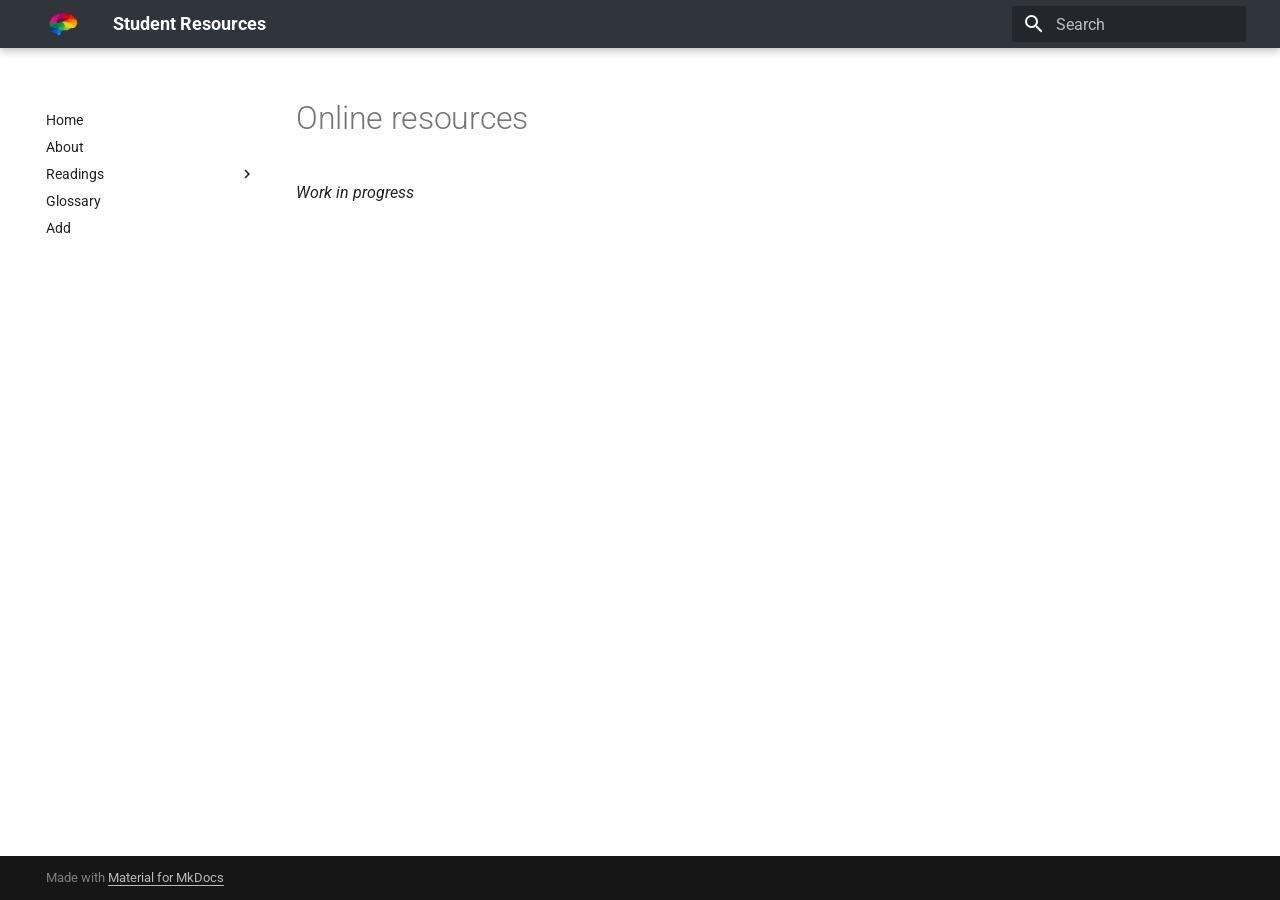
<file: online-resources/index.html>
<!doctype html>
<html lang="en" class="no-js">
  <head>
    
      <meta charset="utf-8">
      <meta name="viewport" content="width=device-width,initial-scale=1">
      
        <meta name="description" content="A curated collection of resources supporting curiosity, critical thinking and independent learning.">
      
      
        <meta name="author" content="cmr">
      
      
        <link rel="canonical" href="https://cr-1.github.io/student-resources-site/online-resources/">
      
      
      
      
        
      
      
      <link rel="icon" href="../assets/logo_cmr.png">
      <meta name="generator" content="mkdocs-1.6.1, mkdocs-material-9.8.0">
    
    
      
        <title>Online resources - Student Resources</title>
      
    
    
      <link rel="stylesheet" href="../assets/stylesheets/main.57a0d79d.min.css">
      
        
        <link rel="stylesheet" href="../assets/stylesheets/palette.fb2fffe2.min.css">
      
      


    
    
      
    
    
      
        
        
        <link rel="preconnect" href="https://fonts.gstatic.com" crossorigin>
        <link rel="stylesheet" href="https://fonts.googleapis.com/css?family=Roboto:300,300i,400,400i,700,700i%7CRoboto+Mono:400,400i,700,700i&display=fallback">
        <style>:root{--md-text-font:"Roboto";--md-code-font:"Roboto Mono"}</style>
      
    
    
      <link rel="stylesheet" href="../assets/extra.css">
    
    <script>__md_scope=new URL("..",location),__md_hash=e=>[...e].reduce(((e,_)=>(e<<5)-e+_.charCodeAt(0)),0),__md_get=(e,_=localStorage,t=__md_scope)=>JSON.parse(_.getItem(t.pathname+"."+e)),__md_set=(e,_,t=localStorage,a=__md_scope)=>{try{t.setItem(a.pathname+"."+e,JSON.stringify(_))}catch(e){}}</script>
    
      

    
    
  
  

  </head>
  
  
    
    
    
    
    
    <body dir="ltr" data-md-color-scheme="default" data-md-color-primary="sage" data-md-color-accent="grey">
  
    
    <input class="md-toggle" data-md-toggle="drawer" type="checkbox" id="__drawer" autocomplete="off">
    <input class="md-toggle" data-md-toggle="search" type="checkbox" id="__search" autocomplete="off">
    <label class="md-overlay" for="__drawer"></label>
    <div data-md-component="skip">
      
    </div>
    <div data-md-component="announce">
      
    </div>
    
    
      

  

<header class="md-header md-header--shadow" data-md-component="header">
  <nav class="md-header__inner md-grid" aria-label="Header">
    <a href=".." title="Student Resources" class="md-header__button md-logo" aria-label="Student Resources" data-md-component="logo">
      
  <img src="../assets/logo_cmr.png" alt="logo">

    </a>
    <label class="md-header__button md-icon" for="__drawer">
      
      <svg xmlns="http://www.w3.org/2000/svg" viewBox="0 0 24 24"><path d="M3 6h18v2H3zm0 5h18v2H3zm0 5h18v2H3z"/></svg>
    </label>
    <div class="md-header__title" data-md-component="header-title">
      <div class="md-header__ellipsis">
        <div class="md-header__topic">
          <span class="md-ellipsis">
            Student Resources
          </span>
        </div>
        <div class="md-header__topic" data-md-component="header-topic">
          <span class="md-ellipsis">
            
              Online resources
            
          </span>
        </div>
      </div>
    </div>
    
      
    
    
    
    
      
      
        <label class="md-header__button md-icon" for="__search">
          
          <svg xmlns="http://www.w3.org/2000/svg" viewBox="0 0 24 24"><path d="M9.5 3A6.5 6.5 0 0 1 16 9.5c0 1.61-.59 3.09-1.56 4.23l.27.27h.79l5 5-1.5 1.5-5-5v-.79l-.27-.27A6.52 6.52 0 0 1 9.5 16 6.5 6.5 0 0 1 3 9.5 6.5 6.5 0 0 1 9.5 3m0 2C7 5 5 7 5 9.5S7 14 9.5 14 14 12 14 9.5 12 5 9.5 5"/></svg>
        </label>
        <div class="md-search" data-md-component="search" role="dialog">
  <label class="md-search__overlay" for="__search"></label>
  <div class="md-search__inner" role="search">
    <form class="md-search__form" name="search">
      <input type="text" class="md-search__input" name="query" aria-label="Search" placeholder="Search" autocapitalize="off" autocorrect="off" autocomplete="off" spellcheck="false" data-md-component="search-query" required>
      <label class="md-search__icon md-icon" for="__search">
        
        <svg xmlns="http://www.w3.org/2000/svg" viewBox="0 0 24 24"><path d="M9.5 3A6.5 6.5 0 0 1 16 9.5c0 1.61-.59 3.09-1.56 4.23l.27.27h.79l5 5-1.5 1.5-5-5v-.79l-.27-.27A6.52 6.52 0 0 1 9.5 16 6.5 6.5 0 0 1 3 9.5 6.5 6.5 0 0 1 9.5 3m0 2C7 5 5 7 5 9.5S7 14 9.5 14 14 12 14 9.5 12 5 9.5 5"/></svg>
        
        <svg xmlns="http://www.w3.org/2000/svg" viewBox="0 0 24 24"><path d="M20 11v2H8l5.5 5.5-1.42 1.42L4.16 12l7.92-7.92L13.5 5.5 8 11z"/></svg>
      </label>
      <nav class="md-search__options" aria-label="Search">
        
        <button type="reset" class="md-search__icon md-icon" title="Clear" aria-label="Clear" tabindex="-1">
          
          <svg xmlns="http://www.w3.org/2000/svg" viewBox="0 0 24 24"><path d="M19 6.41 17.59 5 12 10.59 6.41 5 5 6.41 10.59 12 5 17.59 6.41 19 12 13.41 17.59 19 19 17.59 13.41 12z"/></svg>
        </button>
      </nav>
      
    </form>
    <div class="md-search__output">
      <div class="md-search__scrollwrap" tabindex="0" data-md-scrollfix>
        <div class="md-search-result" data-md-component="search-result">
          <div class="md-search-result__meta">
            Initializing search
          </div>
          <ol class="md-search-result__list" role="presentation"></ol>
        </div>
      </div>
    </div>
  </div>
</div>
      
    
    
  </nav>
  
</header>
    
    <div class="md-container" data-md-component="container">
      
      
        
          
        
      
      <main class="md-main" data-md-component="main">
        <div class="md-main__inner md-grid">
          
            
              
              <div class="md-sidebar md-sidebar--primary" data-md-component="sidebar" data-md-type="navigation" >
                <div class="md-sidebar__scrollwrap">
                  <div class="md-sidebar__inner">
                    



<nav class="md-nav md-nav--primary" aria-label="Navigation" data-md-level="0">
  <label class="md-nav__title" for="__drawer">
    <a href=".." title="Student Resources" class="md-nav__button md-logo" aria-label="Student Resources" data-md-component="logo">
      
  <img src="../assets/logo_cmr.png" alt="logo">

    </a>
    Student Resources
  </label>
  
  <ul class="md-nav__list" data-md-scrollfix>
    
      
      
  
  
  
  
    <li class="md-nav__item">
      <a href=".." class="md-nav__link">
        
  
  
  <span class="md-ellipsis">
    
  
    Home
  

    
  </span>
  
  

      </a>
    </li>
  

    
      
      
  
  
  
  
    <li class="md-nav__item">
      <a href="../about/" class="md-nav__link">
        
  
  
  <span class="md-ellipsis">
    
  
    About
  

    
  </span>
  
  

      </a>
    </li>
  

    
      
      
  
  
  
  
    
    
    
    
    
    <li class="md-nav__item md-nav__item--nested">
      
        
        
        <input class="md-nav__toggle md-toggle " type="checkbox" id="__nav_3" >
        
          
          <label class="md-nav__link" for="__nav_3" id="__nav_3_label" tabindex="0">
            
  
  
  <span class="md-ellipsis">
    
  
    Readings
  

    
  </span>
  
  

            <span class="md-nav__icon md-icon"></span>
          </label>
        
        <nav class="md-nav" data-md-level="1" aria-labelledby="__nav_3_label" aria-expanded="false">
          <label class="md-nav__title" for="__nav_3">
            <span class="md-nav__icon md-icon"></span>
            
  
    Readings
  

          </label>
          <ul class="md-nav__list" data-md-scrollfix>
            
              
                
  
  
  
  
    <li class="md-nav__item">
      <a href="../readings/" class="md-nav__link">
        
  
  
  <span class="md-ellipsis">
    
  
    Overview
  

    
  </span>
  
  

      </a>
    </li>
  

              
            
              
                
  
  
  
  
    <li class="md-nav__item">
      <a href="../Fiction/" class="md-nav__link">
        
  
  
  <span class="md-ellipsis">
    
  
    Fiction
  

    
  </span>
  
  

      </a>
    </li>
  

              
            
              
                
  
  
  
  
    <li class="md-nav__item">
      <a href="../Non-fiction/" class="md-nav__link">
        
  
  
  <span class="md-ellipsis">
    
  
    Non-Fiction
  

    
  </span>
  
  

      </a>
    </li>
  

              
            
          </ul>
        </nav>
      
    </li>
  

    
      
      
  
  
  
  
    <li class="md-nav__item">
      <a href="../glossary/" class="md-nav__link">
        
  
  
  <span class="md-ellipsis">
    
  
    Glossary
  

    
  </span>
  
  

      </a>
    </li>
  

    
      
      
  
  
  
  
    <li class="md-nav__item">
      <a href="../contributing/" class="md-nav__link">
        
  
  
  <span class="md-ellipsis">
    
  
    Add
  

    
  </span>
  
  

      </a>
    </li>
  

    
  </ul>
</nav>
                  </div>
                </div>
              </div>
            
            
              
              <div class="md-sidebar md-sidebar--secondary" data-md-component="sidebar" data-md-type="toc" >
                <div class="md-sidebar__scrollwrap">
                  <div class="md-sidebar__inner">
                    

<nav class="md-nav md-nav--secondary" aria-label="Table of contents">
  
  
  
  
</nav>
                  </div>
                </div>
              </div>
            
          
          
            <div class="md-content" data-md-component="content">
              
              <article class="md-content__inner md-typeset">
                
                  



  <h1>Online resources</h1>

<p><em>Work in progress</em></p>












                
              </article>
            </div>
          
          
<script>var target=document.getElementById(location.hash.slice(1));target&&target.name&&(target.checked=target.name.startsWith("__tabbed_"))</script>
        </div>
        
      </main>
      
        <footer class="md-footer">
  
  <div class="md-footer-meta md-typeset">
    <div class="md-footer-meta__inner md-grid">
      <div class="md-copyright">
  
  
    Made with
    <a href="https://squidfunk.github.io/mkdocs-material/" target="_blank" rel="noopener">
      Material for MkDocs
    </a>
  
</div>
      
    </div>
  </div>
</footer>
      
    </div>
    <div class="md-dialog" data-md-component="dialog">
      <div class="md-dialog__inner md-typeset"></div>
    </div>
    
    
    
      
      
      <script id="__config" type="application/json">{"annotate": null, "base": "..", "features": [], "search": "../assets/javascripts/workers/search.a7633da7.min.js", "tags": null, "translations": {"clipboard.copied": "Copied to clipboard", "clipboard.copy": "Copy to clipboard", "search.result.more.one": "1 more on this page", "search.result.more.other": "# more on this page", "search.result.none": "No matching documents", "search.result.one": "1 matching document", "search.result.other": "# matching documents", "search.result.placeholder": "Type to start searching", "search.result.term.missing": "Missing", "select.version": "Select version"}, "version": null}</script>
    
    
      <script src="../assets/javascripts/bundle.c21346df.min.js"></script>
      
    
  </body>
</html>
</file>
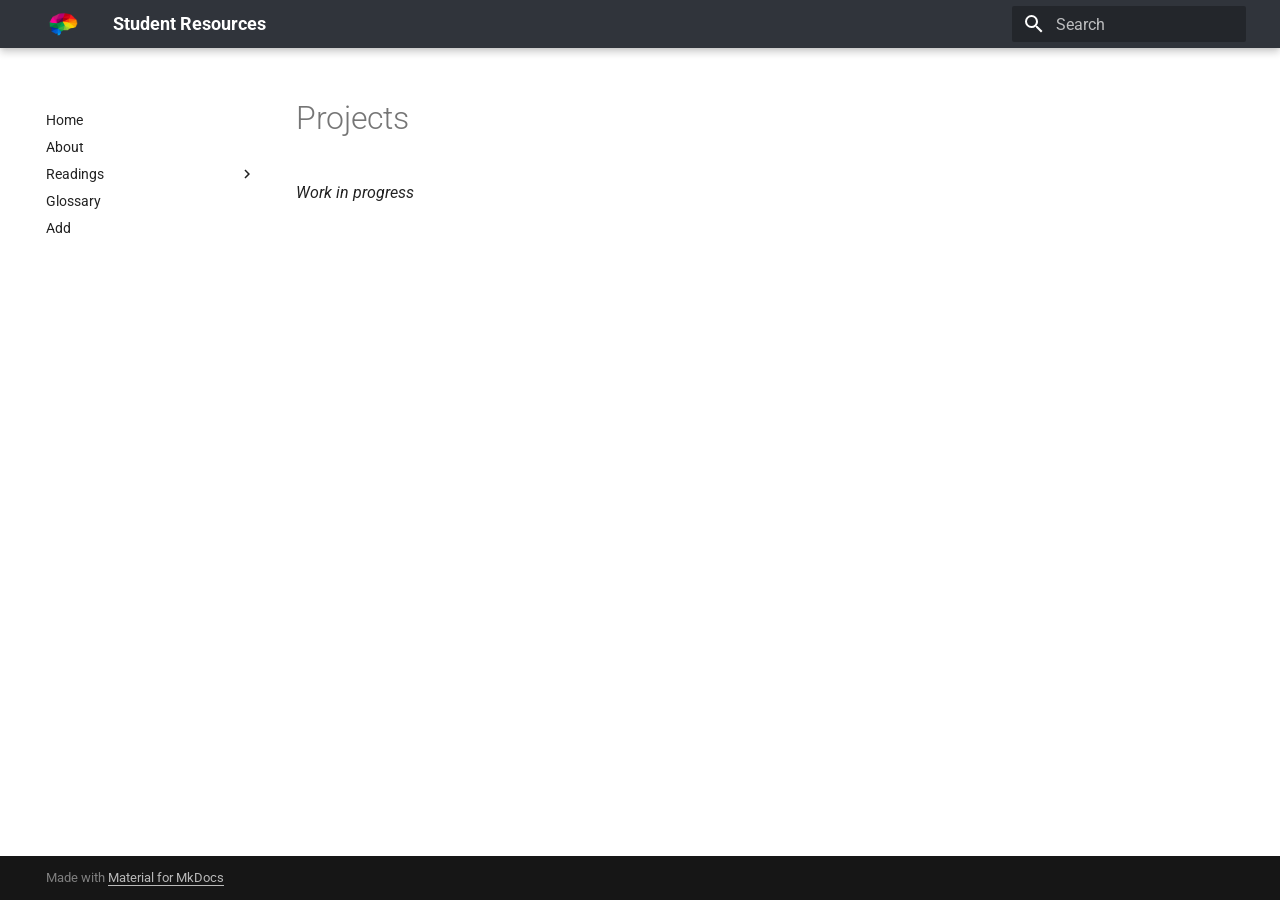
<file: projects/index.html>
<!doctype html>
<html lang="en" class="no-js">
  <head>
    
      <meta charset="utf-8">
      <meta name="viewport" content="width=device-width,initial-scale=1">
      
        <meta name="description" content="A curated collection of resources supporting curiosity, critical thinking and independent learning.">
      
      
        <meta name="author" content="cmr">
      
      
        <link rel="canonical" href="https://cr-1.github.io/student-resources-site/projects/">
      
      
      
      
        
      
      
      <link rel="icon" href="../assets/logo_cmr.png">
      <meta name="generator" content="mkdocs-1.6.1, mkdocs-material-9.8.0">
    
    
      
        <title>Projects - Student Resources</title>
      
    
    
      <link rel="stylesheet" href="../assets/stylesheets/main.57a0d79d.min.css">
      
        
        <link rel="stylesheet" href="../assets/stylesheets/palette.fb2fffe2.min.css">
      
      


    
    
      
    
    
      
        
        
        <link rel="preconnect" href="https://fonts.gstatic.com" crossorigin>
        <link rel="stylesheet" href="https://fonts.googleapis.com/css?family=Roboto:300,300i,400,400i,700,700i%7CRoboto+Mono:400,400i,700,700i&display=fallback">
        <style>:root{--md-text-font:"Roboto";--md-code-font:"Roboto Mono"}</style>
      
    
    
      <link rel="stylesheet" href="../assets/extra.css">
    
    <script>__md_scope=new URL("..",location),__md_hash=e=>[...e].reduce(((e,_)=>(e<<5)-e+_.charCodeAt(0)),0),__md_get=(e,_=localStorage,t=__md_scope)=>JSON.parse(_.getItem(t.pathname+"."+e)),__md_set=(e,_,t=localStorage,a=__md_scope)=>{try{t.setItem(a.pathname+"."+e,JSON.stringify(_))}catch(e){}}</script>
    
      

    
    
  
  

  </head>
  
  
    
    
    
    
    
    <body dir="ltr" data-md-color-scheme="default" data-md-color-primary="sage" data-md-color-accent="grey">
  
    
    <input class="md-toggle" data-md-toggle="drawer" type="checkbox" id="__drawer" autocomplete="off">
    <input class="md-toggle" data-md-toggle="search" type="checkbox" id="__search" autocomplete="off">
    <label class="md-overlay" for="__drawer"></label>
    <div data-md-component="skip">
      
    </div>
    <div data-md-component="announce">
      
    </div>
    
    
      

  

<header class="md-header md-header--shadow" data-md-component="header">
  <nav class="md-header__inner md-grid" aria-label="Header">
    <a href=".." title="Student Resources" class="md-header__button md-logo" aria-label="Student Resources" data-md-component="logo">
      
  <img src="../assets/logo_cmr.png" alt="logo">

    </a>
    <label class="md-header__button md-icon" for="__drawer">
      
      <svg xmlns="http://www.w3.org/2000/svg" viewBox="0 0 24 24"><path d="M3 6h18v2H3zm0 5h18v2H3zm0 5h18v2H3z"/></svg>
    </label>
    <div class="md-header__title" data-md-component="header-title">
      <div class="md-header__ellipsis">
        <div class="md-header__topic">
          <span class="md-ellipsis">
            Student Resources
          </span>
        </div>
        <div class="md-header__topic" data-md-component="header-topic">
          <span class="md-ellipsis">
            
              Projects
            
          </span>
        </div>
      </div>
    </div>
    
      
    
    
    
    
      
      
        <label class="md-header__button md-icon" for="__search">
          
          <svg xmlns="http://www.w3.org/2000/svg" viewBox="0 0 24 24"><path d="M9.5 3A6.5 6.5 0 0 1 16 9.5c0 1.61-.59 3.09-1.56 4.23l.27.27h.79l5 5-1.5 1.5-5-5v-.79l-.27-.27A6.52 6.52 0 0 1 9.5 16 6.5 6.5 0 0 1 3 9.5 6.5 6.5 0 0 1 9.5 3m0 2C7 5 5 7 5 9.5S7 14 9.5 14 14 12 14 9.5 12 5 9.5 5"/></svg>
        </label>
        <div class="md-search" data-md-component="search" role="dialog">
  <label class="md-search__overlay" for="__search"></label>
  <div class="md-search__inner" role="search">
    <form class="md-search__form" name="search">
      <input type="text" class="md-search__input" name="query" aria-label="Search" placeholder="Search" autocapitalize="off" autocorrect="off" autocomplete="off" spellcheck="false" data-md-component="search-query" required>
      <label class="md-search__icon md-icon" for="__search">
        
        <svg xmlns="http://www.w3.org/2000/svg" viewBox="0 0 24 24"><path d="M9.5 3A6.5 6.5 0 0 1 16 9.5c0 1.61-.59 3.09-1.56 4.23l.27.27h.79l5 5-1.5 1.5-5-5v-.79l-.27-.27A6.52 6.52 0 0 1 9.5 16 6.5 6.5 0 0 1 3 9.5 6.5 6.5 0 0 1 9.5 3m0 2C7 5 5 7 5 9.5S7 14 9.5 14 14 12 14 9.5 12 5 9.5 5"/></svg>
        
        <svg xmlns="http://www.w3.org/2000/svg" viewBox="0 0 24 24"><path d="M20 11v2H8l5.5 5.5-1.42 1.42L4.16 12l7.92-7.92L13.5 5.5 8 11z"/></svg>
      </label>
      <nav class="md-search__options" aria-label="Search">
        
        <button type="reset" class="md-search__icon md-icon" title="Clear" aria-label="Clear" tabindex="-1">
          
          <svg xmlns="http://www.w3.org/2000/svg" viewBox="0 0 24 24"><path d="M19 6.41 17.59 5 12 10.59 6.41 5 5 6.41 10.59 12 5 17.59 6.41 19 12 13.41 17.59 19 19 17.59 13.41 12z"/></svg>
        </button>
      </nav>
      
    </form>
    <div class="md-search__output">
      <div class="md-search__scrollwrap" tabindex="0" data-md-scrollfix>
        <div class="md-search-result" data-md-component="search-result">
          <div class="md-search-result__meta">
            Initializing search
          </div>
          <ol class="md-search-result__list" role="presentation"></ol>
        </div>
      </div>
    </div>
  </div>
</div>
      
    
    
  </nav>
  
</header>
    
    <div class="md-container" data-md-component="container">
      
      
        
          
        
      
      <main class="md-main" data-md-component="main">
        <div class="md-main__inner md-grid">
          
            
              
              <div class="md-sidebar md-sidebar--primary" data-md-component="sidebar" data-md-type="navigation" >
                <div class="md-sidebar__scrollwrap">
                  <div class="md-sidebar__inner">
                    



<nav class="md-nav md-nav--primary" aria-label="Navigation" data-md-level="0">
  <label class="md-nav__title" for="__drawer">
    <a href=".." title="Student Resources" class="md-nav__button md-logo" aria-label="Student Resources" data-md-component="logo">
      
  <img src="../assets/logo_cmr.png" alt="logo">

    </a>
    Student Resources
  </label>
  
  <ul class="md-nav__list" data-md-scrollfix>
    
      
      
  
  
  
  
    <li class="md-nav__item">
      <a href=".." class="md-nav__link">
        
  
  
  <span class="md-ellipsis">
    
  
    Home
  

    
  </span>
  
  

      </a>
    </li>
  

    
      
      
  
  
  
  
    <li class="md-nav__item">
      <a href="../about/" class="md-nav__link">
        
  
  
  <span class="md-ellipsis">
    
  
    About
  

    
  </span>
  
  

      </a>
    </li>
  

    
      
      
  
  
  
  
    
    
    
    
    
    <li class="md-nav__item md-nav__item--nested">
      
        
        
        <input class="md-nav__toggle md-toggle " type="checkbox" id="__nav_3" >
        
          
          <label class="md-nav__link" for="__nav_3" id="__nav_3_label" tabindex="0">
            
  
  
  <span class="md-ellipsis">
    
  
    Readings
  

    
  </span>
  
  

            <span class="md-nav__icon md-icon"></span>
          </label>
        
        <nav class="md-nav" data-md-level="1" aria-labelledby="__nav_3_label" aria-expanded="false">
          <label class="md-nav__title" for="__nav_3">
            <span class="md-nav__icon md-icon"></span>
            
  
    Readings
  

          </label>
          <ul class="md-nav__list" data-md-scrollfix>
            
              
                
  
  
  
  
    <li class="md-nav__item">
      <a href="../readings/" class="md-nav__link">
        
  
  
  <span class="md-ellipsis">
    
  
    Overview
  

    
  </span>
  
  

      </a>
    </li>
  

              
            
              
                
  
  
  
  
    <li class="md-nav__item">
      <a href="../Fiction/" class="md-nav__link">
        
  
  
  <span class="md-ellipsis">
    
  
    Fiction
  

    
  </span>
  
  

      </a>
    </li>
  

              
            
              
                
  
  
  
  
    <li class="md-nav__item">
      <a href="../Non-fiction/" class="md-nav__link">
        
  
  
  <span class="md-ellipsis">
    
  
    Non-Fiction
  

    
  </span>
  
  

      </a>
    </li>
  

              
            
          </ul>
        </nav>
      
    </li>
  

    
      
      
  
  
  
  
    <li class="md-nav__item">
      <a href="../glossary/" class="md-nav__link">
        
  
  
  <span class="md-ellipsis">
    
  
    Glossary
  

    
  </span>
  
  

      </a>
    </li>
  

    
      
      
  
  
  
  
    <li class="md-nav__item">
      <a href="../contributing/" class="md-nav__link">
        
  
  
  <span class="md-ellipsis">
    
  
    Add
  

    
  </span>
  
  

      </a>
    </li>
  

    
  </ul>
</nav>
                  </div>
                </div>
              </div>
            
            
              
              <div class="md-sidebar md-sidebar--secondary" data-md-component="sidebar" data-md-type="toc" >
                <div class="md-sidebar__scrollwrap">
                  <div class="md-sidebar__inner">
                    

<nav class="md-nav md-nav--secondary" aria-label="Table of contents">
  
  
  
  
</nav>
                  </div>
                </div>
              </div>
            
          
          
            <div class="md-content" data-md-component="content">
              
              <article class="md-content__inner md-typeset">
                
                  



  <h1>Projects</h1>

<p><em>Work in progress</em></p>












                
              </article>
            </div>
          
          
<script>var target=document.getElementById(location.hash.slice(1));target&&target.name&&(target.checked=target.name.startsWith("__tabbed_"))</script>
        </div>
        
      </main>
      
        <footer class="md-footer">
  
  <div class="md-footer-meta md-typeset">
    <div class="md-footer-meta__inner md-grid">
      <div class="md-copyright">
  
  
    Made with
    <a href="https://squidfunk.github.io/mkdocs-material/" target="_blank" rel="noopener">
      Material for MkDocs
    </a>
  
</div>
      
    </div>
  </div>
</footer>
      
    </div>
    <div class="md-dialog" data-md-component="dialog">
      <div class="md-dialog__inner md-typeset"></div>
    </div>
    
    
    
      
      
      <script id="__config" type="application/json">{"annotate": null, "base": "..", "features": [], "search": "../assets/javascripts/workers/search.a7633da7.min.js", "tags": null, "translations": {"clipboard.copied": "Copied to clipboard", "clipboard.copy": "Copy to clipboard", "search.result.more.one": "1 more on this page", "search.result.more.other": "# more on this page", "search.result.none": "No matching documents", "search.result.one": "1 matching document", "search.result.other": "# matching documents", "search.result.placeholder": "Type to start searching", "search.result.term.missing": "Missing", "select.version": "Select version"}, "version": null}</script>
    
    
      <script src="../assets/javascripts/bundle.c21346df.min.js"></script>
      
    
  </body>
</html>
</file>
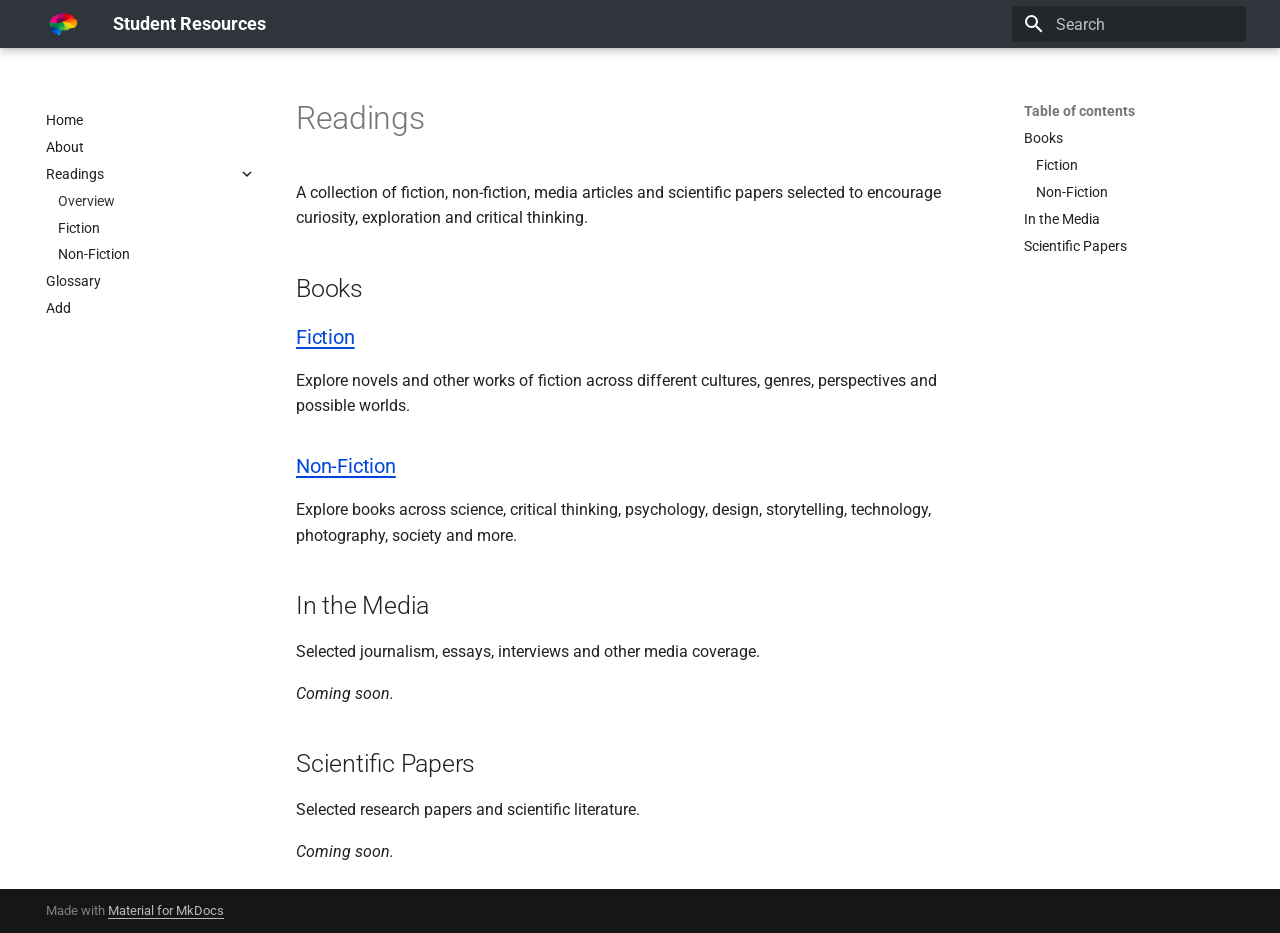
<file: readings/index.html>
<!doctype html>
<html lang="en" class="no-js">
  <head>
    
      <meta charset="utf-8">
      <meta name="viewport" content="width=device-width,initial-scale=1">
      
        <meta name="description" content="A curated collection of resources supporting curiosity, critical thinking and independent learning.">
      
      
        <meta name="author" content="cmr">
      
      
        <link rel="canonical" href="https://cr-1.github.io/student-resources-site/readings/">
      
      
        <link rel="prev" href="../about/">
      
      
        <link rel="next" href="../Fiction/">
      
      
        
      
      
      <link rel="icon" href="../assets/logo_cmr.png">
      <meta name="generator" content="mkdocs-1.6.1, mkdocs-material-9.8.0">
    
    
      
        <title>Overview - Student Resources</title>
      
    
    
      <link rel="stylesheet" href="../assets/stylesheets/main.57a0d79d.min.css">
      
        
        <link rel="stylesheet" href="../assets/stylesheets/palette.fb2fffe2.min.css">
      
      


    
    
      
    
    
      
        
        
        <link rel="preconnect" href="https://fonts.gstatic.com" crossorigin>
        <link rel="stylesheet" href="https://fonts.googleapis.com/css?family=Roboto:300,300i,400,400i,700,700i%7CRoboto+Mono:400,400i,700,700i&display=fallback">
        <style>:root{--md-text-font:"Roboto";--md-code-font:"Roboto Mono"}</style>
      
    
    
      <link rel="stylesheet" href="../assets/extra.css">
    
    <script>__md_scope=new URL("..",location),__md_hash=e=>[...e].reduce(((e,_)=>(e<<5)-e+_.charCodeAt(0)),0),__md_get=(e,_=localStorage,t=__md_scope)=>JSON.parse(_.getItem(t.pathname+"."+e)),__md_set=(e,_,t=localStorage,a=__md_scope)=>{try{t.setItem(a.pathname+"."+e,JSON.stringify(_))}catch(e){}}</script>
    
      

    
    
  
  

  </head>
  
  
    
    
    
    
    
    <body dir="ltr" data-md-color-scheme="default" data-md-color-primary="sage" data-md-color-accent="grey">
  
    
    <input class="md-toggle" data-md-toggle="drawer" type="checkbox" id="__drawer" autocomplete="off">
    <input class="md-toggle" data-md-toggle="search" type="checkbox" id="__search" autocomplete="off">
    <label class="md-overlay" for="__drawer"></label>
    <div data-md-component="skip">
      
        
        <a href="#readings" class="md-skip">
          Skip to content
        </a>
      
    </div>
    <div data-md-component="announce">
      
    </div>
    
    
      

  

<header class="md-header md-header--shadow" data-md-component="header">
  <nav class="md-header__inner md-grid" aria-label="Header">
    <a href=".." title="Student Resources" class="md-header__button md-logo" aria-label="Student Resources" data-md-component="logo">
      
  <img src="../assets/logo_cmr.png" alt="logo">

    </a>
    <label class="md-header__button md-icon" for="__drawer">
      
      <svg xmlns="http://www.w3.org/2000/svg" viewBox="0 0 24 24"><path d="M3 6h18v2H3zm0 5h18v2H3zm0 5h18v2H3z"/></svg>
    </label>
    <div class="md-header__title" data-md-component="header-title">
      <div class="md-header__ellipsis">
        <div class="md-header__topic">
          <span class="md-ellipsis">
            Student Resources
          </span>
        </div>
        <div class="md-header__topic" data-md-component="header-topic">
          <span class="md-ellipsis">
            
              Overview
            
          </span>
        </div>
      </div>
    </div>
    
      
    
    
    
    
      
      
        <label class="md-header__button md-icon" for="__search">
          
          <svg xmlns="http://www.w3.org/2000/svg" viewBox="0 0 24 24"><path d="M9.5 3A6.5 6.5 0 0 1 16 9.5c0 1.61-.59 3.09-1.56 4.23l.27.27h.79l5 5-1.5 1.5-5-5v-.79l-.27-.27A6.52 6.52 0 0 1 9.5 16 6.5 6.5 0 0 1 3 9.5 6.5 6.5 0 0 1 9.5 3m0 2C7 5 5 7 5 9.5S7 14 9.5 14 14 12 14 9.5 12 5 9.5 5"/></svg>
        </label>
        <div class="md-search" data-md-component="search" role="dialog">
  <label class="md-search__overlay" for="__search"></label>
  <div class="md-search__inner" role="search">
    <form class="md-search__form" name="search">
      <input type="text" class="md-search__input" name="query" aria-label="Search" placeholder="Search" autocapitalize="off" autocorrect="off" autocomplete="off" spellcheck="false" data-md-component="search-query" required>
      <label class="md-search__icon md-icon" for="__search">
        
        <svg xmlns="http://www.w3.org/2000/svg" viewBox="0 0 24 24"><path d="M9.5 3A6.5 6.5 0 0 1 16 9.5c0 1.61-.59 3.09-1.56 4.23l.27.27h.79l5 5-1.5 1.5-5-5v-.79l-.27-.27A6.52 6.52 0 0 1 9.5 16 6.5 6.5 0 0 1 3 9.5 6.5 6.5 0 0 1 9.5 3m0 2C7 5 5 7 5 9.5S7 14 9.5 14 14 12 14 9.5 12 5 9.5 5"/></svg>
        
        <svg xmlns="http://www.w3.org/2000/svg" viewBox="0 0 24 24"><path d="M20 11v2H8l5.5 5.5-1.42 1.42L4.16 12l7.92-7.92L13.5 5.5 8 11z"/></svg>
      </label>
      <nav class="md-search__options" aria-label="Search">
        
        <button type="reset" class="md-search__icon md-icon" title="Clear" aria-label="Clear" tabindex="-1">
          
          <svg xmlns="http://www.w3.org/2000/svg" viewBox="0 0 24 24"><path d="M19 6.41 17.59 5 12 10.59 6.41 5 5 6.41 10.59 12 5 17.59 6.41 19 12 13.41 17.59 19 19 17.59 13.41 12z"/></svg>
        </button>
      </nav>
      
    </form>
    <div class="md-search__output">
      <div class="md-search__scrollwrap" tabindex="0" data-md-scrollfix>
        <div class="md-search-result" data-md-component="search-result">
          <div class="md-search-result__meta">
            Initializing search
          </div>
          <ol class="md-search-result__list" role="presentation"></ol>
        </div>
      </div>
    </div>
  </div>
</div>
      
    
    
  </nav>
  
</header>
    
    <div class="md-container" data-md-component="container">
      
      
        
          
        
      
      <main class="md-main" data-md-component="main">
        <div class="md-main__inner md-grid">
          
            
              
              <div class="md-sidebar md-sidebar--primary" data-md-component="sidebar" data-md-type="navigation" >
                <div class="md-sidebar__scrollwrap">
                  <div class="md-sidebar__inner">
                    



<nav class="md-nav md-nav--primary" aria-label="Navigation" data-md-level="0">
  <label class="md-nav__title" for="__drawer">
    <a href=".." title="Student Resources" class="md-nav__button md-logo" aria-label="Student Resources" data-md-component="logo">
      
  <img src="../assets/logo_cmr.png" alt="logo">

    </a>
    Student Resources
  </label>
  
  <ul class="md-nav__list" data-md-scrollfix>
    
      
      
  
  
  
  
    <li class="md-nav__item">
      <a href=".." class="md-nav__link">
        
  
  
  <span class="md-ellipsis">
    
  
    Home
  

    
  </span>
  
  

      </a>
    </li>
  

    
      
      
  
  
  
  
    <li class="md-nav__item">
      <a href="../about/" class="md-nav__link">
        
  
  
  <span class="md-ellipsis">
    
  
    About
  

    
  </span>
  
  

      </a>
    </li>
  

    
      
      
  
  
    
  
  
  
    
    
    
    
    
    <li class="md-nav__item md-nav__item--active md-nav__item--nested">
      
        
        
        <input class="md-nav__toggle md-toggle " type="checkbox" id="__nav_3" checked>
        
          
          <label class="md-nav__link" for="__nav_3" id="__nav_3_label" tabindex="0">
            
  
  
  <span class="md-ellipsis">
    
  
    Readings
  

    
  </span>
  
  

            <span class="md-nav__icon md-icon"></span>
          </label>
        
        <nav class="md-nav" data-md-level="1" aria-labelledby="__nav_3_label" aria-expanded="true">
          <label class="md-nav__title" for="__nav_3">
            <span class="md-nav__icon md-icon"></span>
            
  
    Readings
  

          </label>
          <ul class="md-nav__list" data-md-scrollfix>
            
              
                
  
  
    
  
  
  
    <li class="md-nav__item md-nav__item--active">
      
      <input class="md-nav__toggle md-toggle" type="checkbox" id="__toc">
      
      
        
      
      
        <label class="md-nav__link md-nav__link--active" for="__toc">
          
  
  
  <span class="md-ellipsis">
    
  
    Overview
  

    
  </span>
  
  

          <span class="md-nav__icon md-icon"></span>
        </label>
      
      <a href="./" class="md-nav__link md-nav__link--active">
        
  
  
  <span class="md-ellipsis">
    
  
    Overview
  

    
  </span>
  
  

      </a>
      
        

<nav class="md-nav md-nav--secondary" aria-label="Table of contents">
  
  
  
    
  
  
    <label class="md-nav__title" for="__toc">
      <span class="md-nav__icon md-icon"></span>
      Table of contents
    </label>
    <ul class="md-nav__list" data-md-component="toc" data-md-scrollfix>
      
        <li class="md-nav__item">
  <a href="#books" class="md-nav__link">
    <span class="md-ellipsis">
      
        Books
      
    </span>
  </a>
  
    <nav class="md-nav" aria-label="Books">
      <ul class="md-nav__list">
        
          <li class="md-nav__item">
  <a href="#fiction" class="md-nav__link">
    <span class="md-ellipsis">
      
        Fiction
      
    </span>
  </a>
  
</li>
        
          <li class="md-nav__item">
  <a href="#non-fiction" class="md-nav__link">
    <span class="md-ellipsis">
      
        Non-Fiction
      
    </span>
  </a>
  
</li>
        
      </ul>
    </nav>
  
</li>
      
        <li class="md-nav__item">
  <a href="#in-the-media" class="md-nav__link">
    <span class="md-ellipsis">
      
        In the Media
      
    </span>
  </a>
  
</li>
      
        <li class="md-nav__item">
  <a href="#scientific-papers" class="md-nav__link">
    <span class="md-ellipsis">
      
        Scientific Papers
      
    </span>
  </a>
  
</li>
      
    </ul>
  
</nav>
      
    </li>
  

              
            
              
                
  
  
  
  
    <li class="md-nav__item">
      <a href="../Fiction/" class="md-nav__link">
        
  
  
  <span class="md-ellipsis">
    
  
    Fiction
  

    
  </span>
  
  

      </a>
    </li>
  

              
            
              
                
  
  
  
  
    <li class="md-nav__item">
      <a href="../Non-fiction/" class="md-nav__link">
        
  
  
  <span class="md-ellipsis">
    
  
    Non-Fiction
  

    
  </span>
  
  

      </a>
    </li>
  

              
            
          </ul>
        </nav>
      
    </li>
  

    
      
      
  
  
  
  
    <li class="md-nav__item">
      <a href="../glossary/" class="md-nav__link">
        
  
  
  <span class="md-ellipsis">
    
  
    Glossary
  

    
  </span>
  
  

      </a>
    </li>
  

    
      
      
  
  
  
  
    <li class="md-nav__item">
      <a href="../contributing/" class="md-nav__link">
        
  
  
  <span class="md-ellipsis">
    
  
    Add
  

    
  </span>
  
  

      </a>
    </li>
  

    
  </ul>
</nav>
                  </div>
                </div>
              </div>
            
            
              
              <div class="md-sidebar md-sidebar--secondary" data-md-component="sidebar" data-md-type="toc" >
                <div class="md-sidebar__scrollwrap">
                  <div class="md-sidebar__inner">
                    

<nav class="md-nav md-nav--secondary" aria-label="Table of contents">
  
  
  
    
  
  
    <label class="md-nav__title" for="__toc">
      <span class="md-nav__icon md-icon"></span>
      Table of contents
    </label>
    <ul class="md-nav__list" data-md-component="toc" data-md-scrollfix>
      
        <li class="md-nav__item">
  <a href="#books" class="md-nav__link">
    <span class="md-ellipsis">
      
        Books
      
    </span>
  </a>
  
    <nav class="md-nav" aria-label="Books">
      <ul class="md-nav__list">
        
          <li class="md-nav__item">
  <a href="#fiction" class="md-nav__link">
    <span class="md-ellipsis">
      
        Fiction
      
    </span>
  </a>
  
</li>
        
          <li class="md-nav__item">
  <a href="#non-fiction" class="md-nav__link">
    <span class="md-ellipsis">
      
        Non-Fiction
      
    </span>
  </a>
  
</li>
        
      </ul>
    </nav>
  
</li>
      
        <li class="md-nav__item">
  <a href="#in-the-media" class="md-nav__link">
    <span class="md-ellipsis">
      
        In the Media
      
    </span>
  </a>
  
</li>
      
        <li class="md-nav__item">
  <a href="#scientific-papers" class="md-nav__link">
    <span class="md-ellipsis">
      
        Scientific Papers
      
    </span>
  </a>
  
</li>
      
    </ul>
  
</nav>
                  </div>
                </div>
              </div>
            
          
          
            <div class="md-content" data-md-component="content">
              
              <article class="md-content__inner md-typeset">
                
                  



<h1 id="readings">Readings</h1>
<p>A collection of fiction, non-fiction, media articles and scientific papers selected to encourage curiosity, exploration and critical thinking.</p>
<h2 id="books">Books</h2>
<h3 id="fiction"><a href="../Fiction/">Fiction</a></h3>
<p>Explore novels and other works of fiction across different cultures, genres, perspectives and possible worlds.</p>
<h3 id="non-fiction"><a href="../Non-fiction/">Non-Fiction</a></h3>
<p>Explore books across science, critical thinking, psychology, design, storytelling, technology, photography, society and more.</p>
<h2 id="in-the-media">In the Media</h2>
<p>Selected journalism, essays, interviews and other media coverage.</p>
<p><em>Coming soon.</em></p>
<h2 id="scientific-papers">Scientific Papers</h2>
<p>Selected research papers and scientific literature.</p>
<p><em>Coming soon.</em></p>












                
              </article>
            </div>
          
          
<script>var target=document.getElementById(location.hash.slice(1));target&&target.name&&(target.checked=target.name.startsWith("__tabbed_"))</script>
        </div>
        
      </main>
      
        <footer class="md-footer">
  
  <div class="md-footer-meta md-typeset">
    <div class="md-footer-meta__inner md-grid">
      <div class="md-copyright">
  
  
    Made with
    <a href="https://squidfunk.github.io/mkdocs-material/" target="_blank" rel="noopener">
      Material for MkDocs
    </a>
  
</div>
      
    </div>
  </div>
</footer>
      
    </div>
    <div class="md-dialog" data-md-component="dialog">
      <div class="md-dialog__inner md-typeset"></div>
    </div>
    
    
    
      
      
      <script id="__config" type="application/json">{"annotate": null, "base": "..", "features": [], "search": "../assets/javascripts/workers/search.a7633da7.min.js", "tags": null, "translations": {"clipboard.copied": "Copied to clipboard", "clipboard.copy": "Copy to clipboard", "search.result.more.one": "1 more on this page", "search.result.more.other": "# more on this page", "search.result.none": "No matching documents", "search.result.one": "1 matching document", "search.result.other": "# matching documents", "search.result.placeholder": "Type to start searching", "search.result.term.missing": "Missing", "select.version": "Select version"}, "version": null}</script>
    
    
      <script src="../assets/javascripts/bundle.c21346df.min.js"></script>
      
    
  </body>
</html>
</file>
<file: assets/extra.css>
:root {
  --md-primary-fg-color: #30343B;
  --md-primary-fg-color--light: #42464D;
  --md-primary-fg-color--dark: #22252B;
  --md-accent-fg-color: #607D8B;
}

/* Make links more visible */
.md-typeset a {
  color: #0047da;
  text-decoration: underline;
  text-underline-offset: 3px;
}

/* Change colour when hovering over links */
.md-typeset a:hover {
  color: #005f8f;
}

/* Hide redundant site title in the sidebar */
.md-nav--primary > .md-nav__title {
  display: none;
}
</file>
<file: assets/stylesheets/main.57a0d79d.min.css>
@charset "UTF-8";html{box-sizing:border-box;-webkit-text-size-adjust:none;-moz-text-size-adjust:none;text-size-adjust:none}*,:after,:before{box-sizing:inherit}@media(prefers-reduced-motion){*,:after,:before{transition:none!important}}body{margin:0;-webkit-font-smoothing:antialiased;-moz-osx-font-smoothing:grayscale;--md-text-font-family:var(--md-text-font, _),
    -apple-system, BlinkMacSystemFont, Helvetica, Arial, sans-serif;--md-code-font-family:var(--md-code-font, _),
    SFMono-Regular, Consolas, Menlo, monospace}.md-typeset code:not(.focus-visible),a,button,input,label{-webkit-tap-highlight-color:transparent}a{color:inherit;text-decoration:none}hr{box-sizing:initial;display:block;height:.05rem;padding:0;overflow:visible;border:0}small{font-size:80%}sub,sup{line-height:1em}img{border-style:none}table{border-spacing:0;border-collapse:initial}td,th{font-weight:400;vertical-align:top}button{padding:0;margin:0;font-family:inherit;font-size:inherit;background:#0000;border:0}input{border:0;outline:none}:root{--md-primary-fg-color:#4051b5;--md-primary-fg-color--light:#5d6cc0;--md-primary-fg-color--dark:#303fa1;--md-primary-bg-color:#fff;--md-primary-bg-color--light:#ffffffb3;--md-accent-fg-color:#526cfe;--md-accent-fg-color--transparent:#526cfe1a;--md-accent-bg-color:#fff;--md-accent-bg-color--light:#ffffffb3;--md-typeset-table-sort-icon:url("data:image/svg+xml;charset=utf-8,<svg xmlns='http://www.w3.org/2000/svg' viewBox='0 0 24 24'><path d='m18 21-4-4h3V7h-3l4-4 4 4h-3v10h3M2 19v-2h10v2M2 13v-2h7v2M2 7V5h4v2z'/></svg>");--md-typeset-table-sort-icon--asc:url("data:image/svg+xml;charset=utf-8,<svg xmlns='http://www.w3.org/2000/svg' viewBox='0 0 24 24'><path d='M19 17h3l-4 4-4-4h3V3h2M2 17h10v2H2M6 5v2H2V5m0 6h7v2H2z'/></svg>");--md-typeset-table-sort-icon--desc:url("data:image/svg+xml;charset=utf-8,<svg xmlns='http://www.w3.org/2000/svg' viewBox='0 0 24 24'><path d='M19 7h3l-4-4-4 4h3v14h2M2 17h10v2H2M6 5v2H2V5m0 6h7v2H2z'/></svg>")}[data-md-color-scheme=default]{color-scheme:light}[data-md-color-scheme=default] img[src$="#gh-dark-mode-only"],[data-md-color-scheme=default] img[src$="#only-dark"]{display:none}:root,[data-md-color-scheme=default]{--md-hue:225deg;--md-default-fg-color:#000000de;--md-default-fg-color--light:#0000008a;--md-default-fg-color--lighter:#00000052;--md-default-fg-color--lightest:#00000012;--md-default-bg-color:#fff;--md-default-bg-color--light:#ffffffb3;--md-default-bg-color--lighter:#ffffff4d;--md-default-bg-color--lightest:#ffffff1f;--md-code-fg-color:#36464e;--md-code-bg-color:#f5f5f5;--md-code-bg-color--light:#f5f5f5b3;--md-code-bg-color--lighter:#f5f5f54d;--md-code-hl-color:#4287ff;--md-code-hl-color--light:#4287ff1a;--md-code-hl-number-color:#d52a2a;--md-code-hl-special-color:#db1457;--md-code-hl-function-color:#a846b9;--md-code-hl-constant-color:#6e59d9;--md-code-hl-keyword-color:#3f6ec6;--md-code-hl-string-color:#1c7d4d;--md-code-hl-name-color:var(--md-code-fg-color);--md-code-hl-operator-color:var(--md-default-fg-color--light);--md-code-hl-punctuation-color:var(--md-default-fg-color--light);--md-code-hl-comment-color:var(--md-default-fg-color--light);--md-code-hl-generic-color:var(--md-default-fg-color--light);--md-code-hl-variable-color:var(--md-default-fg-color--light);--md-typeset-color:var(--md-default-fg-color);--md-typeset-a-color:var(--md-primary-fg-color);--md-typeset-del-color:#f5503d26;--md-typeset-ins-color:#0bd57026;--md-typeset-kbd-color:#fafafa;--md-typeset-kbd-accent-color:#fff;--md-typeset-kbd-border-color:#b8b8b8;--md-typeset-mark-color:#ffff0080;--md-typeset-table-color:#0000001f;--md-typeset-table-color--light:#00000009;--md-admonition-fg-color:var(--md-default-fg-color);--md-admonition-bg-color:var(--md-default-bg-color);--md-warning-fg-color:#000000de;--md-warning-bg-color:#ff9;--md-footer-fg-color:#fff;--md-footer-fg-color--light:#ffffffb3;--md-footer-fg-color--lighter:#ffffff73;--md-footer-bg-color:#000000de;--md-footer-bg-color--dark:#00000052;--md-shadow-z1:0 0.2rem 0.5rem #0000000d,
    0 0 0.05rem #0000001a;--md-shadow-z2:0 0.2rem 0.5rem #0000001a,
    0 0 0.05rem #00000040;--md-shadow-z3:0 0.2rem 0.5rem #0003,
    0 0 0.05rem #00000059}.md-icon svg{display:block;width:1.2rem;height:1.2rem;fill:currentcolor}aside,body,input{font-family:var(--md-text-font-family);font-feature-settings:"kern","liga";color:var(--md-typeset-color)}code,kbd,pre{font-family:var(--md-code-font-family);font-feature-settings:"kern"}.md-typeset{font-size:.8rem;line-height:1.6;overflow-wrap:break-word;-webkit-print-color-adjust:exact;color-adjust:exact}@media print{.md-typeset{font-size:.68rem}.md-typeset code,.md-typeset kbd,.md-typeset pre{white-space:pre-wrap}}.md-typeset blockquote,.md-typeset dl,.md-typeset figure,.md-typeset ol,.md-typeset pre,.md-typeset ul{margin-top:1em;margin-bottom:1em}.md-typeset h1{margin:0 0 1.25em;font-size:2em;line-height:1.3;color:var(--md-default-fg-color--light)}.md-typeset h1,.md-typeset h2{font-weight:300;letter-spacing:-.01em}.md-typeset h2{margin:1.6em 0 .64em;font-size:1.5625em;line-height:1.4}.md-typeset h3{margin:1.6em 0 .8em;font-size:1.25em;font-weight:400;line-height:1.5;letter-spacing:-.01em}.md-typeset h2+h3{margin-top:.8em}.md-typeset h4{margin:1em 0;font-weight:700;letter-spacing:-.01em}.md-typeset h5,.md-typeset h6{margin:1.25em 0;font-size:.8em;font-weight:700;color:var(--md-default-fg-color--light);letter-spacing:-.01em}.md-typeset h5{text-transform:uppercase}.md-typeset h5 code{text-transform:none}.md-typeset hr{display:flow-root;margin:1.5em 0;border-bottom:.05rem solid var(--md-default-fg-color--lightest)}.md-typeset a{color:var(--md-typeset-a-color);word-break:break-word}.md-typeset a,.md-typeset a:before{transition:color 125ms}.md-typeset a:focus,.md-typeset a:hover{color:var(--md-accent-fg-color)}.md-typeset a:focus code,.md-typeset a:hover code{color:var(--md-accent-fg-color);background-color:var(--md-accent-fg-color--transparent)}.md-typeset a code{color:var(--md-typeset-a-color)}.md-typeset a.focus-visible{outline-color:var(--md-accent-fg-color);outline-offset:.2rem}.md-typeset code,.md-typeset kbd,.md-typeset pre{font-variant-ligatures:none;color:var(--md-code-fg-color);direction:ltr;transition:background-color 125ms}.md-typeset code{padding:0 .2941176471em;font-size:.85em;word-break:break-word;background-color:var(--md-code-bg-color);border-radius:.1rem;-webkit-box-decoration-break:clone;box-decoration-break:clone;transition:color 125ms,background-color 125ms}.md-typeset code:not(.focus-visible){outline:none}.md-typeset pre{position:relative;display:flow-root;line-height:1.4}.md-typeset pre>code{display:block;padding:.7720588235em 1.1764705882em;margin:0;overflow:auto;word-break:normal;touch-action:auto;scrollbar-color:var(--md-default-fg-color--lighter) #0000;scrollbar-width:thin;outline-color:var(--md-accent-fg-color);box-shadow:none;-webkit-box-decoration-break:slice;box-decoration-break:slice}.md-typeset pre>code:hover{scrollbar-color:var(--md-accent-fg-color) #0000}.md-typeset pre>code::-webkit-scrollbar{width:.2rem;height:.2rem}.md-typeset pre>code::-webkit-scrollbar-thumb{background-color:var(--md-default-fg-color--lighter)}.md-typeset pre>code::-webkit-scrollbar-thumb:hover{background-color:var(--md-accent-fg-color)}.md-typeset kbd{display:inline-block;padding:0 .6666666667em;font-size:.75em;color:var(--md-default-fg-color);word-break:break-word;vertical-align:text-top;background-color:var(--md-typeset-kbd-color);border-radius:.1rem;box-shadow:0 .1rem 0 .05rem var(--md-typeset-kbd-border-color),0 .1rem 0 var(--md-typeset-kbd-border-color),0 -.1rem .2rem var(--md-typeset-kbd-accent-color) inset}.md-typeset mark{color:inherit;word-break:break-word;background-color:var(--md-typeset-mark-color);-webkit-box-decoration-break:clone;box-decoration-break:clone}.md-typeset abbr{text-decoration:none;cursor:help}.md-typeset [data-preview],.md-typeset abbr{border-bottom:.05rem dotted var(--md-default-fg-color--light)}.md-typeset small{opacity:.75}[dir=ltr] .md-typeset sub,[dir=ltr] .md-typeset sup{margin-left:.078125em}[dir=rtl] .md-typeset sub,[dir=rtl] .md-typeset sup{margin-right:.078125em}[dir=ltr] .md-typeset blockquote{padding-left:.6rem;border-left:.2rem solid var(--md-default-fg-color--lighter)}[dir=rtl] .md-typeset blockquote{padding-right:.6rem;border-right:.2rem solid var(--md-default-fg-color--lighter)}.md-typeset blockquote{margin-left:0;margin-right:0;color:var(--md-default-fg-color--light)}.md-typeset ul{list-style-type:disc}.md-typeset ul[type]{list-style-type:revert-layer}[dir=ltr] .md-typeset ol,[dir=ltr] .md-typeset ol li ol,[dir=ltr] .md-typeset ol li ul,[dir=ltr] .md-typeset ul,[dir=ltr] .md-typeset ul li ol,[dir=ltr] .md-typeset ul li ul{margin-left:.625em}[dir=rtl] .md-typeset ol,[dir=rtl] .md-typeset ol li ol,[dir=rtl] .md-typeset ol li ul,[dir=rtl] .md-typeset ul,[dir=rtl] .md-typeset ul li ol,[dir=rtl] .md-typeset ul li ul{margin-right:.625em}.md-typeset ol,.md-typeset ul{padding:0}.md-typeset ol:not([hidden]),.md-typeset ul:not([hidden]){display:flow-root}.md-typeset ol ol,.md-typeset ul ol{list-style-type:lower-alpha}.md-typeset ol ol ol,.md-typeset ul ol ol{list-style-type:lower-roman}.md-typeset ol ol ol ol,.md-typeset ul ol ol ol{list-style-type:upper-alpha}.md-typeset ol ol ol ol ol,.md-typeset ul ol ol ol ol{list-style-type:upper-roman}.md-typeset ol[type],.md-typeset ul[type]{list-style-type:revert-layer}[dir=ltr] .md-typeset ol li,[dir=ltr] .md-typeset ul li{margin-left:1.25em}[dir=rtl] .md-typeset ol li,[dir=rtl] .md-typeset ul li{margin-right:1.25em}.md-typeset ol li,.md-typeset ul li{margin-bottom:.5em}.md-typeset ol li blockquote,.md-typeset ol li p,.md-typeset ul li blockquote,.md-typeset ul li p{margin:.5em 0}.md-typeset ol li:last-child,.md-typeset ul li:last-child{margin-bottom:0}.md-typeset ol li ol,.md-typeset ol li ul,.md-typeset ul li ol,.md-typeset ul li ul{margin-top:.5em;margin-bottom:.5em}[dir=ltr] .md-typeset dd{margin-left:1.875em}[dir=rtl] .md-typeset dd{margin-right:1.875em}.md-typeset dd{margin-top:1em;margin-bottom:1.5em}.md-typeset img,.md-typeset svg,.md-typeset video{max-width:100%;height:auto}.md-typeset img[align=left]{margin:1em 1em 1em 0}.md-typeset img[align=right]{margin:1em 0 1em 1em}.md-typeset img[align]:only-child{margin-top:0}.md-typeset figure{display:flow-root;width:fit-content;max-width:100%;margin:1em auto;text-align:center}.md-typeset figure img{display:block;margin:0 auto}.md-typeset figcaption{max-width:24rem;margin:1em auto;font-style:italic}.md-typeset iframe{max-width:100%}.md-typeset table:not([class]){display:inline-block;max-width:100%;overflow:auto;font-size:.64rem;touch-action:auto;background-color:var(--md-default-bg-color);border:.05rem solid var(--md-typeset-table-color);border-radius:.1rem}@media print{.md-typeset table:not([class]){display:table}}.md-typeset table:not([class])+*{margin-top:1.5em}.md-typeset table:not([class]) td>:first-child,.md-typeset table:not([class]) th>:first-child{margin-top:0}.md-typeset table:not([class]) td>:last-child,.md-typeset table:not([class]) th>:last-child{margin-bottom:0}.md-typeset table:not([class]) td:not([align]),.md-typeset table:not([class]) th:not([align]){text-align:left}[dir=rtl] .md-typeset table:not([class]) td:not([align]),[dir=rtl] .md-typeset table:not([class]) th:not([align]){text-align:right}.md-typeset table:not([class]) th{min-width:5rem;padding:.9375em 1.25em;font-weight:700;vertical-align:top}.md-typeset table:not([class]) td{padding:.9375em 1.25em;vertical-align:top;border-top:.05rem solid var(--md-typeset-table-color)}.md-typeset table:not([class]) tbody tr{transition:background-color 125ms}.md-typeset table:not([class]) tbody tr:hover{background-color:var(--md-typeset-table-color--light);box-shadow:0 .05rem 0 var(--md-default-bg-color) inset}.md-typeset table:not([class]) a{word-break:normal}.md-typeset table th[role=columnheader]{cursor:pointer}[dir=ltr] .md-typeset table th[role=columnheader]:after{margin-left:.5em}[dir=rtl] .md-typeset table th[role=columnheader]:after{margin-right:.5em}.md-typeset table th[role=columnheader]:after{display:inline-block;width:1.2em;height:1.2em;vertical-align:text-bottom;content:"";-webkit-mask-image:var(--md-typeset-table-sort-icon);mask-image:var(--md-typeset-table-sort-icon);-webkit-mask-repeat:no-repeat;mask-repeat:no-repeat;-webkit-mask-size:contain;mask-size:contain;transition:background-color 125ms}.md-typeset table th[role=columnheader]:hover:after{background-color:var(--md-default-fg-color--lighter)}.md-typeset table th[role=columnheader][aria-sort=ascending]:after{background-color:var(--md-default-fg-color--light);-webkit-mask-image:var(--md-typeset-table-sort-icon--asc);mask-image:var(--md-typeset-table-sort-icon--asc)}.md-typeset table th[role=columnheader][aria-sort=descending]:after{background-color:var(--md-default-fg-color--light);-webkit-mask-image:var(--md-typeset-table-sort-icon--desc);mask-image:var(--md-typeset-table-sort-icon--desc)}.md-typeset__scrollwrap{margin:1em -.8rem;overflow-x:auto;touch-action:auto}.md-typeset__table{display:inline-block;padding:0 .8rem;margin-bottom:.5em}@media print{.md-typeset__table{display:block}}html .md-typeset__table table{display:table;width:100%;margin:0;overflow:hidden}@media screen and (max-width:44.984375em){.md-content__inner>pre{margin:1em -.8rem}.md-content__inner>pre code{border-radius:0}}.md-typeset .md-author{position:relative;display:block;flex-shrink:0;width:1.6rem;height:1.6rem;overflow:hidden;border-radius:100%;transition:color 125ms,transform 125ms}.md-typeset .md-author img{display:block}.md-typeset .md-author--more{font-size:.6rem;font-weight:700;line-height:1.6rem;color:var(--md-default-fg-color--lighter);text-align:center;background:var(--md-default-fg-color--lightest)}.md-typeset .md-author--long{width:2.4rem;height:2.4rem}.md-typeset a.md-author{transform:scale(1)}.md-typeset a.md-author img{filter:grayscale(100%) opacity(75%);border-radius:100%;transition:filter 125ms}.md-typeset a.md-author:focus,.md-typeset a.md-author:hover{z-index:1;transform:scale(1.1)}.md-typeset a.md-author:focus img,.md-typeset a.md-author:hover img{filter:grayscale(0)}.md-banner{overflow:auto;color:var(--md-footer-fg-color);background-color:var(--md-footer-bg-color)}@media print{.md-banner{display:none}}.md-banner--warning{color:var(--md-warning-fg-color);background-color:var(--md-warning-bg-color)}.md-banner__inner{padding:0 .8rem;margin:.6rem auto;font-size:.7rem}[dir=ltr] .md-banner__button{float:right}[dir=rtl] .md-banner__button{float:left}.md-banner__button{color:inherit;cursor:pointer;transition:opacity .25s}.no-js .md-banner__button{display:none}.md-banner__button:hover{opacity:.7}html{height:100%;overflow-x:hidden;font-size:125%}@media screen and (min-width:100em){html{font-size:137.5%}}@media screen and (min-width:125em){html{font-size:150%}}body{position:relative;display:flex;flex-direction:column;width:100%;min-height:100%;font-size:.5rem;background-color:var(--md-default-bg-color)}@media print{body{display:block}}@media screen and (max-width:59.984375em){body[data-md-scrolllock]{position:fixed}}.md-grid{max-width:61rem;margin-left:auto;margin-right:auto}.md-container{display:flex;flex-grow:1;flex-direction:column}@media print{.md-container{display:block}}.md-main{flex-grow:1}.md-main__inner{display:flex;height:100%;margin-top:1.5rem}.md-ellipsis{overflow:hidden;text-overflow:ellipsis}.md-toggle{display:none}.md-option{position:absolute;width:0;height:0;opacity:0}.md-option:checked+label:not([hidden]){display:block}.md-option.focus-visible+label{outline-style:auto;outline-color:var(--md-accent-fg-color)}.md-skip{position:fixed;z-index:-1;padding:.3rem .5rem;margin:.5rem;font-size:.64rem;color:var(--md-default-bg-color);background-color:var(--md-default-fg-color);border-radius:.1rem;outline-color:var(--md-accent-fg-color);opacity:0;transform:translateY(.4rem)}.md-skip:focus{z-index:10;opacity:1;transition:transform .25s cubic-bezier(.4,0,.2,1),opacity 175ms 75ms;transform:translateY(0)}@page{margin:25mm}:root{--md-clipboard-icon:url("data:image/svg+xml;charset=utf-8,<svg xmlns='http://www.w3.org/2000/svg' viewBox='0 0 24 24'><path d='M19 21H8V7h11m0-2H8a2 2 0 0 0-2 2v14a2 2 0 0 0 2 2h11a2 2 0 0 0 2-2V7a2 2 0 0 0-2-2m-3-4H4a2 2 0 0 0-2 2v14h2V3h12z'/></svg>");--md-code-select-icon:url("data:image/svg+xml;charset=utf-8,<svg xmlns='http://www.w3.org/2000/svg' viewBox='0 0 24 24'><path d='M19 19h-4v2h4c1.1 0 2-.9 2-2v-4h-2m0-12h-4v2h4v4h2V5c0-1.1-.9-2-2-2M5 5h4V3H5c-1.1 0-2 .9-2 2v4h2m0 6H3v4c0 1.1.9 2 2 2h4v-2H5zm2-4h2v2H7zm4 0h2v2h-2zm4 0h2v2h-2zM7 7h2v2H7zm4 0h2v2h-2zm4 0h2v2h-2zm-8 8h2v2H7zm4 0h2v2h-2zm4 0h2v2h-2z'/></svg>");--md-code-copy-icon:url("data:image/svg+xml;charset=utf-8,<svg xmlns='http://www.w3.org/2000/svg' viewBox='0 0 24 24'><path d='M19 21H8V7h11m0-2H8a2 2 0 0 0-2 2v14a2 2 0 0 0 2 2h11a2 2 0 0 0 2-2V7a2 2 0 0 0-2-2m-3-4H4a2 2 0 0 0-2 2v14h2V3h12z'/></svg>")}.md-clipboard{z-index:1;width:1.5em;height:1.5em;color:var(--md-default-fg-color--lightest);cursor:pointer;border-radius:.1rem;outline-color:var(--md-accent-fg-color);outline-offset:.1rem;transition:color .25s}@media print{.md-clipboard{display:none}}.md-clipboard:not(.focus-visible){outline:none;-webkit-tap-highlight-color:transparent}:hover>.md-clipboard{color:var(--md-default-fg-color--light)}.md-clipboard:focus,.md-clipboard:hover{color:var(--md-accent-fg-color)}.md-clipboard:after{display:block;width:1.125em;height:1.125em;margin:0 auto;content:"";background-color:currentcolor;-webkit-mask-image:var(--md-clipboard-icon);mask-image:var(--md-clipboard-icon);-webkit-mask-repeat:no-repeat;mask-repeat:no-repeat;-webkit-mask-position:center;mask-position:center;-webkit-mask-size:contain;mask-size:contain}.md-clipboard--inline{cursor:pointer}.md-clipboard--inline code{transition:color .25s,background-color .25s}.md-clipboard--inline:focus code,.md-clipboard--inline:hover code{color:var(--md-accent-fg-color);background-color:var(--md-accent-fg-color--transparent)}.md-typeset .md-code__content{display:grid}.md-code__nav{position:absolute;top:.25em;right:.25em;z-index:1;display:flex;gap:.2rem;padding:.2rem;background-color:var(--md-code-bg-color--lighter);border-radius:.1rem;transition:background-color .25s}:hover>.md-code__nav{background-color:var(--md-code-bg-color--light)}.md-code__button{display:block;width:1.5em;height:1.5em;color:var(--md-default-fg-color--lightest);cursor:pointer;outline-color:var(--md-accent-fg-color);outline-offset:.1rem;transition:color .25s}:hover>*>.md-code__button{color:var(--md-default-fg-color--light)}.md-code__button.focus-visible,.md-code__button:hover{color:var(--md-accent-fg-color)}.md-code__button--active{color:var(--md-default-fg-color)!important}.md-code__button:after{display:block;width:1.125em;height:1.125em;margin:0 auto;content:"";background-color:currentcolor;-webkit-mask-repeat:no-repeat;mask-repeat:no-repeat;-webkit-mask-position:center;mask-position:center;-webkit-mask-size:contain;mask-size:contain}.md-code__button[data-md-type=select]:after{-webkit-mask-image:var(--md-code-select-icon);mask-image:var(--md-code-select-icon)}.md-code__button[data-md-type=copy]:after{-webkit-mask-image:var(--md-code-copy-icon);mask-image:var(--md-code-copy-icon)}@keyframes consent{0%{opacity:0;transform:translateY(100%)}to{opacity:1;transform:translateY(0)}}@keyframes overlay{0%{opacity:0}to{opacity:1}}.md-consent__overlay{position:fixed;top:0;z-index:5;width:100%;height:100%;background-color:#0000008a;-webkit-backdrop-filter:blur(.1rem);backdrop-filter:blur(.1rem);opacity:1;animation:overlay .25s both}.md-consent__inner{position:fixed;bottom:0;z-index:5;width:100%;max-height:100%;padding:0;overflow:auto;background-color:var(--md-default-bg-color);border:0;border-radius:.1rem;box-shadow:0 0 .2rem #0000001a,0 .2rem .4rem #0003;animation:consent .5s cubic-bezier(.1,.7,.1,1) both}.md-consent__form{padding:.8rem}.md-consent__settings{display:none;margin:1em 0}input:checked+.md-consent__settings{display:block}.md-consent__controls{margin-bottom:.8rem}.md-typeset .md-consent__controls .md-button{display:inline}@media screen and (max-width:44.984375em){.md-typeset .md-consent__controls .md-button{display:block;width:100%;margin-top:.4rem;text-align:center}}.md-consent label{cursor:pointer}.md-content{flex-grow:1;min-width:0}.md-content__inner{padding-top:.6rem;margin:0 .8rem 1.2rem}@media screen and (min-width:76.25em){[dir=ltr] .md-sidebar--primary:not([hidden])~.md-content>.md-content__inner,[dir=rtl] .md-sidebar--secondary:not([hidden])~.md-content>.md-content__inner{margin-left:1.2rem}[dir=ltr] .md-sidebar--secondary:not([hidden])~.md-content>.md-content__inner,[dir=rtl] .md-sidebar--primary:not([hidden])~.md-content>.md-content__inner{margin-right:1.2rem}}.md-content__inner:before{display:block;height:.4rem;content:""}.md-content__inner>:last-child{margin-bottom:0}[dir=ltr] .md-content__button{float:right;margin-left:.4rem}[dir=rtl] .md-content__button{float:left;margin-right:.4rem}.md-content__button{padding:0;margin:.4rem 0}@media print{.md-content__button{display:none}}.md-typeset .md-content__button{color:var(--md-default-fg-color--lighter)}.md-content__button svg{display:inline;vertical-align:top}[dir=rtl] .md-content__button svg{transform:scaleX(-1)}[dir=ltr] .md-dialog{right:.8rem}[dir=rtl] .md-dialog{left:.8rem}.md-dialog{position:fixed;bottom:.8rem;z-index:4;min-width:11.1rem;padding:.4rem .6rem;pointer-events:none;background-color:var(--md-default-fg-color);border-radius:.1rem;box-shadow:var(--md-shadow-z3);opacity:0;transition:transform 0s .4s,opacity .4s;transform:translateY(100%)}@media print{.md-dialog{display:none}}.md-dialog--active{pointer-events:auto;opacity:1;transition:transform .4s cubic-bezier(.075,.85,.175,1),opacity .4s;transform:translateY(0)}.md-dialog__inner{font-size:.7rem;color:var(--md-default-bg-color)}.md-feedback{margin:2em 0 1em;text-align:center}.md-feedback fieldset{padding:0;margin:0;border:none}.md-feedback__title{margin:1em auto;font-weight:700}.md-feedback__inner{position:relative}.md-feedback__list{position:relative;display:flex;flex-wrap:wrap;place-content:baseline center}.md-feedback__list:hover .md-icon:not(:disabled){color:var(--md-default-fg-color--lighter)}:disabled .md-feedback__list{min-height:1.8rem}.md-feedback__icon{flex-shrink:0;margin:0 .1rem;color:var(--md-default-fg-color--light);cursor:pointer;transition:color 125ms}.md-feedback__icon:not(:disabled).md-icon:hover{color:var(--md-accent-fg-color)}.md-feedback__icon:disabled{color:var(--md-default-fg-color--lightest);pointer-events:none}.md-feedback__note{position:relative;opacity:0;transition:transform .4s cubic-bezier(.1,.7,.1,1),opacity .15s;transform:translateY(.4rem)}.md-feedback__note>*{max-width:16rem;margin:0 auto}:disabled .md-feedback__note{opacity:1;transform:translateY(0)}@media print{.md-feedback,.md-footer{display:none}}.md-footer{color:var(--md-footer-fg-color);background-color:var(--md-footer-bg-color)}.md-footer__inner{justify-content:space-between;padding:.2rem;overflow:auto}.md-footer__inner:not([hidden]){display:flex}.md-footer__link{display:flex;flex-grow:.01;align-items:end;max-width:100%;margin-top:1rem;margin-bottom:.4rem;overflow:hidden;outline-color:var(--md-accent-fg-color);transition:opacity .25s}.md-footer__link:focus,.md-footer__link:hover{opacity:.7}[dir=rtl] .md-footer__link svg{transform:scaleX(-1)}@media screen and (max-width:44.984375em){.md-footer__link--prev{flex-shrink:0}.md-footer__link--prev .md-footer__title{display:none}}[dir=ltr] .md-footer__link--next{margin-left:auto}.md-footer__link--next{text-align:right}[dir=rtl] .md-footer__link--next{margin-right:auto;text-align:left}.md-footer__title{flex-grow:1;max-width:calc(100% - 2.4rem);padding:0 1rem;margin-bottom:.7rem;font-size:.9rem;white-space:nowrap}.md-footer__button{padding:.4rem;margin:.2rem}.md-footer__direction{font-size:.64rem;opacity:.7}.md-footer-meta{background-color:var(--md-footer-bg-color--dark)}.md-footer-meta__inner{display:flex;flex-wrap:wrap;justify-content:space-between;padding:.2rem}html .md-footer-meta.md-typeset a{color:var(--md-footer-fg-color--light)}html .md-footer-meta.md-typeset a:focus,html .md-footer-meta.md-typeset a:hover{color:var(--md-footer-fg-color)}.md-copyright{width:100%;padding:.4rem 0;margin:auto .6rem;font-size:.64rem;color:var(--md-footer-fg-color--lighter)}.md-copyright__highlight{color:var(--md-footer-fg-color--light)}.md-social{display:inline-flex;gap:.2rem;padding:.2rem 0 .6rem;margin:0 .4rem}@media screen and (min-width:45em){.md-copyright{width:auto}.md-social{padding:.6rem 0}}.md-social__link{display:inline-block;width:1.6rem;height:1.6rem;text-align:center}.md-social__link:before{line-height:1.9}.md-social__link svg{max-height:.8rem;vertical-align:-25%;fill:currentcolor}.md-typeset .md-button{display:inline-block;padding:.625em 2em;font-weight:700;color:var(--md-primary-fg-color);cursor:pointer;border:.1rem solid;border-radius:.1rem;transition:color 125ms,background-color 125ms,border-color 125ms}.md-typeset .md-button--primary{color:var(--md-primary-bg-color);background-color:var(--md-primary-fg-color);border-color:var(--md-primary-fg-color)}.md-typeset .md-button:focus,.md-typeset .md-button:hover{color:var(--md-accent-bg-color);background-color:var(--md-accent-fg-color);border-color:var(--md-accent-fg-color)}[dir=ltr] .md-typeset .md-input,[dir=rtl] .md-typeset .md-input{border-top-left-radius:.1rem}[dir=ltr] .md-typeset .md-input,[dir=rtl] .md-typeset .md-input{border-top-right-radius:.1rem}.md-typeset .md-input{height:1.8rem;padding:0 .6rem;font-size:.8rem;border-bottom:.1rem solid var(--md-default-fg-color--lighter);box-shadow:var(--md-shadow-z1);transition:border .25s,box-shadow .25s}.md-typeset .md-input:focus,.md-typeset .md-input:hover{border-bottom-color:var(--md-accent-fg-color);box-shadow:var(--md-shadow-z2)}.md-typeset .md-input--stretch{width:100%}.md-header{position:sticky;left:0;right:0;top:0;z-index:4;display:block;color:var(--md-primary-bg-color);background-color:var(--md-primary-fg-color);box-shadow:0 0 .2rem #0000,0 .2rem .4rem #0000}@media print{.md-header{display:none}}.md-header[hidden]{transition:transform .25s cubic-bezier(.8,0,.6,1),box-shadow .25s;transform:translateY(-100%)}.md-header--shadow{box-shadow:0 0 .2rem #0000001a,0 .2rem .4rem #0003;transition:transform .25s cubic-bezier(.1,.7,.1,1),box-shadow .25s}.md-header__inner{display:flex;align-items:center;padding:0 .2rem}.md-header__button{position:relative;z-index:1;padding:.4rem;margin:.2rem;color:currentcolor;vertical-align:middle;cursor:pointer;outline-color:var(--md-accent-fg-color);transition:opacity .25s}.md-header__button:hover{opacity:.7}.md-header__button:not([hidden]){display:inline-block}.md-header__button:not(.focus-visible){outline:none;-webkit-tap-highlight-color:transparent}.md-header__button.md-logo{padding:.4rem;margin:.2rem}@media screen and (max-width:76.234375em){.md-header__button.md-logo{display:none}}.md-header__button.md-logo img,.md-header__button.md-logo svg{display:block;width:auto;height:1.2rem;fill:currentcolor}@media screen and (min-width:60em){.md-header__button[for=__search]{display:none}}.no-js .md-header__button[for=__search]{display:none}[dir=rtl] .md-header__button[for=__search] svg{transform:scaleX(-1)}@media screen and (min-width:76.25em){.md-header__button[for=__drawer]{display:none}}.md-header__topic{position:absolute;display:flex;max-width:100%;white-space:nowrap;transition:transform .4s cubic-bezier(.1,.7,.1,1),opacity .15s}.md-header__topic+.md-header__topic{z-index:-1;pointer-events:none;opacity:0;transition:transform .4s cubic-bezier(1,.7,.1,.1),opacity .15s;transform:translateX(1.25rem)}[dir=rtl] .md-header__topic+.md-header__topic{transform:translateX(-1.25rem)}.md-draft,.md-header__topic:first-child,.md-nav__title{font-weight:700}[dir=ltr] .md-header__title{margin-left:1rem;margin-right:.4rem}[dir=rtl] .md-header__title{margin-right:1rem;margin-left:.4rem}.md-header__title{flex-grow:1;height:2.4rem;font-size:.9rem;line-height:2.4rem}.md-header__title--active .md-header__topic{z-index:-1;pointer-events:none;opacity:0;transition:transform .4s cubic-bezier(1,.7,.1,.1),opacity .15s;transform:translateX(-1.25rem)}[dir=rtl] .md-header__title--active .md-header__topic{transform:translateX(1.25rem)}.md-header__title--active .md-header__topic+.md-header__topic{z-index:0;pointer-events:auto;opacity:1;transition:transform .4s cubic-bezier(.1,.7,.1,1),opacity .15s;transform:translateX(0)}.md-header__title>.md-header__ellipsis{position:relative;width:100%;height:100%}.md-header__option{display:flex;flex-shrink:0;max-width:100%;white-space:nowrap;transition:max-width 0s .25s,opacity .25s .25s}[data-md-toggle=search]:checked~.md-header .md-header__option{max-width:0;opacity:0;transition:max-width,opacity}.md-header__option>input{bottom:0}.md-header__source{display:none}@media screen and (min-width:60em){[dir=ltr] .md-header__source{margin-left:1rem}[dir=rtl] .md-header__source{margin-right:1rem}.md-header__source{display:block;width:11.7rem;max-width:11.7rem}}@media screen and (min-width:76.25em){[dir=ltr] .md-header__source{margin-left:1.4rem}[dir=rtl] .md-header__source{margin-right:1.4rem}}.md-meta{font-size:.7rem;line-height:1.3;color:var(--md-default-fg-color--light)}.md-meta__list{display:inline-flex;flex-wrap:wrap;padding:0;margin:0;list-style:none}.md-meta__item:not(:last-child):after{margin-left:.2rem;margin-right:.2rem;content:"·"}.md-meta__link{color:var(--md-typeset-a-color)}.md-meta__link:focus,.md-meta__link:hover{color:var(--md-accent-fg-color)}.md-draft{display:inline-block;padding-left:.5714285714em;padding-right:.5714285714em;color:#fff;background-color:#ff1744;border-radius:.125em}:root{--md-nav-icon--prev:url("data:image/svg+xml;charset=utf-8,<svg xmlns='http://www.w3.org/2000/svg' viewBox='0 0 24 24'><path d='M20 11v2H8l5.5 5.5-1.42 1.42L4.16 12l7.92-7.92L13.5 5.5 8 11z'/></svg>");--md-nav-icon--next:url("data:image/svg+xml;charset=utf-8,<svg xmlns='http://www.w3.org/2000/svg' viewBox='0 0 24 24'><path d='M8.59 16.58 13.17 12 8.59 7.41 10 6l6 6-6 6z'/></svg>");--md-toc-icon:url("data:image/svg+xml;charset=utf-8,<svg xmlns='http://www.w3.org/2000/svg' viewBox='0 0 24 24'><path d='M3 9h14V7H3zm0 4h14v-2H3zm0 4h14v-2H3zm16 0h2v-2h-2zm0-10v2h2V7zm0 6h2v-2h-2z'/></svg>");--md-path-icon:url("data:image/svg+xml;charset=utf-8,<svg xmlns='http://www.w3.org/2000/svg' viewBox='0 0 24 24'><path d='M8.59 16.58 13.17 12 8.59 7.41 10 6l6 6-6 6z'/></svg>");--md-post-pin-icon:url("data:image/svg+xml;charset=utf-8,<svg xmlns='http://www.w3.org/2000/svg' viewBox='0 0 24 24'><path d='M16 12V4h1V2H7v2h1v8l-2 2v2h5.2v6h1.6v-6H18v-2z'/></svg>");--md-progress-value:0;--md-progress-delay:400ms;--md-search-result-icon:url("data:image/svg+xml;charset=utf-8,<svg xmlns='http://www.w3.org/2000/svg' viewBox='0 0 24 24'><path d='M14 2H6a2 2 0 0 0-2 2v16a2 2 0 0 0 2 2h7c-.41-.25-.8-.56-1.14-.9-.33-.33-.61-.7-.86-1.1H6V4h7v5h5v1.18c.71.16 1.39.43 2 .82V8zm6.31 16.9c1.33-2.11.69-4.9-1.4-6.22-2.11-1.33-4.91-.68-6.22 1.4-1.34 2.11-.69 4.89 1.4 6.22 1.46.93 3.32.93 4.79.02L22 23.39 23.39 22zm-3.81.1a2.5 2.5 0 0 1-2.5-2.5 2.5 2.5 0 0 1 2.5-2.5 2.5 2.5 0 0 1 2.5 2.5 2.5 2.5 0 0 1-2.5 2.5'/></svg>")}.md-nav,.md-nav__link .md-typeset{font-size:.7rem;line-height:1.3}.md-nav__title{display:block;padding:0 .6rem;overflow:hidden;color:var(--md-default-fg-color--light);text-overflow:ellipsis}.md-nav__title .md-nav__button{display:none}.md-nav__title .md-nav__button img{width:auto;height:100%}.md-nav__title .md-nav__button.md-logo img,.md-nav__title .md-nav__button.md-logo svg{display:block;width:auto;max-width:100%;height:2.4rem;object-fit:contain;fill:currentcolor}.md-nav__list{padding:0;margin:0;list-style:none}.md-nav__link{display:flex;gap:.4rem;align-items:flex-start;margin-top:.625em;scroll-snap-align:start;transition:color 125ms}.md-nav__link--passed,.md-nav__link--passed code{color:var(--md-default-fg-color--light)}.md-nav__item .md-nav__link--active,.md-nav__item .md-nav__link--active code{color:var(--md-typeset-a-color)}.md-nav__link .md-ellipsis{position:relative}.md-nav__link .md-ellipsis code{word-break:normal}[dir=ltr] .md-nav__link .md-icon:last-child{margin-left:auto}[dir=rtl] .md-nav__link .md-icon:last-child{margin-right:auto}.md-nav__link svg{position:relative;flex-shrink:0;height:1.3em;fill:currentcolor}.md-nav__link[for]:focus,.md-nav__link[for]:hover,.md-nav__link[href]:focus,.md-nav__link[href]:hover{color:var(--md-accent-fg-color);cursor:pointer}.md-nav__link[for]:focus code,.md-nav__link[for]:hover code,.md-nav__link[href]:focus code,.md-nav__link[href]:hover code{color:var(--md-accent-fg-color);background-color:var(--md-accent-fg-color--transparent)}.md-nav__link.focus-visible,.md-pagination__link.focus-visible{outline-color:var(--md-accent-fg-color);outline-offset:.2rem}.md-nav--primary .md-nav__link[for=__toc]{display:none}.md-nav--primary .md-nav__link[for=__toc] .md-icon:after{display:block;width:100%;height:100%;background-color:currentcolor;-webkit-mask-image:var(--md-toc-icon);mask-image:var(--md-toc-icon)}.md-nav--primary .md-nav__link[for=__toc]~.md-nav,.md-nav__source{display:none}.md-nav__container>.md-nav__link{margin-top:0}.md-nav__container>.md-nav__link:first-child{flex-grow:1;min-width:0}.md-nav__icon{flex-shrink:0}@media screen and (max-width:76.234375em){.md-nav--primary,.md-nav--primary .md-nav{position:absolute;left:0;right:0;top:0;z-index:1;display:flex;flex-direction:column;height:100%;background-color:var(--md-default-bg-color)}.md-nav--primary .md-nav__item,.md-nav--primary .md-nav__title{font-size:.8rem;line-height:1.5}.md-nav--primary .md-nav__title{position:relative;height:5.6rem;padding:3rem .8rem .2rem;line-height:2.4rem;color:var(--md-default-fg-color--light);white-space:nowrap;cursor:pointer;background-color:var(--md-default-fg-color--lightest)}[dir=ltr] .md-nav--primary .md-nav__title .md-nav__icon{left:.4rem}[dir=rtl] .md-nav--primary .md-nav__title .md-nav__icon{right:.4rem}.md-nav--primary .md-nav__title .md-nav__icon{position:absolute;top:.4rem;display:block;width:1.2rem;height:1.2rem;margin:.2rem}.md-nav--primary .md-nav__title .md-nav__icon:after{display:block;width:100%;height:100%;content:"";background-color:currentcolor;-webkit-mask-image:var(--md-nav-icon--prev);mask-image:var(--md-nav-icon--prev);-webkit-mask-repeat:no-repeat;mask-repeat:no-repeat;-webkit-mask-position:center;mask-position:center;-webkit-mask-size:contain;mask-size:contain}.md-nav--primary .md-nav__title~.md-nav__list{overflow-y:auto;touch-action:pan-y;scroll-snap-type:y mandatory;background-color:var(--md-default-bg-color);box-shadow:0 .05rem 0 var(--md-default-fg-color--lightest) inset}.md-nav--primary .md-nav__title~.md-nav__list>:first-child{border-top:0}.md-nav--primary .md-nav__title[for=__drawer]{font-weight:700;color:var(--md-primary-bg-color);background-color:var(--md-primary-fg-color)}.md-nav--primary .md-nav__title .md-logo{position:absolute;left:.2rem;right:.2rem;top:.2rem;display:block;padding:.4rem;margin:.2rem}.md-nav--primary .md-nav__list{flex:1}.md-nav--primary .md-nav__item{border-top:.05rem solid var(--md-default-fg-color--lightest)}.md-nav--primary .md-nav__item--active>.md-nav__link{color:var(--md-typeset-a-color)}.md-nav--primary .md-nav__item--active>.md-nav__link:focus,.md-nav--primary .md-nav__item--active>.md-nav__link:hover{color:var(--md-accent-fg-color)}.md-nav--primary .md-nav__link{padding:.6rem .8rem;margin-top:0}.md-nav--primary .md-nav__link svg{margin-top:.1em}.md-nav--primary .md-nav__link>.md-nav__link{padding:0}[dir=ltr] .md-nav--primary .md-nav__link .md-nav__icon{margin-right:-.2rem}[dir=rtl] .md-nav--primary .md-nav__link .md-nav__icon{margin-left:-.2rem}.md-nav--primary .md-nav__link .md-nav__icon{width:1.2rem;height:1.2rem;font-size:1.2rem}.md-nav--primary .md-nav__link .md-nav__icon:after{display:block;width:100%;height:100%;content:"";background-color:currentcolor;-webkit-mask-image:var(--md-nav-icon--next);mask-image:var(--md-nav-icon--next);-webkit-mask-repeat:no-repeat;mask-repeat:no-repeat;-webkit-mask-position:center;mask-position:center;-webkit-mask-size:contain;mask-size:contain}[dir=rtl] .md-nav--primary .md-nav__icon:after{transform:scale(-1)}.md-nav--primary .md-nav--secondary .md-nav{position:static;background-color:initial}[dir=ltr] .md-nav--primary .md-nav--secondary .md-nav .md-nav__link{padding-left:1.4rem}[dir=rtl] .md-nav--primary .md-nav--secondary .md-nav .md-nav__link{padding-right:1.4rem}[dir=ltr] .md-nav--primary .md-nav--secondary .md-nav .md-nav .md-nav__link{padding-left:2rem}[dir=rtl] .md-nav--primary .md-nav--secondary .md-nav .md-nav .md-nav__link{padding-right:2rem}[dir=ltr] .md-nav--primary .md-nav--secondary .md-nav .md-nav .md-nav .md-nav__link{padding-left:2.6rem}[dir=rtl] .md-nav--primary .md-nav--secondary .md-nav .md-nav .md-nav .md-nav__link{padding-right:2.6rem}[dir=ltr] .md-nav--primary .md-nav--secondary .md-nav .md-nav .md-nav .md-nav .md-nav__link{padding-left:3.2rem}[dir=rtl] .md-nav--primary .md-nav--secondary .md-nav .md-nav .md-nav .md-nav .md-nav__link{padding-right:3.2rem}.md-nav--secondary{background-color:initial}.md-nav__toggle~.md-nav{display:flex;opacity:0;transition:transform .25s cubic-bezier(.8,0,.6,1),opacity 125ms 50ms;transform:translateX(100%)}[dir=rtl] .md-nav__toggle~.md-nav{transform:translateX(-100%)}.md-nav__toggle:checked~.md-nav{opacity:1;transition:transform .25s cubic-bezier(.4,0,.2,1),opacity 125ms 125ms;transform:translateX(0)}.md-nav__toggle:checked~.md-nav>.md-nav__list{backface-visibility:hidden}}@media screen and (max-width:59.984375em){.md-nav--primary .md-nav__link[for=__toc]{display:flex}.md-nav--primary .md-nav__link[for=__toc] .md-icon:after{content:""}.md-nav--primary .md-nav__link[for=__toc]+.md-nav__link{display:none}.md-nav--primary .md-nav__link[for=__toc]~.md-nav{display:flex}.md-nav__source{display:block;padding:0 .2rem;color:var(--md-primary-bg-color);background-color:var(--md-primary-fg-color--dark)}}@media screen and (min-width:60em) and (max-width:76.234375em){.md-nav--integrated .md-nav__link[for=__toc]{display:flex}.md-nav--integrated .md-nav__link[for=__toc] .md-icon:after{content:""}.md-nav--integrated .md-nav__link[for=__toc]+.md-nav__link{display:none}.md-nav--integrated .md-nav__link[for=__toc]~.md-nav{display:flex}}@media screen and (min-width:60em){.md-nav{margin-bottom:-.4rem}.md-nav--secondary .md-nav__title{position:sticky;top:0;z-index:1;background:var(--md-default-bg-color);box-shadow:0 0 .4rem .4rem var(--md-default-bg-color)}.md-nav--secondary .md-nav__title[for=__toc]{scroll-snap-align:start}.md-nav--secondary .md-nav__title .md-nav__icon{display:none}[dir=ltr] .md-nav--secondary .md-nav__list{padding-left:.6rem}[dir=rtl] .md-nav--secondary .md-nav__list{padding-right:.6rem}.md-nav--secondary .md-nav__list{padding-bottom:.4rem}[dir=ltr] .md-nav--secondary .md-nav__item>.md-nav__link{margin-right:.4rem}[dir=rtl] .md-nav--secondary .md-nav__item>.md-nav__link{margin-left:.4rem}}@media screen and (min-width:76.25em){.md-nav{margin-bottom:-.4rem;transition:max-height .25s cubic-bezier(.86,0,.07,1)}.md-nav--primary .md-nav__title{position:sticky;top:0;z-index:1;background:var(--md-default-bg-color);box-shadow:0 0 .4rem .4rem var(--md-default-bg-color)}.md-nav--primary .md-nav__title[for=__drawer]{scroll-snap-align:start}.md-nav--primary .md-nav__title .md-nav__icon{display:none}[dir=ltr] .md-nav--primary .md-nav__list{padding-left:.6rem}[dir=rtl] .md-nav--primary .md-nav__list{padding-right:.6rem}.md-nav--primary .md-nav__list{padding-bottom:.4rem}[dir=ltr] .md-nav--primary .md-nav__item>.md-nav__link{margin-right:.4rem}[dir=rtl] .md-nav--primary .md-nav__item>.md-nav__link{margin-left:.4rem}.md-nav__toggle~.md-nav{display:grid;grid-template-rows:minmax(.4rem,0fr);visibility:collapse;opacity:0;transition:grid-template-rows .25s cubic-bezier(.86,0,.07,1),opacity .25s,visibility 0s .25s}.md-nav__toggle~.md-nav>.md-nav__list{overflow:hidden}.md-nav__toggle.md-toggle--indeterminate~.md-nav,.md-nav__toggle:checked~.md-nav{grid-template-rows:minmax(.4rem,1fr);visibility:visible;opacity:1;transition:grid-template-rows .25s cubic-bezier(.86,0,.07,1),opacity .15s .1s,visibility}.md-nav__toggle.md-toggle--indeterminate~.md-nav{transition:none}.md-nav__item--nested>.md-nav>.md-nav__title{display:none}.md-nav__item--section{display:block;margin:1.25em 0}.md-nav__item--section:last-child{margin-bottom:0}.md-nav__item--section>.md-nav__link{font-weight:700}.md-nav--lifted>.md-nav__list>.md-nav__item>[for],.md-nav__item--section>.md-nav__link[for]{color:var(--md-default-fg-color--light)}.md-nav--lifted>.md-nav__list>.md-nav__item--active>.md-nav__link:not(.md-nav__container),.md-nav__item--section>.md-nav__link:not(.md-nav__container){pointer-events:none}.md-nav__item--section>.md-nav__link .md-icon,.md-nav__item--section>.md-nav__link>[for]{display:none}[dir=ltr] .md-nav__item--section>.md-nav{margin-left:-.6rem}[dir=rtl] .md-nav__item--section>.md-nav{margin-right:-.6rem}.md-nav__item--section>.md-nav{display:block;visibility:visible;opacity:1}.md-nav__item--section>.md-nav>.md-nav__list>.md-nav__item{padding:0}.md-nav__icon{width:.9rem;height:.9rem;border-radius:100%;transition:background-color .25s}.md-nav__icon:hover{background-color:var(--md-accent-fg-color--transparent)}.md-nav__icon:after{display:inline-block;width:100%;height:100%;vertical-align:-.1rem;content:"";background-color:currentcolor;border-radius:100%;-webkit-mask-image:var(--md-nav-icon--next);mask-image:var(--md-nav-icon--next);-webkit-mask-repeat:no-repeat;mask-repeat:no-repeat;-webkit-mask-position:center;mask-position:center;-webkit-mask-size:contain;mask-size:contain;transition:transform .25s}[dir=rtl] .md-nav__icon:after{transform:rotate(180deg)}.md-nav__item--nested .md-nav__toggle:checked~.md-nav__link .md-nav__icon:after,.md-nav__item--nested .md-toggle--indeterminate~.md-nav__link .md-nav__icon:after{transform:rotate(90deg)}.md-nav--lifted>.md-nav__list>.md-nav__item,.md-nav--lifted>.md-nav__title{display:none}.md-nav--lifted>.md-nav__list>.md-nav__item--active{display:block}.md-nav--lifted>.md-nav__list>.md-nav__item--active>.md-nav__link{position:sticky;top:0;z-index:1;margin-top:0;background:var(--md-default-bg-color);box-shadow:0 0 .4rem .4rem var(--md-default-bg-color)}.md-nav--lifted>.md-nav__list>.md-nav__item--active.md-nav__item--section{margin:0}[dir=ltr] .md-nav--lifted>.md-nav__list>.md-nav__item>.md-nav:not(.md-nav--secondary){margin-left:-.6rem}[dir=rtl] .md-nav--lifted>.md-nav__list>.md-nav__item>.md-nav:not(.md-nav--secondary){margin-right:-.6rem}.md-nav--lifted .md-nav[data-md-level="1"]{grid-template-rows:minmax(.4rem,1fr);visibility:visible;opacity:1}[dir=ltr] .md-nav--integrated>.md-nav__list>.md-nav__item--active .md-nav--secondary{border-left:.05rem solid var(--md-primary-fg-color)}[dir=rtl] .md-nav--integrated>.md-nav__list>.md-nav__item--active .md-nav--secondary{border-right:.05rem solid var(--md-primary-fg-color)}.md-nav--integrated>.md-nav__list>.md-nav__item--active .md-nav--secondary{display:block;margin-bottom:1.25em;visibility:visible;opacity:1}.md-nav--integrated>.md-nav__list>.md-nav__item--active .md-nav--secondary>.md-nav__list{padding-bottom:0;overflow:visible}.md-nav--integrated>.md-nav__list>.md-nav__item--active .md-nav--secondary>.md-nav__title{display:none}}.md-pagination{gap:.4rem;font-size:.8rem;font-weight:700}.md-pagination,.md-pagination>*{display:flex;align-items:center;justify-content:center}.md-pagination>*{min-width:1.8rem;height:1.8rem;text-align:center;border-radius:.2rem}.md-pagination__current{color:var(--md-default-fg-color--light);background-color:var(--md-default-fg-color--lightest)}.md-pagination__link{transition:color 125ms,background-color 125ms}.md-pagination__link:focus,.md-pagination__link:hover{color:var(--md-accent-fg-color);background-color:var(--md-accent-fg-color--transparent)}.md-pagination__link:focus svg,.md-pagination__link:hover svg{color:var(--md-accent-fg-color)}.md-pagination__link svg{display:block;width:1.2rem;max-height:100%;color:var(--md-default-fg-color--lighter);fill:currentcolor}.md-path{padding-top:1.2rem;margin:0 .8rem;overflow:auto;font-size:.7rem}.md-path:not([hidden]){display:block}@media screen and (min-width:76.25em){.md-path{margin:0 1.2rem}}.md-path__list{display:flex;gap:.2rem;align-items:center;padding:0;margin:0;list-style:none}.md-path__item:not(:first-child){display:inline-flex;gap:.2rem;white-space:nowrap}.md-path__item:not(:first-child):before{display:inline;width:.8rem;height:.8rem;content:"";background-color:var(--md-default-fg-color--lighter);-webkit-mask-image:var(--md-path-icon);mask-image:var(--md-path-icon)}.md-path__link{display:flex;align-items:center;color:var(--md-default-fg-color--light)}.md-path__link:focus,.md-path__link:hover,.md-post .md-post__meta a:focus,.md-post .md-post__meta a:hover{color:var(--md-accent-fg-color)}.md-post__back{padding-bottom:1.2rem;margin-bottom:1.2rem;border-bottom:.05rem solid var(--md-default-fg-color--lightest)}@media screen and (max-width:76.234375em){.md-post__back{display:none}}[dir=rtl] .md-post__back svg{transform:scaleX(-1)}.md-post__authors{display:flex;flex-direction:column;gap:.6rem;margin:0 .6rem 1.2rem}.md-post .md-post__meta a{transition:color 125ms}.md-post__title{font-weight:700;color:var(--md-default-fg-color--light)}.md-post--excerpt{margin-bottom:3.2rem}.md-post--excerpt .md-post__header{display:flex;gap:.6rem;align-items:center;min-height:1.6rem}.md-post--excerpt .md-post__authors{display:inline-flex;flex-direction:row;gap:.2rem;align-items:center;min-height:2.4rem;margin:0}[dir=ltr] .md-post--excerpt .md-post__meta .md-meta__list{margin-right:.4rem}[dir=rtl] .md-post--excerpt .md-post__meta .md-meta__list{margin-left:.4rem}.md-post--excerpt .md-post__content>:first-child{--md-scroll-margin:6rem;margin-top:0}.md-post>.md-nav--secondary{margin:1em 0}.md-pin{padding:.2rem;margin-top:-.05rem;background:var(--md-default-fg-color--lightest);border-radius:1rem}.md-pin:after{display:block;width:.6rem;height:.6rem;margin:0 auto;content:"";background-color:currentcolor;-webkit-mask-image:var(--md-post-pin-icon);mask-image:var(--md-post-pin-icon);-webkit-mask-repeat:no-repeat;mask-repeat:no-repeat;-webkit-mask-position:center;mask-position:center;-webkit-mask-size:contain;mask-size:contain}.md-profile{display:flex;gap:.6rem;align-items:center;width:100%;font-size:.7rem;line-height:1.4}.md-profile__description{flex-grow:1}.md-content--post{display:flex}.md-content--post>.md-content__inner{flex-grow:1;min-width:0}@media screen and (min-width:76.25em){[dir=ltr] .md-content--post>.md-content__inner{margin-left:1.2rem}[dir=rtl] .md-content--post>.md-content__inner{margin-right:1.2rem}}@media screen and (max-width:76.234375em){.md-content--post{flex-flow:column-reverse}.md-sidebar.md-sidebar--post{position:static;width:100%;padding:0}.md-sidebar.md-sidebar--post .md-sidebar__scrollwrap{overflow:visible}.md-sidebar.md-sidebar--post .md-sidebar__inner{padding:0}.md-sidebar.md-sidebar--post .md-post__meta{margin-left:.6rem;margin-right:.6rem}.md-sidebar.md-sidebar--post .md-nav__item{display:inline;border:none}.md-sidebar.md-sidebar--post .md-nav__list{display:inline-flex;flex-wrap:wrap;gap:.6rem;padding-top:.6rem;padding-bottom:.6rem}.md-sidebar.md-sidebar--post .md-nav__link{padding:0}.md-sidebar.md-sidebar--post .md-nav{position:static;height:auto;margin-bottom:0}}.md-progress{position:fixed;top:0;z-index:4;width:100%;height:.075rem;background:var(--md-primary-bg-color);opacity:min(clamp(0,var(--md-progress-value),1),clamp(0,100 - var(--md-progress-value),1));transition:transform .5s cubic-bezier(.19,1,.22,1),opacity .25s var(--md-progress-delay);transform:scaleX(calc(var(--md-progress-value) * 1%));transform-origin:left}.md-search{position:relative}.no-js .md-search{display:none}.md-search__overlay{z-index:1;opacity:0}@media screen and (max-width:59.984375em){[dir=ltr] .md-search__overlay{left:-2.2rem}[dir=rtl] .md-search__overlay{right:-2.2rem}.md-search__overlay{position:absolute;top:-1rem;width:2rem;height:2rem;overflow:hidden;pointer-events:none;background-color:var(--md-default-bg-color);border-radius:1rem;transition:transform .3s .1s,opacity .2s .2s;transform-origin:center}[data-md-toggle=search]:checked~.md-header .md-search__overlay{opacity:1;transition:transform .4s,opacity .1s}}@media screen and (min-width:60em){.md-search{padding:.2rem 0}[dir=ltr] .md-search__overlay{left:0}[dir=rtl] .md-search__overlay{right:0}.md-search__overlay{position:fixed;top:0;width:0;height:0;cursor:pointer;background-color:#0000008a;transition:width 0s .25s,height 0s .25s,opacity .25s}[data-md-toggle=search]:checked~.md-header .md-search__overlay{width:100%;height:200vh;opacity:1;transition:width,height,opacity .25s}}@media screen and (max-width:29.984375em){[data-md-toggle=search]:checked~.md-header .md-search__overlay{transform:scale(45)}}@media screen and (min-width:30em) and (max-width:44.984375em){[data-md-toggle=search]:checked~.md-header .md-search__overlay{transform:scale(60)}}@media screen and (min-width:45em) and (max-width:59.984375em){[data-md-toggle=search]:checked~.md-header .md-search__overlay{transform:scale(75)}}.md-search__inner,.md-search__scrollwrap,.md-sidebar__scrollwrap{backface-visibility:hidden}@media screen and (max-width:59.984375em){[dir=ltr] .md-search__inner{left:0}.md-search__inner{position:fixed;top:0;z-index:2;width:0;height:0;overflow:hidden;opacity:0;transition:width 0s .3s,height 0s .3s,transform .15s cubic-bezier(.4,0,.2,1) .15s,opacity .15s .15s;transform:translateX(5%)}[dir=rtl] .md-search__inner{right:0;transform:translateX(-5%)}[data-md-toggle=search]:checked~.md-header .md-search__inner{width:100%;height:100%;opacity:1;transition:width,height,transform .15s cubic-bezier(.1,.7,.1,1) .15s,opacity .15s .15s;transform:translateX(0)}}@media screen and (min-width:60em){[dir=ltr] .md-search__inner{float:right}[dir=rtl] .md-search__inner{float:left}.md-search__inner{position:relative;width:11.7rem;padding:.1rem 0;transition:width .25s cubic-bezier(.1,.7,.1,1)}}@media screen and (min-width:60em) and (max-width:76.234375em){[data-md-toggle=search]:checked~.md-header .md-search__inner{width:23.4rem}}@media screen and (min-width:76.25em){[data-md-toggle=search]:checked~.md-header .md-search__inner{width:34.4rem}}.md-search__form{position:relative;z-index:2;height:2.4rem;background-color:var(--md-default-bg-color);box-shadow:0 0 .6rem #0000;transition:color .25s,background-color .25s}@media screen and (min-width:60em){.md-search__form{height:1.8rem;background-color:#00000042;border-radius:.1rem}.md-search__form:hover{background-color:#ffffff1f}}[data-md-toggle=search]:checked~.md-header .md-search__form{color:var(--md-default-fg-color);background-color:var(--md-default-bg-color);border-radius:.1rem .1rem 0 0;box-shadow:0 0 .6rem #00000012}[dir=ltr] .md-search__input{padding-left:3.6rem;padding-right:2.2rem}[dir=rtl] .md-search__input{padding-right:3.6rem;padding-left:2.2rem}.md-search__input{position:relative;z-index:2;width:100%;height:100%;font-size:.9rem;text-overflow:ellipsis;background:#0000}.md-search__input::placeholder{transition:color .25s}.md-search__input::placeholder,.md-search__input~.md-search__icon{color:var(--md-default-fg-color--light)}.md-search__input::-ms-clear{display:none}@media screen and (max-width:59.984375em){.md-search__input{width:100%;height:2.4rem;font-size:.9rem}}.md-search__icon{display:inline-block;width:1.2rem;height:1.2rem;cursor:pointer;transition:color .25s,opacity .25s}.md-search__icon:hover{opacity:.7}[dir=ltr] .md-search__icon[for=__search]{left:.5rem}[dir=rtl] .md-search__icon[for=__search]{right:.5rem}.md-search__icon[for=__search]{position:absolute;top:.3rem;z-index:2}[dir=rtl] .md-search__icon[for=__search] svg{transform:scaleX(-1)}@media screen and (max-width:59.984375em){[dir=ltr] .md-search__icon[for=__search]{left:.8rem}[dir=rtl] .md-search__icon[for=__search]{right:.8rem}.md-search__icon[for=__search]{top:.6rem}.md-search__icon[for=__search] svg:first-child{display:none}}@media screen and (min-width:60em){[dir=ltr] .md-search__input{padding-left:2.2rem}[dir=rtl] .md-search__input{padding-right:2.2rem}.md-search__input{font-size:.8rem;color:inherit}.md-search__input::placeholder{color:var(--md-primary-bg-color--light)}.md-search__input+.md-search__icon{color:var(--md-primary-bg-color)}[data-md-toggle=search]:checked~.md-header .md-search__input{text-overflow:clip}[data-md-toggle=search]:checked~.md-header .md-search__input+.md-search__icon{color:var(--md-default-fg-color--light)}[data-md-toggle=search]:checked~.md-header .md-search__input::placeholder{color:#0000}.md-search__icon[for=__search]{pointer-events:none}.md-search__icon[for=__search] svg:last-child{display:none}}[dir=ltr] .md-search__options{right:.5rem}[dir=rtl] .md-search__options{left:.5rem}.md-search__options{position:absolute;top:.3rem;z-index:2;pointer-events:none}@media screen and (max-width:59.984375em){[dir=ltr] .md-search__options{right:.8rem}[dir=rtl] .md-search__options{left:.8rem}.md-search__options{top:.6rem}}[dir=ltr] .md-search__options>.md-icon{margin-left:.2rem}[dir=rtl] .md-search__options>.md-icon{margin-right:.2rem}.md-search__options>.md-icon{color:var(--md-default-fg-color--light);opacity:0;transition:transform .15s cubic-bezier(.1,.7,.1,1),opacity .15s;transform:scale(.75)}.md-search__options>.md-icon:not(.focus-visible){outline:none;-webkit-tap-highlight-color:transparent}[data-md-toggle=search]:checked~.md-header .md-search__input:valid~.md-search__options>.md-icon{pointer-events:auto;opacity:1;transform:scale(1)}[data-md-toggle=search]:checked~.md-header .md-search__input:valid~.md-search__options>.md-icon:hover{opacity:.7}[dir=ltr] .md-search__suggest{padding-left:3.6rem;padding-right:2.2rem}[dir=rtl] .md-search__suggest{padding-right:3.6rem;padding-left:2.2rem}.md-search__suggest{position:absolute;top:0;display:flex;align-items:center;width:100%;height:100%;font-size:.9rem;color:var(--md-default-fg-color--lighter);white-space:pre;opacity:0;transition:opacity 50ms}[data-md-toggle=search]:checked~.md-header .md-search__suggest{opacity:1;transition:opacity .3s .1s}[dir=ltr] .md-search__output,[dir=rtl] .md-search__output{border-bottom-left-radius:.1rem}[dir=ltr] .md-search__output,[dir=rtl] .md-search__output{border-bottom-right-radius:.1rem}.md-search__output{position:absolute;z-index:1;width:100%;overflow:hidden}@media screen and (max-width:59.984375em){.md-search__output{top:2.4rem;bottom:0}}.md-search__scrollwrap{height:100%;overflow-y:auto;touch-action:pan-y;background-color:var(--md-default-bg-color)}@media(max-resolution:1dppx){.md-search__scrollwrap{transform:translateZ(0)}}@media screen and (min-width:60em) and (max-width:76.234375em){.md-search__scrollwrap{width:23.4rem}}@media screen and (min-width:76.25em){.md-search__scrollwrap{width:34.4rem}}@media screen and (min-width:60em){[dir=ltr] .md-search__suggest{padding-left:2.2rem}[dir=rtl] .md-search__suggest{padding-right:2.2rem}.md-search__suggest{font-size:.8rem}.md-search__output{top:1.9rem;opacity:0;transition:opacity .4s}[data-md-toggle=search]:checked~.md-header .md-search__output{box-shadow:var(--md-shadow-z3);opacity:1}.md-search__scrollwrap{max-height:0;scrollbar-color:var(--md-default-fg-color--lighter) #0000;scrollbar-width:thin}[data-md-toggle=search]:checked~.md-header .md-search__scrollwrap{max-height:75vh}.md-search__scrollwrap:hover{scrollbar-color:var(--md-accent-fg-color) #0000}.md-search__scrollwrap::-webkit-scrollbar{width:.2rem;height:.2rem}.md-search__scrollwrap::-webkit-scrollbar-thumb{background-color:var(--md-default-fg-color--lighter)}.md-search__scrollwrap::-webkit-scrollbar-thumb:hover{background-color:var(--md-accent-fg-color)}}.md-search-result{color:var(--md-default-fg-color);word-break:break-word}.md-search-result__meta{padding:0 .8rem;font-size:.64rem;line-height:1.8rem;color:var(--md-default-fg-color--light);scroll-snap-align:start;background-color:var(--md-default-fg-color--lightest)}@media screen and (min-width:60em){[dir=ltr] .md-search-result__meta{padding-left:2.2rem}[dir=rtl] .md-search-result__meta{padding-right:2.2rem}}.md-search-result__list{padding:0;margin:0;list-style:none;-webkit-user-select:none;user-select:none}.md-search-result__item{box-shadow:0 -.05rem var(--md-default-fg-color--lightest)}.md-search-result__item:first-child{box-shadow:none}.md-search-result__link{display:block;scroll-snap-align:start;outline:none;transition:background-color .25s}.md-search-result__link:focus,.md-search-result__link:hover{background-color:var(--md-accent-fg-color--transparent)}.md-search-result__link:last-child p:last-child{margin-bottom:.6rem}.md-search-result__more>summary{position:sticky;top:0;z-index:1;display:block;cursor:pointer;scroll-snap-align:start;outline:none}.md-search-result__more>summary::marker{display:none}.md-search-result__more>summary::-webkit-details-marker{display:none}.md-search-result__more>summary>div{padding:.75em .8rem;font-size:.64rem;color:var(--md-typeset-a-color);transition:color .25s,background-color .25s}@media screen and (min-width:60em){[dir=ltr] .md-search-result__more>summary>div{padding-left:2.2rem}[dir=rtl] .md-search-result__more>summary>div{padding-right:2.2rem}}.md-search-result__more>summary:focus>div,.md-search-result__more>summary:hover>div{color:var(--md-accent-fg-color);background-color:var(--md-accent-fg-color--transparent)}.md-search-result__more[open]>summary{background-color:var(--md-default-bg-color)}.md-search-result__article{position:relative;padding:0 .8rem;overflow:hidden}@media screen and (min-width:60em){[dir=ltr] .md-search-result__article{padding-left:2.2rem}[dir=rtl] .md-search-result__article{padding-right:2.2rem}}[dir=ltr] .md-search-result__icon{left:0}[dir=rtl] .md-search-result__icon{right:0}.md-search-result__icon{position:absolute;width:1.2rem;height:1.2rem;margin:.5rem;color:var(--md-default-fg-color--light)}@media screen and (max-width:59.984375em){.md-search-result__icon{display:none}}.md-search-result__icon:after{display:inline-block;width:100%;height:100%;content:"";background-color:currentcolor;-webkit-mask-image:var(--md-search-result-icon);mask-image:var(--md-search-result-icon);-webkit-mask-repeat:no-repeat;mask-repeat:no-repeat;-webkit-mask-position:center;mask-position:center;-webkit-mask-size:contain;mask-size:contain}[dir=rtl] .md-search-result__icon:after{transform:scaleX(-1)}.md-search-result .md-typeset{font-size:.64rem;line-height:1.6;color:var(--md-default-fg-color--light)}.md-search-result .md-typeset h1{margin:.55rem 0;font-size:.8rem;font-weight:400;line-height:1.4;color:var(--md-default-fg-color)}.md-search-result .md-typeset h1 mark,.md-search-result .md-typeset h2 mark{text-decoration:none}.md-search-result .md-typeset h2{font-weight:700;line-height:1.6}.md-search-result .md-typeset h2,.md-search-result__terms{margin:.5em 0;font-size:.64rem;color:var(--md-default-fg-color)}.md-search-result__terms{display:block;font-style:italic}.md-search-result mark{color:var(--md-accent-fg-color);text-decoration:underline;background-color:initial}.md-select{position:relative;z-index:1}.md-select__inner{position:absolute;top:calc(100% - .2rem);left:50%;max-height:0;margin-top:.2rem;color:var(--md-default-fg-color);background-color:var(--md-default-bg-color);border-radius:.1rem;box-shadow:var(--md-shadow-z2);opacity:0;transition:transform .25s 375ms,opacity .25s .25s,max-height 0s .5s;transform:translate3d(-50%,.3rem,0)}.md-select:focus-within .md-select__inner,.md-select:hover .md-select__inner{max-height:10rem;opacity:1;transition:transform .25s cubic-bezier(.1,.7,.1,1),opacity .25s,max-height;transform:translate3d(-50%,0,0)}.md-select__inner:after{position:absolute;top:0;left:50%;width:0;height:0;margin-top:-.2rem;margin-left:-.2rem;content:"";border:.2rem solid #0000;border-top:0;border-bottom-color:var(--md-default-bg-color)}.md-select__list{max-height:inherit;padding:0;margin:0;overflow:auto;font-size:.8rem;list-style-type:none;border-radius:.1rem}.md-select__item{line-height:1.8rem}[dir=ltr] .md-select__link{padding-left:.6rem;padding-right:1.2rem}[dir=rtl] .md-select__link{padding-right:.6rem;padding-left:1.2rem}.md-select__link{display:block;width:100%;cursor:pointer;scroll-snap-align:start;outline:none;transition:background-color .25s,color .25s}.md-select__link:focus,.md-select__link:hover{color:var(--md-accent-fg-color)}.md-select__link:focus{background-color:var(--md-default-fg-color--lightest)}.md-sidebar{position:sticky;top:2.4rem;flex-shrink:0;align-self:flex-start;width:12.1rem;padding:1.2rem 0}@media print{.md-sidebar{display:none}}@media screen and (max-width:76.234375em){[dir=ltr] .md-sidebar--primary{left:-12.1rem}[dir=rtl] .md-sidebar--primary{right:-12.1rem}.md-sidebar--primary{position:fixed;top:0;z-index:5;display:block;width:12.1rem;height:100%;background-color:var(--md-default-bg-color);transition:transform .25s cubic-bezier(.4,0,.2,1),box-shadow .25s;transform:translateX(0)}[data-md-toggle=drawer]:checked~.md-container .md-sidebar--primary{box-shadow:var(--md-shadow-z3);transform:translateX(12.1rem)}[dir=rtl] [data-md-toggle=drawer]:checked~.md-container .md-sidebar--primary{transform:translateX(-12.1rem)}.md-sidebar--primary .md-sidebar__scrollwrap{position:absolute;top:0;right:0;bottom:0;left:0;margin:0;overflow:hidden;scroll-snap-type:none}}@media screen and (min-width:76.25em){.md-sidebar{height:0}.no-js .md-sidebar{height:auto}.md-header--lifted~.md-container .md-sidebar{top:4.8rem}}.md-sidebar--secondary{display:none;order:2}@media screen and (min-width:60em){.md-sidebar--secondary{height:0}.no-js .md-sidebar--secondary{height:auto}.md-sidebar--secondary:not([hidden]){display:block}.md-sidebar--secondary .md-sidebar__scrollwrap{touch-action:pan-y}.md-sidebar__scrollwrap{scrollbar-gutter:stable;scrollbar-width:thin}}.md-sidebar__scrollwrap{margin:0 .2rem;overflow-y:auto;scrollbar-color:var(--md-default-fg-color--lighter) #0000}.md-sidebar__scrollwrap::-webkit-scrollbar{width:.2rem;height:.2rem}.md-sidebar__scrollwrap:focus-within,.md-sidebar__scrollwrap:hover{scrollbar-color:var(--md-accent-fg-color) #0000}.md-sidebar__scrollwrap:focus-within::-webkit-scrollbar-thumb,.md-sidebar__scrollwrap:hover::-webkit-scrollbar-thumb{background-color:var(--md-default-fg-color--lighter)}.md-sidebar__scrollwrap:focus-within::-webkit-scrollbar-thumb:hover,.md-sidebar__scrollwrap:hover::-webkit-scrollbar-thumb:hover{background-color:var(--md-accent-fg-color)}@supports selector(::-webkit-scrollbar){.md-sidebar__scrollwrap{scrollbar-gutter:auto}[dir=ltr] .md-sidebar__inner{padding-right:calc(100% - 11.5rem)}[dir=rtl] .md-sidebar__inner{padding-left:calc(100% - 11.5rem)}}@media screen and (max-width:76.234375em){.md-overlay{position:fixed;top:0;z-index:5;width:0;height:0;background-color:#0000008a;opacity:0;transition:width 0s .25s,height 0s .25s,opacity .25s}[data-md-toggle=drawer]:checked~.md-overlay{width:100%;height:100%;opacity:1;transition:width,height,opacity .25s}}@keyframes facts{0%{height:0}to{height:.65rem}}@keyframes fact{0%{opacity:0;transform:translateY(100%)}50%{opacity:0}to{opacity:1;transform:translateY(0)}}:root{--md-source-forks-icon:url("data:image/svg+xml;charset=utf-8,<svg xmlns='http://www.w3.org/2000/svg' viewBox='0 0 16 16'><path d='M5 5.372v.878c0 .414.336.75.75.75h4.5a.75.75 0 0 0 .75-.75v-.878a2.25 2.25 0 1 1 1.5 0v.878a2.25 2.25 0 0 1-2.25 2.25h-1.5v2.128a2.251 2.251 0 1 1-1.5 0V8.5h-1.5A2.25 2.25 0 0 1 3.5 6.25v-.878a2.25 2.25 0 1 1 1.5 0M5 3.25a.75.75 0 1 0-1.5 0 .75.75 0 0 0 1.5 0m6.75.75a.75.75 0 1 0 0-1.5.75.75 0 0 0 0 1.5m-3 8.75a.75.75 0 1 0-1.5 0 .75.75 0 0 0 1.5 0'/></svg>");--md-source-repositories-icon:url("data:image/svg+xml;charset=utf-8,<svg xmlns='http://www.w3.org/2000/svg' viewBox='0 0 16 16'><path d='M2 2.5A2.5 2.5 0 0 1 4.5 0h8.75a.75.75 0 0 1 .75.75v12.5a.75.75 0 0 1-.75.75h-2.5a.75.75 0 0 1 0-1.5h1.75v-2h-8a1 1 0 0 0-.714 1.7.75.75 0 1 1-1.072 1.05A2.5 2.5 0 0 1 2 11.5Zm10.5-1h-8a1 1 0 0 0-1 1v6.708A2.5 2.5 0 0 1 4.5 9h8ZM5 12.25a.25.25 0 0 1 .25-.25h3.5a.25.25 0 0 1 .25.25v3.25a.25.25 0 0 1-.4.2l-1.45-1.087a.25.25 0 0 0-.3 0L5.4 15.7a.25.25 0 0 1-.4-.2Z'/></svg>");--md-source-stars-icon:url("data:image/svg+xml;charset=utf-8,<svg xmlns='http://www.w3.org/2000/svg' viewBox='0 0 16 16'><path d='M8 .25a.75.75 0 0 1 .673.418l1.882 3.815 4.21.612a.75.75 0 0 1 .416 1.279l-3.046 2.97.719 4.192a.751.751 0 0 1-1.088.791L8 12.347l-3.766 1.98a.75.75 0 0 1-1.088-.79l.72-4.194L.818 6.374a.75.75 0 0 1 .416-1.28l4.21-.611L7.327.668A.75.75 0 0 1 8 .25m0 2.445L6.615 5.5a.75.75 0 0 1-.564.41l-3.097.45 2.24 2.184a.75.75 0 0 1 .216.664l-.528 3.084 2.769-1.456a.75.75 0 0 1 .698 0l2.77 1.456-.53-3.084a.75.75 0 0 1 .216-.664l2.24-2.183-3.096-.45a.75.75 0 0 1-.564-.41z'/></svg>");--md-source-version-icon:url("data:image/svg+xml;charset=utf-8,<svg xmlns='http://www.w3.org/2000/svg' viewBox='0 0 16 16'><path d='M1 7.775V2.75C1 1.784 1.784 1 2.75 1h5.025c.464 0 .91.184 1.238.513l6.25 6.25a1.75 1.75 0 0 1 0 2.474l-5.026 5.026a1.75 1.75 0 0 1-2.474 0l-6.25-6.25A1.75 1.75 0 0 1 1 7.775m1.5 0c0 .066.026.13.073.177l6.25 6.25a.25.25 0 0 0 .354 0l5.025-5.025a.25.25 0 0 0 0-.354l-6.25-6.25a.25.25 0 0 0-.177-.073H2.75a.25.25 0 0 0-.25.25ZM6 5a1 1 0 1 1 0 2 1 1 0 0 1 0-2'/></svg>");--md-status:url("data:image/svg+xml;charset=utf-8,<svg xmlns='http://www.w3.org/2000/svg' viewBox='0 0 24 24'><path d='M11 9h2V7h-2m1 13c-4.41 0-8-3.59-8-8s3.59-8 8-8 8 3.59 8 8-3.59 8-8 8m0-18A10 10 0 0 0 2 12a10 10 0 0 0 10 10 10 10 0 0 0 10-10A10 10 0 0 0 12 2m-1 15h2v-6h-2z'/></svg>");--md-status--new:url("data:image/svg+xml;charset=utf-8,<svg xmlns='http://www.w3.org/2000/svg' viewBox='0 0 24 24'><path d='m23 12-2.44-2.78.34-3.68-3.61-.82-1.89-3.18L12 3 8.6 1.54 6.71 4.72l-3.61.81.34 3.68L1 12l2.44 2.78-.34 3.69 3.61.82 1.89 3.18L12 21l3.4 1.46 1.89-3.18 3.61-.82-.34-3.68zm-10 5h-2v-2h2zm0-4h-2V7h2z'/></svg>");--md-status--deprecated:url("data:image/svg+xml;charset=utf-8,<svg xmlns='http://www.w3.org/2000/svg' viewBox='0 0 24 24'><path d='M9 3v1H4v2h1v13a2 2 0 0 0 2 2h10a2 2 0 0 0 2-2V6h1V4h-5V3zm0 5h2v9H9zm4 0h2v9h-2z'/></svg>");--md-status--encrypted:url("data:image/svg+xml;charset=utf-8,<svg xmlns='http://www.w3.org/2000/svg' viewBox='0 0 24 24'><path d='M12 1 3 5v6c0 5.55 3.84 10.74 9 12 5.16-1.26 9-6.45 9-12V5zm0 6c1.4 0 2.8 1.1 2.8 2.5V11c.6 0 1.2.6 1.2 1.3v3.5c0 .6-.6 1.2-1.3 1.2H9.2c-.6 0-1.2-.6-1.2-1.3v-3.5c0-.6.6-1.2 1.2-1.2V9.5C9.2 8.1 10.6 7 12 7m0 1.2c-.8 0-1.5.5-1.5 1.3V11h3V9.5c0-.8-.7-1.3-1.5-1.3'/></svg>");--md-tag-icon:url("data:image/svg+xml;charset=utf-8,<svg xmlns='http://www.w3.org/2000/svg' viewBox='0 0 24 24'><path d='m5.41 21 .71-4h-4l.35-2h4l1.06-6h-4l.35-2h4l.71-4h2l-.71 4h6l.71-4h2l-.71 4h4l-.35 2h-4l-1.06 6h4l-.35 2h-4l-.71 4h-2l.71-4h-6l-.71 4zM9.53 9l-1.06 6h6l1.06-6z'/></svg>")}.md-source{display:block;font-size:.65rem;line-height:1.2;white-space:nowrap;outline-color:var(--md-accent-fg-color);backface-visibility:hidden;transition:opacity .25s}.md-source:hover{opacity:.7}.md-source__icon{display:inline-block;width:2rem;height:2.4rem;vertical-align:middle}[dir=ltr] .md-source__icon svg{margin-left:.6rem}[dir=rtl] .md-source__icon svg{margin-right:.6rem}.md-source__icon svg{margin-top:.6rem}[dir=ltr] .md-source__icon+.md-source__repository{padding-left:2rem;margin-left:-2rem}[dir=rtl] .md-source__icon+.md-source__repository{padding-right:2rem;margin-right:-2rem}[dir=ltr] .md-source__repository{margin-left:.6rem}[dir=rtl] .md-source__repository{margin-right:.6rem}.md-source__repository{display:inline-block;max-width:calc(100% - 1.2rem);overflow:hidden;text-overflow:ellipsis;vertical-align:middle}.md-source__facts{display:flex;gap:.4rem;width:100%;padding:0;margin:.1rem 0 0;overflow:hidden;font-size:.55rem;list-style-type:none;opacity:.75}.md-source__repository--active .md-source__facts{animation:facts .25s ease-in}.md-source__fact{overflow:hidden;text-overflow:ellipsis}.md-source__repository--active .md-source__fact{animation:fact .4s ease-out}[dir=ltr] .md-source__fact:before{margin-right:.1rem}[dir=rtl] .md-source__fact:before{margin-left:.1rem}.md-source__fact:before{display:inline-block;width:.6rem;height:.6rem;vertical-align:text-top;content:"";background-color:currentcolor;-webkit-mask-repeat:no-repeat;mask-repeat:no-repeat;-webkit-mask-position:center;mask-position:center;-webkit-mask-size:contain;mask-size:contain}.md-source__fact:nth-child(1n+2){flex-shrink:0}.md-source__fact--version:before{-webkit-mask-image:var(--md-source-version-icon);mask-image:var(--md-source-version-icon)}.md-source__fact--stars:before{-webkit-mask-image:var(--md-source-stars-icon);mask-image:var(--md-source-stars-icon)}.md-source__fact--forks:before{-webkit-mask-image:var(--md-source-forks-icon);mask-image:var(--md-source-forks-icon)}.md-source__fact--repositories:before{-webkit-mask-image:var(--md-source-repositories-icon);mask-image:var(--md-source-repositories-icon)}.md-source-file{margin:1em 0}[dir=ltr] .md-source-file__fact{margin-right:.6rem}[dir=rtl] .md-source-file__fact{margin-left:.6rem}.md-source-file__fact{display:inline-flex;gap:.3rem;align-items:center;font-size:.68rem;color:var(--md-default-fg-color--light)}.md-source-file__fact .md-icon{flex-shrink:0;margin-bottom:.05rem}[dir=ltr] .md-source-file__fact .md-author{float:left}[dir=rtl] .md-source-file__fact .md-author{float:right}.md-source-file__fact .md-author,[dir=rtl] .md-tabs__list{margin-right:.2rem}.md-source-file__fact svg{width:.9rem}.md-status:after{display:inline-block;width:1.125em;height:1.125em;vertical-align:text-bottom;content:"";background-color:var(--md-default-fg-color--light);-webkit-mask-image:var(--md-status);mask-image:var(--md-status);-webkit-mask-repeat:no-repeat;mask-repeat:no-repeat;-webkit-mask-position:center;mask-position:center;-webkit-mask-size:contain;mask-size:contain}.md-status:hover:after{background-color:currentcolor}.md-status--new:after{-webkit-mask-image:var(--md-status--new);mask-image:var(--md-status--new)}.md-status--deprecated:after{-webkit-mask-image:var(--md-status--deprecated);mask-image:var(--md-status--deprecated)}.md-status--encrypted:after{-webkit-mask-image:var(--md-status--encrypted);mask-image:var(--md-status--encrypted)}.md-tabs{z-index:3;display:block;width:100%;overflow:auto;line-height:1.3;color:var(--md-primary-bg-color);background-color:var(--md-primary-fg-color)}@media print{.md-tabs{display:none}}@media screen and (max-width:76.234375em){.md-tabs{display:none}}.md-tabs[hidden]{pointer-events:none}[dir=ltr] .md-tabs__list{margin-left:.2rem}.md-tabs__list{display:flex;padding:0;margin:0;overflow:auto;white-space:nowrap;list-style:none;contain:content;scrollbar-width:none}.md-tabs__list::-webkit-scrollbar{display:none}.md-tabs__item{height:2.4rem;padding-left:.6rem;padding-right:.6rem}.md-tabs__item--active .md-tabs__link{color:inherit;opacity:1}.md-tabs__link{display:flex;margin-top:.8rem;font-size:.7rem;outline-color:var(--md-accent-fg-color);outline-offset:.2rem;backface-visibility:hidden;opacity:.7;transition:transform .4s cubic-bezier(.1,.7,.1,1),opacity .25s}.md-tabs__link:focus,.md-tabs__link:hover{color:inherit;opacity:1}[dir=ltr] .md-tabs__link svg{margin-right:.4rem}[dir=rtl] .md-tabs__link svg{margin-left:.4rem}.md-tabs__link svg{height:1.3em;fill:currentcolor}.md-tabs__item:nth-child(2) .md-tabs__link{transition-delay:20ms}.md-tabs__item:nth-child(3) .md-tabs__link{transition-delay:40ms}.md-tabs__item:nth-child(4) .md-tabs__link{transition-delay:60ms}.md-tabs__item:nth-child(5) .md-tabs__link{transition-delay:80ms}.md-tabs__item:nth-child(6) .md-tabs__link{transition-delay:.1s}.md-tabs__item:nth-child(7) .md-tabs__link{transition-delay:.12s}.md-tabs__item:nth-child(8) .md-tabs__link{transition-delay:.14s}.md-tabs__item:nth-child(9) .md-tabs__link{transition-delay:.16s}.md-tabs__item:nth-child(10) .md-tabs__link{transition-delay:.18s}.md-tabs__item:nth-child(11) .md-tabs__link{transition-delay:.2s}.md-tabs__item:nth-child(12) .md-tabs__link{transition-delay:.22s}.md-tabs__item:nth-child(13) .md-tabs__link{transition-delay:.24s}.md-tabs__item:nth-child(14) .md-tabs__link{transition-delay:.26s}.md-tabs__item:nth-child(15) .md-tabs__link{transition-delay:.28s}.md-tabs__item:nth-child(16) .md-tabs__link{transition-delay:.3s}.md-tabs[hidden] .md-tabs__link{opacity:0;transition:transform 0s .1s,opacity .1s;transform:translateY(50%)}.md-typeset .md-tags:not([hidden]){display:inline-flex;flex-wrap:wrap;gap:.5em;margin-top:-.125em;margin-bottom:.75em}.md-typeset .md-tag{display:inline-flex;gap:.5em;align-items:center;padding:.3125em .78125em;font-size:.64rem;font-size:calc(min(.8em,.64rem));font-weight:700;line-height:1.6;letter-spacing:normal;background:var(--md-default-fg-color--lightest);border-radius:2.4rem}.md-typeset .md-tag[href]{color:inherit;outline:none;-webkit-tap-highlight-color:transparent;transition:color 125ms,background-color 125ms}.md-typeset .md-tag[href]:focus,.md-typeset .md-tag[href]:hover{color:var(--md-accent-bg-color);background-color:var(--md-accent-fg-color)}[id]>.md-typeset .md-tag{vertical-align:text-top}.md-typeset .md-tag-shadow{opacity:.5}.md-typeset .md-tag-icon:before{display:inline-block;width:1.2em;height:1.2em;vertical-align:text-bottom;content:"";background-color:var(--md-default-fg-color--lighter);-webkit-mask-image:var(--md-tag-icon);mask-image:var(--md-tag-icon);-webkit-mask-repeat:no-repeat;mask-repeat:no-repeat;-webkit-mask-position:center;mask-position:center;-webkit-mask-size:contain;mask-size:contain;transition:background-color 125ms}.md-typeset .md-tag-icon[href]:focus:before,.md-typeset .md-tag-icon[href]:hover:before{background-color:var(--md-accent-bg-color)}@keyframes pulse{0%{transform:scale(.95)}75%{transform:scale(1)}to{transform:scale(.95)}}:root{--md-annotation-bg-icon:url("data:image/svg+xml;charset=utf-8,<svg xmlns='http://www.w3.org/2000/svg' viewBox='0 0 24 24'><path d='M12 2A10 10 0 0 0 2 12a10 10 0 0 0 10 10 10 10 0 0 0 10-10A10 10 0 0 0 12 2'/></svg>");--md-annotation-icon:url("data:image/svg+xml;charset=utf-8,<svg xmlns='http://www.w3.org/2000/svg' viewBox='0 0 24 24'><path d='M17 13h-4v4h-2v-4H7v-2h4V7h2v4h4m-5-9A10 10 0 0 0 2 12a10 10 0 0 0 10 10 10 10 0 0 0 10-10A10 10 0 0 0 12 2'/></svg>");--md-tooltip-width:20rem;--md-tooltip-tail:0.3rem}.md-tooltip{position:absolute;top:var(--md-tooltip-y);left:clamp(.8rem + var(--md-tooltip-0,0rem),var(--md-tooltip-x),100vw - .8rem + var(--md-tooltip-0,0rem) - var(--md-tooltip-width));z-index:0;width:var(--md-tooltip-width);max-width:calc(100vw - 1.6rem);font-family:var(--md-text-font-family);color:var(--md-default-fg-color);background-color:var(--md-default-bg-color);border-radius:.1rem;box-shadow:var(--md-shadow-z2);opacity:0;transition:transform 0s .25s,opacity .25s,z-index .25s;transform:translateY(-.4rem);backface-visibility:hidden}.md-tooltip--active{z-index:2;opacity:1;transition:transform .25s cubic-bezier(.1,.7,.1,1),opacity .25s,z-index;transform:translateY(0)}.md-tooltip--inline{width:auto;font-weight:700;-webkit-user-select:none;user-select:none}.md-tooltip--inline:not(.md-tooltip--active){transform:translateY(.2rem) scale(.9)}.md-tooltip--inline .md-tooltip__inner{padding:.2rem .4rem;font-size:.5rem}[hidden]+.md-tooltip--inline{display:none}.focus-visible>.md-tooltip,.md-tooltip:target{outline:var(--md-accent-fg-color) auto}.md-tooltip__inner{padding:.8rem;font-size:.64rem}.md-tooltip2__inner.md-typeset>:first-child,.md-tooltip__inner.md-typeset>:first-child{margin-top:0}.md-tooltip2__inner.md-typeset>:last-child,.md-tooltip__inner.md-typeset>:last-child{margin-bottom:0}.md-annotation{font-style:normal;font-weight:400;text-align:initial;white-space:normal;vertical-align:text-bottom;outline:none}[dir=rtl] .md-annotation{direction:rtl}code .md-annotation{font-family:var(--md-code-font-family);font-size:inherit}.md-annotation:not([hidden]){display:inline-block;line-height:1.25}.md-annotation__index{position:relative;z-index:0;display:inline-block;margin-left:.4ch;margin-right:.4ch;vertical-align:text-top;cursor:pointer;-webkit-user-select:none;user-select:none;outline:none;overflow:hidden;border-radius:.01px}.md-annotation .md-annotation__index{transition:z-index .25s}@media screen{.md-annotation__index{width:2.2ch}[data-md-visible]>.md-annotation__index{animation:pulse 2s infinite}.md-annotation__index:before{background:var(--md-default-bg-color);-webkit-mask-image:var(--md-annotation-bg-icon);mask-image:var(--md-annotation-bg-icon)}.md-annotation__index:after,.md-annotation__index:before{position:absolute;top:-.1ch;z-index:-1;width:2.2ch;height:2.2ch;content:"";-webkit-mask-repeat:no-repeat;mask-repeat:no-repeat;-webkit-mask-position:center;mask-position:center;-webkit-mask-size:contain;mask-size:contain}.md-annotation__index:after{background-color:var(--md-default-fg-color--lighter);-webkit-mask-image:var(--md-annotation-icon);mask-image:var(--md-annotation-icon);transition:background-color .25s,transform .25s;transform:scale(1.0001)}.md-tooltip--active+.md-annotation__index:after{transform:rotate(45deg)}.md-tooltip--active+.md-annotation__index:after,:hover>.md-annotation__index:after{background-color:var(--md-accent-fg-color)}}.md-tooltip--active+.md-annotation__index{z-index:2;transition-duration:0s;animation-play-state:paused}.md-annotation__index [data-md-annotation-id]{display:inline-block}@media print{.md-annotation__index [data-md-annotation-id]{padding:0 .6ch;font-weight:700;color:var(--md-default-bg-color);white-space:nowrap;background:var(--md-default-fg-color--lighter);border-radius:2ch}.md-annotation__index [data-md-annotation-id]:after{content:attr(data-md-annotation-id)}}.md-typeset .md-annotation-list{list-style:none!important;counter-reset:annotation}.md-typeset .md-annotation-list li{position:relative}[dir=ltr] .md-typeset .md-annotation-list li:before{left:-2.125em}[dir=rtl] .md-typeset .md-annotation-list li:before{right:-2.125em}.md-typeset .md-annotation-list li:before{position:absolute;top:.25em;min-width:2ch;height:2ch;padding:0 .6ch;font-size:.8875em;font-weight:700;line-height:1.25;color:var(--md-default-bg-color);text-align:center;content:counter(annotation);counter-increment:annotation;background:var(--md-default-fg-color--lighter);border-radius:2ch}.md-tooltip2{position:absolute;top:calc(var(--md-tooltip-host-y) + var(--md-tooltip-y));z-index:0;width:100%;font-family:var(--md-text-font-family);color:var(--md-default-fg-color);pointer-events:none;opacity:0;transition:transform 0s .25s,opacity .25s,z-index .25s;transform:translateY(-.4rem);transform-origin:calc(var(--md-tooltip-host-x) + var(--md-tooltip-x)) 0;backface-visibility:hidden}.md-tooltip2:before{position:absolute;left:clamp(1.2rem,var(--md-tooltip-host-x) + var(--md-tooltip-x) - var(--md-tooltip-tail),100vw - 1.2rem - 2 * var(--md-tooltip-tail));z-index:1;display:block;content:"";border-left:var(--md-tooltip-tail) solid #0000;border-right:var(--md-tooltip-tail) solid #0000}.md-tooltip2--top:before{bottom:calc(.025rem + -1 * var(--md-tooltip-tail));filter:drop-shadow(0 1px 0 hsla(0,0%,0%,.05));border-top:var(--md-tooltip-tail) solid var(--md-default-bg-color)}.md-tooltip2--bottom:before{top:calc(.025rem + -1 * var(--md-tooltip-tail));filter:drop-shadow(0 -1px 0 hsla(0,0%,0%,.05));border-bottom:var(--md-tooltip-tail) solid var(--md-default-bg-color)}.md-tooltip2--active{z-index:2;opacity:1;transition:transform .4s cubic-bezier(0,1,.5,1),opacity .25s,z-index;transform:translateY(0)}.md-tooltip2__inner{position:relative;left:clamp(.8rem,-.8rem + var(--md-tooltip-host-x),100vw - .8rem - var(--md-tooltip-width));max-width:calc(100vw - 1.6rem);max-height:40vh;scrollbar-gutter:stable;scrollbar-width:thin;background-color:var(--md-default-bg-color);border-radius:.1rem;box-shadow:var(--md-shadow-z2)}.md-tooltip2__inner::-webkit-scrollbar{width:.2rem;height:.2rem}.md-tooltip2__inner::-webkit-scrollbar-thumb{background-color:var(--md-default-fg-color--lighter)}.md-tooltip2__inner::-webkit-scrollbar-thumb:hover{background-color:var(--md-accent-fg-color)}[role=dialog]>.md-tooltip2__inner{width:var(--md-tooltip-width);padding:0 .8rem;overflow:auto;font-size:.64rem;pointer-events:auto}[role=dialog]>.md-tooltip2__inner:after,[role=dialog]>.md-tooltip2__inner:before{position:sticky;z-index:10;display:block;width:100%;height:.8rem;content:""}[role=dialog]>.md-tooltip2__inner:before{top:0;background:linear-gradient(var(--md-default-bg-color),#0000 75%)}[role=dialog]>.md-tooltip2__inner:after{bottom:0;background:linear-gradient(#0000,var(--md-default-bg-color) 75%)}[role=tooltip]>.md-tooltip2__inner{left:clamp(.8rem,var(--md-tooltip-host-x) + var(--md-tooltip-x) - var(--md-tooltip-width) / 2,100vw - .8rem - var(--md-tooltip-width));width:fit-content;max-width:calc(min(100vw - 1.6rem,400px));padding:.2rem .4rem;font-size:.5rem;font-weight:700;-webkit-user-select:none;user-select:none}[dir=ltr] .md-top{margin-left:50%}.md-top{position:fixed;top:3.2rem;z-index:2;display:block;padding:.4rem .8rem;font-size:.7rem;color:var(--md-default-fg-color--light);cursor:pointer;background-color:var(--md-default-bg-color);border-radius:1.6rem;outline:none;box-shadow:var(--md-shadow-z2);transition:color 125ms,background-color 125ms,transform 125ms cubic-bezier(.4,0,.2,1),opacity 125ms;transform:translate(-50%)}@media print{.md-top{display:none}}[dir=rtl] .md-top{margin-right:50%;transform:translate(50%)}.md-top[hidden]{pointer-events:none;opacity:0;transition-duration:0s;transform:translate(-50%,.2rem)}[dir=rtl] .md-top[hidden]{transform:translate(50%,.2rem)}.md-top:focus,.md-top:hover{color:var(--md-accent-bg-color);background-color:var(--md-accent-fg-color)}.md-top svg{display:inline-block;vertical-align:-.5em}@keyframes hoverfix{0%{pointer-events:none}}:root{--md-version-icon:url("data:image/svg+xml;charset=utf-8,<svg xmlns='http://www.w3.org/2000/svg' viewBox='0 0 320 512'>\3c !--! Font Awesome Free 7.1.0 by @fontawesome - https://fontawesome.com License - https://fontawesome.com/license/free (Icons: CC BY 4.0, Fonts: SIL OFL 1.1, Code: MIT License) Copyright 2025 Fonticons, Inc.--><path d='M140.3 376.8c12.6 10.2 31.1 9.5 42.8-2.2l128-128c9.2-9.2 11.9-22.9 6.9-34.9S301.4 192 288.5 192h-256c-12.9 0-24.6 7.8-29.6 19.8s-2.2 25.7 7 34.8l128 128z'/></svg>");--md-admonition-icon--note:url("data:image/svg+xml;charset=utf-8,<svg xmlns='http://www.w3.org/2000/svg' viewBox='0 0 24 24'><path d='M12 2C6.47 2 2 6.47 2 12s4.47 10 10 10 10-4.47 10-10S17.53 2 12 2m3.1 5.07c.14 0 .28.05.4.16l1.27 1.27c.23.22.23.57 0 .78l-1 1-2.05-2.05 1-1c.1-.11.24-.16.38-.16m-1.97 1.74 2.06 2.06-6.06 6.06H7.07v-2.06z'/></svg>");--md-admonition-icon--abstract:url("data:image/svg+xml;charset=utf-8,<svg xmlns='http://www.w3.org/2000/svg' viewBox='0 0 24 24'><path d='M17 9H7V7h10m0 6H7v-2h10m-3 6H7v-2h7M12 3a1 1 0 0 1 1 1 1 1 0 0 1-1 1 1 1 0 0 1-1-1 1 1 0 0 1 1-1m7 0h-4.18C14.4 1.84 13.3 1 12 1s-2.4.84-2.82 2H5a2 2 0 0 0-2 2v14a2 2 0 0 0 2 2h14a2 2 0 0 0 2-2V5a2 2 0 0 0-2-2'/></svg>");--md-admonition-icon--info:url("data:image/svg+xml;charset=utf-8,<svg xmlns='http://www.w3.org/2000/svg' viewBox='0 0 24 24'><path d='M13 9h-2V7h2m0 10h-2v-6h2m-1-9A10 10 0 0 0 2 12a10 10 0 0 0 10 10 10 10 0 0 0 10-10A10 10 0 0 0 12 2'/></svg>");--md-admonition-icon--tip:url("data:image/svg+xml;charset=utf-8,<svg xmlns='http://www.w3.org/2000/svg' viewBox='0 0 24 24'><path d='M17.66 11.2c-.23-.3-.51-.56-.77-.82-.67-.6-1.43-1.03-2.07-1.66C13.33 7.26 13 4.85 13.95 3c-.95.23-1.78.75-2.49 1.32-2.59 2.08-3.61 5.75-2.39 8.9.04.1.08.2.08.33 0 .22-.15.42-.35.5-.23.1-.47.04-.66-.12a.6.6 0 0 1-.14-.17c-1.13-1.43-1.31-3.48-.55-5.12C5.78 10 4.87 12.3 5 14.47c.06.5.12 1 .29 1.5.14.6.41 1.2.71 1.73 1.08 1.73 2.95 2.97 4.96 3.22 2.14.27 4.43-.12 6.07-1.6 1.83-1.66 2.47-4.32 1.53-6.6l-.13-.26c-.21-.46-.77-1.26-.77-1.26m-3.16 6.3c-.28.24-.74.5-1.1.6-1.12.4-2.24-.16-2.9-.82 1.19-.28 1.9-1.16 2.11-2.05.17-.8-.15-1.46-.28-2.23-.12-.74-.1-1.37.17-2.06.19.38.39.76.63 1.06.77 1 1.98 1.44 2.24 2.8.04.14.06.28.06.43.03.82-.33 1.72-.93 2.27'/></svg>");--md-admonition-icon--success:url("data:image/svg+xml;charset=utf-8,<svg xmlns='http://www.w3.org/2000/svg' viewBox='0 0 24 24'><path d='M21 7 9 19l-5.5-5.5 1.41-1.41L9 16.17 19.59 5.59z'/></svg>");--md-admonition-icon--question:url("data:image/svg+xml;charset=utf-8,<svg xmlns='http://www.w3.org/2000/svg' viewBox='0 0 24 24'><path d='m15.07 11.25-.9.92C13.45 12.89 13 13.5 13 15h-2v-.5c0-1.11.45-2.11 1.17-2.83l1.24-1.26c.37-.36.59-.86.59-1.41a2 2 0 0 0-2-2 2 2 0 0 0-2 2H8a4 4 0 0 1 4-4 4 4 0 0 1 4 4 3.2 3.2 0 0 1-.93 2.25M13 19h-2v-2h2M12 2A10 10 0 0 0 2 12a10 10 0 0 0 10 10 10 10 0 0 0 10-10c0-5.53-4.5-10-10-10'/></svg>");--md-admonition-icon--warning:url("data:image/svg+xml;charset=utf-8,<svg xmlns='http://www.w3.org/2000/svg' viewBox='0 0 24 24'><path d='M13 14h-2V9h2m0 9h-2v-2h2M1 21h22L12 2z'/></svg>");--md-admonition-icon--failure:url("data:image/svg+xml;charset=utf-8,<svg xmlns='http://www.w3.org/2000/svg' viewBox='0 0 24 24'><path d='M19 6.41 17.59 5 12 10.59 6.41 5 5 6.41 10.59 12 5 17.59 6.41 19 12 13.41 17.59 19 19 17.59 13.41 12z'/></svg>");--md-admonition-icon--danger:url("data:image/svg+xml;charset=utf-8,<svg xmlns='http://www.w3.org/2000/svg' viewBox='0 0 24 24'><path d='m11.5 20 4.86-9.73H13V4l-5 9.73h3.5zM12 2c2.75 0 5.1 1 7.05 2.95S22 9.25 22 12s-1 5.1-2.95 7.05S14.75 22 12 22s-5.1-1-7.05-2.95S2 14.75 2 12s1-5.1 2.95-7.05S9.25 2 12 2'/></svg>");--md-admonition-icon--bug:url("data:image/svg+xml;charset=utf-8,<svg xmlns='http://www.w3.org/2000/svg' viewBox='0 0 24 24'><path d='M11 13h2v1h-2zm10-8v6c0 5.5-3.8 10.7-9 12-5.2-1.3-9-6.5-9-12V5l9-4zm-4 5h-2.2c-.2-.6-.6-1.1-1.1-1.5l1.2-1.2-.7-.7L12.8 8H12c-.2 0-.5 0-.7.1L9.9 6.6l-.8.8 1.2 1.2c-.5.3-.9.8-1.1 1.4H7v1h2v1H7v1h2v1H7v1h2.2c.4 1.2 1.5 2 2.8 2s2.4-.8 2.8-2H17v-1h-2v-1h2v-1h-2v-1h2zm-6 2h2v-1h-2z'/></svg>");--md-admonition-icon--example:url("data:image/svg+xml;charset=utf-8,<svg xmlns='http://www.w3.org/2000/svg' viewBox='0 0 24 24'><path d='M7 2v2h1v14a4 4 0 0 0 4 4 4 4 0 0 0 4-4V4h1V2zm4 14c-.6 0-1-.4-1-1s.4-1 1-1 1 .4 1 1-.4 1-1 1m2-4c-.6 0-1-.4-1-1s.4-1 1-1 1 .4 1 1-.4 1-1 1m1-5h-4V4h4z'/></svg>");--md-admonition-icon--quote:url("data:image/svg+xml;charset=utf-8,<svg xmlns='http://www.w3.org/2000/svg' viewBox='0 0 24 24'><path d='M14 17h3l2-4V7h-6v6h3M6 17h3l2-4V7H5v6h3z'/></svg>");--md-footnotes-icon:url("data:image/svg+xml;charset=utf-8,<svg xmlns='http://www.w3.org/2000/svg' viewBox='0 0 24 24'><path d='M19 7v4H5.83l3.58-3.59L8 6l-6 6 6 6 1.41-1.42L5.83 13H21V7z'/></svg>");--md-details-icon:url("data:image/svg+xml;charset=utf-8,<svg xmlns='http://www.w3.org/2000/svg' viewBox='0 0 24 24'><path d='M8.59 16.58 13.17 12 8.59 7.41 10 6l6 6-6 6z'/></svg>");--md-tabbed-icon--prev:url("data:image/svg+xml;charset=utf-8,<svg xmlns='http://www.w3.org/2000/svg' viewBox='0 0 24 24'><path d='M15.41 16.58 10.83 12l4.58-4.59L14 6l-6 6 6 6z'/></svg>");--md-tabbed-icon--next:url("data:image/svg+xml;charset=utf-8,<svg xmlns='http://www.w3.org/2000/svg' viewBox='0 0 24 24'><path d='M8.59 16.58 13.17 12 8.59 7.41 10 6l6 6-6 6z'/></svg>");--md-tasklist-icon:url("data:image/svg+xml;charset=utf-8,<svg xmlns='http://www.w3.org/2000/svg' viewBox='0 0 24 24'><path d='M1 12C1 5.925 5.925 1 12 1s11 4.925 11 11-4.925 11-11 11S1 18.075 1 12m16.28-2.72a.75.75 0 0 0-.018-1.042.75.75 0 0 0-1.042-.018l-5.97 5.97-2.47-2.47a.75.75 0 0 0-1.042.018.75.75 0 0 0-.018 1.042l3 3a.75.75 0 0 0 1.06 0Z'/></svg>");--md-tasklist-icon--checked:url("data:image/svg+xml;charset=utf-8,<svg xmlns='http://www.w3.org/2000/svg' viewBox='0 0 24 24'><path d='M1 12C1 5.925 5.925 1 12 1s11 4.925 11 11-4.925 11-11 11S1 18.075 1 12m16.28-2.72a.75.75 0 0 0-.018-1.042.75.75 0 0 0-1.042-.018l-5.97 5.97-2.47-2.47a.75.75 0 0 0-1.042.018.75.75 0 0 0-.018 1.042l3 3a.75.75 0 0 0 1.06 0Z'/></svg>")}.md-version{flex-shrink:0;height:2.4rem;font-size:.8rem}[dir=ltr] .md-version__current{margin-left:1.4rem;margin-right:.4rem}[dir=rtl] .md-version__current{margin-right:1.4rem;margin-left:.4rem}.md-version__current{position:relative;top:.05rem;color:inherit;cursor:pointer;outline:none}[dir=ltr] .md-version__current:after{margin-left:.4rem}[dir=rtl] .md-version__current:after{margin-right:.4rem}.md-version__current:after{display:inline-block;width:.4rem;height:.6rem;content:"";background-color:currentcolor;-webkit-mask-image:var(--md-version-icon);mask-image:var(--md-version-icon);-webkit-mask-repeat:no-repeat;mask-repeat:no-repeat;-webkit-mask-position:center;mask-position:center;-webkit-mask-size:contain;mask-size:contain}.md-version__alias{margin-left:.3rem;opacity:.7}.md-version__list{position:absolute;top:.15rem;z-index:3;max-height:0;padding:0;margin:.2rem .8rem;overflow:auto;color:var(--md-default-fg-color);list-style-type:none;scroll-snap-type:y mandatory;background-color:var(--md-default-bg-color);border-radius:.1rem;box-shadow:var(--md-shadow-z2);opacity:0;transition:max-height 0s .5s,opacity .25s .25s}.md-version:focus-within .md-version__list,.md-version:hover .md-version__list{max-height:10rem;opacity:1;transition:max-height,opacity .25s}@media(hover:none),(pointer:coarse){.md-version:hover .md-version__list{animation:hoverfix .25s forwards}.md-version:focus-within .md-version__list{animation:none}}.md-version__item{line-height:1.8rem}[dir=ltr] .md-version__link{padding-left:.6rem;padding-right:1.2rem}[dir=rtl] .md-version__link{padding-right:.6rem;padding-left:1.2rem}.md-version__link{display:block;width:100%;white-space:nowrap;cursor:pointer;scroll-snap-align:start;outline:none;transition:color .25s,background-color .25s}.md-version__link:focus,.md-version__link:hover{color:var(--md-accent-fg-color)}.md-version__link:focus{background-color:var(--md-default-fg-color--lightest)}.md-typeset .admonition,.md-typeset details{display:flow-root;padding:0 .6rem;margin:1.5625em 0;font-size:.64rem;color:var(--md-admonition-fg-color);background-color:var(--md-admonition-bg-color);border:.075rem solid #448aff;border-radius:.2rem;box-shadow:var(--md-shadow-z1);transition:box-shadow 125ms;page-break-inside:avoid}@media print{.md-typeset .admonition,.md-typeset details{box-shadow:none}}.md-typeset .admonition:focus-within,.md-typeset details:focus-within{box-shadow:0 0 0 .2rem #448aff1a}.md-typeset .admonition>*,.md-typeset details>*{box-sizing:border-box}.md-typeset .admonition .admonition,.md-typeset .admonition details,.md-typeset details .admonition,.md-typeset details details{margin-top:1em;margin-bottom:1em}.md-typeset .admonition .md-typeset__scrollwrap,.md-typeset details .md-typeset__scrollwrap{margin:1em -.6rem}.md-typeset .admonition .md-typeset__table,.md-typeset details .md-typeset__table{padding:0 .6rem}.md-typeset .admonition>.tabbed-set:only-child,.md-typeset details>.tabbed-set:only-child{margin-top:0}html .md-typeset .admonition>:last-child,html .md-typeset details>:last-child{margin-bottom:.6rem}[dir=ltr] .md-typeset .admonition-title,[dir=ltr] .md-typeset summary{padding-left:2rem;padding-right:.6rem;border-left-width:.2rem;border-top-left-radius:.1rem}[dir=rtl] .md-typeset .admonition-title,[dir=rtl] .md-typeset summary{padding-right:2rem;padding-left:.6rem;border-right-width:.2rem;border-top-left-radius:.1rem}[dir=ltr] .md-typeset .admonition-title,[dir=ltr] .md-typeset summary,[dir=rtl] .md-typeset .admonition-title,[dir=rtl] .md-typeset summary{border-top-right-radius:.1rem}.md-typeset .admonition-title,.md-typeset summary{position:relative;padding-top:.4rem;padding-bottom:.4rem;margin:0 -.6rem;font-weight:700;background-color:#448aff1a;border:none}html .md-typeset .admonition-title:last-child,html .md-typeset summary:last-child{margin-bottom:0}[dir=ltr] .md-typeset .admonition-title:before,[dir=ltr] .md-typeset summary:before{left:.6rem}[dir=rtl] .md-typeset .admonition-title:before,[dir=rtl] .md-typeset summary:before{right:.6rem}.md-typeset .admonition-title:before,.md-typeset summary:before{position:absolute;top:.625em;width:1rem;height:1rem;content:"";background-color:#448aff;-webkit-mask-image:var(--md-admonition-icon--note);mask-image:var(--md-admonition-icon--note);-webkit-mask-repeat:no-repeat;mask-repeat:no-repeat;-webkit-mask-position:center;mask-position:center;-webkit-mask-size:contain;mask-size:contain}.md-typeset .admonition-title code,.md-typeset summary code{box-shadow:0 0 0 .05rem var(--md-default-fg-color--lightest)}.md-typeset .admonition.note,.md-typeset details.note{border-color:#448aff}.md-typeset .admonition.note:focus-within,.md-typeset details.note:focus-within{box-shadow:0 0 0 .2rem #448aff1a}.md-typeset .note>.admonition-title,.md-typeset .note>summary{background-color:#448aff1a}.md-typeset .note>.admonition-title:before,.md-typeset .note>summary:before{background-color:#448aff;-webkit-mask-image:var(--md-admonition-icon--note);mask-image:var(--md-admonition-icon--note)}.md-typeset .note>.admonition-title:after,.md-typeset .note>summary:after{color:#448aff}.md-typeset .admonition.abstract,.md-typeset details.abstract{border-color:#00b0ff}.md-typeset .admonition.abstract:focus-within,.md-typeset details.abstract:focus-within{box-shadow:0 0 0 .2rem #00b0ff1a}.md-typeset .abstract>.admonition-title,.md-typeset .abstract>summary{background-color:#00b0ff1a}.md-typeset .abstract>.admonition-title:before,.md-typeset .abstract>summary:before{background-color:#00b0ff;-webkit-mask-image:var(--md-admonition-icon--abstract);mask-image:var(--md-admonition-icon--abstract)}.md-typeset .abstract>.admonition-title:after,.md-typeset .abstract>summary:after{color:#00b0ff}.md-typeset .admonition.info,.md-typeset details.info{border-color:#00b8d4}.md-typeset .admonition.info:focus-within,.md-typeset details.info:focus-within{box-shadow:0 0 0 .2rem #00b8d41a}.md-typeset .info>.admonition-title,.md-typeset .info>summary{background-color:#00b8d41a}.md-typeset .info>.admonition-title:before,.md-typeset .info>summary:before{background-color:#00b8d4;-webkit-mask-image:var(--md-admonition-icon--info);mask-image:var(--md-admonition-icon--info)}.md-typeset .info>.admonition-title:after,.md-typeset .info>summary:after{color:#00b8d4}.md-typeset .admonition.tip,.md-typeset details.tip{border-color:#00bfa5}.md-typeset .admonition.tip:focus-within,.md-typeset details.tip:focus-within{box-shadow:0 0 0 .2rem #00bfa51a}.md-typeset .tip>.admonition-title,.md-typeset .tip>summary{background-color:#00bfa51a}.md-typeset .tip>.admonition-title:before,.md-typeset .tip>summary:before{background-color:#00bfa5;-webkit-mask-image:var(--md-admonition-icon--tip);mask-image:var(--md-admonition-icon--tip)}.md-typeset .tip>.admonition-title:after,.md-typeset .tip>summary:after{color:#00bfa5}.md-typeset .admonition.success,.md-typeset details.success{border-color:#00c853}.md-typeset .admonition.success:focus-within,.md-typeset details.success:focus-within{box-shadow:0 0 0 .2rem #00c8531a}.md-typeset .success>.admonition-title,.md-typeset .success>summary{background-color:#00c8531a}.md-typeset .success>.admonition-title:before,.md-typeset .success>summary:before{background-color:#00c853;-webkit-mask-image:var(--md-admonition-icon--success);mask-image:var(--md-admonition-icon--success)}.md-typeset .success>.admonition-title:after,.md-typeset .success>summary:after{color:#00c853}.md-typeset .admonition.question,.md-typeset details.question{border-color:#64dd17}.md-typeset .admonition.question:focus-within,.md-typeset details.question:focus-within{box-shadow:0 0 0 .2rem #64dd171a}.md-typeset .question>.admonition-title,.md-typeset .question>summary{background-color:#64dd171a}.md-typeset .question>.admonition-title:before,.md-typeset .question>summary:before{background-color:#64dd17;-webkit-mask-image:var(--md-admonition-icon--question);mask-image:var(--md-admonition-icon--question)}.md-typeset .question>.admonition-title:after,.md-typeset .question>summary:after{color:#64dd17}.md-typeset .admonition.warning,.md-typeset details.warning{border-color:#ff9100}.md-typeset .admonition.warning:focus-within,.md-typeset details.warning:focus-within{box-shadow:0 0 0 .2rem #ff91001a}.md-typeset .warning>.admonition-title,.md-typeset .warning>summary{background-color:#ff91001a}.md-typeset .warning>.admonition-title:before,.md-typeset .warning>summary:before{background-color:#ff9100;-webkit-mask-image:var(--md-admonition-icon--warning);mask-image:var(--md-admonition-icon--warning)}.md-typeset .warning>.admonition-title:after,.md-typeset .warning>summary:after{color:#ff9100}.md-typeset .admonition.failure,.md-typeset details.failure{border-color:#ff5252}.md-typeset .admonition.failure:focus-within,.md-typeset details.failure:focus-within{box-shadow:0 0 0 .2rem #ff52521a}.md-typeset .failure>.admonition-title,.md-typeset .failure>summary{background-color:#ff52521a}.md-typeset .failure>.admonition-title:before,.md-typeset .failure>summary:before{background-color:#ff5252;-webkit-mask-image:var(--md-admonition-icon--failure);mask-image:var(--md-admonition-icon--failure)}.md-typeset .failure>.admonition-title:after,.md-typeset .failure>summary:after{color:#ff5252}.md-typeset .admonition.danger,.md-typeset details.danger{border-color:#ff1744}.md-typeset .admonition.danger:focus-within,.md-typeset details.danger:focus-within{box-shadow:0 0 0 .2rem #ff17441a}.md-typeset .danger>.admonition-title,.md-typeset .danger>summary{background-color:#ff17441a}.md-typeset .danger>.admonition-title:before,.md-typeset .danger>summary:before{background-color:#ff1744;-webkit-mask-image:var(--md-admonition-icon--danger);mask-image:var(--md-admonition-icon--danger)}.md-typeset .danger>.admonition-title:after,.md-typeset .danger>summary:after{color:#ff1744}.md-typeset .admonition.bug,.md-typeset details.bug{border-color:#f50057}.md-typeset .admonition.bug:focus-within,.md-typeset details.bug:focus-within{box-shadow:0 0 0 .2rem #f500571a}.md-typeset .bug>.admonition-title,.md-typeset .bug>summary{background-color:#f500571a}.md-typeset .bug>.admonition-title:before,.md-typeset .bug>summary:before{background-color:#f50057;-webkit-mask-image:var(--md-admonition-icon--bug);mask-image:var(--md-admonition-icon--bug)}.md-typeset .bug>.admonition-title:after,.md-typeset .bug>summary:after{color:#f50057}.md-typeset .admonition.example,.md-typeset details.example{border-color:#7c4dff}.md-typeset .admonition.example:focus-within,.md-typeset details.example:focus-within{box-shadow:0 0 0 .2rem #7c4dff1a}.md-typeset .example>.admonition-title,.md-typeset .example>summary{background-color:#7c4dff1a}.md-typeset .example>.admonition-title:before,.md-typeset .example>summary:before{background-color:#7c4dff;-webkit-mask-image:var(--md-admonition-icon--example);mask-image:var(--md-admonition-icon--example)}.md-typeset .example>.admonition-title:after,.md-typeset .example>summary:after{color:#7c4dff}.md-typeset .admonition.quote,.md-typeset details.quote{border-color:#9e9e9e}.md-typeset .admonition.quote:focus-within,.md-typeset details.quote:focus-within{box-shadow:0 0 0 .2rem #9e9e9e1a}.md-typeset .quote>.admonition-title,.md-typeset .quote>summary{background-color:#9e9e9e1a}.md-typeset .quote>.admonition-title:before,.md-typeset .quote>summary:before{background-color:#9e9e9e;-webkit-mask-image:var(--md-admonition-icon--quote);mask-image:var(--md-admonition-icon--quote)}.md-typeset .quote>.admonition-title:after,.md-typeset .quote>summary:after{color:#9e9e9e}.md-typeset .footnote{font-size:.64rem;color:var(--md-default-fg-color--light)}[dir=ltr] .md-typeset .footnote>ol{margin-left:0}[dir=rtl] .md-typeset .footnote>ol{margin-right:0}.md-typeset .footnote>ol>li{transition:color 125ms}.md-typeset .footnote>ol>li:target{color:var(--md-default-fg-color)}.md-typeset .footnote>ol>li:focus-within .footnote-backref{opacity:1;transition:none;transform:translateX(0)}.md-typeset .footnote>ol>li:hover .footnote-backref,.md-typeset .footnote>ol>li:target .footnote-backref{opacity:1;transform:translateX(0)}.md-typeset .footnote>ol>li>:first-child{margin-top:0}.md-typeset .footnote-ref{font-size:.75em;font-weight:700}html .md-typeset .footnote-ref{outline-offset:.1rem}.md-typeset [id^="fnref:"]:target>.footnote-ref{outline:auto}.md-typeset .footnote-backref{display:inline-block;font-size:0;color:var(--md-typeset-a-color);vertical-align:text-bottom;opacity:0;transition:color .25s,transform .25s .25s,opacity 125ms .25s;transform:translateX(.25rem)}@media print{.md-typeset .footnote-backref{color:var(--md-typeset-a-color);opacity:1;transform:translateX(0)}}[dir=rtl] .md-typeset .footnote-backref{transform:translateX(-.25rem)}.md-typeset .footnote-backref:hover{color:var(--md-accent-fg-color)}.md-typeset .footnote-backref:before{display:inline-block;width:.8rem;height:.8rem;content:"";background-color:currentcolor;-webkit-mask-image:var(--md-footnotes-icon);mask-image:var(--md-footnotes-icon);-webkit-mask-repeat:no-repeat;mask-repeat:no-repeat;-webkit-mask-position:center;mask-position:center;-webkit-mask-size:contain;mask-size:contain}[dir=rtl] .md-typeset .footnote-backref:before{transform:scaleX(-1)}[dir=ltr] .md-typeset .headerlink{margin-left:.5rem}[dir=rtl] .md-typeset .headerlink{margin-right:.5rem}.md-typeset .headerlink{display:inline-block;color:var(--md-default-fg-color--lighter);opacity:0;transition:color .25s,opacity 125ms}@media print{.md-typeset .headerlink{display:none}}.md-typeset .headerlink:focus,.md-typeset :hover>.headerlink,.md-typeset :target>.headerlink{opacity:1;transition:color .25s,opacity 125ms}.md-typeset .headerlink:focus,.md-typeset .headerlink:hover,.md-typeset :target>.headerlink{color:var(--md-accent-fg-color)}.md-typeset :target{--md-scroll-margin:3.6rem;--md-scroll-offset:0rem;scroll-margin-top:calc(var(--md-scroll-margin) - var(--md-scroll-offset))}@media screen and (min-width:76.25em){.md-header--lifted~.md-container .md-typeset :target{--md-scroll-margin:6rem}}.md-typeset h1:target,.md-typeset h2:target,.md-typeset h3:target{--md-scroll-offset:0.2rem}.md-typeset h4:target{--md-scroll-offset:0.15rem}.md-typeset div.arithmatex{overflow:auto}@media screen and (max-width:44.984375em){.md-typeset div.arithmatex{margin:0 -.8rem}.md-typeset div.arithmatex>*{width:min-content}}.md-typeset div.arithmatex>*{padding:0 .8rem;margin-left:auto!important;margin-right:auto!important;touch-action:auto}.md-typeset div.arithmatex>* mjx-container{margin:0!important}.md-typeset div.arithmatex mjx-assistive-mml{height:0}.md-typeset .katex-html svg{max-width:revert}.md-typeset del.critic{background-color:var(--md-typeset-del-color)}.md-typeset .critic.comment,.md-typeset del.critic,.md-typeset ins.critic{-webkit-box-decoration-break:clone;box-decoration-break:clone}.md-typeset ins.critic{background-color:var(--md-typeset-ins-color)}.md-typeset .critic.comment{color:var(--md-code-hl-comment-color)}.md-typeset .critic.comment:before{content:"/* "}.md-typeset .critic.comment:after{content:" */"}.md-typeset .critic.block{display:block;padding-left:.8rem;padding-right:.8rem;margin:1em 0;overflow:auto;box-shadow:none}.md-typeset .critic.block>:first-child{margin-top:.5em}.md-typeset .critic.block>:last-child{margin-bottom:.5em}.md-typeset details{display:flow-root;padding-top:0;overflow:visible}.md-typeset details[open]>summary:after{transform:rotate(90deg)}.md-typeset details:not([open]){padding-bottom:0;box-shadow:none}.md-typeset details:not([open])>summary{border-radius:.1rem}[dir=ltr] .md-typeset summary{padding-right:1.8rem;border-top-left-radius:.1rem}[dir=rtl] .md-typeset summary{padding-left:1.8rem;border-top-left-radius:.1rem}[dir=ltr] .md-typeset summary,[dir=rtl] .md-typeset summary{border-top-right-radius:.1rem}.md-typeset summary{display:block;min-height:1rem;overflow:hidden;cursor:pointer}.md-typeset summary.focus-visible{outline-color:var(--md-accent-fg-color);outline-offset:.2rem}.md-typeset summary:not(.focus-visible){outline:none;-webkit-tap-highlight-color:transparent}[dir=ltr] .md-typeset summary:after{right:.4rem}.md-typeset summary:after{position:absolute;top:.625em;width:1rem;height:1rem;content:"";background-color:currentcolor;-webkit-mask-image:var(--md-details-icon);mask-image:var(--md-details-icon);-webkit-mask-repeat:no-repeat;mask-repeat:no-repeat;-webkit-mask-position:center;mask-position:center;-webkit-mask-size:contain;mask-size:contain;transition:transform .25s;transform:rotate(0deg)}[dir=rtl] .md-typeset summary:after{left:.4rem;transform:rotate(180deg)}.md-typeset summary::marker{display:none}.md-typeset summary::-webkit-details-marker{display:none}.md-typeset .emojione,.md-typeset .gemoji,.md-typeset .twemoji{--md-icon-size:1.125em;display:inline-flex;height:var(--md-icon-size);vertical-align:text-top}.md-typeset .emojione svg,.md-typeset .gemoji svg,.md-typeset .twemoji svg{width:var(--md-icon-size);max-height:100%;fill:currentcolor}.md-typeset .lg,.md-typeset .xl,.md-typeset .xxl,.md-typeset .xxxl{vertical-align:text-bottom}.md-typeset .middle{vertical-align:middle}.md-typeset .lg{--md-icon-size:1.5em}.md-typeset .xl{--md-icon-size:2.25em}.md-typeset .xxl{--md-icon-size:3em}.md-typeset .xxxl{--md-icon-size:4em}.highlight .o,.highlight .ow{color:var(--md-code-hl-operator-color)}.highlight .p{color:var(--md-code-hl-punctuation-color)}.highlight .cpf,.highlight .l,.highlight .s,.highlight .s1,.highlight .s2,.highlight .sb,.highlight .sc,.highlight .si,.highlight .ss{color:var(--md-code-hl-string-color)}.highlight .cp,.highlight .se,.highlight .sh,.highlight .sr,.highlight .sx{color:var(--md-code-hl-special-color)}.highlight .il,.highlight .m,.highlight .mb,.highlight .mf,.highlight .mh,.highlight .mi,.highlight .mo{color:var(--md-code-hl-number-color)}.highlight .k,.highlight .kd,.highlight .kn,.highlight .kp,.highlight .kr,.highlight .kt{color:var(--md-code-hl-keyword-color)}.highlight .kc,.highlight .n{color:var(--md-code-hl-name-color)}.highlight .bp,.highlight .nb,.highlight .no{color:var(--md-code-hl-constant-color)}.highlight .nc,.highlight .ne,.highlight .nf,.highlight .nn{color:var(--md-code-hl-function-color)}.highlight .nd,.highlight .ni,.highlight .nl,.highlight .nt{color:var(--md-code-hl-keyword-color)}.highlight .c,.highlight .c1,.highlight .ch,.highlight .cm,.highlight .cs,.highlight .sd{color:var(--md-code-hl-comment-color)}.highlight .na,.highlight .nv,.highlight .vc,.highlight .vg,.highlight .vi{color:var(--md-code-hl-variable-color)}.highlight .ge,.highlight .gh,.highlight .go,.highlight .gp,.highlight .gr,.highlight .gs,.highlight .gt,.highlight .gu{color:var(--md-code-hl-generic-color)}.highlight .gd,.highlight .gi{padding:0 .125em;margin:0 -.125em;border-radius:.1rem}.highlight .gd{background-color:var(--md-typeset-del-color)}.highlight .gi{background-color:var(--md-typeset-ins-color)}.highlight .hll{display:block;padding:0 1.1764705882em;margin:0 -1.1764705882em;background-color:var(--md-code-hl-color--light);box-shadow:2px 0 0 0 var(--md-code-hl-color) inset}.highlight span.filename{position:relative;display:flow-root;padding:.6617647059em 1.1764705882em;margin-top:1em;font-size:.85em;font-weight:700;background-color:var(--md-code-bg-color);border-bottom:.05rem solid var(--md-default-fg-color--lightest);border-top-left-radius:.1rem;border-top-right-radius:.1rem}.highlight span.filename+pre{margin-top:0}.highlight span.filename+pre>code{border-top-left-radius:0;border-top-right-radius:0}.highlight [data-linenos]:before{position:sticky;left:-1.1764705882em;z-index:3;float:left;padding-left:1.1764705882em;margin-right:1.1764705882em;margin-left:-1.1764705882em;color:var(--md-default-fg-color--light);content:attr(data-linenos);-webkit-user-select:none;user-select:none;background-color:var(--md-code-bg-color);box-shadow:-.05rem 0 var(--md-default-fg-color--lightest) inset}.highlight code a[id]{position:absolute;visibility:hidden}.highlight code[data-md-copying]{display:initial}.highlight code[data-md-copying] .hll{display:contents}.highlight code[data-md-copying] .md-annotation{display:none}.highlighttable{display:flow-root}.highlighttable tbody,.highlighttable td{display:block;padding:0}.highlighttable tr{display:flex}.highlighttable pre{margin:0}.highlighttable th.filename{flex-grow:1;padding:0;text-align:left}.highlighttable th.filename span.filename{margin-top:0}.highlighttable .linenos{padding:.7720588235em 0 .7720588235em 1.1764705882em;font-size:.85em;-webkit-user-select:none;user-select:none;background-color:var(--md-code-bg-color);border-top-left-radius:.1rem;border-bottom-left-radius:.1rem}.highlighttable .linenodiv{box-shadow:-.05rem 0 var(--md-default-fg-color--lightest) inset}.highlighttable .linenodiv pre{color:var(--md-default-fg-color--light);text-align:right}.highlighttable .linenodiv span[class]{padding-right:.5882352941em}.highlighttable .code{flex:1;min-width:0}.linenodiv a{color:inherit}.md-typeset .highlighttable{margin:1em 0;direction:ltr}.md-typeset .highlighttable>tbody>tr>.code>div>pre>code{border-top-left-radius:0;border-bottom-left-radius:0}.md-typeset .highlight+.result{padding:0 1em;margin-top:calc(-1.125em);overflow:visible;border:.05rem solid var(--md-code-bg-color);border-top-width:.1rem;border-bottom-right-radius:.1rem;border-bottom-left-radius:.1rem}.md-typeset .highlight+.result:after{display:block;clear:both;content:""}@media screen and (max-width:44.984375em){.md-content__inner>.highlight{margin:1em -.8rem}.md-content__inner>.highlight>.filename,.md-content__inner>.highlight>.highlighttable>tbody>tr>.code>div>pre>code,.md-content__inner>.highlight>.highlighttable>tbody>tr>.filename span.filename,.md-content__inner>.highlight>.highlighttable>tbody>tr>.linenos,.md-content__inner>.highlight>pre>code{border-radius:0}.md-content__inner>.highlight+.result{margin-left:-.8rem;margin-right:-.8rem;border-left-width:0;border-right-width:0;border-radius:0}}.md-typeset .keys kbd:after,.md-typeset .keys kbd:before{position:relative;margin:0;color:inherit;-moz-osx-font-smoothing:initial;-webkit-font-smoothing:initial}.md-typeset .keys span{padding:0 .2em;color:var(--md-default-fg-color--light)}.md-typeset .keys .key-alt:before,.md-typeset .keys .key-left-alt:before,.md-typeset .keys .key-right-alt:before{padding-right:.4em;content:"⎇"}.md-typeset .keys .key-command:before,.md-typeset .keys .key-left-command:before,.md-typeset .keys .key-right-command:before{padding-right:.4em;content:"⌘"}.md-typeset .keys .key-control:before,.md-typeset .keys .key-left-control:before,.md-typeset .keys .key-right-control:before{padding-right:.4em;content:"⌃"}.md-typeset .keys .key-left-meta:before,.md-typeset .keys .key-meta:before,.md-typeset .keys .key-right-meta:before{padding-right:.4em;content:"◆"}.md-typeset .keys .key-left-option:before,.md-typeset .keys .key-option:before,.md-typeset .keys .key-right-option:before{padding-right:.4em;content:"⌥"}.md-typeset .keys .key-left-shift:before,.md-typeset .keys .key-right-shift:before,.md-typeset .keys .key-shift:before{padding-right:.4em;content:"⇧"}.md-typeset .keys .key-left-super:before,.md-typeset .keys .key-right-super:before,.md-typeset .keys .key-super:before{padding-right:.4em;content:"❖"}.md-typeset .keys .key-left-windows:before,.md-typeset .keys .key-right-windows:before,.md-typeset .keys .key-windows:before{padding-right:.4em;content:"⊞"}.md-typeset .keys .key-arrow-down:before{padding-right:.4em;content:"↓"}.md-typeset .keys .key-arrow-left:before{padding-right:.4em;content:"←"}.md-typeset .keys .key-arrow-right:before{padding-right:.4em;content:"→"}.md-typeset .keys .key-arrow-up:before{padding-right:.4em;content:"↑"}.md-typeset .keys .key-backspace:before{padding-right:.4em;content:"⌫"}.md-typeset .keys .key-backtab:before{padding-right:.4em;content:"⇤"}.md-typeset .keys .key-caps-lock:before{padding-right:.4em;content:"⇪"}.md-typeset .keys .key-clear:before{padding-right:.4em;content:"⌧"}.md-typeset .keys .key-context-menu:before{padding-right:.4em;content:"☰"}.md-typeset .keys .key-delete:before{padding-right:.4em;content:"⌦"}.md-typeset .keys .key-eject:before{padding-right:.4em;content:"⏏"}.md-typeset .keys .key-end:before{padding-right:.4em;content:"⤓"}.md-typeset .keys .key-escape:before{padding-right:.4em;content:"⎋"}.md-typeset .keys .key-home:before{padding-right:.4em;content:"⤒"}.md-typeset .keys .key-insert:before{padding-right:.4em;content:"⎀"}.md-typeset .keys .key-page-down:before{padding-right:.4em;content:"⇟"}.md-typeset .keys .key-page-up:before{padding-right:.4em;content:"⇞"}.md-typeset .keys .key-print-screen:before{padding-right:.4em;content:"⎙"}.md-typeset .keys .key-tab:after{padding-left:.4em;content:"⇥"}.md-typeset .keys .key-num-enter:after{padding-left:.4em;content:"⌤"}.md-typeset .keys .key-enter:after{padding-left:.4em;content:"⏎"}.md-typeset .tabbed-set{position:relative;display:flex;flex-flow:column wrap;margin:1em 0;border-radius:.1rem}.md-typeset .tabbed-set>input{position:absolute;width:0;height:0;opacity:0}.md-typeset .tabbed-set>input:target{--md-scroll-offset:0.625em}.md-typeset .tabbed-set>input.focus-visible~.tabbed-labels:before{background-color:var(--md-accent-fg-color)}.md-typeset .tabbed-labels{display:flex;max-width:100%;overflow:auto;scrollbar-width:none;box-shadow:0 -.05rem var(--md-default-fg-color--lightest) inset;-ms-overflow-style:none}@media print{.md-typeset .tabbed-labels{display:contents}.md-typeset .tabbed-labels>label:first-child{order:1}.md-typeset .tabbed-labels>label:nth-child(2){order:2}.md-typeset .tabbed-labels>label:nth-child(3){order:3}.md-typeset .tabbed-labels>label:nth-child(4){order:4}.md-typeset .tabbed-labels>label:nth-child(5){order:5}.md-typeset .tabbed-labels>label:nth-child(6){order:6}.md-typeset .tabbed-labels>label:nth-child(7){order:7}.md-typeset .tabbed-labels>label:nth-child(8){order:8}.md-typeset .tabbed-labels>label:nth-child(9){order:9}.md-typeset .tabbed-labels>label:nth-child(10){order:10}.md-typeset .tabbed-labels>label:nth-child(11){order:11}.md-typeset .tabbed-labels>label:nth-child(12){order:12}.md-typeset .tabbed-labels>label:nth-child(13){order:13}.md-typeset .tabbed-labels>label:nth-child(14){order:14}.md-typeset .tabbed-labels>label:nth-child(15){order:15}.md-typeset .tabbed-labels>label:nth-child(16){order:16}.md-typeset .tabbed-labels>label:nth-child(17){order:17}.md-typeset .tabbed-labels>label:nth-child(18){order:18}.md-typeset .tabbed-labels>label:nth-child(19){order:19}.md-typeset .tabbed-labels>label:nth-child(20){order:20}}@media screen{.js .md-typeset .tabbed-labels{position:relative}.js .md-typeset .tabbed-labels:before{position:absolute;bottom:0;left:0;display:block;width:var(--md-indicator-width);height:2px;content:"";background:var(--md-default-fg-color);transition:width 225ms,background-color .25s,transform .25s;transition-timing-function:cubic-bezier(.4,0,.2,1);transform:translateX(var(--md-indicator-x))}}.md-typeset .tabbed-labels::-webkit-scrollbar{display:none}.md-typeset .tabbed-labels>label{flex-shrink:0;width:auto;padding:.78125em 1.25em .625em;font-size:.64rem;font-weight:700;color:var(--md-default-fg-color--light);white-space:nowrap;cursor:pointer;scroll-margin-inline-start:1rem;border-bottom:.1rem solid #0000;border-radius:.1rem .1rem 0 0;transition:background-color .25s,color .25s}.md-typeset .tabbed-labels>label:hover{color:var(--md-default-fg-color)}.md-typeset .tabbed-labels>label>[href]:first-child{color:inherit}.md-typeset .tabbed-labels--linked>label{padding:0}.md-typeset .tabbed-labels--linked>label>a{display:block;padding:.78125em 1.25em .625em}.md-typeset .tabbed-content{width:100%}@media print{.md-typeset .tabbed-content{display:contents}}.md-typeset .tabbed-block{display:none}@media print{.md-typeset .tabbed-block{display:block}.md-typeset .tabbed-block:first-child{order:1}.md-typeset .tabbed-block:nth-child(2){order:2}.md-typeset .tabbed-block:nth-child(3){order:3}.md-typeset .tabbed-block:nth-child(4){order:4}.md-typeset .tabbed-block:nth-child(5){order:5}.md-typeset .tabbed-block:nth-child(6){order:6}.md-typeset .tabbed-block:nth-child(7){order:7}.md-typeset .tabbed-block:nth-child(8){order:8}.md-typeset .tabbed-block:nth-child(9){order:9}.md-typeset .tabbed-block:nth-child(10){order:10}.md-typeset .tabbed-block:nth-child(11){order:11}.md-typeset .tabbed-block:nth-child(12){order:12}.md-typeset .tabbed-block:nth-child(13){order:13}.md-typeset .tabbed-block:nth-child(14){order:14}.md-typeset .tabbed-block:nth-child(15){order:15}.md-typeset .tabbed-block:nth-child(16){order:16}.md-typeset .tabbed-block:nth-child(17){order:17}.md-typeset .tabbed-block:nth-child(18){order:18}.md-typeset .tabbed-block:nth-child(19){order:19}.md-typeset .tabbed-block:nth-child(20){order:20}}.md-typeset .tabbed-block>.highlight:first-child>pre,.md-typeset .tabbed-block>pre:first-child{margin:0}.md-typeset .tabbed-block>.highlight:first-child>pre>code,.md-typeset .tabbed-block>pre:first-child>code{border-top-left-radius:0;border-top-right-radius:0}.md-typeset .tabbed-block>.highlight:first-child>.filename{margin:0;border-top-left-radius:0;border-top-right-radius:0}.md-typeset .tabbed-block>.highlight:first-child>.highlighttable{margin:0}.md-typeset .tabbed-block>.highlight:first-child>.highlighttable>tbody>tr>.filename span.filename,.md-typeset .tabbed-block>.highlight:first-child>.highlighttable>tbody>tr>.linenos{margin:0;border-top-left-radius:0;border-top-right-radius:0}.md-typeset .tabbed-block>.highlight:first-child>.highlighttable>tbody>tr>.code>div>pre>code{border-top-left-radius:0;border-top-right-radius:0}.md-typeset .tabbed-block>.highlight:first-child+.result{margin-top:-.125em}.md-typeset .tabbed-block>.tabbed-set{margin:0}.md-typeset .tabbed-button{display:block;align-self:center;width:.9rem;height:.9rem;margin-top:.1rem;color:var(--md-default-fg-color--light);pointer-events:auto;cursor:pointer;border-radius:100%;transition:background-color .25s}.md-typeset .tabbed-button:hover{color:var(--md-accent-fg-color);background-color:var(--md-accent-fg-color--transparent)}.md-typeset .tabbed-button:after{display:block;width:100%;height:100%;content:"";background-color:currentcolor;-webkit-mask-image:var(--md-tabbed-icon--prev);mask-image:var(--md-tabbed-icon--prev);-webkit-mask-repeat:no-repeat;mask-repeat:no-repeat;-webkit-mask-position:center;mask-position:center;-webkit-mask-size:contain;mask-size:contain;transition:background-color .25s,transform .25s}.md-typeset .tabbed-control{position:absolute;display:flex;justify-content:start;width:1.2rem;height:1.9rem;pointer-events:none;background:linear-gradient(to right,var(--md-default-bg-color) 60%,#0000);transition:opacity 125ms}[dir=rtl] .md-typeset .tabbed-control{transform:rotate(180deg)}.md-typeset .tabbed-control[hidden]{opacity:0}.md-typeset .tabbed-control--next{right:0;justify-content:end;background:linear-gradient(to left,var(--md-default-bg-color) 60%,#0000)}.md-typeset .tabbed-control--next .tabbed-button:after{-webkit-mask-image:var(--md-tabbed-icon--next);mask-image:var(--md-tabbed-icon--next)}@media screen and (max-width:44.984375em){[dir=ltr] .md-content__inner>.tabbed-set .tabbed-labels,[dir=rtl] .md-content__inner>.tabbed-set .tabbed-labels:after{padding-left:.8rem}[dir=ltr] .md-content__inner>.tabbed-set .tabbed-labels:after,[dir=rtl] .md-content__inner>.tabbed-set .tabbed-labels{padding-right:.8rem}.md-content__inner>.tabbed-set .tabbed-labels{max-width:100vw;margin:0 -.8rem;scroll-padding-inline-start:.8rem}.md-content__inner>.tabbed-set .tabbed-labels:after{content:""}[dir=ltr] .md-content__inner>.tabbed-set .tabbed-labels~.tabbed-control--prev,[dir=rtl] .md-content__inner>.tabbed-set .tabbed-labels~.tabbed-control--next{padding-left:.8rem;margin-left:-.8rem}[dir=ltr] .md-content__inner>.tabbed-set .tabbed-labels~.tabbed-control--next,[dir=rtl] .md-content__inner>.tabbed-set .tabbed-labels~.tabbed-control--prev{padding-right:.8rem;margin-right:-.8rem}.md-content__inner>.tabbed-set .tabbed-labels~.tabbed-control--next,.md-content__inner>.tabbed-set .tabbed-labels~.tabbed-control--prev{width:2rem}}@media screen{.md-typeset .tabbed-set>input:first-child:checked~.tabbed-labels>:first-child,.md-typeset .tabbed-set>input:nth-child(10):checked~.tabbed-labels>:nth-child(10),.md-typeset .tabbed-set>input:nth-child(11):checked~.tabbed-labels>:nth-child(11),.md-typeset .tabbed-set>input:nth-child(12):checked~.tabbed-labels>:nth-child(12),.md-typeset .tabbed-set>input:nth-child(13):checked~.tabbed-labels>:nth-child(13),.md-typeset .tabbed-set>input:nth-child(14):checked~.tabbed-labels>:nth-child(14),.md-typeset .tabbed-set>input:nth-child(15):checked~.tabbed-labels>:nth-child(15),.md-typeset .tabbed-set>input:nth-child(16):checked~.tabbed-labels>:nth-child(16),.md-typeset .tabbed-set>input:nth-child(17):checked~.tabbed-labels>:nth-child(17),.md-typeset .tabbed-set>input:nth-child(18):checked~.tabbed-labels>:nth-child(18),.md-typeset .tabbed-set>input:nth-child(19):checked~.tabbed-labels>:nth-child(19),.md-typeset .tabbed-set>input:nth-child(2):checked~.tabbed-labels>:nth-child(2),.md-typeset .tabbed-set>input:nth-child(20):checked~.tabbed-labels>:nth-child(20),.md-typeset .tabbed-set>input:nth-child(3):checked~.tabbed-labels>:nth-child(3),.md-typeset .tabbed-set>input:nth-child(4):checked~.tabbed-labels>:nth-child(4),.md-typeset .tabbed-set>input:nth-child(5):checked~.tabbed-labels>:nth-child(5),.md-typeset .tabbed-set>input:nth-child(6):checked~.tabbed-labels>:nth-child(6),.md-typeset .tabbed-set>input:nth-child(7):checked~.tabbed-labels>:nth-child(7),.md-typeset .tabbed-set>input:nth-child(8):checked~.tabbed-labels>:nth-child(8),.md-typeset .tabbed-set>input:nth-child(9):checked~.tabbed-labels>:nth-child(9){color:var(--md-default-fg-color)}.md-typeset .no-js .tabbed-set>input:first-child:checked~.tabbed-labels>:first-child,.md-typeset .no-js .tabbed-set>input:nth-child(10):checked~.tabbed-labels>:nth-child(10),.md-typeset .no-js .tabbed-set>input:nth-child(11):checked~.tabbed-labels>:nth-child(11),.md-typeset .no-js .tabbed-set>input:nth-child(12):checked~.tabbed-labels>:nth-child(12),.md-typeset .no-js .tabbed-set>input:nth-child(13):checked~.tabbed-labels>:nth-child(13),.md-typeset .no-js .tabbed-set>input:nth-child(14):checked~.tabbed-labels>:nth-child(14),.md-typeset .no-js .tabbed-set>input:nth-child(15):checked~.tabbed-labels>:nth-child(15),.md-typeset .no-js .tabbed-set>input:nth-child(16):checked~.tabbed-labels>:nth-child(16),.md-typeset .no-js .tabbed-set>input:nth-child(17):checked~.tabbed-labels>:nth-child(17),.md-typeset .no-js .tabbed-set>input:nth-child(18):checked~.tabbed-labels>:nth-child(18),.md-typeset .no-js .tabbed-set>input:nth-child(19):checked~.tabbed-labels>:nth-child(19),.md-typeset .no-js .tabbed-set>input:nth-child(2):checked~.tabbed-labels>:nth-child(2),.md-typeset .no-js .tabbed-set>input:nth-child(20):checked~.tabbed-labels>:nth-child(20),.md-typeset .no-js .tabbed-set>input:nth-child(3):checked~.tabbed-labels>:nth-child(3),.md-typeset .no-js .tabbed-set>input:nth-child(4):checked~.tabbed-labels>:nth-child(4),.md-typeset .no-js .tabbed-set>input:nth-child(5):checked~.tabbed-labels>:nth-child(5),.md-typeset .no-js .tabbed-set>input:nth-child(6):checked~.tabbed-labels>:nth-child(6),.md-typeset .no-js .tabbed-set>input:nth-child(7):checked~.tabbed-labels>:nth-child(7),.md-typeset .no-js .tabbed-set>input:nth-child(8):checked~.tabbed-labels>:nth-child(8),.md-typeset .no-js .tabbed-set>input:nth-child(9):checked~.tabbed-labels>:nth-child(9),.md-typeset [role=dialog] .tabbed-set>input:first-child:checked~.tabbed-labels>:first-child,.md-typeset [role=dialog] .tabbed-set>input:nth-child(10):checked~.tabbed-labels>:nth-child(10),.md-typeset [role=dialog] .tabbed-set>input:nth-child(11):checked~.tabbed-labels>:nth-child(11),.md-typeset [role=dialog] .tabbed-set>input:nth-child(12):checked~.tabbed-labels>:nth-child(12),.md-typeset [role=dialog] .tabbed-set>input:nth-child(13):checked~.tabbed-labels>:nth-child(13),.md-typeset [role=dialog] .tabbed-set>input:nth-child(14):checked~.tabbed-labels>:nth-child(14),.md-typeset [role=dialog] .tabbed-set>input:nth-child(15):checked~.tabbed-labels>:nth-child(15),.md-typeset [role=dialog] .tabbed-set>input:nth-child(16):checked~.tabbed-labels>:nth-child(16),.md-typeset [role=dialog] .tabbed-set>input:nth-child(17):checked~.tabbed-labels>:nth-child(17),.md-typeset [role=dialog] .tabbed-set>input:nth-child(18):checked~.tabbed-labels>:nth-child(18),.md-typeset [role=dialog] .tabbed-set>input:nth-child(19):checked~.tabbed-labels>:nth-child(19),.md-typeset [role=dialog] .tabbed-set>input:nth-child(2):checked~.tabbed-labels>:nth-child(2),.md-typeset [role=dialog] .tabbed-set>input:nth-child(20):checked~.tabbed-labels>:nth-child(20),.md-typeset [role=dialog] .tabbed-set>input:nth-child(3):checked~.tabbed-labels>:nth-child(3),.md-typeset [role=dialog] .tabbed-set>input:nth-child(4):checked~.tabbed-labels>:nth-child(4),.md-typeset [role=dialog] .tabbed-set>input:nth-child(5):checked~.tabbed-labels>:nth-child(5),.md-typeset [role=dialog] .tabbed-set>input:nth-child(6):checked~.tabbed-labels>:nth-child(6),.md-typeset [role=dialog] .tabbed-set>input:nth-child(7):checked~.tabbed-labels>:nth-child(7),.md-typeset [role=dialog] .tabbed-set>input:nth-child(8):checked~.tabbed-labels>:nth-child(8),.md-typeset [role=dialog] .tabbed-set>input:nth-child(9):checked~.tabbed-labels>:nth-child(9),.no-js .md-typeset .tabbed-set>input:first-child:checked~.tabbed-labels>:first-child,.no-js .md-typeset .tabbed-set>input:nth-child(10):checked~.tabbed-labels>:nth-child(10),.no-js .md-typeset .tabbed-set>input:nth-child(11):checked~.tabbed-labels>:nth-child(11),.no-js .md-typeset .tabbed-set>input:nth-child(12):checked~.tabbed-labels>:nth-child(12),.no-js .md-typeset .tabbed-set>input:nth-child(13):checked~.tabbed-labels>:nth-child(13),.no-js .md-typeset .tabbed-set>input:nth-child(14):checked~.tabbed-labels>:nth-child(14),.no-js .md-typeset .tabbed-set>input:nth-child(15):checked~.tabbed-labels>:nth-child(15),.no-js .md-typeset .tabbed-set>input:nth-child(16):checked~.tabbed-labels>:nth-child(16),.no-js .md-typeset .tabbed-set>input:nth-child(17):checked~.tabbed-labels>:nth-child(17),.no-js .md-typeset .tabbed-set>input:nth-child(18):checked~.tabbed-labels>:nth-child(18),.no-js .md-typeset .tabbed-set>input:nth-child(19):checked~.tabbed-labels>:nth-child(19),.no-js .md-typeset .tabbed-set>input:nth-child(2):checked~.tabbed-labels>:nth-child(2),.no-js .md-typeset .tabbed-set>input:nth-child(20):checked~.tabbed-labels>:nth-child(20),.no-js .md-typeset .tabbed-set>input:nth-child(3):checked~.tabbed-labels>:nth-child(3),.no-js .md-typeset .tabbed-set>input:nth-child(4):checked~.tabbed-labels>:nth-child(4),.no-js .md-typeset .tabbed-set>input:nth-child(5):checked~.tabbed-labels>:nth-child(5),.no-js .md-typeset .tabbed-set>input:nth-child(6):checked~.tabbed-labels>:nth-child(6),.no-js .md-typeset .tabbed-set>input:nth-child(7):checked~.tabbed-labels>:nth-child(7),.no-js .md-typeset .tabbed-set>input:nth-child(8):checked~.tabbed-labels>:nth-child(8),.no-js .md-typeset .tabbed-set>input:nth-child(9):checked~.tabbed-labels>:nth-child(9),[role=dialog] .md-typeset .tabbed-set>input:first-child:checked~.tabbed-labels>:first-child,[role=dialog] .md-typeset .tabbed-set>input:nth-child(10):checked~.tabbed-labels>:nth-child(10),[role=dialog] .md-typeset .tabbed-set>input:nth-child(11):checked~.tabbed-labels>:nth-child(11),[role=dialog] .md-typeset .tabbed-set>input:nth-child(12):checked~.tabbed-labels>:nth-child(12),[role=dialog] .md-typeset .tabbed-set>input:nth-child(13):checked~.tabbed-labels>:nth-child(13),[role=dialog] .md-typeset .tabbed-set>input:nth-child(14):checked~.tabbed-labels>:nth-child(14),[role=dialog] .md-typeset .tabbed-set>input:nth-child(15):checked~.tabbed-labels>:nth-child(15),[role=dialog] .md-typeset .tabbed-set>input:nth-child(16):checked~.tabbed-labels>:nth-child(16),[role=dialog] .md-typeset .tabbed-set>input:nth-child(17):checked~.tabbed-labels>:nth-child(17),[role=dialog] .md-typeset .tabbed-set>input:nth-child(18):checked~.tabbed-labels>:nth-child(18),[role=dialog] .md-typeset .tabbed-set>input:nth-child(19):checked~.tabbed-labels>:nth-child(19),[role=dialog] .md-typeset .tabbed-set>input:nth-child(2):checked~.tabbed-labels>:nth-child(2),[role=dialog] .md-typeset .tabbed-set>input:nth-child(20):checked~.tabbed-labels>:nth-child(20),[role=dialog] .md-typeset .tabbed-set>input:nth-child(3):checked~.tabbed-labels>:nth-child(3),[role=dialog] .md-typeset .tabbed-set>input:nth-child(4):checked~.tabbed-labels>:nth-child(4),[role=dialog] .md-typeset .tabbed-set>input:nth-child(5):checked~.tabbed-labels>:nth-child(5),[role=dialog] .md-typeset .tabbed-set>input:nth-child(6):checked~.tabbed-labels>:nth-child(6),[role=dialog] .md-typeset .tabbed-set>input:nth-child(7):checked~.tabbed-labels>:nth-child(7),[role=dialog] .md-typeset .tabbed-set>input:nth-child(8):checked~.tabbed-labels>:nth-child(8),[role=dialog] .md-typeset .tabbed-set>input:nth-child(9):checked~.tabbed-labels>:nth-child(9){border-color:var(--md-default-fg-color)}}.md-typeset .tabbed-set>input:first-child.focus-visible~.tabbed-labels>:first-child,.md-typeset .tabbed-set>input:nth-child(10).focus-visible~.tabbed-labels>:nth-child(10),.md-typeset .tabbed-set>input:nth-child(11).focus-visible~.tabbed-labels>:nth-child(11),.md-typeset .tabbed-set>input:nth-child(12).focus-visible~.tabbed-labels>:nth-child(12),.md-typeset .tabbed-set>input:nth-child(13).focus-visible~.tabbed-labels>:nth-child(13),.md-typeset .tabbed-set>input:nth-child(14).focus-visible~.tabbed-labels>:nth-child(14),.md-typeset .tabbed-set>input:nth-child(15).focus-visible~.tabbed-labels>:nth-child(15),.md-typeset .tabbed-set>input:nth-child(16).focus-visible~.tabbed-labels>:nth-child(16),.md-typeset .tabbed-set>input:nth-child(17).focus-visible~.tabbed-labels>:nth-child(17),.md-typeset .tabbed-set>input:nth-child(18).focus-visible~.tabbed-labels>:nth-child(18),.md-typeset .tabbed-set>input:nth-child(19).focus-visible~.tabbed-labels>:nth-child(19),.md-typeset .tabbed-set>input:nth-child(2).focus-visible~.tabbed-labels>:nth-child(2),.md-typeset .tabbed-set>input:nth-child(20).focus-visible~.tabbed-labels>:nth-child(20),.md-typeset .tabbed-set>input:nth-child(3).focus-visible~.tabbed-labels>:nth-child(3),.md-typeset .tabbed-set>input:nth-child(4).focus-visible~.tabbed-labels>:nth-child(4),.md-typeset .tabbed-set>input:nth-child(5).focus-visible~.tabbed-labels>:nth-child(5),.md-typeset .tabbed-set>input:nth-child(6).focus-visible~.tabbed-labels>:nth-child(6),.md-typeset .tabbed-set>input:nth-child(7).focus-visible~.tabbed-labels>:nth-child(7),.md-typeset .tabbed-set>input:nth-child(8).focus-visible~.tabbed-labels>:nth-child(8),.md-typeset .tabbed-set>input:nth-child(9).focus-visible~.tabbed-labels>:nth-child(9){color:var(--md-accent-fg-color)}.md-typeset .tabbed-set>input:first-child:checked~.tabbed-content>:first-child,.md-typeset .tabbed-set>input:nth-child(10):checked~.tabbed-content>:nth-child(10),.md-typeset .tabbed-set>input:nth-child(11):checked~.tabbed-content>:nth-child(11),.md-typeset .tabbed-set>input:nth-child(12):checked~.tabbed-content>:nth-child(12),.md-typeset .tabbed-set>input:nth-child(13):checked~.tabbed-content>:nth-child(13),.md-typeset .tabbed-set>input:nth-child(14):checked~.tabbed-content>:nth-child(14),.md-typeset .tabbed-set>input:nth-child(15):checked~.tabbed-content>:nth-child(15),.md-typeset .tabbed-set>input:nth-child(16):checked~.tabbed-content>:nth-child(16),.md-typeset .tabbed-set>input:nth-child(17):checked~.tabbed-content>:nth-child(17),.md-typeset .tabbed-set>input:nth-child(18):checked~.tabbed-content>:nth-child(18),.md-typeset .tabbed-set>input:nth-child(19):checked~.tabbed-content>:nth-child(19),.md-typeset .tabbed-set>input:nth-child(2):checked~.tabbed-content>:nth-child(2),.md-typeset .tabbed-set>input:nth-child(20):checked~.tabbed-content>:nth-child(20),.md-typeset .tabbed-set>input:nth-child(3):checked~.tabbed-content>:nth-child(3),.md-typeset .tabbed-set>input:nth-child(4):checked~.tabbed-content>:nth-child(4),.md-typeset .tabbed-set>input:nth-child(5):checked~.tabbed-content>:nth-child(5),.md-typeset .tabbed-set>input:nth-child(6):checked~.tabbed-content>:nth-child(6),.md-typeset .tabbed-set>input:nth-child(7):checked~.tabbed-content>:nth-child(7),.md-typeset .tabbed-set>input:nth-child(8):checked~.tabbed-content>:nth-child(8),.md-typeset .tabbed-set>input:nth-child(9):checked~.tabbed-content>:nth-child(9){display:block}.md-typeset .task-list-item{position:relative;list-style-type:none}[dir=ltr] .md-typeset .task-list-item [type=checkbox]{left:-2em}[dir=rtl] .md-typeset .task-list-item [type=checkbox]{right:-2em}.md-typeset .task-list-item [type=checkbox]{position:absolute;top:.45em}.md-typeset .task-list-control [type=checkbox]{z-index:-1;opacity:0}[dir=ltr] .md-typeset .task-list-indicator:before{left:-1.5em}[dir=rtl] .md-typeset .task-list-indicator:before{right:-1.5em}.md-typeset .task-list-indicator:before{position:absolute;top:.15em;width:1.25em;height:1.25em;content:"";background-color:var(--md-default-fg-color--lightest);-webkit-mask-image:var(--md-tasklist-icon);mask-image:var(--md-tasklist-icon);-webkit-mask-repeat:no-repeat;mask-repeat:no-repeat;-webkit-mask-position:center;mask-position:center;-webkit-mask-size:contain;mask-size:contain}.md-typeset [type=checkbox]:checked+.task-list-indicator:before{background-color:#00e676;-webkit-mask-image:var(--md-tasklist-icon--checked);mask-image:var(--md-tasklist-icon--checked)}@media print{.giscus,[id=__comments]{display:none}}:root>*{--md-mermaid-font-family:var(--md-text-font-family), sans-serif;--md-mermaid-edge-color:var(--md-code-fg-color);--md-mermaid-node-bg-color:var(--md-accent-fg-color--transparent);--md-mermaid-node-fg-color:var(--md-accent-fg-color);--md-mermaid-label-bg-color:var(--md-default-bg-color);--md-mermaid-label-fg-color:var(--md-code-fg-color);--md-mermaid-sequence-actor-bg-color:var(--md-mermaid-label-bg-color);--md-mermaid-sequence-actor-fg-color:var(--md-mermaid-label-fg-color);--md-mermaid-sequence-actor-border-color:var(--md-mermaid-node-fg-color);--md-mermaid-sequence-actor-line-color:var(--md-default-fg-color--lighter);--md-mermaid-sequence-actorman-bg-color:var(--md-mermaid-label-bg-color);--md-mermaid-sequence-actorman-line-color:var(--md-mermaid-node-fg-color);--md-mermaid-sequence-box-bg-color:var(--md-mermaid-node-bg-color);--md-mermaid-sequence-box-fg-color:var(--md-mermaid-edge-color);--md-mermaid-sequence-label-bg-color:var(--md-mermaid-node-bg-color);--md-mermaid-sequence-label-fg-color:var(--md-mermaid-node-fg-color);--md-mermaid-sequence-loop-bg-color:var(--md-mermaid-node-bg-color);--md-mermaid-sequence-loop-fg-color:var(--md-mermaid-edge-color);--md-mermaid-sequence-loop-border-color:var(--md-mermaid-node-fg-color);--md-mermaid-sequence-message-fg-color:var(--md-mermaid-edge-color);--md-mermaid-sequence-message-line-color:var(--md-mermaid-edge-color);--md-mermaid-sequence-note-bg-color:var(--md-mermaid-label-bg-color);--md-mermaid-sequence-note-fg-color:var(--md-mermaid-edge-color);--md-mermaid-sequence-note-border-color:var(--md-mermaid-label-fg-color);--md-mermaid-sequence-number-bg-color:var(--md-mermaid-node-fg-color);--md-mermaid-sequence-number-fg-color:var(--md-accent-bg-color)}.mermaid{margin:1em 0;line-height:normal}.md-typeset .grid{display:grid;grid-template-columns:repeat(auto-fit,minmax(min(100%,16rem),1fr));grid-gap:.4rem;margin:1em 0}.md-typeset .grid.cards>ol,.md-typeset .grid.cards>ul{display:contents}.md-typeset .grid.cards>ol>li,.md-typeset .grid.cards>ul>li,.md-typeset .grid>.card{display:block;padding:.8rem;margin:0;border:.05rem solid var(--md-default-fg-color--lightest);border-radius:.1rem;transition:border .25s,box-shadow .25s}.md-typeset .grid.cards>ol>li:focus-within,.md-typeset .grid.cards>ol>li:hover,.md-typeset .grid.cards>ul>li:focus-within,.md-typeset .grid.cards>ul>li:hover,.md-typeset .grid>.card:focus-within,.md-typeset .grid>.card:hover{border-color:#0000;box-shadow:var(--md-shadow-z2)}.md-typeset .grid.cards>ol>li>hr,.md-typeset .grid.cards>ul>li>hr,.md-typeset .grid>.card>hr{margin-top:1em;margin-bottom:1em}.md-typeset .grid.cards>ol>li>:first-child,.md-typeset .grid.cards>ul>li>:first-child,.md-typeset .grid>.card>:first-child{margin-top:0}.md-typeset .grid.cards>ol>li>:last-child,.md-typeset .grid.cards>ul>li>:last-child,.md-typeset .grid>.card>:last-child{margin-bottom:0}.md-typeset .grid>*,.md-typeset .grid>.admonition,.md-typeset .grid>.highlight>*,.md-typeset .grid>.highlighttable,.md-typeset .grid>.md-typeset details,.md-typeset .grid>.tabbed-set,.md-typeset .grid>details,.md-typeset .grid>pre{margin-top:0;margin-bottom:0}.md-typeset .grid>.highlight>pre:only-child,.md-typeset .grid>.highlight>pre>code,.md-typeset .grid>.highlighttable,.md-typeset .grid>.highlighttable>tbody,.md-typeset .grid>.highlighttable>tbody>tr,.md-typeset .grid>.highlighttable>tbody>tr>.code,.md-typeset .grid>.highlighttable>tbody>tr>.code>.highlight,.md-typeset .grid>.highlighttable>tbody>tr>.code>.highlight>pre,.md-typeset .grid>.highlighttable>tbody>tr>.code>.highlight>pre>code{height:100%}@media screen and (min-width:45em){[dir=ltr] .md-typeset .inline{float:left;margin-right:.8rem}[dir=rtl] .md-typeset .inline{float:right;margin-left:.8rem}.md-typeset .inline{width:11.7rem;margin-top:0;margin-bottom:.8rem}[dir=ltr] .md-typeset .inline.end{float:right;margin-left:.8rem;margin-right:0}[dir=rtl] .md-typeset .inline.end{float:left;margin-right:.8rem;margin-left:0}}
</file>
<file: assets/stylesheets/palette.fb2fffe2.min.css>
@media screen{[data-md-color-scheme=slate]{color-scheme:dark;--md-default-fg-color:hsla(var(--md-hue), 15%, 90%, 0.82);--md-default-fg-color--light:hsla(var(--md-hue), 15%, 90%, 0.56);--md-default-fg-color--lighter:hsla(var(--md-hue), 15%, 90%, 0.32);--md-default-fg-color--lightest:hsla(var(--md-hue), 15%, 90%, 0.12);--md-default-bg-color:hsla(var(--md-hue), 15%, 14%, 1);--md-default-bg-color--light:hsla(var(--md-hue), 15%, 14%, 0.54);--md-default-bg-color--lighter:hsla(var(--md-hue), 15%, 14%, 0.26);--md-default-bg-color--lightest:hsla(var(--md-hue), 15%, 14%, 0.07);--md-code-fg-color:hsla(var(--md-hue), 18%, 86%, 0.82);--md-code-bg-color:hsla(var(--md-hue), 15%, 18%, 1);--md-code-bg-color--light:hsla(var(--md-hue), 15%, 18%, 0.9);--md-code-bg-color--lighter:hsla(var(--md-hue), 15%, 18%, 0.54);--md-code-hl-color:#2977ff;--md-code-hl-color--light:#2977ff1a;--md-code-hl-number-color:#e6695b;--md-code-hl-special-color:#f06090;--md-code-hl-function-color:#c973d9;--md-code-hl-constant-color:#9383e2;--md-code-hl-keyword-color:#6791e0;--md-code-hl-string-color:#2fb170;--md-code-hl-name-color:var(--md-code-fg-color);--md-code-hl-operator-color:var(--md-default-fg-color--light);--md-code-hl-punctuation-color:var(--md-default-fg-color--light);--md-code-hl-comment-color:var(--md-default-fg-color--light);--md-code-hl-generic-color:var(--md-default-fg-color--light);--md-code-hl-variable-color:var(--md-default-fg-color--light);--md-typeset-color:var(--md-default-fg-color);--md-typeset-a-color:var(--md-primary-fg-color);--md-typeset-kbd-color:hsla(var(--md-hue), 15%, 90%, 0.12);--md-typeset-kbd-accent-color:hsla(var(--md-hue), 15%, 90%, 0.2);--md-typeset-kbd-border-color:hsla(var(--md-hue), 15%, 14%, 1);--md-typeset-mark-color:#4287ff4d;--md-typeset-table-color:hsla(var(--md-hue), 15%, 95%, 0.12);--md-typeset-table-color--light:hsla(var(--md-hue), 15%, 95%, 0.035);--md-admonition-fg-color:var(--md-default-fg-color);--md-admonition-bg-color:var(--md-default-bg-color);--md-footer-bg-color:hsla(var(--md-hue), 15%, 10%, 0.87);--md-footer-bg-color--dark:hsla(var(--md-hue), 15%, 8%, 1);--md-shadow-z1:0 0.2rem 0.5rem #0000000d,
      0 0 0.05rem #0000001a;--md-shadow-z2:0 0.2rem 0.5rem #00000040,
      0 0 0.05rem #00000040;--md-shadow-z3:0 0.2rem 0.5rem #0006,
      0 0 0.05rem #00000059}[data-md-color-scheme=slate] img[src$="#gh-light-mode-only"],[data-md-color-scheme=slate] img[src$="#only-light"]{display:none}[data-md-color-scheme=slate][data-md-color-primary=pink]{--md-typeset-a-color:#ed5487}[data-md-color-scheme=slate][data-md-color-primary=purple]{--md-typeset-a-color:#c46fd3}[data-md-color-scheme=slate][data-md-color-primary=deep-purple]{--md-typeset-a-color:#a47bea}[data-md-color-scheme=slate][data-md-color-primary=indigo]{--md-typeset-a-color:#5488e8}[data-md-color-scheme=slate][data-md-color-primary=teal]{--md-typeset-a-color:#00ccb8}[data-md-color-scheme=slate][data-md-color-primary=green]{--md-typeset-a-color:#71c174}[data-md-color-scheme=slate][data-md-color-primary=deep-orange]{--md-typeset-a-color:#ff764d}[data-md-color-scheme=slate][data-md-color-primary=brown]{--md-typeset-a-color:#c1775c}[data-md-color-scheme=slate][data-md-color-primary=black],[data-md-color-scheme=slate][data-md-color-primary=blue-grey],[data-md-color-scheme=slate][data-md-color-primary=grey],[data-md-color-scheme=slate][data-md-color-primary=white]{--md-typeset-a-color:#5e8bde}[data-md-color-switching] *,[data-md-color-switching] :after,[data-md-color-switching] :before{transition-duration:0s!important}}[data-md-color-accent=red]{--md-accent-fg-color:#ff1a47;--md-accent-fg-color--transparent:#ff1a471a}[data-md-color-accent=blue],[data-md-color-accent=cyan],[data-md-color-accent=deep-purple],[data-md-color-accent=green],[data-md-color-accent=indigo],[data-md-color-accent=light-blue],[data-md-color-accent=light-green],[data-md-color-accent=pink],[data-md-color-accent=purple],[data-md-color-accent=red],[data-md-color-accent=teal]{--md-accent-bg-color:#fff;--md-accent-bg-color--light:#ffffffb3}[data-md-color-accent=pink]{--md-accent-fg-color:#f50056;--md-accent-fg-color--transparent:#f500561a}[data-md-color-accent=purple]{--md-accent-fg-color:#df41fb;--md-accent-fg-color--transparent:#df41fb1a}[data-md-color-accent=deep-purple]{--md-accent-fg-color:#7c4dff;--md-accent-fg-color--transparent:#7c4dff1a}[data-md-color-accent=indigo]{--md-accent-fg-color:#526cfe;--md-accent-fg-color--transparent:#526cfe1a}[data-md-color-accent=blue]{--md-accent-fg-color:#4287ff;--md-accent-fg-color--transparent:#4287ff1a}[data-md-color-accent=light-blue]{--md-accent-fg-color:#0091eb;--md-accent-fg-color--transparent:#0091eb1a}[data-md-color-accent=cyan]{--md-accent-fg-color:#00bad6;--md-accent-fg-color--transparent:#00bad61a}[data-md-color-accent=teal]{--md-accent-fg-color:#00bda4;--md-accent-fg-color--transparent:#00bda41a}[data-md-color-accent=green]{--md-accent-fg-color:#00c753;--md-accent-fg-color--transparent:#00c7531a}[data-md-color-accent=light-green]{--md-accent-fg-color:#63de17;--md-accent-fg-color--transparent:#63de171a}[data-md-color-accent=lime]{--md-accent-fg-color:#b0eb00;--md-accent-fg-color--transparent:#b0eb001a}[data-md-color-accent=amber],[data-md-color-accent=lime],[data-md-color-accent=orange],[data-md-color-accent=yellow]{--md-accent-bg-color:#000000de;--md-accent-bg-color--light:#0000008a}[data-md-color-accent=yellow]{--md-accent-fg-color:hsl(50,100%,50%);--md-accent-fg-color--transparent:hsla(50,100%,50%,.1)}[data-md-color-accent=amber]{--md-accent-fg-color:#fa0;--md-accent-fg-color--transparent:#ffaa001a}[data-md-color-accent=orange]{--md-accent-fg-color:hsl(34,100%,50%);--md-accent-fg-color--transparent:hsla(34,100%,50%,.1)}[data-md-color-accent=deep-orange]{--md-accent-fg-color:#ff6e42;--md-accent-fg-color--transparent:#ff6e421a;--md-accent-bg-color:#fff;--md-accent-bg-color--light:#ffffffb3}[data-md-color-primary=red]{--md-primary-fg-color:#ef5552;--md-primary-fg-color--light:#e57171;--md-primary-fg-color--dark:#e53734}[data-md-color-primary=blue],[data-md-color-primary=cyan],[data-md-color-primary=deep-purple],[data-md-color-primary=green],[data-md-color-primary=indigo],[data-md-color-primary=light-blue],[data-md-color-primary=light-green],[data-md-color-primary=pink],[data-md-color-primary=purple],[data-md-color-primary=red],[data-md-color-primary=teal]{--md-primary-bg-color:#fff;--md-primary-bg-color--light:#ffffffb3}[data-md-color-primary=pink]{--md-primary-fg-color:#e92063;--md-primary-fg-color--light:#ec417a;--md-primary-fg-color--dark:#c3185d}[data-md-color-primary=purple]{--md-primary-fg-color:#ab47bd;--md-primary-fg-color--light:#bb69c9;--md-primary-fg-color--dark:#8c24a8}[data-md-color-primary=deep-purple]{--md-primary-fg-color:#7e56c2;--md-primary-fg-color--light:#9574cd;--md-primary-fg-color--dark:#673ab6}[data-md-color-primary=indigo]{--md-primary-fg-color:#4051b5;--md-primary-fg-color--light:#5d6cc0;--md-primary-fg-color--dark:#303fa1}[data-md-color-primary=blue]{--md-primary-fg-color:#2094f3;--md-primary-fg-color--light:hsl(207,90%,61%);--md-primary-fg-color--dark:#1975d2}[data-md-color-primary=light-blue]{--md-primary-fg-color:#02a6f2;--md-primary-fg-color--light:#28b5f6;--md-primary-fg-color--dark:#0287cf}[data-md-color-primary=cyan]{--md-primary-fg-color:#00bdd6;--md-primary-fg-color--light:#25c5da;--md-primary-fg-color--dark:#0097a8}[data-md-color-primary=teal]{--md-primary-fg-color:#009485;--md-primary-fg-color--light:#26a699;--md-primary-fg-color--dark:#007a6c}[data-md-color-primary=green]{--md-primary-fg-color:#4cae4f;--md-primary-fg-color--light:#68bb6c;--md-primary-fg-color--dark:#398e3d}[data-md-color-primary=light-green]{--md-primary-fg-color:#8bc34b;--md-primary-fg-color--light:#9ccc66;--md-primary-fg-color--dark:#689f38}[data-md-color-primary=lime]{--md-primary-fg-color:#cbdc38;--md-primary-fg-color--light:#d3e156;--md-primary-fg-color--dark:#b0b52c}[data-md-color-primary=amber],[data-md-color-primary=lime],[data-md-color-primary=orange],[data-md-color-primary=yellow]{--md-primary-bg-color:#000000de;--md-primary-bg-color--light:#0000008a}[data-md-color-primary=yellow]{--md-primary-fg-color:#ffec3d;--md-primary-fg-color--light:#ffee57;--md-primary-fg-color--dark:#fbc02d}[data-md-color-primary=amber]{--md-primary-fg-color:#ffc105;--md-primary-fg-color--light:#ffc929;--md-primary-fg-color--dark:hsl(38,100%,50%)}[data-md-color-primary=orange]{--md-primary-fg-color:#ffa724;--md-primary-fg-color--light:#ffa724;--md-primary-fg-color--dark:#fa8900}[data-md-color-primary=deep-orange]{--md-primary-fg-color:#ff6e42;--md-primary-fg-color--light:#ff8a66;--md-primary-fg-color--dark:#f4511f}[data-md-color-primary=blue-grey],[data-md-color-primary=brown],[data-md-color-primary=deep-orange],[data-md-color-primary=grey]{--md-primary-bg-color:#fff;--md-primary-bg-color--light:#ffffffb3}[data-md-color-primary=brown]{--md-primary-fg-color:#795649;--md-primary-fg-color--light:#8d6e62;--md-primary-fg-color--dark:#5d4037}[data-md-color-primary=grey]{--md-primary-fg-color:#757575;--md-primary-fg-color--light:#9e9e9e;--md-primary-fg-color--dark:#616161;--md-typeset-a-color:#4051b5}[data-md-color-primary=blue-grey]{--md-primary-fg-color:#546d78;--md-primary-fg-color--light:#607c8a;--md-primary-fg-color--dark:#455a63;--md-typeset-a-color:#4051b5}[data-md-color-primary=light-green]:not([data-md-color-scheme=slate]){--md-typeset-a-color:#72ad2e}[data-md-color-primary=lime]:not([data-md-color-scheme=slate]){--md-typeset-a-color:#8b990a}[data-md-color-primary=yellow]:not([data-md-color-scheme=slate]){--md-typeset-a-color:#b8a500}[data-md-color-primary=amber]:not([data-md-color-scheme=slate]){--md-typeset-a-color:#d19d00}[data-md-color-primary=orange]:not([data-md-color-scheme=slate]){--md-typeset-a-color:#e68a00}[data-md-color-primary=white]{--md-primary-fg-color:hsla(var(--md-hue), 0%, 100%, 1);--md-primary-fg-color--light:hsla(var(--md-hue), 0%, 100%, 0.7);--md-primary-fg-color--dark:hsla(var(--md-hue), 0%, 0%, 0.07);--md-primary-bg-color:hsla(var(--md-hue), 0%, 0%, 0.87);--md-primary-bg-color--light:hsla(var(--md-hue), 0%, 0%, 0.54);--md-typeset-a-color:#4051b5}[data-md-color-primary=white] .md-button{color:var(--md-typeset-a-color)}[data-md-color-primary=white] .md-button--primary{color:hsla(var(--md-hue),0%,100%,1);background-color:var(--md-typeset-a-color);border-color:var(--md-typeset-a-color)}@media screen and (min-width:60em){[data-md-color-primary=white] .md-search__form{background-color:hsla(var(--md-hue),0%,0%,.07)}[data-md-color-primary=white] .md-search__form:hover{background-color:hsla(var(--md-hue),0%,0%,.32)}[data-md-color-primary=white] .md-search__input+.md-search__icon{color:hsla(var(--md-hue),0%,0%,.87)}}@media screen and (min-width:76.25em){[data-md-color-primary=white] .md-tabs{border-bottom:.05rem solid #00000012}}[data-md-color-primary=black]{--md-primary-fg-color:hsla(var(--md-hue), 15%, 9%, 1);--md-primary-fg-color--light:hsla(var(--md-hue), 15%, 9%, 0.54);--md-primary-fg-color--dark:hsla(var(--md-hue), 15%, 9%, 1);--md-primary-bg-color:hsla(var(--md-hue), 15%, 100%, 1);--md-primary-bg-color--light:hsla(var(--md-hue), 15%, 100%, 0.7);--md-typeset-a-color:#4051b5}[data-md-color-primary=black] .md-button{color:var(--md-typeset-a-color)}[data-md-color-primary=black] .md-button--primary{color:hsla(var(--md-hue),0%,100%,1);background-color:var(--md-typeset-a-color);border-color:var(--md-typeset-a-color)}[data-md-color-primary=black] .md-header{background-color:hsla(var(--md-hue),15%,9%,1)}@media screen and (max-width:59.984375em){[data-md-color-primary=black] .md-nav__source{background-color:hsla(var(--md-hue),15%,11%,.87)}}@media screen and (max-width:76.234375em){html [data-md-color-primary=black] .md-nav--primary .md-nav__title[for=__drawer]{background-color:hsla(var(--md-hue),15%,9%,1)}}@media screen and (min-width:76.25em){[data-md-color-primary=black] .md-tabs{background-color:hsla(var(--md-hue),15%,9%,1)}}
</file>
